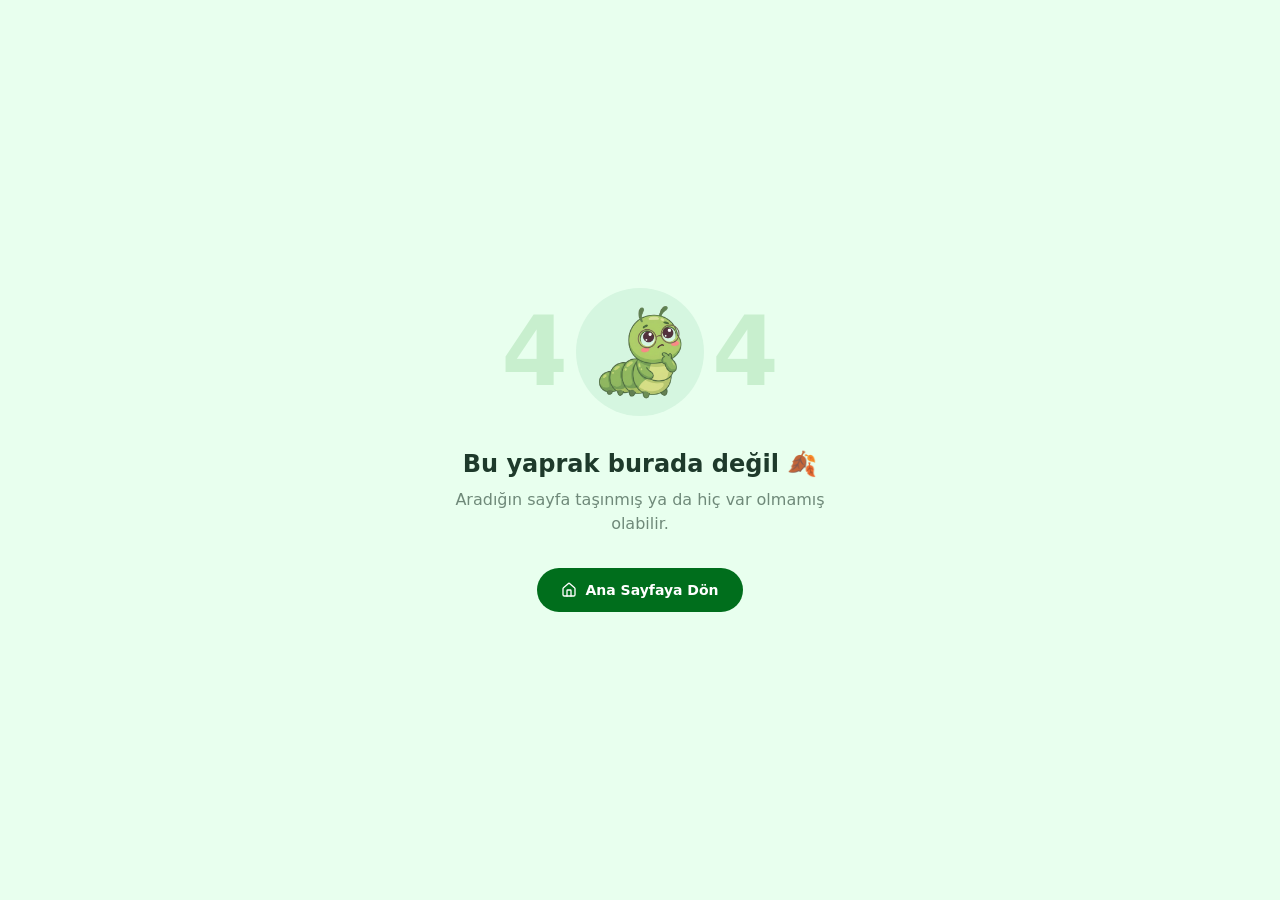
<file: 404/index.html>
<!DOCTYPE html><html lang="tr" class="scroll-smooth"><head><meta charSet="utf-8"/><meta name="viewport" content="width=device-width, initial-scale=1"/><link rel="stylesheet" href="/_next/static/chunks/2oukwep701y2b.css" data-precedence="next"/><link rel="preload" as="script" fetchPriority="low" href="/_next/static/chunks/05x84y1_lwagn.js"/><script src="/_next/static/chunks/27jktro2p5rq9.js" async=""></script><script src="/_next/static/chunks/0mr0fnckbkr54.js" async=""></script><script src="/_next/static/chunks/0iec5q4ack_04.js" async=""></script><script src="/_next/static/chunks/turbopack-16n8v03o51-74.js" async=""></script><script src="/_next/static/chunks/05-c3ty_6dwfk.js" async=""></script><script src="/_next/static/chunks/14mrh2-p_w84d.js" async=""></script><script src="/_next/static/chunks/0r0celii_8r3c.js" async=""></script><script src="/_next/static/chunks/0nq283f-vvhb5.js" async=""></script><meta name="robots" content="noindex"/><meta name="next-size-adjust" content=""/><title>Tırtıl — Tırtıldan kelebeğe</title><meta name="description" content="Yapay zekâ destekli kişisel YKS çalışma sistemi. Sen soru çözersin; Tırtıl seviyeni öğrenir, planını kurar, tam zamanında tekrar ettirir."/><meta property="og:title" content="Tırtıl — Tırtıldan kelebeğe"/><meta property="og:description" content="Yapay zekâ destekli kişisel YKS çalışma sistemi. 30 saniyede başla."/><meta property="og:locale" content="tr_TR"/><meta property="og:image" content="https://tirtil.ai/brand/og.png"/><meta property="og:type" content="website"/><meta name="twitter:card" content="summary_large_image"/><meta name="twitter:title" content="Tırtıl — Tırtıldan kelebeğe"/><meta name="twitter:description" content="Yapay zekâ destekli kişisel YKS çalışma sistemi. 30 saniyede başla."/><meta name="twitter:image" content="https://tirtil.ai/brand/og.png"/><link rel="icon" href="/favicon.ico?favicon.2tlxnkz2crffm.ico" sizes="48x48" type="image/x-icon"/><link rel="icon" href="/icon.png?icon.22xjb0_z-kx97.png" sizes="512x512" type="image/png"/><link rel="apple-touch-icon" href="/apple-icon.png?apple-icon.0fjeem_tnryy3.png" sizes="180x180" type="image/png"/><script>(function(){try{
var s=JSON.parse(localStorage.getItem('tirtil.v1.settings')||'{}');
var t=s.theme||'acik';
var mq=window.matchMedia('(prefers-color-scheme: dark)');
var dark=t==='koyu'||(t==='sistem'&&mq.matches);
document.documentElement.dataset.theme=dark?'dark':'light';
if(t==='sistem'){mq.addEventListener('change',function(e){document.documentElement.dataset.theme=e.matches?'dark':'light';});}
}catch(e){}})();</script><script src="/_next/static/chunks/0cz1d0mv5g_q7.js" noModule=""></script></head><body class="plus_jakarta_sans_5f188dd5-module__XdI8cW__variable nunito_sans_f8293ba3-module__VD43kG__variable caveat_c70e17b-module__fIFoJa__variable font-body antialiased"><div hidden=""><!--$--><!--/$--></div><div class="flex min-h-screen flex-col items-center justify-center bg-surface px-6 py-16 text-center"><div class="flex items-center justify-center gap-2"><span class="font-heading text-8xl font-extrabold leading-none text-leaf/20">4</span><div class="grid size-32 shrink-0 place-items-center rounded-full bg-container"><img alt="Düşünen Tırto" loading="lazy" width="86" height="95" decoding="async" data-nimg="1" style="color:transparent" src="/brand/poses/dusunen.png"/></div><span class="font-heading text-8xl font-extrabold leading-none text-leaf/20">4</span></div><h1 class="mt-8 font-heading text-2xl font-extrabold text-forest">Bu yaprak burada değil 🍂</h1><p class="mt-2 max-w-sm text-forest/60">Aradığın sayfa taşınmış ya da hiç var olmamış olabilir.</p><div class="mt-8 flex flex-wrap items-center justify-center gap-3"><a class="flex items-center gap-2 rounded-full bg-leaf-deep px-6 py-3 font-heading text-sm font-bold text-white transition hover:scale-105" href="/"><svg xmlns="http://www.w3.org/2000/svg" width="16" height="16" viewBox="0 0 24 24" fill="none" stroke="currentColor" stroke-width="2" stroke-linecap="round" stroke-linejoin="round" class="lucide lucide-house" aria-hidden="true"><path d="M15 21v-8a1 1 0 0 0-1-1h-4a1 1 0 0 0-1 1v8"></path><path d="M3 10a2 2 0 0 1 .709-1.528l7-6a2 2 0 0 1 2.582 0l7 6A2 2 0 0 1 21 10v9a2 2 0 0 1-2 2H5a2 2 0 0 1-2-2z"></path></svg>Ana Sayfaya Dön</a></div></div><!--$--><!--/$--><script src="/_next/static/chunks/05x84y1_lwagn.js" id="_R_" async=""></script><script>(self.__next_f=self.__next_f||[]).push([0])</script><script>self.__next_f.push([1,"1:\"$Sreact.fragment\"\n2:I[39756,[\"/_next/static/chunks/05-c3ty_6dwfk.js\",\"/_next/static/chunks/14mrh2-p_w84d.js\"],\"default\"]\n3:I[58298,[\"/_next/static/chunks/05-c3ty_6dwfk.js\",\"/_next/static/chunks/14mrh2-p_w84d.js\",\"/_next/static/chunks/0r0celii_8r3c.js\"],\"default\"]\n4:I[37457,[\"/_next/static/chunks/05-c3ty_6dwfk.js\",\"/_next/static/chunks/14mrh2-p_w84d.js\"],\"default\"]\n5:I[5500,[\"/_next/static/chunks/05-c3ty_6dwfk.js\",\"/_next/static/chunks/14mrh2-p_w84d.js\",\"/_next/static/chunks/0nq283f-vvhb5.js\"],\"Image\"]\n6:I[22016,[\"/_next/static/chunks/05-c3ty_6dwfk.js\",\"/_next/static/chunks/14mrh2-p_w84d.js\",\"/_next/static/chunks/0nq283f-vvhb5.js\"],\"\"]\n7:I[5014,[\"/_next/static/chunks/05-c3ty_6dwfk.js\",\"/_next/static/chunks/14mrh2-p_w84d.js\",\"/_next/static/chunks/0nq283f-vvhb5.js\"],\"default\"]\nd:I[68027,[\"/_next/static/chunks/05-c3ty_6dwfk.js\",\"/_next/static/chunks/14mrh2-p_w84d.js\"],\"default\",1]\n:HL[\"/_next/static/chunks/2oukwep701y2b.css\",\"style\"]\n"])</script><script>self.__next_f.push([1,"0:{\"P\":null,\"c\":[\"\",\"_not-found\",\"\"],\"q\":\"\",\"i\":false,\"f\":[[[\"\",{\"children\":[\"/_not-found\",{\"children\":[\"__PAGE__\",{}]}]},\"$undefined\",\"$undefined\",16],[[\"$\",\"$1\",\"c\",{\"children\":[[[\"$\",\"link\",\"0\",{\"rel\":\"stylesheet\",\"href\":\"/_next/static/chunks/2oukwep701y2b.css\",\"precedence\":\"next\",\"crossOrigin\":\"$undefined\",\"nonce\":\"$undefined\"}],[\"$\",\"script\",\"script-0\",{\"src\":\"/_next/static/chunks/05-c3ty_6dwfk.js\",\"async\":true,\"nonce\":\"$undefined\"}],[\"$\",\"script\",\"script-1\",{\"src\":\"/_next/static/chunks/14mrh2-p_w84d.js\",\"async\":true,\"nonce\":\"$undefined\"}]],[\"$\",\"html\",null,{\"lang\":\"tr\",\"className\":\"scroll-smooth\",\"suppressHydrationWarning\":true,\"children\":[[\"$\",\"head\",null,{\"children\":[\"$\",\"script\",null,{\"dangerouslySetInnerHTML\":{\"__html\":\"(function(){try{\\nvar s=JSON.parse(localStorage.getItem('tirtil.v1.settings')||'{}');\\nvar t=s.theme||'acik';\\nvar mq=window.matchMedia('(prefers-color-scheme: dark)');\\nvar dark=t==='koyu'||(t==='sistem'\u0026\u0026mq.matches);\\ndocument.documentElement.dataset.theme=dark?'dark':'light';\\nif(t==='sistem'){mq.addEventListener('change',function(e){document.documentElement.dataset.theme=e.matches?'dark':'light';});}\\n}catch(e){}})();\"}}]}],[\"$\",\"body\",null,{\"className\":\"plus_jakarta_sans_5f188dd5-module__XdI8cW__variable nunito_sans_f8293ba3-module__VD43kG__variable caveat_c70e17b-module__fIFoJa__variable font-body antialiased\",\"children\":[\"$\",\"$L2\",null,{\"parallelRouterKey\":\"children\",\"error\":\"$3\",\"errorStyles\":[],\"errorScripts\":[[\"$\",\"script\",\"script-0\",{\"src\":\"/_next/static/chunks/0r0celii_8r3c.js\",\"async\":true}]],\"template\":[\"$\",\"$L4\",null,{}],\"templateStyles\":\"$undefined\",\"templateScripts\":\"$undefined\",\"notFound\":[[\"$\",\"div\",null,{\"className\":\"flex min-h-screen flex-col items-center justify-center bg-surface px-6 py-16 text-center\",\"children\":[[\"$\",\"div\",null,{\"className\":\"flex items-center justify-center gap-2\",\"children\":[[\"$\",\"span\",null,{\"className\":\"font-heading text-8xl font-extrabold leading-none text-leaf/20\",\"children\":\"4\"}],[\"$\",\"div\",null,{\"className\":\"grid size-32 shrink-0 place-items-center rounded-full bg-container\",\"children\":[\"$\",\"$L5\",null,{\"src\":\"/brand/poses/dusunen.png\",\"alt\":\"Düşünen Tırto\",\"width\":86,\"height\":95}]}],[\"$\",\"span\",null,{\"className\":\"font-heading text-8xl font-extrabold leading-none text-leaf/20\",\"children\":\"4\"}]]}],[\"$\",\"h1\",null,{\"className\":\"mt-8 font-heading text-2xl font-extrabold text-forest\",\"children\":\"Bu yaprak burada değil 🍂\"}],[\"$\",\"p\",null,{\"className\":\"mt-2 max-w-sm text-forest/60\",\"children\":\"Aradığın sayfa taşınmış ya da hiç var olmamış olabilir.\"}],[\"$\",\"div\",null,{\"className\":\"mt-8 flex flex-wrap items-center justify-center gap-3\",\"children\":[[\"$\",\"$L6\",null,{\"href\":\"/\",\"className\":\"flex items-center gap-2 rounded-full bg-leaf-deep px-6 py-3 font-heading text-sm font-bold text-white transition hover:scale-105\",\"children\":[[\"$\",\"$L7\",null,{\"ref\":\"$undefined\",\"iconNode\":[[\"path\",{\"d\":\"M15 21v-8a1 1 0 0 0-1-1h-4a1 1 0 0 0-1 1v8\",\"key\":\"5wwlr5\"}],[\"path\",{\"d\":\"M3 10a2 2 0 0 1 .709-1.528l7-6a2 2 0 0 1 2.582 0l7 6A2 2 0 0 1 21 10v9a2 2 0 0 1-2 2H5a2 2 0 0 1-2-2z\",\"key\":\"r6nss1\"}]],\"className\":\"lucide-house\",\"size\":16}],\"Ana Sayfaya Dön\"]}],false]}]]}],[]],\"forbidden\":\"$undefined\",\"unauthorized\":\"$undefined\"}]}]]}]]}],{\"children\":[[\"$\",\"$1\",\"c\",{\"children\":[null,[\"$\",\"$L2\",null,{\"parallelRouterKey\":\"children\",\"error\":\"$undefined\",\"errorStyles\":\"$undefined\",\"errorScripts\":\"$undefined\",\"template\":[\"$\",\"$L4\",null,{}],\"templateStyles\":\"$undefined\",\"templateScripts\":\"$undefined\",\"notFound\":\"$undefined\",\"forbidden\":\"$undefined\",\"unauthorized\":\"$undefined\"}]]}],{\"children\":[[\"$\",\"$1\",\"c\",{\"children\":[[\"$\",\"div\",null,{\"className\":\"flex min-h-screen flex-col items-center justify-center bg-surface px-6 py-16 text-center\",\"children\":[[\"$\",\"div\",null,{\"className\":\"flex items-center justify-center gap-2\",\"children\":[[\"$\",\"span\",null,{\"className\":\"font-heading text-8xl font-extrabold leading-none text-leaf/20\",\"children\":\"4\"}],[\"$\",\"div\",null,{\"className\":\"grid size-32 shrink-0 place-items-center rounded-full bg-container\",\"children\":[\"$\",\"$L5\",null,{\"src\":\"/brand/poses/dusunen.png\",\"alt\":\"Düşünen Tırto\",\"width\":86,\"height\":95}]}],[\"$\",\"span\",null,{\"className\":\"font-heading text-8xl font-extrabold leading-none text-leaf/20\",\"children\":\"4\"}]]}],[\"$\",\"h1\",null,{\"className\":\"mt-8 font-heading text-2xl font-extrabold text-forest\",\"children\":\"Bu yaprak burada değil 🍂\"}],[\"$\",\"p\",null,{\"className\":\"mt-2 max-w-sm text-forest/60\",\"children\":\"Aradığın sayfa taşınmış ya da hiç var olmamış olabilir.\"}],\"$L8\"]}],[\"$L9\"],\"$La\"]}],{},null,false,null]},null,false,\"$@b\"]},null,false,null],\"$Lc\",false]],\"m\":\"$undefined\",\"G\":[\"$d\",[\"$Le\"]],\"S\":true,\"h\":null,\"s\":\"$undefined\",\"l\":\"$undefined\",\"p\":\"$undefined\",\"d\":\"$undefined\",\"b\":\"vSYhPjRNKFvIXgZETv2WD\"}\n"])</script><script>self.__next_f.push([1,"f:I[97367,[\"/_next/static/chunks/05-c3ty_6dwfk.js\",\"/_next/static/chunks/14mrh2-p_w84d.js\"],\"OutletBoundary\"]\n10:\"$Sreact.suspense\"\n13:I[97367,[\"/_next/static/chunks/05-c3ty_6dwfk.js\",\"/_next/static/chunks/14mrh2-p_w84d.js\"],\"ViewportBoundary\"]\n15:I[97367,[\"/_next/static/chunks/05-c3ty_6dwfk.js\",\"/_next/static/chunks/14mrh2-p_w84d.js\"],\"MetadataBoundary\"]\n8:[\"$\",\"div\",null,{\"className\":\"mt-8 flex flex-wrap items-center justify-center gap-3\",\"children\":[[\"$\",\"$L6\",null,{\"href\":\"/\",\"className\":\"flex items-center gap-2 rounded-full bg-leaf-deep px-6 py-3 font-heading text-sm font-bold text-white transition hover:scale-105\",\"children\":[[\"$\",\"$L7\",null,{\"ref\":\"$undefined\",\"iconNode\":\"$0:f:0:1:0:props:children:1:props:children:1:props:children:props:notFound:0:props:children:3:props:children:0:props:children:0:props:iconNode\",\"className\":\"lucide-house\",\"size\":16}],\"Ana Sayfaya Dön\"]}],false]}]\n9:[\"$\",\"script\",\"script-0\",{\"src\":\"/_next/static/chunks/0nq283f-vvhb5.js\",\"async\":true,\"nonce\":\"$undefined\"}]\na:[\"$\",\"$Lf\",null,{\"children\":[\"$\",\"$10\",null,{\"name\":\"Next.MetadataOutlet\",\"children\":\"$@11\"}]}]\n12:[]\nb:\"$W12\"\nc:[\"$\",\"$1\",\"h\",{\"children\":[[\"$\",\"meta\",null,{\"name\":\"robots\",\"content\":\"noindex\"}],[\"$\",\"$L13\",null,{\"children\":\"$L14\"}],[\"$\",\"div\",null,{\"hidden\":true,\"children\":[\"$\",\"$L15\",null,{\"children\":[\"$\",\"$10\",null,{\"name\":\"Next.Metadata\",\"children\":\"$L16\"}]}]}],[\"$\",\"meta\",null,{\"name\":\"next-size-adjust\",\"content\":\"\"}]]}]\ne:[\"$\",\"link\",\"0\",{\"rel\":\"stylesheet\",\"href\":\"/_next/static/chunks/2oukwep701y2b.css\",\"precedence\":\"next\",\"crossOrigin\":\"$undefined\",\"nonce\":\"$undefined\"}]\n"])</script><script>self.__next_f.push([1,"14:[[\"$\",\"meta\",\"0\",{\"charSet\":\"utf-8\"}],[\"$\",\"meta\",\"1\",{\"name\":\"viewport\",\"content\":\"width=device-width, initial-scale=1\"}]]\n"])</script><script>self.__next_f.push([1,"17:I[27201,[\"/_next/static/chunks/05-c3ty_6dwfk.js\",\"/_next/static/chunks/14mrh2-p_w84d.js\"],\"IconMark\"]\n11:null\n"])</script><script>self.__next_f.push([1,"16:[[\"$\",\"title\",\"0\",{\"children\":\"Tırtıl — Tırtıldan kelebeğe\"}],[\"$\",\"meta\",\"1\",{\"name\":\"description\",\"content\":\"Yapay zekâ destekli kişisel YKS çalışma sistemi. Sen soru çözersin; Tırtıl seviyeni öğrenir, planını kurar, tam zamanında tekrar ettirir.\"}],[\"$\",\"meta\",\"2\",{\"property\":\"og:title\",\"content\":\"Tırtıl — Tırtıldan kelebeğe\"}],[\"$\",\"meta\",\"3\",{\"property\":\"og:description\",\"content\":\"Yapay zekâ destekli kişisel YKS çalışma sistemi. 30 saniyede başla.\"}],[\"$\",\"meta\",\"4\",{\"property\":\"og:locale\",\"content\":\"tr_TR\"}],[\"$\",\"meta\",\"5\",{\"property\":\"og:image\",\"content\":\"https://tirtil.ai/brand/og.png\"}],[\"$\",\"meta\",\"6\",{\"property\":\"og:type\",\"content\":\"website\"}],[\"$\",\"meta\",\"7\",{\"name\":\"twitter:card\",\"content\":\"summary_large_image\"}],[\"$\",\"meta\",\"8\",{\"name\":\"twitter:title\",\"content\":\"Tırtıl — Tırtıldan kelebeğe\"}],[\"$\",\"meta\",\"9\",{\"name\":\"twitter:description\",\"content\":\"Yapay zekâ destekli kişisel YKS çalışma sistemi. 30 saniyede başla.\"}],[\"$\",\"meta\",\"10\",{\"name\":\"twitter:image\",\"content\":\"https://tirtil.ai/brand/og.png\"}],[\"$\",\"link\",\"11\",{\"rel\":\"icon\",\"href\":\"/favicon.ico?favicon.2tlxnkz2crffm.ico\",\"sizes\":\"48x48\",\"type\":\"image/x-icon\"}],[\"$\",\"link\",\"12\",{\"rel\":\"icon\",\"href\":\"/icon.png?icon.22xjb0_z-kx97.png\",\"sizes\":\"512x512\",\"type\":\"image/png\"}],[\"$\",\"link\",\"13\",{\"rel\":\"apple-touch-icon\",\"href\":\"/apple-icon.png?apple-icon.0fjeem_tnryy3.png\",\"sizes\":\"180x180\",\"type\":\"image/png\"}],[\"$\",\"$L17\",\"14\",{}]]\n"])</script></body></html>
</file>
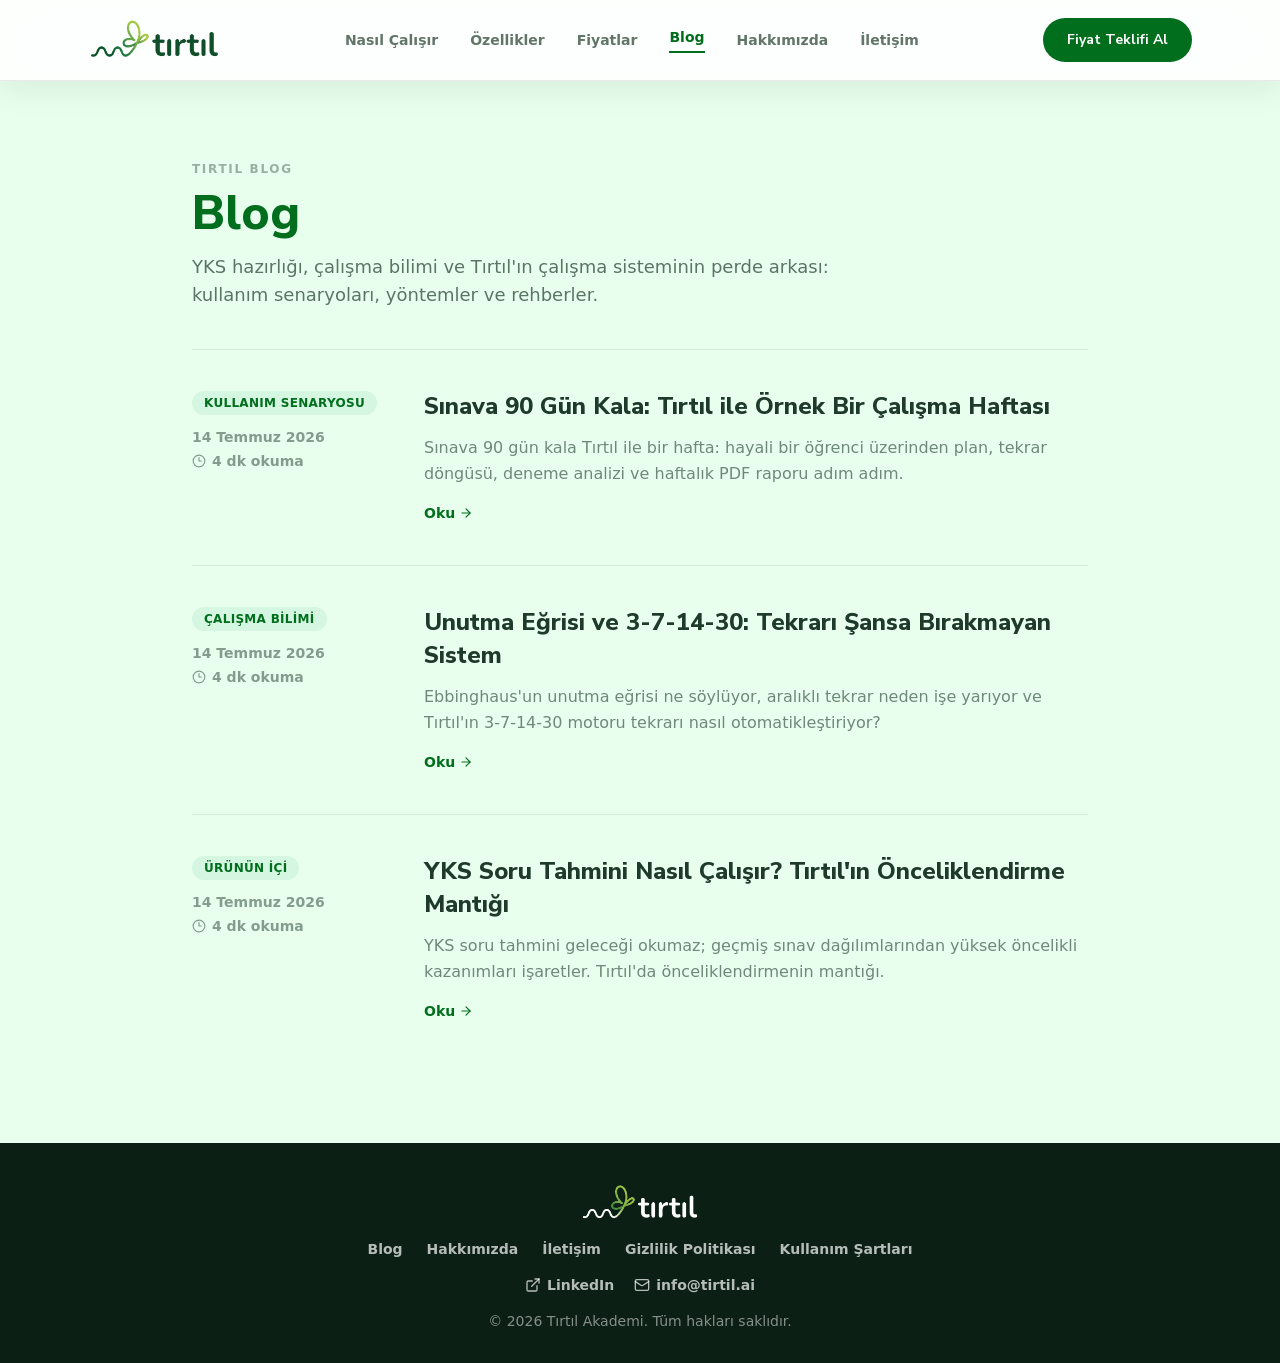
<file: blog/index.html>
<!DOCTYPE html><html lang="tr" class="scroll-smooth"><head><meta charSet="utf-8"/><meta name="viewport" content="width=device-width, initial-scale=1"/><link rel="preload" href="/_next/static/media/11cc37d7380d16b4-s.p.27riv1g955cgo.woff2" as="font" crossorigin="" type="font/woff2"/><link rel="preload" href="/_next/static/media/1a099d89ee94ee96-s.p.35a5cae5tspm2.woff2" as="font" crossorigin="" type="font/woff2"/><link rel="preload" href="/_next/static/media/24ce79ed121239f3-s.p.187m47s3z4syd.woff2" as="font" crossorigin="" type="font/woff2"/><link rel="preload" as="image" href="/brand/tirtil-kilit.png"/><link rel="stylesheet" href="/_next/static/chunks/2oukwep701y2b.css" data-precedence="next"/><link rel="preload" as="script" fetchPriority="low" href="/_next/static/chunks/05x84y1_lwagn.js"/><script src="/_next/static/chunks/27jktro2p5rq9.js" async=""></script><script src="/_next/static/chunks/0mr0fnckbkr54.js" async=""></script><script src="/_next/static/chunks/0iec5q4ack_04.js" async=""></script><script src="/_next/static/chunks/turbopack-16n8v03o51-74.js" async=""></script><script src="/_next/static/chunks/05-c3ty_6dwfk.js" async=""></script><script src="/_next/static/chunks/14mrh2-p_w84d.js" async=""></script><script src="/_next/static/chunks/0r0celii_8r3c.js" async=""></script><script src="/_next/static/chunks/3fdm_fy_9vxth.js" async=""></script><meta name="next-size-adjust" content=""/><title>Blog — Tırtıl</title><meta name="description" content="YKS hazırlığı, çalışma bilimi ve Tırtıl&#x27;ın çalışma sistemine dair kullanım senaryoları ve rehberler."/><meta property="og:title" content="Tırtıl — Tırtıldan kelebeğe"/><meta property="og:description" content="Yapay zekâ destekli kişisel YKS çalışma sistemi. 30 saniyede başla."/><meta property="og:locale" content="tr_TR"/><meta property="og:image" content="https://tirtil.ai/brand/og.png"/><meta property="og:type" content="website"/><meta name="twitter:card" content="summary_large_image"/><meta name="twitter:title" content="Tırtıl — Tırtıldan kelebeğe"/><meta name="twitter:description" content="Yapay zekâ destekli kişisel YKS çalışma sistemi. 30 saniyede başla."/><meta name="twitter:image" content="https://tirtil.ai/brand/og.png"/><link rel="icon" href="/favicon.ico?favicon.2tlxnkz2crffm.ico" sizes="48x48" type="image/x-icon"/><link rel="icon" href="/icon.png?icon.22xjb0_z-kx97.png" sizes="512x512" type="image/png"/><link rel="apple-touch-icon" href="/apple-icon.png?apple-icon.0fjeem_tnryy3.png" sizes="180x180" type="image/png"/><script>(function(){try{
var s=JSON.parse(localStorage.getItem('tirtil.v1.settings')||'{}');
var t=s.theme||'acik';
var mq=window.matchMedia('(prefers-color-scheme: dark)');
var dark=t==='koyu'||(t==='sistem'&&mq.matches);
document.documentElement.dataset.theme=dark?'dark':'light';
if(t==='sistem'){mq.addEventListener('change',function(e){document.documentElement.dataset.theme=e.matches?'dark':'light';});}
}catch(e){}})();</script><script src="/_next/static/chunks/0cz1d0mv5g_q7.js" noModule=""></script></head><body class="plus_jakarta_sans_5f188dd5-module__XdI8cW__variable nunito_sans_f8293ba3-module__VD43kG__variable caveat_c70e17b-module__fIFoJa__variable font-body antialiased"><div hidden=""><!--$--><!--/$--></div><div class="marketing-theme flex min-h-screen flex-col bg-surface"><header class="sticky top-0 z-[100] border-b border-forest/10 bg-white/90 shadow-[0_8px_32px_rgba(11,31,20,0.08)] backdrop-blur-xl backdrop-saturate-150"><div class="mx-auto flex h-20 max-w-6xl items-center justify-between gap-3 px-4 sm:px-6"><a class="flex shrink-0 items-center" href="/"><img alt="Tırtıl" width="875" height="290" decoding="async" data-nimg="1" class="h-9 w-auto sm:h-11" style="color:transparent" src="/brand/tirtil-kilit.png"/></a><nav class="hidden items-center gap-8 md:flex"><a class="font-body text-sm font-bold transition-colors text-forest/70 hover:text-leaf-deep" href="/#nasil-calisir">Nasıl Çalışır</a><a class="font-body text-sm font-bold transition-colors text-forest/70 hover:text-leaf-deep" href="/#ozellikler">Özellikler</a><a class="font-body text-sm font-bold transition-colors text-forest/70 hover:text-leaf-deep" href="/#fiyatlar">Fiyatlar</a><a class="font-body text-sm font-bold transition-colors border-b-2 border-leaf-deep pb-1 text-leaf-deep" href="/blog/">Blog</a><a class="font-body text-sm font-bold transition-colors text-forest/70 hover:text-leaf-deep" href="/#hakkimizda">Hakkımızda</a><a class="font-body text-sm font-bold transition-colors text-forest/70 hover:text-leaf-deep" href="/#iletisim">İletişim</a></nav><div class="flex items-center gap-1.5"><a class="inline-flex items-center justify-center gap-2 rounded-full px-6 py-3 text-center font-heading text-sm font-bold transition bg-leaf-deep text-white hover:scale-105 hover:brightness-110 whitespace-nowrap" href="/#iletisim">Fiyat Teklifi Al</a><button type="button" aria-label="Menüyü aç" aria-expanded="false" class="flex h-10 w-10 shrink-0 cursor-pointer items-center justify-center rounded-full text-forest transition hover:bg-container md:hidden"><svg xmlns="http://www.w3.org/2000/svg" width="24" height="24" viewBox="0 0 24 24" fill="none" stroke="currentColor" stroke-width="2" stroke-linecap="round" stroke-linejoin="round" class="lucide lucide-menu h-6 w-6" aria-hidden="true"><path d="M4 5h16"></path><path d="M4 12h16"></path><path d="M4 19h16"></path></svg></button></div></div></header><main class="flex-1"><section class="min-h-[calc(100svh-5rem)] bg-surface px-6 py-20"><div class="mx-auto max-w-4xl"><p class="text-xs font-extrabold uppercase tracking-[0.14em] text-forest/40">Tırtıl Blog</p><h1 class="mt-3 font-heading text-4xl font-extrabold text-leaf-deep sm:text-5xl">Blog</h1><p class="mt-4 max-w-2xl text-lg text-forest/70">YKS hazırlığı, çalışma bilimi ve Tırtıl&#x27;ın çalışma sisteminin perde arkası: kullanım senaryoları, yöntemler ve rehberler.</p><div class="mt-10 divide-y divide-forest/10 border-t border-forest/10"><a class="group flex flex-col gap-4 py-10 sm:flex-row sm:gap-10" href="/blog/sinava-90-gun-kala-ornek-bir-hafta/"><div class="shrink-0 sm:w-48"><span class="inline-flex items-center rounded-full bg-container px-3 py-1 text-xs font-extrabold uppercase tracking-wide text-leaf-deep">Kullanım senaryosu</span><p class="mt-3 text-sm font-bold text-forest/50">14 Temmuz 2026</p><p class="mt-1 inline-flex items-center gap-1.5 text-sm font-bold text-forest/50"><svg xmlns="http://www.w3.org/2000/svg" width="24" height="24" viewBox="0 0 24 24" fill="none" stroke="currentColor" stroke-width="2" stroke-linecap="round" stroke-linejoin="round" class="lucide lucide-clock3 lucide-clock-3 h-3.5 w-3.5" aria-hidden="true"><circle cx="12" cy="12" r="10"></circle><path d="M12 6v6h4"></path></svg>4<!-- --> dk okuma</p></div><div class="flex-1"><h2 class="font-heading text-xl font-extrabold leading-snug text-forest group-hover:text-leaf-deep sm:text-2xl">Sınava 90 Gün Kala: Tırtıl ile Örnek Bir Çalışma Haftası</h2><p class="mt-3 leading-relaxed text-forest/60">Sınava 90 gün kala Tırtıl ile bir hafta: hayali bir öğrenci üzerinden plan, tekrar döngüsü, deneme analizi ve haftalık PDF raporu adım adım.</p><span class="mt-4 inline-flex items-center gap-1 text-sm font-bold text-leaf-deep">Oku<svg xmlns="http://www.w3.org/2000/svg" width="24" height="24" viewBox="0 0 24 24" fill="none" stroke="currentColor" stroke-width="2" stroke-linecap="round" stroke-linejoin="round" class="lucide lucide-arrow-right h-3.5 w-3.5 transition-transform group-hover:translate-x-0.5" aria-hidden="true"><path d="M5 12h14"></path><path d="m12 5 7 7-7 7"></path></svg></span></div></a><a class="group flex flex-col gap-4 py-10 sm:flex-row sm:gap-10" href="/blog/unutma-egrisi-ve-3-7-14-30/"><div class="shrink-0 sm:w-48"><span class="inline-flex items-center rounded-full bg-container px-3 py-1 text-xs font-extrabold uppercase tracking-wide text-leaf-deep">Çalışma bilimi</span><p class="mt-3 text-sm font-bold text-forest/50">14 Temmuz 2026</p><p class="mt-1 inline-flex items-center gap-1.5 text-sm font-bold text-forest/50"><svg xmlns="http://www.w3.org/2000/svg" width="24" height="24" viewBox="0 0 24 24" fill="none" stroke="currentColor" stroke-width="2" stroke-linecap="round" stroke-linejoin="round" class="lucide lucide-clock3 lucide-clock-3 h-3.5 w-3.5" aria-hidden="true"><circle cx="12" cy="12" r="10"></circle><path d="M12 6v6h4"></path></svg>4<!-- --> dk okuma</p></div><div class="flex-1"><h2 class="font-heading text-xl font-extrabold leading-snug text-forest group-hover:text-leaf-deep sm:text-2xl">Unutma Eğrisi ve 3-7-14-30: Tekrarı Şansa Bırakmayan Sistem</h2><p class="mt-3 leading-relaxed text-forest/60">Ebbinghaus&#x27;un unutma eğrisi ne söylüyor, aralıklı tekrar neden işe yarıyor ve Tırtıl&#x27;ın 3-7-14-30 motoru tekrarı nasıl otomatikleştiriyor?</p><span class="mt-4 inline-flex items-center gap-1 text-sm font-bold text-leaf-deep">Oku<svg xmlns="http://www.w3.org/2000/svg" width="24" height="24" viewBox="0 0 24 24" fill="none" stroke="currentColor" stroke-width="2" stroke-linecap="round" stroke-linejoin="round" class="lucide lucide-arrow-right h-3.5 w-3.5 transition-transform group-hover:translate-x-0.5" aria-hidden="true"><path d="M5 12h14"></path><path d="m12 5 7 7-7 7"></path></svg></span></div></a><a class="group flex flex-col gap-4 py-10 sm:flex-row sm:gap-10" href="/blog/yks-soru-tahmini-nasil-calisir/"><div class="shrink-0 sm:w-48"><span class="inline-flex items-center rounded-full bg-container px-3 py-1 text-xs font-extrabold uppercase tracking-wide text-leaf-deep">Ürünün içi</span><p class="mt-3 text-sm font-bold text-forest/50">14 Temmuz 2026</p><p class="mt-1 inline-flex items-center gap-1.5 text-sm font-bold text-forest/50"><svg xmlns="http://www.w3.org/2000/svg" width="24" height="24" viewBox="0 0 24 24" fill="none" stroke="currentColor" stroke-width="2" stroke-linecap="round" stroke-linejoin="round" class="lucide lucide-clock3 lucide-clock-3 h-3.5 w-3.5" aria-hidden="true"><circle cx="12" cy="12" r="10"></circle><path d="M12 6v6h4"></path></svg>4<!-- --> dk okuma</p></div><div class="flex-1"><h2 class="font-heading text-xl font-extrabold leading-snug text-forest group-hover:text-leaf-deep sm:text-2xl">YKS Soru Tahmini Nasıl Çalışır? Tırtıl&#x27;ın Önceliklendirme Mantığı</h2><p class="mt-3 leading-relaxed text-forest/60">YKS soru tahmini geleceği okumaz; geçmiş sınav dağılımlarından yüksek öncelikli kazanımları işaretler. Tırtıl&#x27;da önceliklendirmenin mantığı.</p><span class="mt-4 inline-flex items-center gap-1 text-sm font-bold text-leaf-deep">Oku<svg xmlns="http://www.w3.org/2000/svg" width="24" height="24" viewBox="0 0 24 24" fill="none" stroke="currentColor" stroke-width="2" stroke-linecap="round" stroke-linejoin="round" class="lucide lucide-arrow-right h-3.5 w-3.5 transition-transform group-hover:translate-x-0.5" aria-hidden="true"><path d="M5 12h14"></path><path d="m12 5 7 7-7 7"></path></svg></span></div></a></div></div></section><!--$--><!--/$--></main><footer class="bg-forest-night px-6 pb-8 pt-10"><div class="mx-auto flex max-w-6xl flex-col items-center gap-4 text-center"><img alt="Tırtıl" loading="lazy" width="875" height="290" decoding="async" data-nimg="1" class="h-10 w-auto" style="color:transparent" src="/brand/tirtil-kilit-koyu.png"/><nav class="flex flex-wrap justify-center gap-6"><a class="text-sm font-bold text-white/70 transition hover:text-lime hover:underline" href="/blog/">Blog</a><a class="text-sm font-bold text-white/70 transition hover:text-lime hover:underline" href="/#hakkimizda">Hakkımızda</a><a class="text-sm font-bold text-white/70 transition hover:text-lime hover:underline" href="/#iletisim">İletişim</a><a class="text-sm font-bold text-white/70 transition hover:text-lime hover:underline" href="/gizlilik/">Gizlilik Politikası</a><a class="text-sm font-bold text-white/70 transition hover:text-lime hover:underline" href="/kosullar/">Kullanım Şartları</a></nav><div class="flex items-center gap-5"><a href="https://www.linkedin.com/company/tirtil" target="_blank" rel="noopener noreferrer" class="inline-flex items-center gap-1.5 text-sm font-bold text-white/70 transition hover:text-lime"><svg xmlns="http://www.w3.org/2000/svg" width="24" height="24" viewBox="0 0 24 24" fill="none" stroke="currentColor" stroke-width="2" stroke-linecap="round" stroke-linejoin="round" class="lucide lucide-external-link h-4 w-4" aria-hidden="true"><path d="M15 3h6v6"></path><path d="M10 14 21 3"></path><path d="M18 13v6a2 2 0 0 1-2 2H5a2 2 0 0 1-2-2V8a2 2 0 0 1 2-2h6"></path></svg> LinkedIn</a><a href="mailto:info@tirtil.ai" class="inline-flex items-center gap-1.5 text-sm font-bold text-white/70 transition hover:text-lime"><svg xmlns="http://www.w3.org/2000/svg" width="24" height="24" viewBox="0 0 24 24" fill="none" stroke="currentColor" stroke-width="2" stroke-linecap="round" stroke-linejoin="round" class="lucide lucide-mail h-4 w-4" aria-hidden="true"><path d="m22 7-8.991 5.727a2 2 0 0 1-2.009 0L2 7"></path><rect x="2" y="4" width="20" height="16" rx="2"></rect></svg> <!-- -->info@tirtil.ai</a></div><p class="text-sm text-white/50">© <!-- -->2026<!-- --> <!-- -->Tırtıl Akademi<!-- -->. Tüm hakları saklıdır.</p></div></footer></div><script src="/_next/static/chunks/05x84y1_lwagn.js" id="_R_" async=""></script><script>(self.__next_f=self.__next_f||[]).push([0])</script><script>self.__next_f.push([1,"1:\"$Sreact.fragment\"\n2:I[39756,[\"/_next/static/chunks/05-c3ty_6dwfk.js\",\"/_next/static/chunks/14mrh2-p_w84d.js\"],\"default\"]\n3:I[58298,[\"/_next/static/chunks/05-c3ty_6dwfk.js\",\"/_next/static/chunks/14mrh2-p_w84d.js\",\"/_next/static/chunks/0r0celii_8r3c.js\"],\"default\"]\n4:I[37457,[\"/_next/static/chunks/05-c3ty_6dwfk.js\",\"/_next/static/chunks/14mrh2-p_w84d.js\"],\"default\"]\n5:I[5500,[\"/_next/static/chunks/05-c3ty_6dwfk.js\",\"/_next/static/chunks/14mrh2-p_w84d.js\",\"/_next/static/chunks/3fdm_fy_9vxth.js\"],\"Image\"]\n6:I[22016,[\"/_next/static/chunks/05-c3ty_6dwfk.js\",\"/_next/static/chunks/14mrh2-p_w84d.js\",\"/_next/static/chunks/3fdm_fy_9vxth.js\"],\"\"]\n7:I[5014,[\"/_next/static/chunks/05-c3ty_6dwfk.js\",\"/_next/static/chunks/14mrh2-p_w84d.js\",\"/_next/static/chunks/3fdm_fy_9vxth.js\"],\"default\"]\n8:I[23672,[\"/_next/static/chunks/05-c3ty_6dwfk.js\",\"/_next/static/chunks/14mrh2-p_w84d.js\",\"/_next/static/chunks/3fdm_fy_9vxth.js\"],\"MarketingNavbar\"]\n11:I[68027,[\"/_next/static/chunks/05-c3ty_6dwfk.js\",\"/_next/static/chunks/14mrh2-p_w84d.js\"],\"default\",1]\n:HL[\"/_next/static/chunks/2oukwep701y2b.css\",\"style\"]\n:HL[\"/_next/static/media/11cc37d7380d16b4-s.p.27riv1g955cgo.woff2\",\"font\",{\"crossOrigin\":\"\",\"type\":\"font/woff2\"}]\n:HL[\"/_next/static/media/1a099d89ee94ee96-s.p.35a5cae5tspm2.woff2\",\"font\",{\"crossOrigin\":\"\",\"type\":\"font/woff2\"}]\n:HL[\"/_next/static/media/24ce79ed121239f3-s.p.187m47s3z4syd.woff2\",\"font\",{\"crossOrigin\":\"\",\"type\":\"font/woff2\"}]\n"])</script><script>self.__next_f.push([1,"0:{\"P\":null,\"c\":[\"\",\"blog\",\"\"],\"q\":\"\",\"i\":false,\"f\":[[[\"\",{\"children\":[\"(marketing)\",{\"children\":[\"blog\",{\"children\":[\"__PAGE__\",{}]}]}]},\"$undefined\",\"$undefined\",16],[[\"$\",\"$1\",\"c\",{\"children\":[[[\"$\",\"link\",\"0\",{\"rel\":\"stylesheet\",\"href\":\"/_next/static/chunks/2oukwep701y2b.css\",\"precedence\":\"next\",\"crossOrigin\":\"$undefined\",\"nonce\":\"$undefined\"}],[\"$\",\"script\",\"script-0\",{\"src\":\"/_next/static/chunks/05-c3ty_6dwfk.js\",\"async\":true,\"nonce\":\"$undefined\"}],[\"$\",\"script\",\"script-1\",{\"src\":\"/_next/static/chunks/14mrh2-p_w84d.js\",\"async\":true,\"nonce\":\"$undefined\"}]],[\"$\",\"html\",null,{\"lang\":\"tr\",\"className\":\"scroll-smooth\",\"suppressHydrationWarning\":true,\"children\":[[\"$\",\"head\",null,{\"children\":[\"$\",\"script\",null,{\"dangerouslySetInnerHTML\":{\"__html\":\"(function(){try{\\nvar s=JSON.parse(localStorage.getItem('tirtil.v1.settings')||'{}');\\nvar t=s.theme||'acik';\\nvar mq=window.matchMedia('(prefers-color-scheme: dark)');\\nvar dark=t==='koyu'||(t==='sistem'\u0026\u0026mq.matches);\\ndocument.documentElement.dataset.theme=dark?'dark':'light';\\nif(t==='sistem'){mq.addEventListener('change',function(e){document.documentElement.dataset.theme=e.matches?'dark':'light';});}\\n}catch(e){}})();\"}}]}],[\"$\",\"body\",null,{\"className\":\"plus_jakarta_sans_5f188dd5-module__XdI8cW__variable nunito_sans_f8293ba3-module__VD43kG__variable caveat_c70e17b-module__fIFoJa__variable font-body antialiased\",\"children\":[\"$\",\"$L2\",null,{\"parallelRouterKey\":\"children\",\"error\":\"$3\",\"errorStyles\":[],\"errorScripts\":[[\"$\",\"script\",\"script-0\",{\"src\":\"/_next/static/chunks/0r0celii_8r3c.js\",\"async\":true}]],\"template\":[\"$\",\"$L4\",null,{}],\"templateStyles\":\"$undefined\",\"templateScripts\":\"$undefined\",\"notFound\":[[\"$\",\"div\",null,{\"className\":\"flex min-h-screen flex-col items-center justify-center bg-surface px-6 py-16 text-center\",\"children\":[[\"$\",\"div\",null,{\"className\":\"flex items-center justify-center gap-2\",\"children\":[[\"$\",\"span\",null,{\"className\":\"font-heading text-8xl font-extrabold leading-none text-leaf/20\",\"children\":\"4\"}],[\"$\",\"div\",null,{\"className\":\"grid size-32 shrink-0 place-items-center rounded-full bg-container\",\"children\":[\"$\",\"$L5\",null,{\"src\":\"/brand/poses/dusunen.png\",\"alt\":\"Düşünen Tırto\",\"width\":86,\"height\":95}]}],[\"$\",\"span\",null,{\"className\":\"font-heading text-8xl font-extrabold leading-none text-leaf/20\",\"children\":\"4\"}]]}],[\"$\",\"h1\",null,{\"className\":\"mt-8 font-heading text-2xl font-extrabold text-forest\",\"children\":\"Bu yaprak burada değil 🍂\"}],[\"$\",\"p\",null,{\"className\":\"mt-2 max-w-sm text-forest/60\",\"children\":\"Aradığın sayfa taşınmış ya da hiç var olmamış olabilir.\"}],[\"$\",\"div\",null,{\"className\":\"mt-8 flex flex-wrap items-center justify-center gap-3\",\"children\":[[\"$\",\"$L6\",null,{\"href\":\"/\",\"className\":\"flex items-center gap-2 rounded-full bg-leaf-deep px-6 py-3 font-heading text-sm font-bold text-white transition hover:scale-105\",\"children\":[[\"$\",\"$L7\",null,{\"ref\":\"$undefined\",\"iconNode\":[[\"path\",{\"d\":\"M15 21v-8a1 1 0 0 0-1-1h-4a1 1 0 0 0-1 1v8\",\"key\":\"5wwlr5\"}],[\"path\",{\"d\":\"M3 10a2 2 0 0 1 .709-1.528l7-6a2 2 0 0 1 2.582 0l7 6A2 2 0 0 1 21 10v9a2 2 0 0 1-2 2H5a2 2 0 0 1-2-2z\",\"key\":\"r6nss1\"}]],\"className\":\"lucide-house\",\"size\":16}],\"Ana Sayfaya Dön\"]}],false]}]]}],[]],\"forbidden\":\"$undefined\",\"unauthorized\":\"$undefined\"}]}]]}]]}],{\"children\":[[\"$\",\"$1\",\"c\",{\"children\":[[[\"$\",\"script\",\"script-0\",{\"src\":\"/_next/static/chunks/3fdm_fy_9vxth.js\",\"async\":true,\"nonce\":\"$undefined\"}]],[\"$\",\"div\",null,{\"className\":\"marketing-theme flex min-h-screen flex-col bg-surface\",\"children\":[[\"$\",\"$L8\",null,{}],[\"$\",\"main\",null,{\"className\":\"flex-1\",\"children\":[\"$\",\"$L2\",null,{\"parallelRouterKey\":\"children\",\"error\":\"$undefined\",\"errorStyles\":\"$undefined\",\"errorScripts\":\"$undefined\",\"template\":[\"$\",\"$L4\",null,{}],\"templateStyles\":\"$undefined\",\"templateScripts\":\"$undefined\",\"notFound\":[[\"$\",\"div\",null,{\"className\":\"flex min-h-screen flex-col items-center justify-center bg-surface px-6 py-16 text-center\",\"children\":[[\"$\",\"div\",null,{\"className\":\"flex items-center justify-center gap-2\",\"children\":[[\"$\",\"span\",null,{\"className\":\"font-heading text-8xl font-extrabold leading-none text-leaf/20\",\"children\":\"4\"}],[\"$\",\"div\",null,{\"className\":\"grid size-32 shrink-0 place-items-center rounded-full bg-container\",\"children\":[\"$\",\"$L5\",null,{\"src\":\"/brand/poses/dusunen.png\",\"alt\":\"Düşünen Tırto\",\"width\":86,\"height\":95}]}],[\"$\",\"span\",null,{\"className\":\"font-heading text-8xl font-extrabold leading-none text-leaf/20\",\"children\":\"4\"}]]}],\"$L9\",\"$La\",\"$Lb\"]}],[]],\"forbidden\":\"$undefined\",\"unauthorized\":\"$undefined\"}]}],\"$Lc\"]}]]}],{\"children\":[\"$Ld\",{\"children\":[\"$Le\",{},null,false,null]},null,false,\"$@f\"]},null,false,null]},null,false,null],\"$L10\",false]],\"m\":\"$undefined\",\"G\":[\"$11\",[\"$L12\"]],\"S\":true,\"h\":null,\"s\":\"$undefined\",\"l\":\"$undefined\",\"p\":\"$undefined\",\"d\":\"$undefined\",\"b\":\"vSYhPjRNKFvIXgZETv2WD\"}\n"])</script><script>self.__next_f.push([1,"17:I[97367,[\"/_next/static/chunks/05-c3ty_6dwfk.js\",\"/_next/static/chunks/14mrh2-p_w84d.js\"],\"ViewportBoundary\"]\n19:I[97367,[\"/_next/static/chunks/05-c3ty_6dwfk.js\",\"/_next/static/chunks/14mrh2-p_w84d.js\"],\"MetadataBoundary\"]\n1a:\"$Sreact.suspense\"\n9:[\"$\",\"h1\",null,{\"className\":\"mt-8 font-heading text-2xl font-extrabold text-forest\",\"children\":\"Bu yaprak burada değil 🍂\"}]\na:[\"$\",\"p\",null,{\"className\":\"mt-2 max-w-sm text-forest/60\",\"children\":\"Aradığın sayfa taşınmış ya da hiç var olmamış olabilir.\"}]\nb:[\"$\",\"div\",null,{\"className\":\"mt-8 flex flex-wrap items-center justify-center gap-3\",\"children\":[[\"$\",\"$L6\",null,{\"href\":\"/\",\"className\":\"flex items-center gap-2 rounded-full bg-leaf-deep px-6 py-3 font-heading text-sm font-bold text-white transition hover:scale-105\",\"children\":[[\"$\",\"$L7\",null,{\"ref\":\"$undefined\",\"iconNode\":\"$0:f:0:1:0:props:children:1:props:children:1:props:children:props:notFound:0:props:children:3:props:children:0:props:children:0:props:iconNode\",\"className\":\"lucide-house\",\"size\":16}],\"Ana Sayfaya Dön\"]}],false]}]\n"])</script><script>self.__next_f.push([1,"c:[\"$\",\"footer\",null,{\"className\":\"bg-forest-night px-6 pb-8 pt-10\",\"children\":[\"$\",\"div\",null,{\"className\":\"mx-auto flex max-w-6xl flex-col items-center gap-4 text-center\",\"children\":[[\"$\",\"$L5\",null,{\"src\":\"/brand/tirtil-kilit-koyu.png\",\"alt\":\"Tırtıl\",\"width\":875,\"height\":290,\"className\":\"h-10 w-auto\"}],[\"$\",\"nav\",null,{\"className\":\"flex flex-wrap justify-center gap-6\",\"children\":[[\"$\",\"$L6\",\"Blog\",{\"href\":\"/blog\",\"className\":\"text-sm font-bold text-white/70 transition hover:text-lime hover:underline\",\"children\":\"Blog\"}],[\"$\",\"$L6\",\"Hakkımızda\",{\"href\":\"/#hakkimizda\",\"className\":\"text-sm font-bold text-white/70 transition hover:text-lime hover:underline\",\"children\":\"Hakkımızda\"}],[\"$\",\"$L6\",\"İletişim\",{\"href\":\"/#iletisim\",\"className\":\"text-sm font-bold text-white/70 transition hover:text-lime hover:underline\",\"children\":\"İletişim\"}],[\"$\",\"$L6\",\"Gizlilik Politikası\",{\"href\":\"/gizlilik\",\"className\":\"text-sm font-bold text-white/70 transition hover:text-lime hover:underline\",\"children\":\"Gizlilik Politikası\"}],[\"$\",\"$L6\",\"Kullanım Şartları\",{\"href\":\"/kosullar\",\"className\":\"text-sm font-bold text-white/70 transition hover:text-lime hover:underline\",\"children\":\"Kullanım Şartları\"}]]}],[\"$\",\"div\",null,{\"className\":\"flex items-center gap-5\",\"children\":[[\"$\",\"a\",null,{\"href\":\"https://www.linkedin.com/company/tirtil\",\"target\":\"_blank\",\"rel\":\"noopener noreferrer\",\"className\":\"inline-flex items-center gap-1.5 text-sm font-bold text-white/70 transition hover:text-lime\",\"children\":[[\"$\",\"$L7\",null,{\"ref\":\"$undefined\",\"iconNode\":[[\"path\",{\"d\":\"M15 3h6v6\",\"key\":\"1q9fwt\"}],[\"path\",{\"d\":\"M10 14 21 3\",\"key\":\"gplh6r\"}],[\"path\",{\"d\":\"M18 13v6a2 2 0 0 1-2 2H5a2 2 0 0 1-2-2V8a2 2 0 0 1 2-2h6\",\"key\":\"a6xqqp\"}]],\"className\":\"lucide-external-link h-4 w-4\"}],\" LinkedIn\"]}],[\"$\",\"a\",null,{\"href\":\"mailto:info@tirtil.ai\",\"className\":\"inline-flex items-center gap-1.5 text-sm font-bold text-white/70 transition hover:text-lime\",\"children\":[[\"$\",\"$L7\",null,{\"ref\":\"$undefined\",\"iconNode\":[[\"path\",{\"d\":\"m22 7-8.991 5.727a2 2 0 0 1-2.009 0L2 7\",\"key\":\"132q7q\"}],[\"rect\",{\"x\":\"2\",\"y\":\"4\",\"width\":\"20\",\"height\":\"16\",\"rx\":\"2\",\"key\":\"izxlao\"}]],\"className\":\"lucide-mail h-4 w-4\"}],\" \",\"info@tirtil.ai\"]}]]}],[\"$\",\"p\",null,{\"className\":\"text-sm text-white/50\",\"children\":[\"© \",2026,\" \",\"Tırtıl Akademi\",\". Tüm hakları saklıdır.\"]}]]}]}]\n"])</script><script>self.__next_f.push([1,"d:[\"$\",\"$1\",\"c\",{\"children\":[null,[\"$\",\"$L2\",null,{\"parallelRouterKey\":\"children\",\"error\":\"$undefined\",\"errorStyles\":\"$undefined\",\"errorScripts\":\"$undefined\",\"template\":[\"$\",\"$L4\",null,{}],\"templateStyles\":\"$undefined\",\"templateScripts\":\"$undefined\",\"notFound\":\"$undefined\",\"forbidden\":\"$undefined\",\"unauthorized\":\"$undefined\"}]]}]\n"])</script><script>self.__next_f.push([1,"e:[\"$\",\"$1\",\"c\",{\"children\":[[\"$\",\"section\",null,{\"className\":\"min-h-[calc(100svh-5rem)] bg-surface px-6 py-20\",\"children\":[\"$\",\"div\",null,{\"className\":\"mx-auto max-w-4xl\",\"children\":[[\"$\",\"p\",null,{\"className\":\"text-xs font-extrabold uppercase tracking-[0.14em] text-forest/40\",\"children\":\"Tırtıl Blog\"}],[\"$\",\"h1\",null,{\"className\":\"mt-3 font-heading text-4xl font-extrabold text-leaf-deep sm:text-5xl\",\"children\":\"Blog\"}],[\"$\",\"p\",null,{\"className\":\"mt-4 max-w-2xl text-lg text-forest/70\",\"children\":\"YKS hazırlığı, çalışma bilimi ve Tırtıl'ın çalışma sisteminin perde arkası: kullanım senaryoları, yöntemler ve rehberler.\"}],[\"$\",\"div\",null,{\"className\":\"mt-10 divide-y divide-forest/10 border-t border-forest/10\",\"children\":[[\"$\",\"$L6\",\"sinava-90-gun-kala-ornek-bir-hafta\",{\"href\":\"/blog/sinava-90-gun-kala-ornek-bir-hafta\",\"className\":\"group flex flex-col gap-4 py-10 sm:flex-row sm:gap-10\",\"children\":[[\"$\",\"div\",null,{\"className\":\"shrink-0 sm:w-48\",\"children\":[[\"$\",\"span\",null,{\"className\":\"inline-flex items-center rounded-full bg-container px-3 py-1 text-xs font-extrabold uppercase tracking-wide text-leaf-deep\",\"children\":\"Kullanım senaryosu\"}],[\"$\",\"p\",null,{\"className\":\"mt-3 text-sm font-bold text-forest/50\",\"children\":\"14 Temmuz 2026\"}],[\"$\",\"p\",null,{\"className\":\"mt-1 inline-flex items-center gap-1.5 text-sm font-bold text-forest/50\",\"children\":[[\"$\",\"$L7\",null,{\"ref\":\"$undefined\",\"iconNode\":[[\"circle\",{\"cx\":\"12\",\"cy\":\"12\",\"r\":\"10\",\"key\":\"1mglay\"}],[\"path\",{\"d\":\"M12 6v6h4\",\"key\":\"135r8i\"}]],\"className\":\"lucide-clock3 lucide-clock-3 h-3.5 w-3.5\"}],4,\" dk okuma\"]}]]}],[\"$\",\"div\",null,{\"className\":\"flex-1\",\"children\":[[\"$\",\"h2\",null,{\"className\":\"font-heading text-xl font-extrabold leading-snug text-forest group-hover:text-leaf-deep sm:text-2xl\",\"children\":\"Sınava 90 Gün Kala: Tırtıl ile Örnek Bir Çalışma Haftası\"}],[\"$\",\"p\",null,{\"className\":\"mt-3 leading-relaxed text-forest/60\",\"children\":\"Sınava 90 gün kala Tırtıl ile bir hafta: hayali bir öğrenci üzerinden plan, tekrar döngüsü, deneme analizi ve haftalık PDF raporu adım adım.\"}],[\"$\",\"span\",null,{\"className\":\"mt-4 inline-flex items-center gap-1 text-sm font-bold text-leaf-deep\",\"children\":[\"Oku\",[\"$\",\"$L7\",null,{\"ref\":\"$undefined\",\"iconNode\":[[\"path\",{\"d\":\"M5 12h14\",\"key\":\"1ays0h\"}],[\"path\",{\"d\":\"m12 5 7 7-7 7\",\"key\":\"xquz4c\"}]],\"className\":\"lucide-arrow-right h-3.5 w-3.5 transition-transform group-hover:translate-x-0.5\"}]]}]]}]]}],[\"$\",\"$L6\",\"unutma-egrisi-ve-3-7-14-30\",{\"href\":\"/blog/unutma-egrisi-ve-3-7-14-30\",\"className\":\"group flex flex-col gap-4 py-10 sm:flex-row sm:gap-10\",\"children\":[[\"$\",\"div\",null,{\"className\":\"shrink-0 sm:w-48\",\"children\":[[\"$\",\"span\",null,{\"className\":\"inline-flex items-center rounded-full bg-container px-3 py-1 text-xs font-extrabold uppercase tracking-wide text-leaf-deep\",\"children\":\"Çalışma bilimi\"}],[\"$\",\"p\",null,{\"className\":\"mt-3 text-sm font-bold text-forest/50\",\"children\":\"14 Temmuz 2026\"}],[\"$\",\"p\",null,{\"className\":\"mt-1 inline-flex items-center gap-1.5 text-sm font-bold text-forest/50\",\"children\":[[\"$\",\"$L7\",null,{\"ref\":\"$undefined\",\"iconNode\":\"$e:props:children:0:props:children:props:children:3:props:children:0:props:children:0:props:children:2:props:children:0:props:iconNode\",\"className\":\"lucide-clock3 lucide-clock-3 h-3.5 w-3.5\"}],4,\" dk okuma\"]}]]}],[\"$\",\"div\",null,{\"className\":\"flex-1\",\"children\":[[\"$\",\"h2\",null,{\"className\":\"font-heading text-xl font-extrabold leading-snug text-forest group-hover:text-leaf-deep sm:text-2xl\",\"children\":\"Unutma Eğrisi ve 3-7-14-30: Tekrarı Şansa Bırakmayan Sistem\"}],[\"$\",\"p\",null,{\"className\":\"mt-3 leading-relaxed text-forest/60\",\"children\":\"Ebbinghaus'un unutma eğrisi ne söylüyor, aralıklı tekrar neden işe yarıyor ve Tırtıl'ın 3-7-14-30 motoru tekrarı nasıl otomatikleştiriyor?\"}],[\"$\",\"span\",null,{\"className\":\"mt-4 inline-flex items-center gap-1 text-sm font-bold text-leaf-deep\",\"children\":[\"Oku\",[\"$\",\"$L7\",null,{\"ref\":\"$undefined\",\"iconNode\":\"$e:props:children:0:props:children:props:children:3:props:children:0:props:children:1:props:children:2:props:children:1:props:iconNode\",\"className\":\"lucide-arrow-right h-3.5 w-3.5 transition-transform group-hover:translate-x-0.5\"}]]}]]}]]}],[\"$\",\"$L6\",\"yks-soru-tahmini-nasil-calisir\",{\"href\":\"/blog/yks-soru-tahmini-nasil-calisir\",\"className\":\"group flex flex-col gap-4 py-10 sm:flex-row sm:gap-10\",\"children\":[\"$L13\",\"$L14\"]}]]}]]}]}],null,\"$L15\"]}]\n"])</script><script>self.__next_f.push([1,"16:[]\nf:\"$W16\"\n10:[\"$\",\"$1\",\"h\",{\"children\":[null,[\"$\",\"$L17\",null,{\"children\":\"$L18\"}],[\"$\",\"div\",null,{\"hidden\":true,\"children\":[\"$\",\"$L19\",null,{\"children\":[\"$\",\"$1a\",null,{\"name\":\"Next.Metadata\",\"children\":\"$L1b\"}]}]}],[\"$\",\"meta\",null,{\"name\":\"next-size-adjust\",\"content\":\"\"}]]}]\n12:[\"$\",\"link\",\"0\",{\"rel\":\"stylesheet\",\"href\":\"/_next/static/chunks/2oukwep701y2b.css\",\"precedence\":\"next\",\"crossOrigin\":\"$undefined\",\"nonce\":\"$undefined\"}]\n"])</script><script>self.__next_f.push([1,"1c:I[97367,[\"/_next/static/chunks/05-c3ty_6dwfk.js\",\"/_next/static/chunks/14mrh2-p_w84d.js\"],\"OutletBoundary\"]\n13:[\"$\",\"div\",null,{\"className\":\"shrink-0 sm:w-48\",\"children\":[[\"$\",\"span\",null,{\"className\":\"inline-flex items-center rounded-full bg-container px-3 py-1 text-xs font-extrabold uppercase tracking-wide text-leaf-deep\",\"children\":\"Ürünün içi\"}],[\"$\",\"p\",null,{\"className\":\"mt-3 text-sm font-bold text-forest/50\",\"children\":\"14 Temmuz 2026\"}],[\"$\",\"p\",null,{\"className\":\"mt-1 inline-flex items-center gap-1.5 text-sm font-bold text-forest/50\",\"children\":[[\"$\",\"$L7\",null,{\"ref\":\"$undefined\",\"iconNode\":\"$e:props:children:0:props:children:props:children:3:props:children:0:props:children:0:props:children:2:props:children:0:props:iconNode\",\"className\":\"lucide-clock3 lucide-clock-3 h-3.5 w-3.5\"}],4,\" dk okuma\"]}]]}]\n14:[\"$\",\"div\",null,{\"className\":\"flex-1\",\"children\":[[\"$\",\"h2\",null,{\"className\":\"font-heading text-xl font-extrabold leading-snug text-forest group-hover:text-leaf-deep sm:text-2xl\",\"children\":\"YKS Soru Tahmini Nasıl Çalışır? Tırtıl'ın Önceliklendirme Mantığı\"}],[\"$\",\"p\",null,{\"className\":\"mt-3 leading-relaxed text-forest/60\",\"children\":\"YKS soru tahmini geleceği okumaz; geçmiş sınav dağılımlarından yüksek öncelikli kazanımları işaretler. Tırtıl'da önceliklendirmenin mantığı.\"}],[\"$\",\"span\",null,{\"className\":\"mt-4 inline-flex items-center gap-1 text-sm font-bold text-leaf-deep\",\"children\":[\"Oku\",[\"$\",\"$L7\",null,{\"ref\":\"$undefined\",\"iconNode\":\"$e:props:children:0:props:children:props:children:3:props:children:0:props:children:1:props:children:2:props:children:1:props:iconNode\",\"className\":\"lucide-arrow-right h-3.5 w-3.5 transition-transform group-hover:translate-x-0.5\"}]]}]]}]\n15:[\"$\",\"$L1c\",null,{\"children\":[\"$\",\"$1a\",null,{\"name\":\"Next.MetadataOutlet\",\"children\":\"$@1d\"}]}]\n"])</script><script>self.__next_f.push([1,"18:[[\"$\",\"meta\",\"0\",{\"charSet\":\"utf-8\"}],[\"$\",\"meta\",\"1\",{\"name\":\"viewport\",\"content\":\"width=device-width, initial-scale=1\"}]]\n"])</script><script>self.__next_f.push([1,"1e:I[27201,[\"/_next/static/chunks/05-c3ty_6dwfk.js\",\"/_next/static/chunks/14mrh2-p_w84d.js\"],\"IconMark\"]\n"])</script><script>self.__next_f.push([1,"1b:[[\"$\",\"title\",\"0\",{\"children\":\"Blog — Tırtıl\"}],[\"$\",\"meta\",\"1\",{\"name\":\"description\",\"content\":\"YKS hazırlığı, çalışma bilimi ve Tırtıl'ın çalışma sistemine dair kullanım senaryoları ve rehberler.\"}],[\"$\",\"meta\",\"2\",{\"property\":\"og:title\",\"content\":\"Tırtıl — Tırtıldan kelebeğe\"}],[\"$\",\"meta\",\"3\",{\"property\":\"og:description\",\"content\":\"Yapay zekâ destekli kişisel YKS çalışma sistemi. 30 saniyede başla.\"}],[\"$\",\"meta\",\"4\",{\"property\":\"og:locale\",\"content\":\"tr_TR\"}],[\"$\",\"meta\",\"5\",{\"property\":\"og:image\",\"content\":\"https://tirtil.ai/brand/og.png\"}],[\"$\",\"meta\",\"6\",{\"property\":\"og:type\",\"content\":\"website\"}],[\"$\",\"meta\",\"7\",{\"name\":\"twitter:card\",\"content\":\"summary_large_image\"}],[\"$\",\"meta\",\"8\",{\"name\":\"twitter:title\",\"content\":\"Tırtıl — Tırtıldan kelebeğe\"}],[\"$\",\"meta\",\"9\",{\"name\":\"twitter:description\",\"content\":\"Yapay zekâ destekli kişisel YKS çalışma sistemi. 30 saniyede başla.\"}],[\"$\",\"meta\",\"10\",{\"name\":\"twitter:image\",\"content\":\"https://tirtil.ai/brand/og.png\"}],[\"$\",\"link\",\"11\",{\"rel\":\"icon\",\"href\":\"/favicon.ico?favicon.2tlxnkz2crffm.ico\",\"sizes\":\"48x48\",\"type\":\"image/x-icon\"}],[\"$\",\"link\",\"12\",{\"rel\":\"icon\",\"href\":\"/icon.png?icon.22xjb0_z-kx97.png\",\"sizes\":\"512x512\",\"type\":\"image/png\"}],[\"$\",\"link\",\"13\",{\"rel\":\"apple-touch-icon\",\"href\":\"/apple-icon.png?apple-icon.0fjeem_tnryy3.png\",\"sizes\":\"180x180\",\"type\":\"image/png\"}],[\"$\",\"$L1e\",\"14\",{}]]\n"])</script><script>self.__next_f.push([1,"1d:null\n"])</script></body></html>
</file>
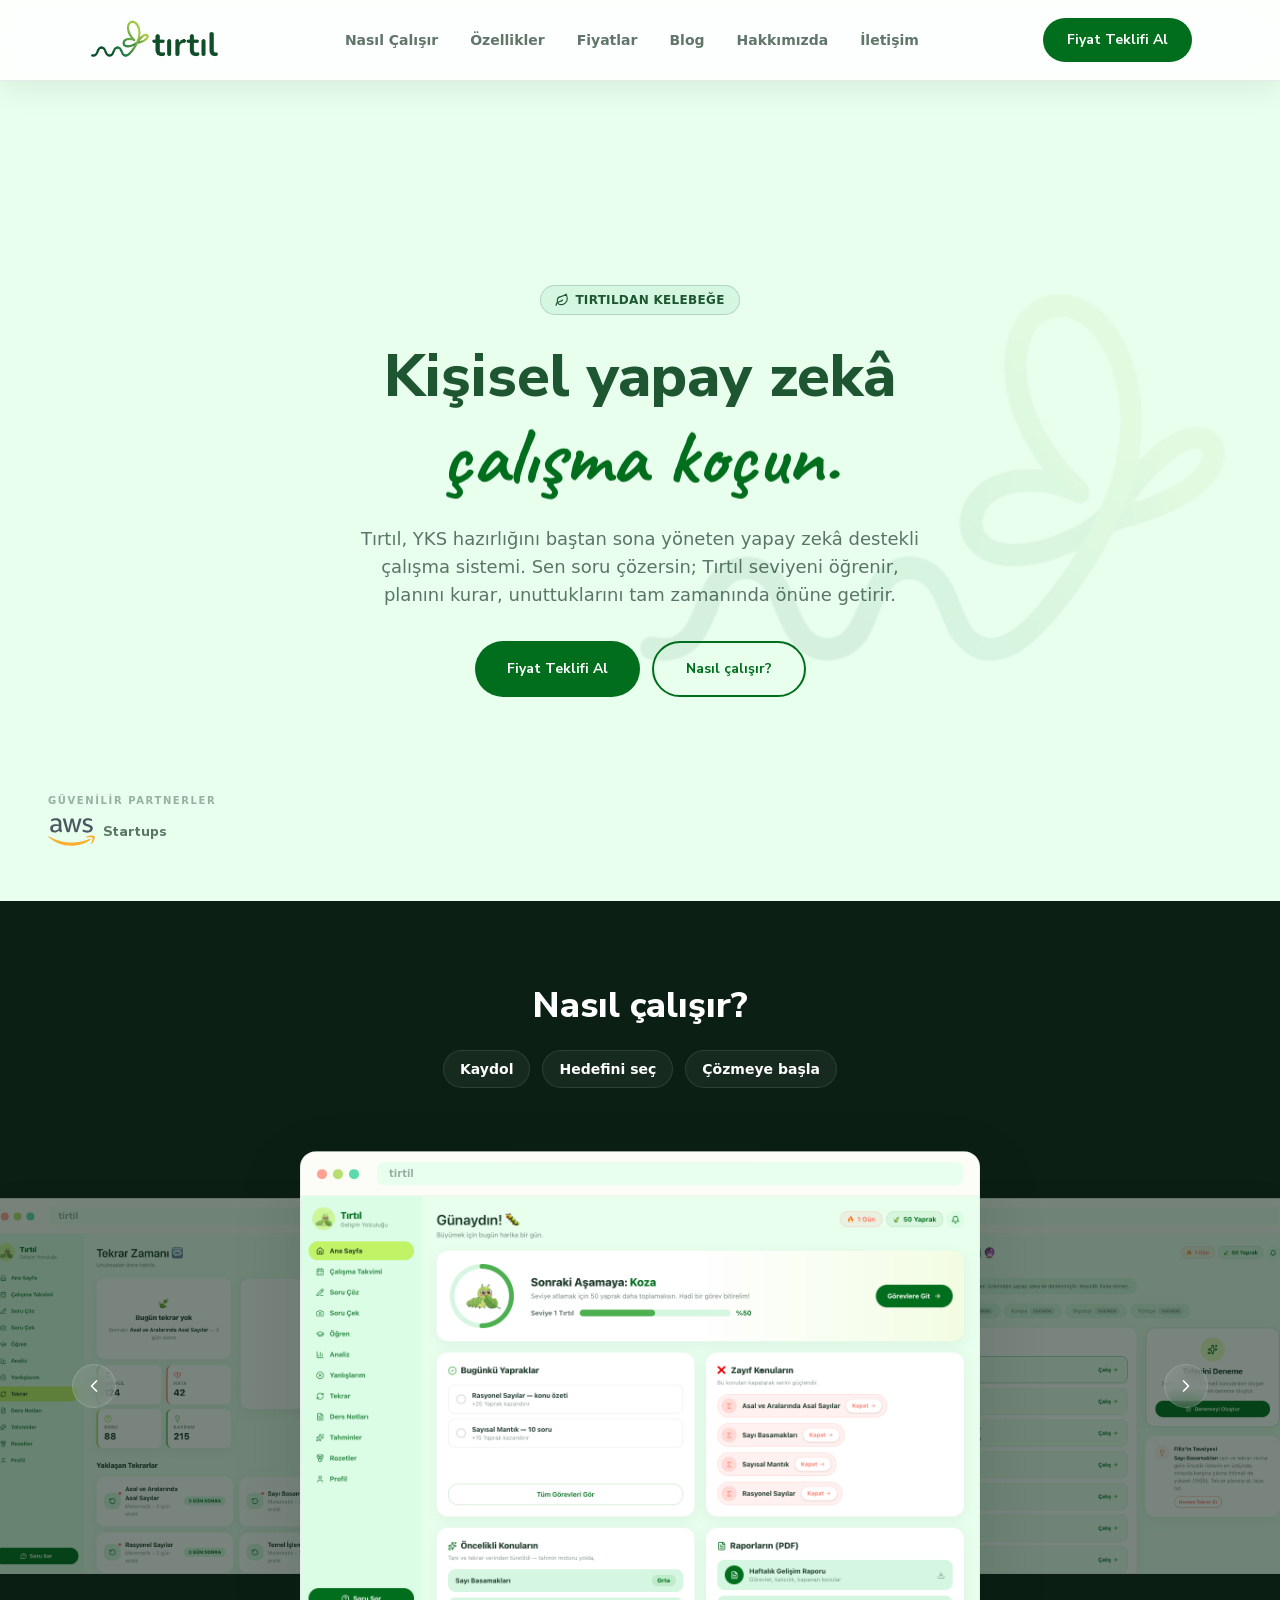
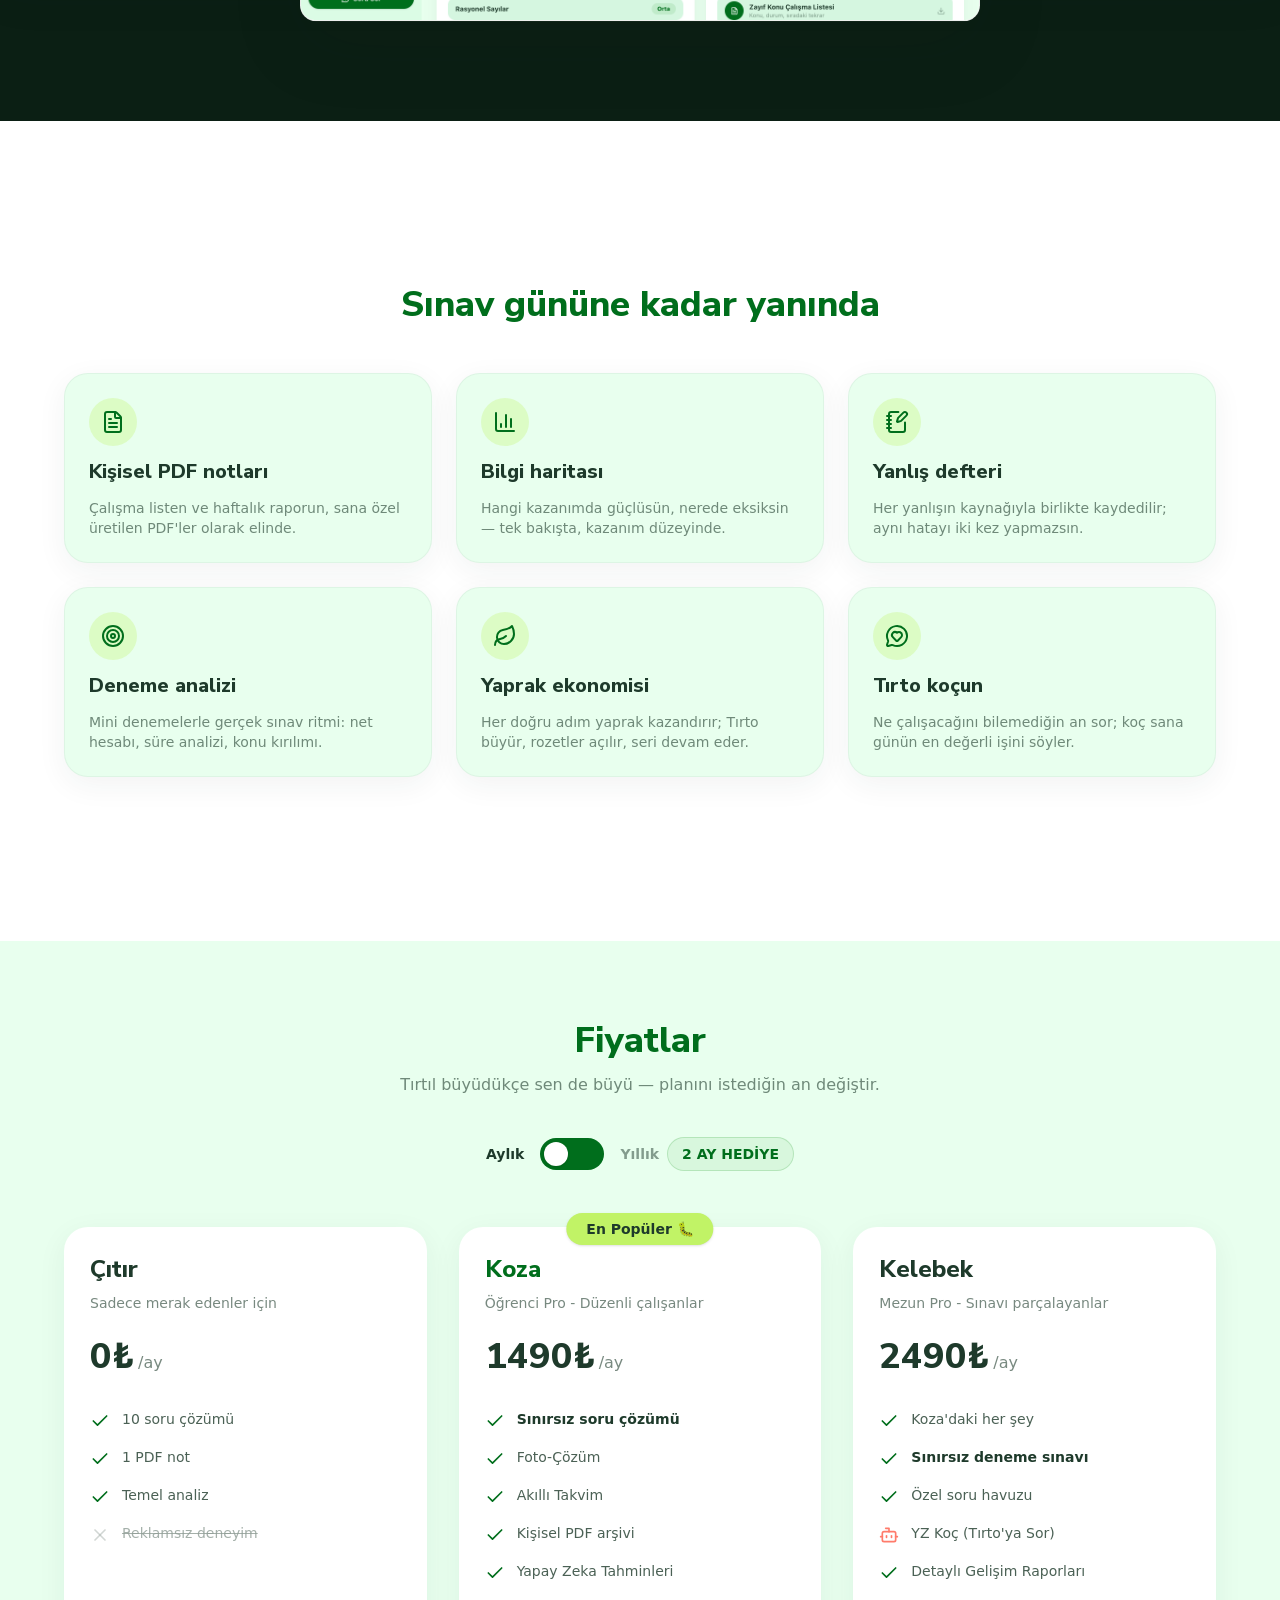
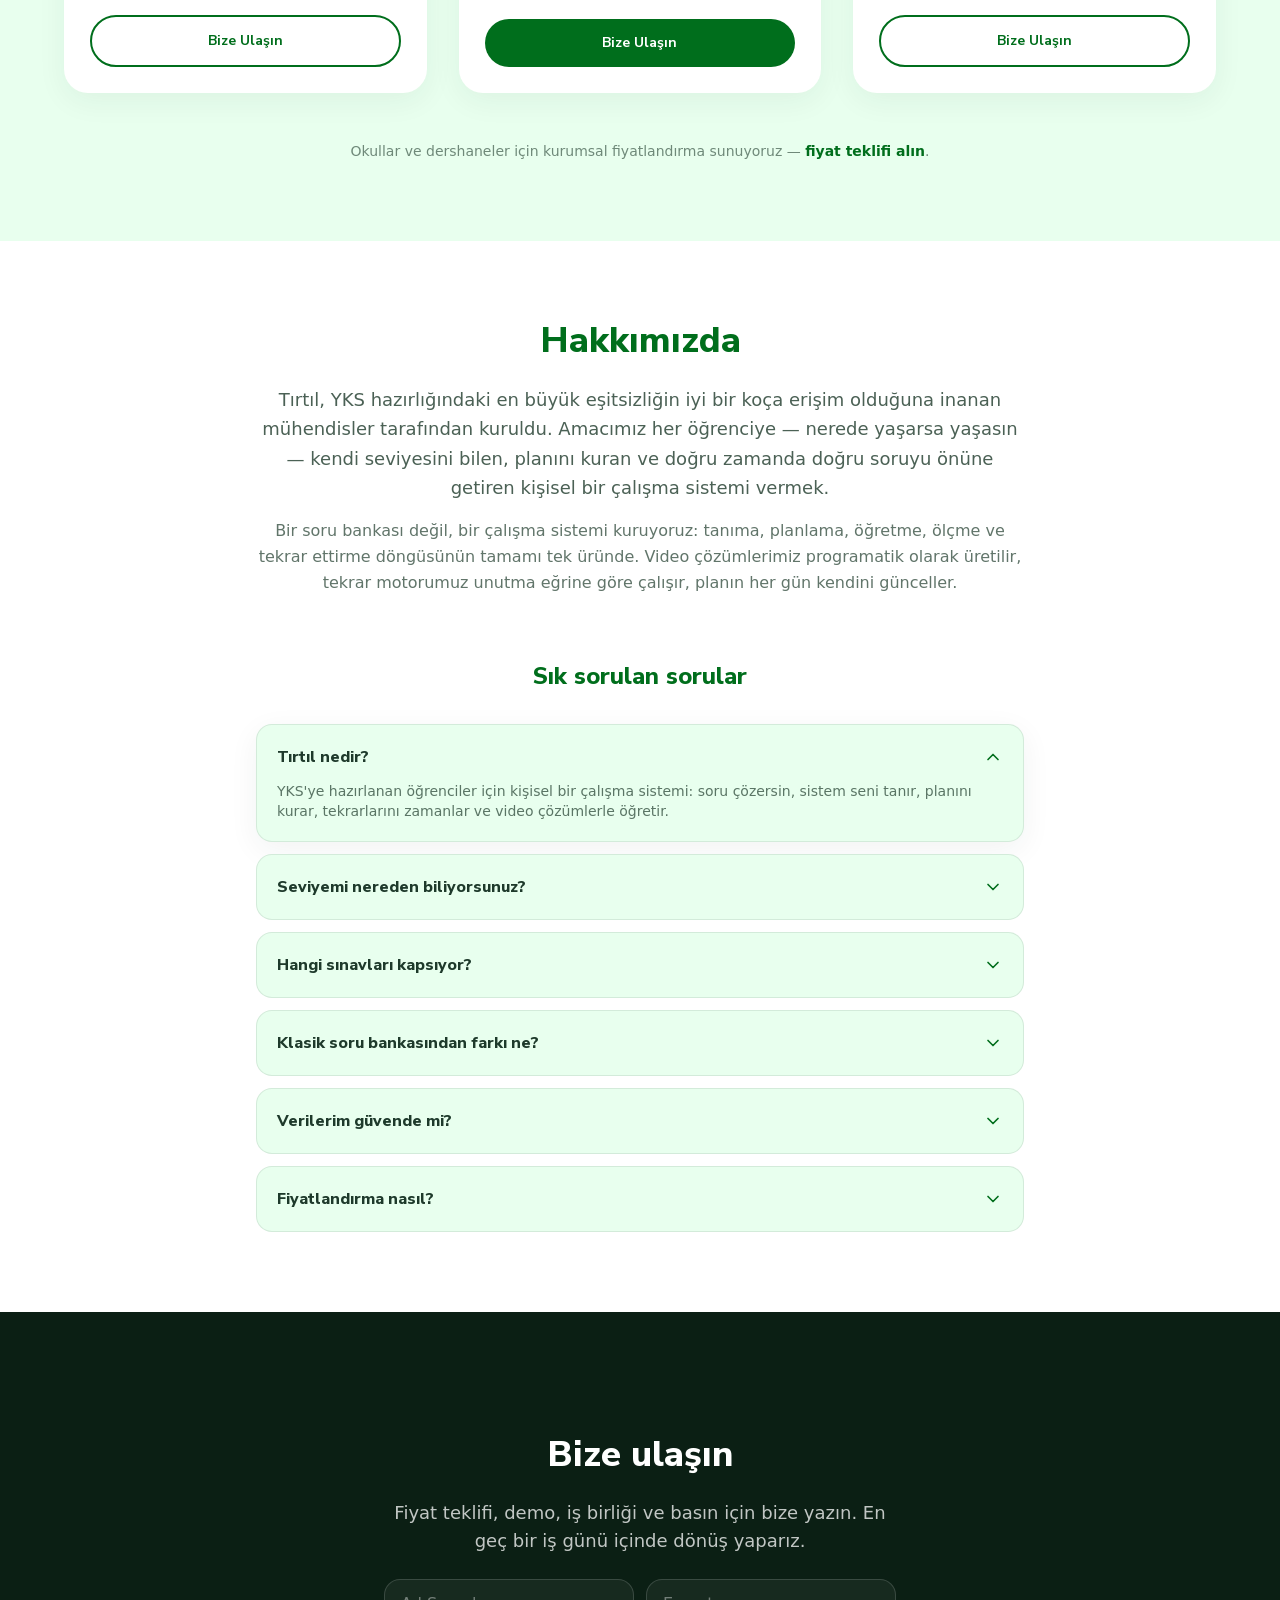
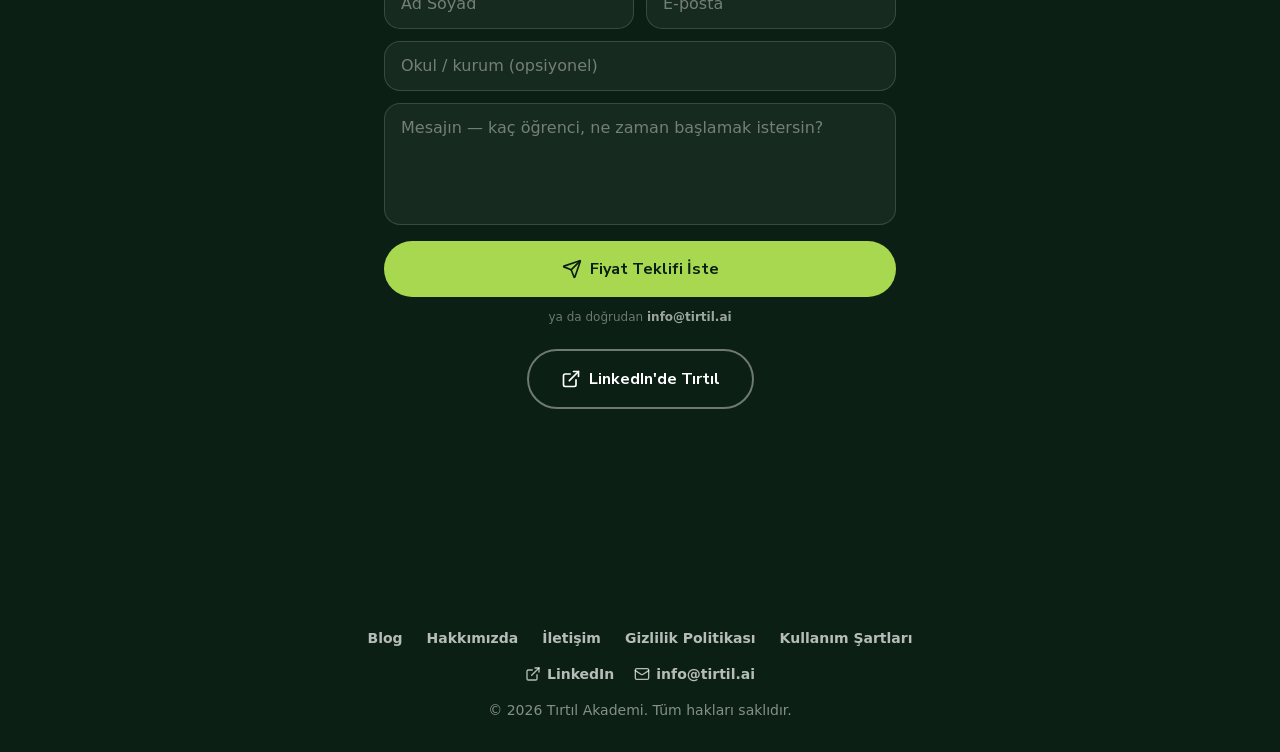
<file: fiyatlar/index.html>
<!doctype html><html lang="tr"><head><meta charset="utf-8"><meta http-equiv="refresh" content="0; url=/#fiyatlar"><link rel="canonical" href="https://tirtil.ai/#fiyatlar"><title>Yönlendiriliyor…</title></head><body>Yönlendiriliyor: <a href="/#fiyatlar">tirtil.ai</a></body></html>
</file>
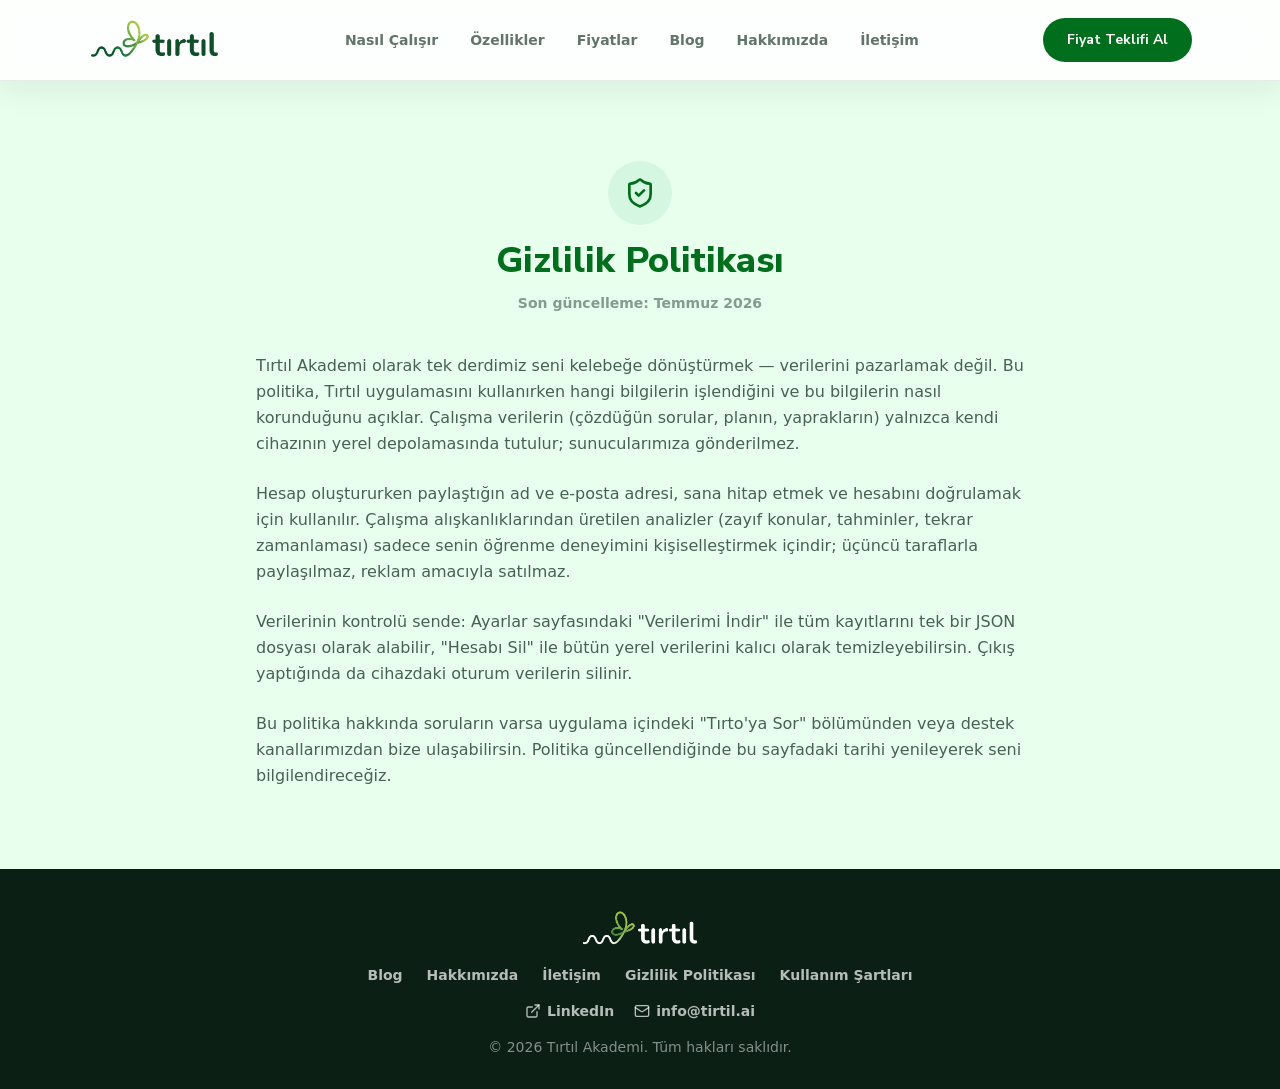
<file: gizlilik/index.html>
<!DOCTYPE html><html lang="tr" class="scroll-smooth"><head><meta charSet="utf-8"/><meta name="viewport" content="width=device-width, initial-scale=1"/><link rel="preload" href="/_next/static/media/11cc37d7380d16b4-s.p.27riv1g955cgo.woff2" as="font" crossorigin="" type="font/woff2"/><link rel="preload" href="/_next/static/media/1a099d89ee94ee96-s.p.35a5cae5tspm2.woff2" as="font" crossorigin="" type="font/woff2"/><link rel="preload" href="/_next/static/media/24ce79ed121239f3-s.p.187m47s3z4syd.woff2" as="font" crossorigin="" type="font/woff2"/><link rel="preload" as="image" href="/brand/tirtil-kilit.png"/><link rel="stylesheet" href="/_next/static/chunks/2oukwep701y2b.css" data-precedence="next"/><link rel="preload" as="script" fetchPriority="low" href="/_next/static/chunks/05x84y1_lwagn.js"/><script src="/_next/static/chunks/27jktro2p5rq9.js" async=""></script><script src="/_next/static/chunks/0mr0fnckbkr54.js" async=""></script><script src="/_next/static/chunks/0iec5q4ack_04.js" async=""></script><script src="/_next/static/chunks/turbopack-16n8v03o51-74.js" async=""></script><script src="/_next/static/chunks/05-c3ty_6dwfk.js" async=""></script><script src="/_next/static/chunks/14mrh2-p_w84d.js" async=""></script><script src="/_next/static/chunks/0r0celii_8r3c.js" async=""></script><script src="/_next/static/chunks/3fdm_fy_9vxth.js" async=""></script><meta name="next-size-adjust" content=""/><title>Gizlilik Politikası — Tırtıl</title><meta name="description" content="Tırtıl Akademi&#x27;nin verilerini nasıl işlediğini ve koruduğunu öğren."/><meta property="og:title" content="Tırtıl — Tırtıldan kelebeğe"/><meta property="og:description" content="Yapay zekâ destekli kişisel YKS çalışma sistemi. 30 saniyede başla."/><meta property="og:locale" content="tr_TR"/><meta property="og:image" content="https://tirtil.ai/brand/og.png"/><meta property="og:type" content="website"/><meta name="twitter:card" content="summary_large_image"/><meta name="twitter:title" content="Tırtıl — Tırtıldan kelebeğe"/><meta name="twitter:description" content="Yapay zekâ destekli kişisel YKS çalışma sistemi. 30 saniyede başla."/><meta name="twitter:image" content="https://tirtil.ai/brand/og.png"/><link rel="icon" href="/favicon.ico?favicon.2tlxnkz2crffm.ico" sizes="48x48" type="image/x-icon"/><link rel="icon" href="/icon.png?icon.22xjb0_z-kx97.png" sizes="512x512" type="image/png"/><link rel="apple-touch-icon" href="/apple-icon.png?apple-icon.0fjeem_tnryy3.png" sizes="180x180" type="image/png"/><script>(function(){try{
var s=JSON.parse(localStorage.getItem('tirtil.v1.settings')||'{}');
var t=s.theme||'acik';
var mq=window.matchMedia('(prefers-color-scheme: dark)');
var dark=t==='koyu'||(t==='sistem'&&mq.matches);
document.documentElement.dataset.theme=dark?'dark':'light';
if(t==='sistem'){mq.addEventListener('change',function(e){document.documentElement.dataset.theme=e.matches?'dark':'light';});}
}catch(e){}})();</script><script src="/_next/static/chunks/0cz1d0mv5g_q7.js" noModule=""></script></head><body class="plus_jakarta_sans_5f188dd5-module__XdI8cW__variable nunito_sans_f8293ba3-module__VD43kG__variable caveat_c70e17b-module__fIFoJa__variable font-body antialiased"><div hidden=""><!--$--><!--/$--></div><div class="marketing-theme flex min-h-screen flex-col bg-surface"><header class="sticky top-0 z-[100] border-b border-forest/10 bg-white/90 shadow-[0_8px_32px_rgba(11,31,20,0.08)] backdrop-blur-xl backdrop-saturate-150"><div class="mx-auto flex h-20 max-w-6xl items-center justify-between gap-3 px-4 sm:px-6"><a class="flex shrink-0 items-center" href="/"><img alt="Tırtıl" width="875" height="290" decoding="async" data-nimg="1" class="h-9 w-auto sm:h-11" style="color:transparent" src="/brand/tirtil-kilit.png"/></a><nav class="hidden items-center gap-8 md:flex"><a class="font-body text-sm font-bold transition-colors text-forest/70 hover:text-leaf-deep" href="/#nasil-calisir">Nasıl Çalışır</a><a class="font-body text-sm font-bold transition-colors text-forest/70 hover:text-leaf-deep" href="/#ozellikler">Özellikler</a><a class="font-body text-sm font-bold transition-colors text-forest/70 hover:text-leaf-deep" href="/#fiyatlar">Fiyatlar</a><a class="font-body text-sm font-bold transition-colors text-forest/70 hover:text-leaf-deep" href="/blog/">Blog</a><a class="font-body text-sm font-bold transition-colors text-forest/70 hover:text-leaf-deep" href="/#hakkimizda">Hakkımızda</a><a class="font-body text-sm font-bold transition-colors text-forest/70 hover:text-leaf-deep" href="/#iletisim">İletişim</a></nav><div class="flex items-center gap-1.5"><a class="inline-flex items-center justify-center gap-2 rounded-full px-6 py-3 text-center font-heading text-sm font-bold transition bg-leaf-deep text-white hover:scale-105 hover:brightness-110 whitespace-nowrap" href="/#iletisim">Fiyat Teklifi Al</a><button type="button" aria-label="Menüyü aç" aria-expanded="false" class="flex h-10 w-10 shrink-0 cursor-pointer items-center justify-center rounded-full text-forest transition hover:bg-container md:hidden"><svg xmlns="http://www.w3.org/2000/svg" width="24" height="24" viewBox="0 0 24 24" fill="none" stroke="currentColor" stroke-width="2" stroke-linecap="round" stroke-linejoin="round" class="lucide lucide-menu h-6 w-6" aria-hidden="true"><path d="M4 5h16"></path><path d="M4 12h16"></path><path d="M4 19h16"></path></svg></button></div></div></header><main class="flex-1"><section class="px-6 py-20"><div class="mx-auto max-w-3xl"><div class="mb-10 text-center"><div class="mb-4 inline-flex h-16 w-16 items-center justify-center rounded-full bg-container text-leaf-deep"><svg xmlns="http://www.w3.org/2000/svg" width="24" height="24" viewBox="0 0 24 24" fill="none" stroke="currentColor" stroke-width="2" stroke-linecap="round" stroke-linejoin="round" class="lucide lucide-shield-check h-8 w-8" aria-hidden="true"><path d="M20 13c0 5-3.5 7.5-7.66 8.95a1 1 0 0 1-.67-.01C7.5 20.5 4 18 4 13V6a1 1 0 0 1 1-1c2 0 4.5-1.2 6.24-2.72a1.17 1.17 0 0 1 1.52 0C14.51 3.81 17 5 19 5a1 1 0 0 1 1 1z"></path><path d="m9 12 2 2 4-4"></path></svg></div><h1 class="font-heading text-4xl font-extrabold text-leaf-deep">Gizlilik Politikası</h1><p class="mt-3 text-sm font-semibold text-forest/50">Son güncelleme: Temmuz 2026</p></div><div class="space-y-6 text-base leading-relaxed text-forest/80"><p>Tırtıl Akademi olarak tek derdimiz seni kelebeğe dönüştürmek — verilerini pazarlamak değil. Bu politika, Tırtıl uygulamasını kullanırken hangi bilgilerin işlendiğini ve bu bilgilerin nasıl korunduğunu açıklar. Çalışma verilerin (çözdüğün sorular, planın, yaprakların) yalnızca kendi cihazının yerel depolamasında tutulur; sunucularımıza gönderilmez.</p><p>Hesap oluştururken paylaştığın ad ve e-posta adresi, sana hitap etmek ve hesabını doğrulamak için kullanılır. Çalışma alışkanlıklarından üretilen analizler (zayıf konular, tahminler, tekrar zamanlaması) sadece senin öğrenme deneyimini kişiselleştirmek içindir; üçüncü taraflarla paylaşılmaz, reklam amacıyla satılmaz.</p><p>Verilerinin kontrolü sende: Ayarlar sayfasındaki &quot;Verilerimi İndir&quot; ile tüm kayıtlarını tek bir JSON dosyası olarak alabilir, &quot;Hesabı Sil&quot; ile bütün yerel verilerini kalıcı olarak temizleyebilirsin. Çıkış yaptığında da cihazdaki oturum verilerin silinir.</p><p>Bu politika hakkında soruların varsa uygulama içindeki &quot;Tırto&#x27;ya Sor&quot; bölümünden veya destek kanallarımızdan bize ulaşabilirsin. Politika güncellendiğinde bu sayfadaki tarihi yenileyerek seni bilgilendireceğiz.</p></div></div></section><!--$--><!--/$--></main><footer class="bg-forest-night px-6 pb-8 pt-10"><div class="mx-auto flex max-w-6xl flex-col items-center gap-4 text-center"><img alt="Tırtıl" loading="lazy" width="875" height="290" decoding="async" data-nimg="1" class="h-10 w-auto" style="color:transparent" src="/brand/tirtil-kilit-koyu.png"/><nav class="flex flex-wrap justify-center gap-6"><a class="text-sm font-bold text-white/70 transition hover:text-lime hover:underline" href="/blog/">Blog</a><a class="text-sm font-bold text-white/70 transition hover:text-lime hover:underline" href="/#hakkimizda">Hakkımızda</a><a class="text-sm font-bold text-white/70 transition hover:text-lime hover:underline" href="/#iletisim">İletişim</a><a class="text-sm font-bold text-white/70 transition hover:text-lime hover:underline" href="/gizlilik/">Gizlilik Politikası</a><a class="text-sm font-bold text-white/70 transition hover:text-lime hover:underline" href="/kosullar/">Kullanım Şartları</a></nav><div class="flex items-center gap-5"><a href="https://www.linkedin.com/company/tirtil" target="_blank" rel="noopener noreferrer" class="inline-flex items-center gap-1.5 text-sm font-bold text-white/70 transition hover:text-lime"><svg xmlns="http://www.w3.org/2000/svg" width="24" height="24" viewBox="0 0 24 24" fill="none" stroke="currentColor" stroke-width="2" stroke-linecap="round" stroke-linejoin="round" class="lucide lucide-external-link h-4 w-4" aria-hidden="true"><path d="M15 3h6v6"></path><path d="M10 14 21 3"></path><path d="M18 13v6a2 2 0 0 1-2 2H5a2 2 0 0 1-2-2V8a2 2 0 0 1 2-2h6"></path></svg> LinkedIn</a><a href="mailto:info@tirtil.ai" class="inline-flex items-center gap-1.5 text-sm font-bold text-white/70 transition hover:text-lime"><svg xmlns="http://www.w3.org/2000/svg" width="24" height="24" viewBox="0 0 24 24" fill="none" stroke="currentColor" stroke-width="2" stroke-linecap="round" stroke-linejoin="round" class="lucide lucide-mail h-4 w-4" aria-hidden="true"><path d="m22 7-8.991 5.727a2 2 0 0 1-2.009 0L2 7"></path><rect x="2" y="4" width="20" height="16" rx="2"></rect></svg> <!-- -->info@tirtil.ai</a></div><p class="text-sm text-white/50">© <!-- -->2026<!-- --> <!-- -->Tırtıl Akademi<!-- -->. Tüm hakları saklıdır.</p></div></footer></div><script src="/_next/static/chunks/05x84y1_lwagn.js" id="_R_" async=""></script><script>(self.__next_f=self.__next_f||[]).push([0])</script><script>self.__next_f.push([1,"1:\"$Sreact.fragment\"\n2:I[39756,[\"/_next/static/chunks/05-c3ty_6dwfk.js\",\"/_next/static/chunks/14mrh2-p_w84d.js\"],\"default\"]\n3:I[58298,[\"/_next/static/chunks/05-c3ty_6dwfk.js\",\"/_next/static/chunks/14mrh2-p_w84d.js\",\"/_next/static/chunks/0r0celii_8r3c.js\"],\"default\"]\n4:I[37457,[\"/_next/static/chunks/05-c3ty_6dwfk.js\",\"/_next/static/chunks/14mrh2-p_w84d.js\"],\"default\"]\n5:I[5500,[\"/_next/static/chunks/05-c3ty_6dwfk.js\",\"/_next/static/chunks/14mrh2-p_w84d.js\",\"/_next/static/chunks/3fdm_fy_9vxth.js\"],\"Image\"]\n6:I[22016,[\"/_next/static/chunks/05-c3ty_6dwfk.js\",\"/_next/static/chunks/14mrh2-p_w84d.js\",\"/_next/static/chunks/3fdm_fy_9vxth.js\"],\"\"]\n7:I[5014,[\"/_next/static/chunks/05-c3ty_6dwfk.js\",\"/_next/static/chunks/14mrh2-p_w84d.js\",\"/_next/static/chunks/3fdm_fy_9vxth.js\"],\"default\"]\n8:I[23672,[\"/_next/static/chunks/05-c3ty_6dwfk.js\",\"/_next/static/chunks/14mrh2-p_w84d.js\",\"/_next/static/chunks/3fdm_fy_9vxth.js\"],\"MarketingNavbar\"]\n11:I[68027,[\"/_next/static/chunks/05-c3ty_6dwfk.js\",\"/_next/static/chunks/14mrh2-p_w84d.js\"],\"default\",1]\n:HL[\"/_next/static/chunks/2oukwep701y2b.css\",\"style\"]\n:HL[\"/_next/static/media/11cc37d7380d16b4-s.p.27riv1g955cgo.woff2\",\"font\",{\"crossOrigin\":\"\",\"type\":\"font/woff2\"}]\n:HL[\"/_next/static/media/1a099d89ee94ee96-s.p.35a5cae5tspm2.woff2\",\"font\",{\"crossOrigin\":\"\",\"type\":\"font/woff2\"}]\n:HL[\"/_next/static/media/24ce79ed121239f3-s.p.187m47s3z4syd.woff2\",\"font\",{\"crossOrigin\":\"\",\"type\":\"font/woff2\"}]\n"])</script><script>self.__next_f.push([1,"0:{\"P\":null,\"c\":[\"\",\"gizlilik\",\"\"],\"q\":\"\",\"i\":false,\"f\":[[[\"\",{\"children\":[\"(marketing)\",{\"children\":[\"gizlilik\",{\"children\":[\"__PAGE__\",{}]}]}]},\"$undefined\",\"$undefined\",16],[[\"$\",\"$1\",\"c\",{\"children\":[[[\"$\",\"link\",\"0\",{\"rel\":\"stylesheet\",\"href\":\"/_next/static/chunks/2oukwep701y2b.css\",\"precedence\":\"next\",\"crossOrigin\":\"$undefined\",\"nonce\":\"$undefined\"}],[\"$\",\"script\",\"script-0\",{\"src\":\"/_next/static/chunks/05-c3ty_6dwfk.js\",\"async\":true,\"nonce\":\"$undefined\"}],[\"$\",\"script\",\"script-1\",{\"src\":\"/_next/static/chunks/14mrh2-p_w84d.js\",\"async\":true,\"nonce\":\"$undefined\"}]],[\"$\",\"html\",null,{\"lang\":\"tr\",\"className\":\"scroll-smooth\",\"suppressHydrationWarning\":true,\"children\":[[\"$\",\"head\",null,{\"children\":[\"$\",\"script\",null,{\"dangerouslySetInnerHTML\":{\"__html\":\"(function(){try{\\nvar s=JSON.parse(localStorage.getItem('tirtil.v1.settings')||'{}');\\nvar t=s.theme||'acik';\\nvar mq=window.matchMedia('(prefers-color-scheme: dark)');\\nvar dark=t==='koyu'||(t==='sistem'\u0026\u0026mq.matches);\\ndocument.documentElement.dataset.theme=dark?'dark':'light';\\nif(t==='sistem'){mq.addEventListener('change',function(e){document.documentElement.dataset.theme=e.matches?'dark':'light';});}\\n}catch(e){}})();\"}}]}],[\"$\",\"body\",null,{\"className\":\"plus_jakarta_sans_5f188dd5-module__XdI8cW__variable nunito_sans_f8293ba3-module__VD43kG__variable caveat_c70e17b-module__fIFoJa__variable font-body antialiased\",\"children\":[\"$\",\"$L2\",null,{\"parallelRouterKey\":\"children\",\"error\":\"$3\",\"errorStyles\":[],\"errorScripts\":[[\"$\",\"script\",\"script-0\",{\"src\":\"/_next/static/chunks/0r0celii_8r3c.js\",\"async\":true}]],\"template\":[\"$\",\"$L4\",null,{}],\"templateStyles\":\"$undefined\",\"templateScripts\":\"$undefined\",\"notFound\":[[\"$\",\"div\",null,{\"className\":\"flex min-h-screen flex-col items-center justify-center bg-surface px-6 py-16 text-center\",\"children\":[[\"$\",\"div\",null,{\"className\":\"flex items-center justify-center gap-2\",\"children\":[[\"$\",\"span\",null,{\"className\":\"font-heading text-8xl font-extrabold leading-none text-leaf/20\",\"children\":\"4\"}],[\"$\",\"div\",null,{\"className\":\"grid size-32 shrink-0 place-items-center rounded-full bg-container\",\"children\":[\"$\",\"$L5\",null,{\"src\":\"/brand/poses/dusunen.png\",\"alt\":\"Düşünen Tırto\",\"width\":86,\"height\":95}]}],[\"$\",\"span\",null,{\"className\":\"font-heading text-8xl font-extrabold leading-none text-leaf/20\",\"children\":\"4\"}]]}],[\"$\",\"h1\",null,{\"className\":\"mt-8 font-heading text-2xl font-extrabold text-forest\",\"children\":\"Bu yaprak burada değil 🍂\"}],[\"$\",\"p\",null,{\"className\":\"mt-2 max-w-sm text-forest/60\",\"children\":\"Aradığın sayfa taşınmış ya da hiç var olmamış olabilir.\"}],[\"$\",\"div\",null,{\"className\":\"mt-8 flex flex-wrap items-center justify-center gap-3\",\"children\":[[\"$\",\"$L6\",null,{\"href\":\"/\",\"className\":\"flex items-center gap-2 rounded-full bg-leaf-deep px-6 py-3 font-heading text-sm font-bold text-white transition hover:scale-105\",\"children\":[[\"$\",\"$L7\",null,{\"ref\":\"$undefined\",\"iconNode\":[[\"path\",{\"d\":\"M15 21v-8a1 1 0 0 0-1-1h-4a1 1 0 0 0-1 1v8\",\"key\":\"5wwlr5\"}],[\"path\",{\"d\":\"M3 10a2 2 0 0 1 .709-1.528l7-6a2 2 0 0 1 2.582 0l7 6A2 2 0 0 1 21 10v9a2 2 0 0 1-2 2H5a2 2 0 0 1-2-2z\",\"key\":\"r6nss1\"}]],\"className\":\"lucide-house\",\"size\":16}],\"Ana Sayfaya Dön\"]}],false]}]]}],[]],\"forbidden\":\"$undefined\",\"unauthorized\":\"$undefined\"}]}]]}]]}],{\"children\":[[\"$\",\"$1\",\"c\",{\"children\":[[[\"$\",\"script\",\"script-0\",{\"src\":\"/_next/static/chunks/3fdm_fy_9vxth.js\",\"async\":true,\"nonce\":\"$undefined\"}]],[\"$\",\"div\",null,{\"className\":\"marketing-theme flex min-h-screen flex-col bg-surface\",\"children\":[[\"$\",\"$L8\",null,{}],[\"$\",\"main\",null,{\"className\":\"flex-1\",\"children\":[\"$\",\"$L2\",null,{\"parallelRouterKey\":\"children\",\"error\":\"$undefined\",\"errorStyles\":\"$undefined\",\"errorScripts\":\"$undefined\",\"template\":[\"$\",\"$L4\",null,{}],\"templateStyles\":\"$undefined\",\"templateScripts\":\"$undefined\",\"notFound\":[[\"$\",\"div\",null,{\"className\":\"flex min-h-screen flex-col items-center justify-center bg-surface px-6 py-16 text-center\",\"children\":[[\"$\",\"div\",null,{\"className\":\"flex items-center justify-center gap-2\",\"children\":[[\"$\",\"span\",null,{\"className\":\"font-heading text-8xl font-extrabold leading-none text-leaf/20\",\"children\":\"4\"}],[\"$\",\"div\",null,{\"className\":\"grid size-32 shrink-0 place-items-center rounded-full bg-container\",\"children\":[\"$\",\"$L5\",null,{\"src\":\"/brand/poses/dusunen.png\",\"alt\":\"Düşünen Tırto\",\"width\":86,\"height\":95}]}],[\"$\",\"span\",null,{\"className\":\"font-heading text-8xl font-extrabold leading-none text-leaf/20\",\"children\":\"4\"}]]}],\"$L9\",\"$La\",\"$Lb\"]}],[]],\"forbidden\":\"$undefined\",\"unauthorized\":\"$undefined\"}]}],\"$Lc\"]}]]}],{\"children\":[\"$Ld\",{\"children\":[\"$Le\",{},null,false,null]},null,false,\"$@f\"]},null,false,null]},null,false,null],\"$L10\",false]],\"m\":\"$undefined\",\"G\":[\"$11\",[\"$L12\"]],\"S\":true,\"h\":null,\"s\":\"$undefined\",\"l\":\"$undefined\",\"p\":\"$undefined\",\"d\":\"$undefined\",\"b\":\"vSYhPjRNKFvIXgZETv2WD\"}\n"])</script><script>self.__next_f.push([1,"13:I[97367,[\"/_next/static/chunks/05-c3ty_6dwfk.js\",\"/_next/static/chunks/14mrh2-p_w84d.js\"],\"OutletBoundary\"]\n14:\"$Sreact.suspense\"\n17:I[97367,[\"/_next/static/chunks/05-c3ty_6dwfk.js\",\"/_next/static/chunks/14mrh2-p_w84d.js\"],\"ViewportBoundary\"]\n19:I[97367,[\"/_next/static/chunks/05-c3ty_6dwfk.js\",\"/_next/static/chunks/14mrh2-p_w84d.js\"],\"MetadataBoundary\"]\n9:[\"$\",\"h1\",null,{\"className\":\"mt-8 font-heading text-2xl font-extrabold text-forest\",\"children\":\"Bu yaprak burada değil 🍂\"}]\na:[\"$\",\"p\",null,{\"className\":\"mt-2 max-w-sm text-forest/60\",\"children\":\"Aradığın sayfa taşınmış ya da hiç var olmamış olabilir.\"}]\nb:[\"$\",\"div\",null,{\"className\":\"mt-8 flex flex-wrap items-center justify-center gap-3\",\"children\":[[\"$\",\"$L6\",null,{\"href\":\"/\",\"className\":\"flex items-center gap-2 rounded-full bg-leaf-deep px-6 py-3 font-heading text-sm font-bold text-white transition hover:scale-105\",\"children\":[[\"$\",\"$L7\",null,{\"ref\":\"$undefined\",\"iconNode\":\"$0:f:0:1:0:props:children:1:props:children:1:props:children:props:notFound:0:props:children:3:props:children:0:props:children:0:props:iconNode\",\"className\":\"lucide-house\",\"size\":16}],\"Ana Sayfaya Dön\"]}],false]}]\n"])</script><script>self.__next_f.push([1,"c:[\"$\",\"footer\",null,{\"className\":\"bg-forest-night px-6 pb-8 pt-10\",\"children\":[\"$\",\"div\",null,{\"className\":\"mx-auto flex max-w-6xl flex-col items-center gap-4 text-center\",\"children\":[[\"$\",\"$L5\",null,{\"src\":\"/brand/tirtil-kilit-koyu.png\",\"alt\":\"Tırtıl\",\"width\":875,\"height\":290,\"className\":\"h-10 w-auto\"}],[\"$\",\"nav\",null,{\"className\":\"flex flex-wrap justify-center gap-6\",\"children\":[[\"$\",\"$L6\",\"Blog\",{\"href\":\"/blog\",\"className\":\"text-sm font-bold text-white/70 transition hover:text-lime hover:underline\",\"children\":\"Blog\"}],[\"$\",\"$L6\",\"Hakkımızda\",{\"href\":\"/#hakkimizda\",\"className\":\"text-sm font-bold text-white/70 transition hover:text-lime hover:underline\",\"children\":\"Hakkımızda\"}],[\"$\",\"$L6\",\"İletişim\",{\"href\":\"/#iletisim\",\"className\":\"text-sm font-bold text-white/70 transition hover:text-lime hover:underline\",\"children\":\"İletişim\"}],[\"$\",\"$L6\",\"Gizlilik Politikası\",{\"href\":\"/gizlilik\",\"className\":\"text-sm font-bold text-white/70 transition hover:text-lime hover:underline\",\"children\":\"Gizlilik Politikası\"}],[\"$\",\"$L6\",\"Kullanım Şartları\",{\"href\":\"/kosullar\",\"className\":\"text-sm font-bold text-white/70 transition hover:text-lime hover:underline\",\"children\":\"Kullanım Şartları\"}]]}],[\"$\",\"div\",null,{\"className\":\"flex items-center gap-5\",\"children\":[[\"$\",\"a\",null,{\"href\":\"https://www.linkedin.com/company/tirtil\",\"target\":\"_blank\",\"rel\":\"noopener noreferrer\",\"className\":\"inline-flex items-center gap-1.5 text-sm font-bold text-white/70 transition hover:text-lime\",\"children\":[[\"$\",\"$L7\",null,{\"ref\":\"$undefined\",\"iconNode\":[[\"path\",{\"d\":\"M15 3h6v6\",\"key\":\"1q9fwt\"}],[\"path\",{\"d\":\"M10 14 21 3\",\"key\":\"gplh6r\"}],[\"path\",{\"d\":\"M18 13v6a2 2 0 0 1-2 2H5a2 2 0 0 1-2-2V8a2 2 0 0 1 2-2h6\",\"key\":\"a6xqqp\"}]],\"className\":\"lucide-external-link h-4 w-4\"}],\" LinkedIn\"]}],[\"$\",\"a\",null,{\"href\":\"mailto:info@tirtil.ai\",\"className\":\"inline-flex items-center gap-1.5 text-sm font-bold text-white/70 transition hover:text-lime\",\"children\":[[\"$\",\"$L7\",null,{\"ref\":\"$undefined\",\"iconNode\":[[\"path\",{\"d\":\"m22 7-8.991 5.727a2 2 0 0 1-2.009 0L2 7\",\"key\":\"132q7q\"}],[\"rect\",{\"x\":\"2\",\"y\":\"4\",\"width\":\"20\",\"height\":\"16\",\"rx\":\"2\",\"key\":\"izxlao\"}]],\"className\":\"lucide-mail h-4 w-4\"}],\" \",\"info@tirtil.ai\"]}]]}],[\"$\",\"p\",null,{\"className\":\"text-sm text-white/50\",\"children\":[\"© \",2026,\" \",\"Tırtıl Akademi\",\". Tüm hakları saklıdır.\"]}]]}]}]\n"])</script><script>self.__next_f.push([1,"d:[\"$\",\"$1\",\"c\",{\"children\":[null,[\"$\",\"$L2\",null,{\"parallelRouterKey\":\"children\",\"error\":\"$undefined\",\"errorStyles\":\"$undefined\",\"errorScripts\":\"$undefined\",\"template\":[\"$\",\"$L4\",null,{}],\"templateStyles\":\"$undefined\",\"templateScripts\":\"$undefined\",\"notFound\":\"$undefined\",\"forbidden\":\"$undefined\",\"unauthorized\":\"$undefined\"}]]}]\n"])</script><script>self.__next_f.push([1,"e:[\"$\",\"$1\",\"c\",{\"children\":[[\"$\",\"section\",null,{\"className\":\"px-6 py-20\",\"children\":[\"$\",\"div\",null,{\"className\":\"mx-auto max-w-3xl\",\"children\":[[\"$\",\"div\",null,{\"className\":\"mb-10 text-center\",\"children\":[[\"$\",\"div\",null,{\"className\":\"mb-4 inline-flex h-16 w-16 items-center justify-center rounded-full bg-container text-leaf-deep\",\"children\":[\"$\",\"$L7\",null,{\"ref\":\"$undefined\",\"iconNode\":[[\"path\",{\"d\":\"M20 13c0 5-3.5 7.5-7.66 8.95a1 1 0 0 1-.67-.01C7.5 20.5 4 18 4 13V6a1 1 0 0 1 1-1c2 0 4.5-1.2 6.24-2.72a1.17 1.17 0 0 1 1.52 0C14.51 3.81 17 5 19 5a1 1 0 0 1 1 1z\",\"key\":\"oel41y\"}],[\"path\",{\"d\":\"m9 12 2 2 4-4\",\"key\":\"dzmm74\"}]],\"className\":\"lucide-shield-check h-8 w-8\"}]}],[\"$\",\"h1\",null,{\"className\":\"font-heading text-4xl font-extrabold text-leaf-deep\",\"children\":\"Gizlilik Politikası\"}],[\"$\",\"p\",null,{\"className\":\"mt-3 text-sm font-semibold text-forest/50\",\"children\":\"Son güncelleme: Temmuz 2026\"}]]}],[\"$\",\"div\",null,{\"className\":\"space-y-6 text-base leading-relaxed text-forest/80\",\"children\":[[\"$\",\"p\",null,{\"children\":\"Tırtıl Akademi olarak tek derdimiz seni kelebeğe dönüştürmek — verilerini pazarlamak değil. Bu politika, Tırtıl uygulamasını kullanırken hangi bilgilerin işlendiğini ve bu bilgilerin nasıl korunduğunu açıklar. Çalışma verilerin (çözdüğün sorular, planın, yaprakların) yalnızca kendi cihazının yerel depolamasında tutulur; sunucularımıza gönderilmez.\"}],[\"$\",\"p\",null,{\"children\":\"Hesap oluştururken paylaştığın ad ve e-posta adresi, sana hitap etmek ve hesabını doğrulamak için kullanılır. Çalışma alışkanlıklarından üretilen analizler (zayıf konular, tahminler, tekrar zamanlaması) sadece senin öğrenme deneyimini kişiselleştirmek içindir; üçüncü taraflarla paylaşılmaz, reklam amacıyla satılmaz.\"}],[\"$\",\"p\",null,{\"children\":\"Verilerinin kontrolü sende: Ayarlar sayfasındaki \\\"Verilerimi İndir\\\" ile tüm kayıtlarını tek bir JSON dosyası olarak alabilir, \\\"Hesabı Sil\\\" ile bütün yerel verilerini kalıcı olarak temizleyebilirsin. Çıkış yaptığında da cihazdaki oturum verilerin silinir.\"}],[\"$\",\"p\",null,{\"children\":\"Bu politika hakkında soruların varsa uygulama içindeki \\\"Tırto'ya Sor\\\" bölümünden veya destek kanallarımızdan bize ulaşabilirsin. Politika güncellendiğinde bu sayfadaki tarihi yenileyerek seni bilgilendireceğiz.\"}]]}]]}]}],null,[\"$\",\"$L13\",null,{\"children\":[\"$\",\"$14\",null,{\"name\":\"Next.MetadataOutlet\",\"children\":\"$@15\"}]}]]}]\n"])</script><script>self.__next_f.push([1,"16:[]\nf:\"$W16\"\n10:[\"$\",\"$1\",\"h\",{\"children\":[null,[\"$\",\"$L17\",null,{\"children\":\"$L18\"}],[\"$\",\"div\",null,{\"hidden\":true,\"children\":[\"$\",\"$L19\",null,{\"children\":[\"$\",\"$14\",null,{\"name\":\"Next.Metadata\",\"children\":\"$L1a\"}]}]}],[\"$\",\"meta\",null,{\"name\":\"next-size-adjust\",\"content\":\"\"}]]}]\n12:[\"$\",\"link\",\"0\",{\"rel\":\"stylesheet\",\"href\":\"/_next/static/chunks/2oukwep701y2b.css\",\"precedence\":\"next\",\"crossOrigin\":\"$undefined\",\"nonce\":\"$undefined\"}]\n"])</script><script>self.__next_f.push([1,"18:[[\"$\",\"meta\",\"0\",{\"charSet\":\"utf-8\"}],[\"$\",\"meta\",\"1\",{\"name\":\"viewport\",\"content\":\"width=device-width, initial-scale=1\"}]]\n"])</script><script>self.__next_f.push([1,"1b:I[27201,[\"/_next/static/chunks/05-c3ty_6dwfk.js\",\"/_next/static/chunks/14mrh2-p_w84d.js\"],\"IconMark\"]\n15:null\n1a:[[\"$\",\"title\",\"0\",{\"children\":\"Gizlilik Politikası — Tırtıl\"}],[\"$\",\"meta\",\"1\",{\"name\":\"description\",\"content\":\"Tırtıl Akademi'nin verilerini nasıl işlediğini ve koruduğunu öğren.\"}],[\"$\",\"meta\",\"2\",{\"property\":\"og:title\",\"content\":\"Tırtıl — Tırtıldan kelebeğe\"}],[\"$\",\"meta\",\"3\",{\"property\":\"og:description\",\"content\":\"Yapay zekâ destekli kişisel YKS çalışma sistemi. 30 saniyede başla.\"}],[\"$\",\"meta\",\"4\",{\"property\":\"og:locale\",\"content\":\"tr_TR\"}],[\"$\",\"meta\",\"5\",{\"property\":\"og:image\",\"content\":\"https://tirtil.ai/brand/og.png\"}],[\"$\",\"meta\",\"6\",{\"property\":\"og:type\",\"content\":\"website\"}],[\"$\",\"meta\",\"7\",{\"name\":\"twitter:card\",\"content\":\"summary_large_image\"}],[\"$\",\"meta\",\"8\",{\"name\":\"twitter:title\",\"content\":\"Tırtıl — Tırtıldan kelebeğe\"}],[\"$\",\"meta\",\"9\",{\"name\":\"twitter:description\",\"content\":\"Yapay zekâ destekli kişisel YKS çalışma sistemi. 30 saniyede başla.\"}],[\"$\",\"meta\",\"10\",{\"name\":\"twitter:image\",\"content\":\"https://tirtil.ai/brand/og.png\"}],[\"$\",\"link\",\"11\",{\"rel\":\"icon\",\"href\":\"/favicon.ico?favicon.2tlxnkz2crffm.ico\",\"sizes\":\"48x48\",\"type\":\"image/x-icon\"}],[\"$\",\"link\",\"12\",{\"rel\":\"icon\",\"href\":\"/icon.png?icon.22xjb0_z-kx97.png\",\"sizes\":\"512x512\",\"type\":\"image/png\"}],[\"$\",\"link\",\"13\",{\"rel\":\"apple-touch-icon\",\"href\":\"/apple-icon.png?apple-icon.0fjeem_tnryy3.png\",\"sizes\":\"180x180\",\"type\":\"image/png\"}],[\"$\",\"$L1b\",\"14\",{}]]\n"])</script></body></html>
</file>
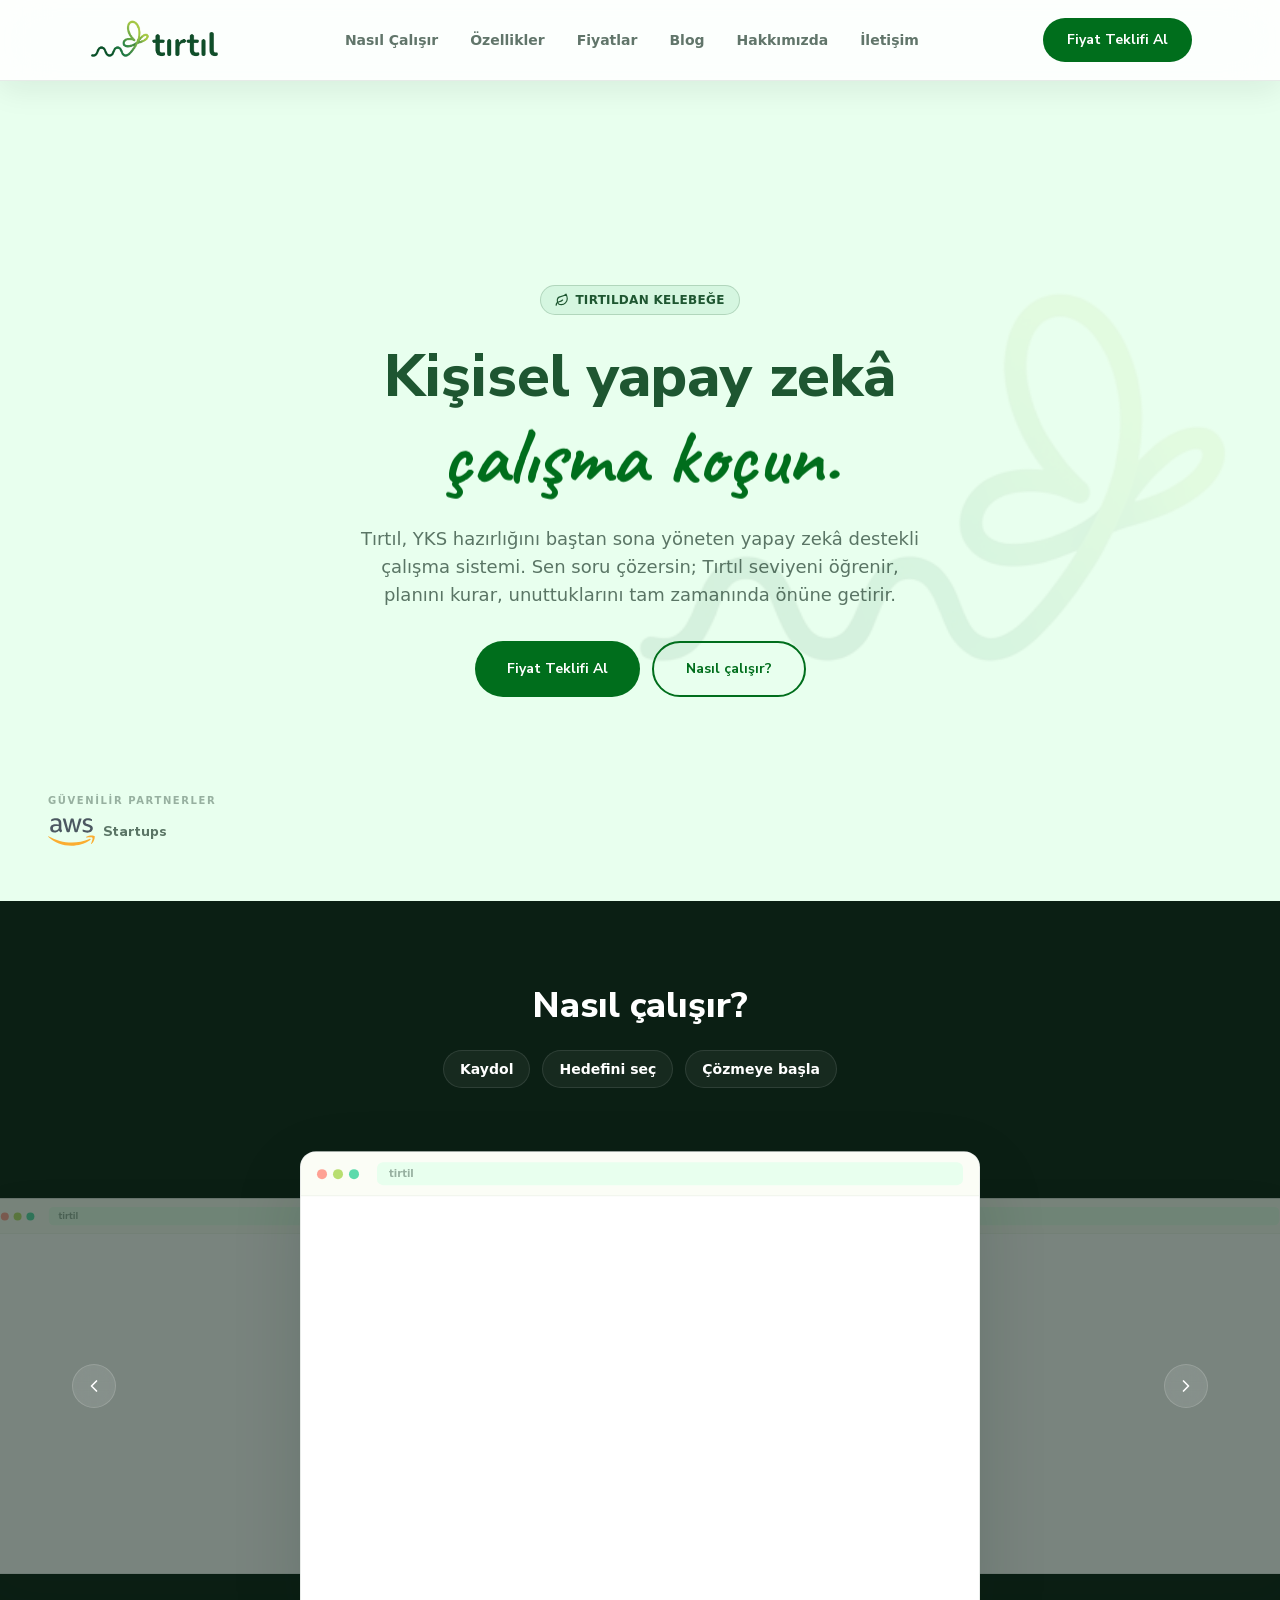
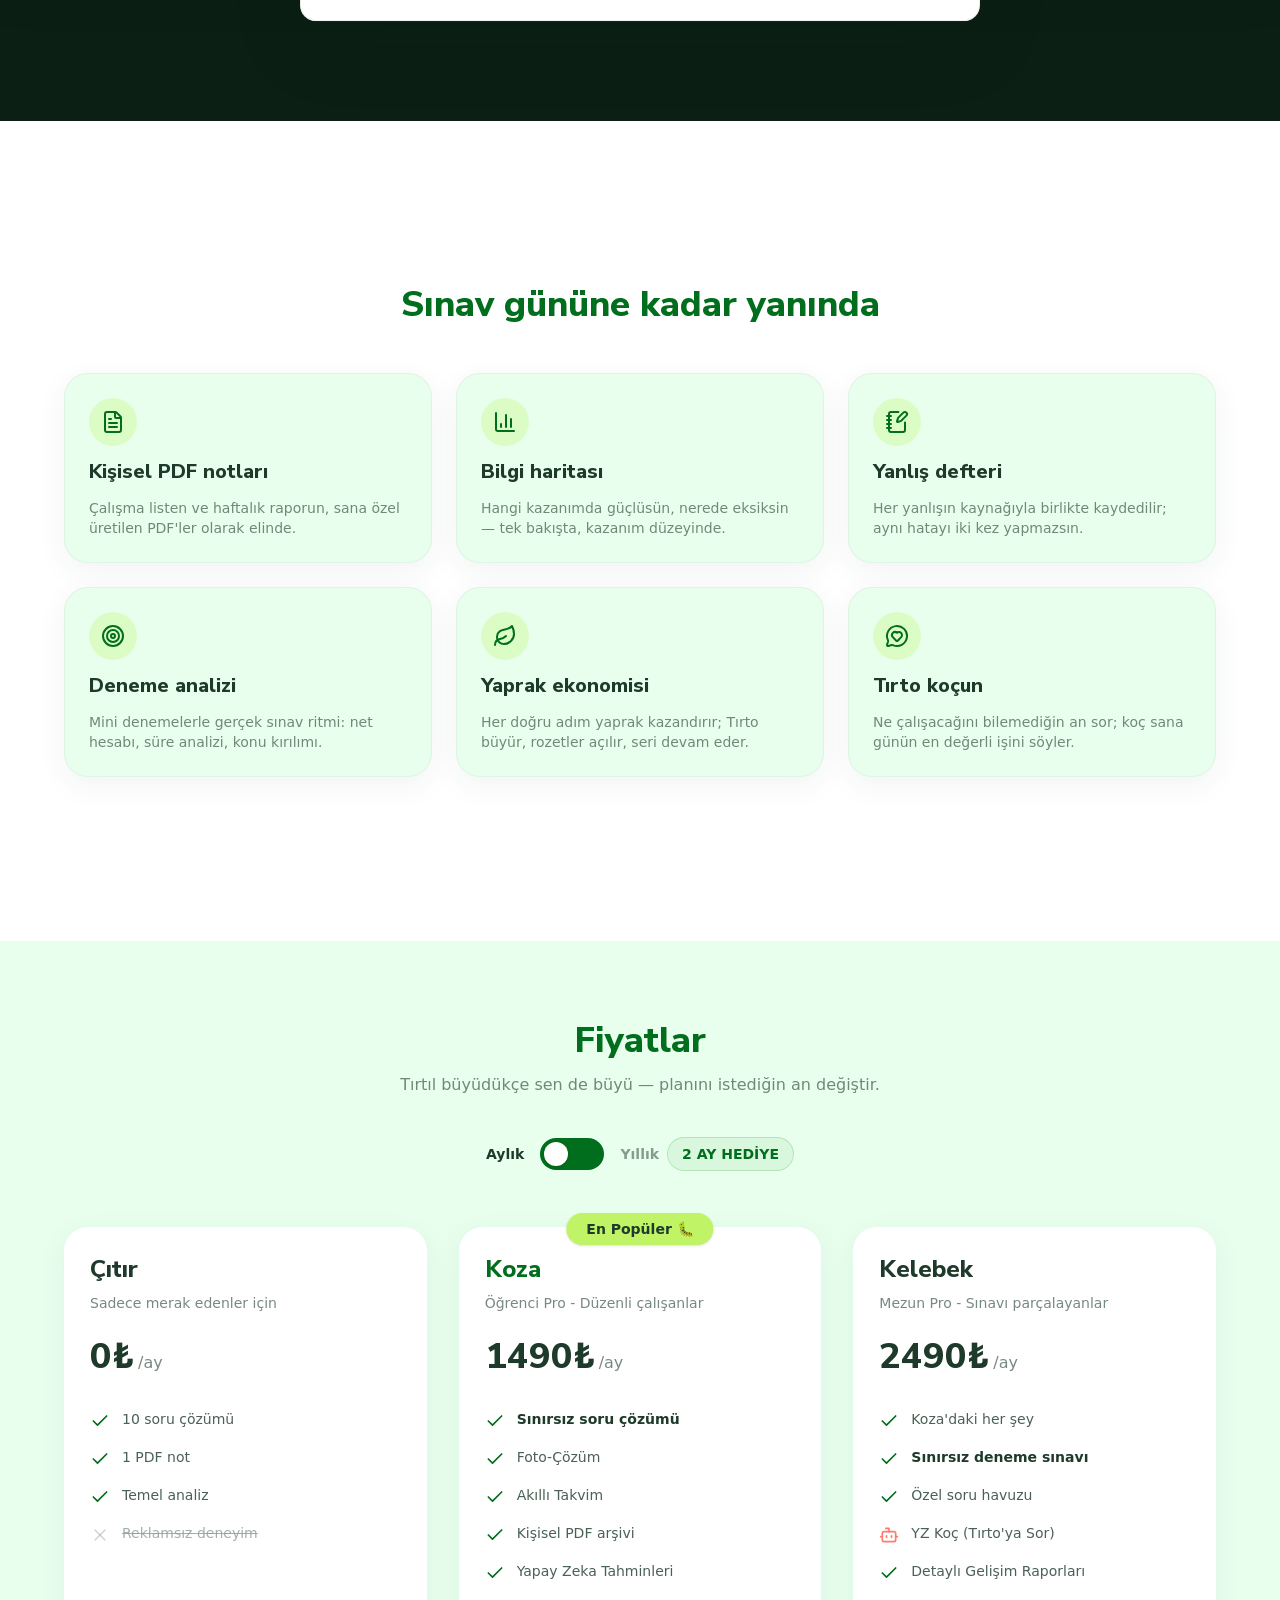
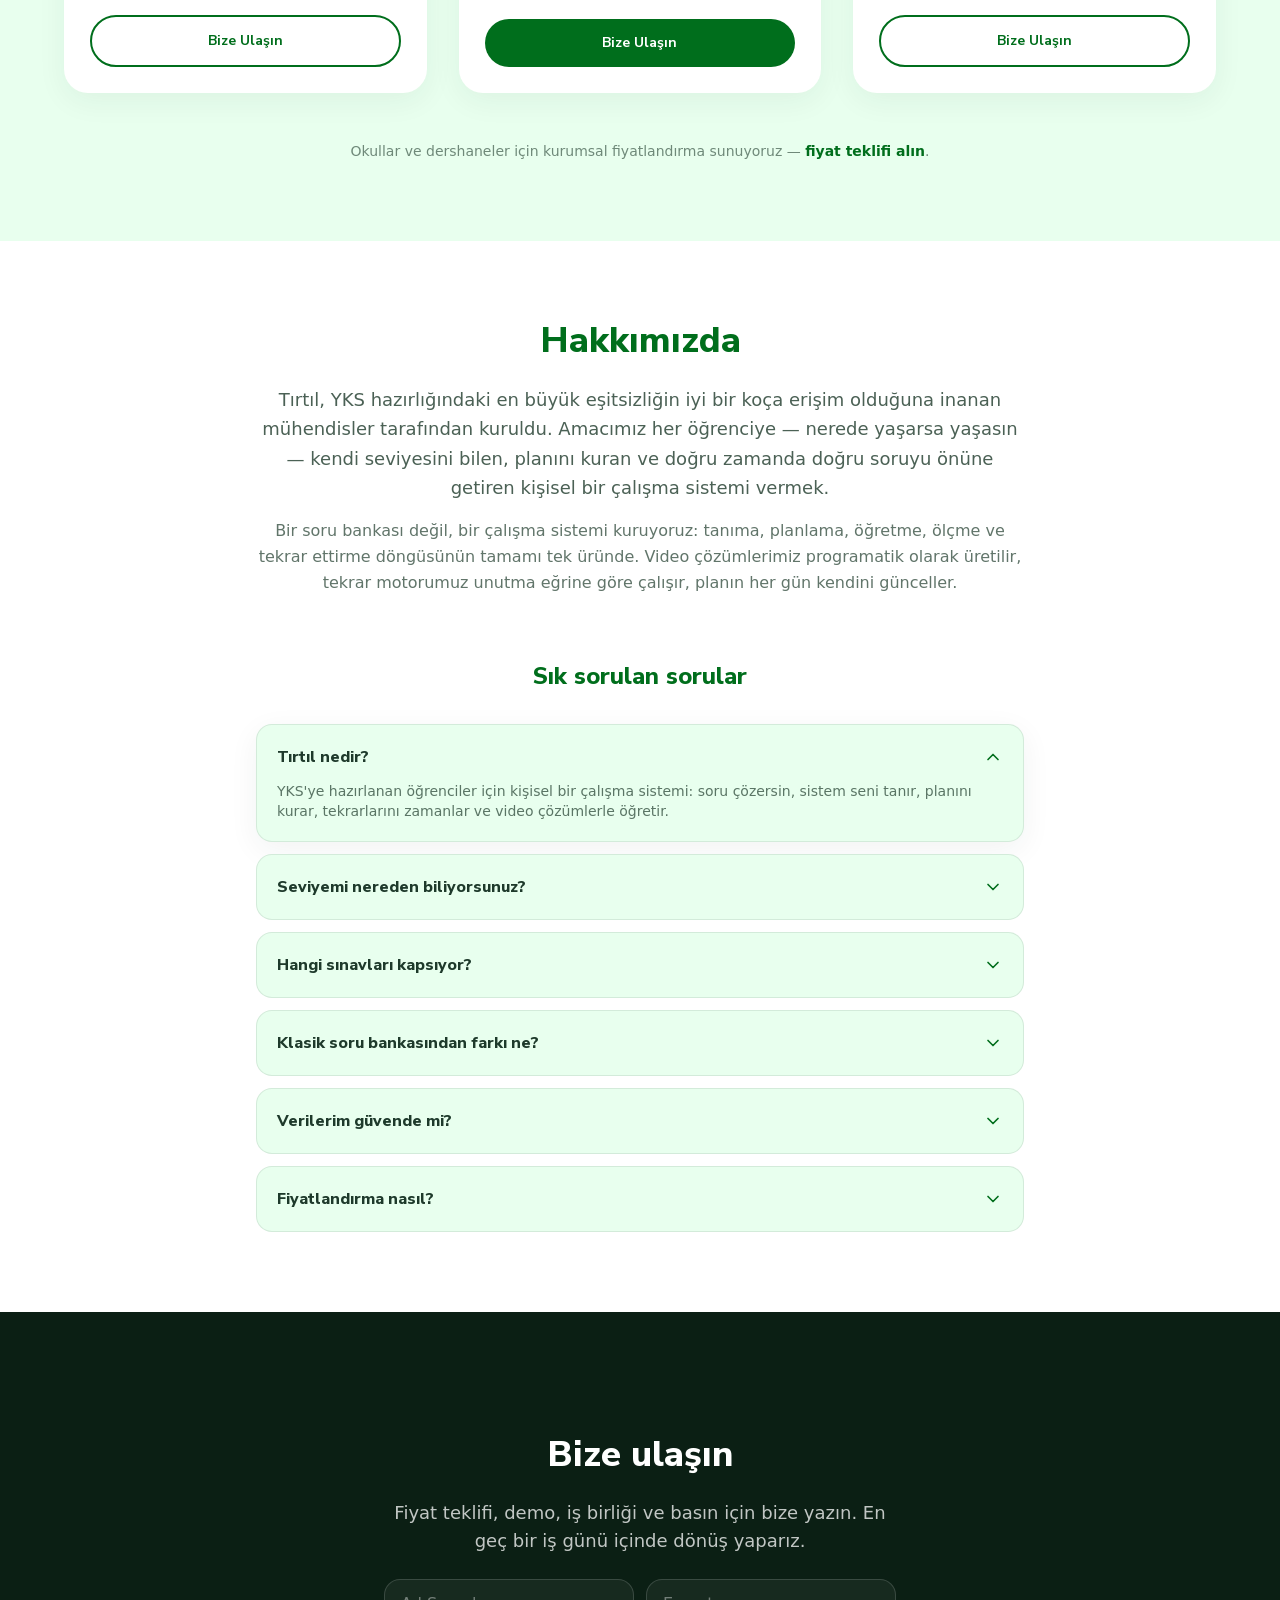
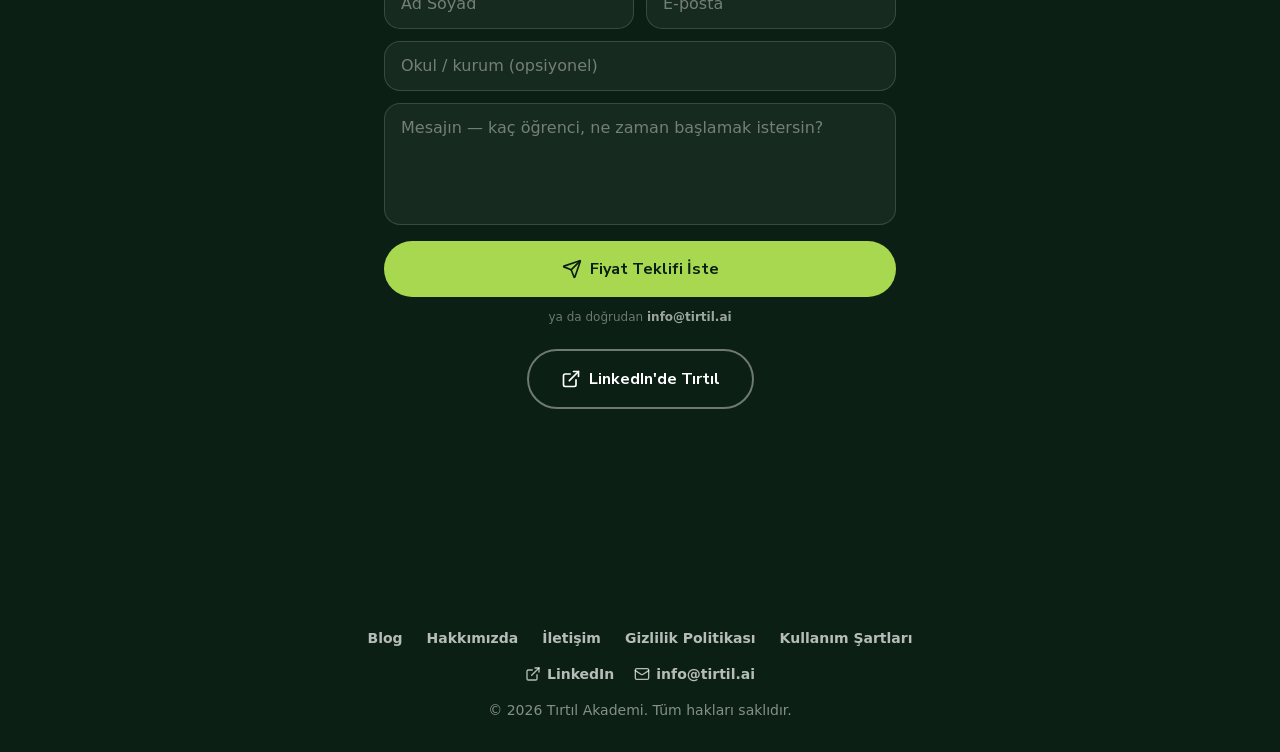
<file: hakkimizda/index.html>
<!doctype html><html lang="tr"><head><meta charset="utf-8"><meta http-equiv="refresh" content="0; url=/#hakkimizda"><link rel="canonical" href="https://tirtil.ai/#hakkimizda"><title>Yönlendiriliyor…</title></head><body>Yönlendiriliyor: <a href="/#hakkimizda">tirtil.ai</a></body></html>
</file>
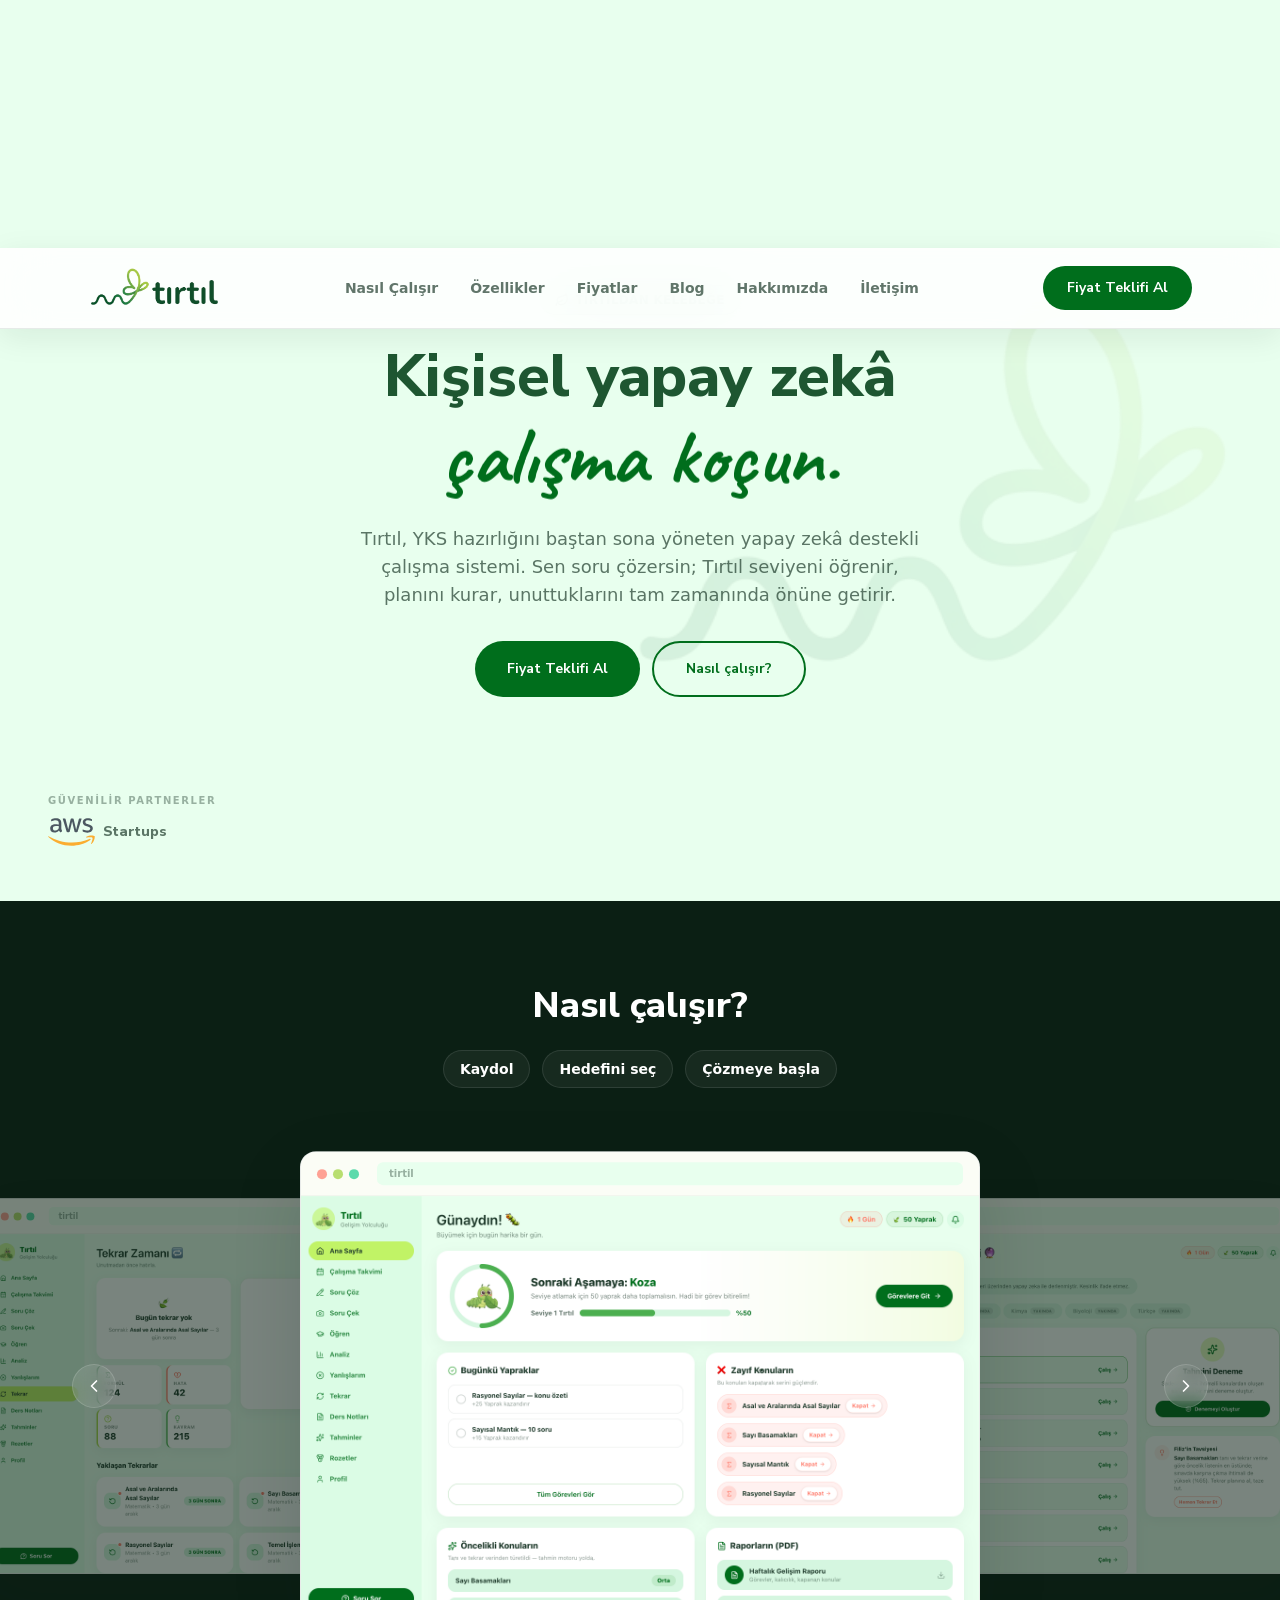
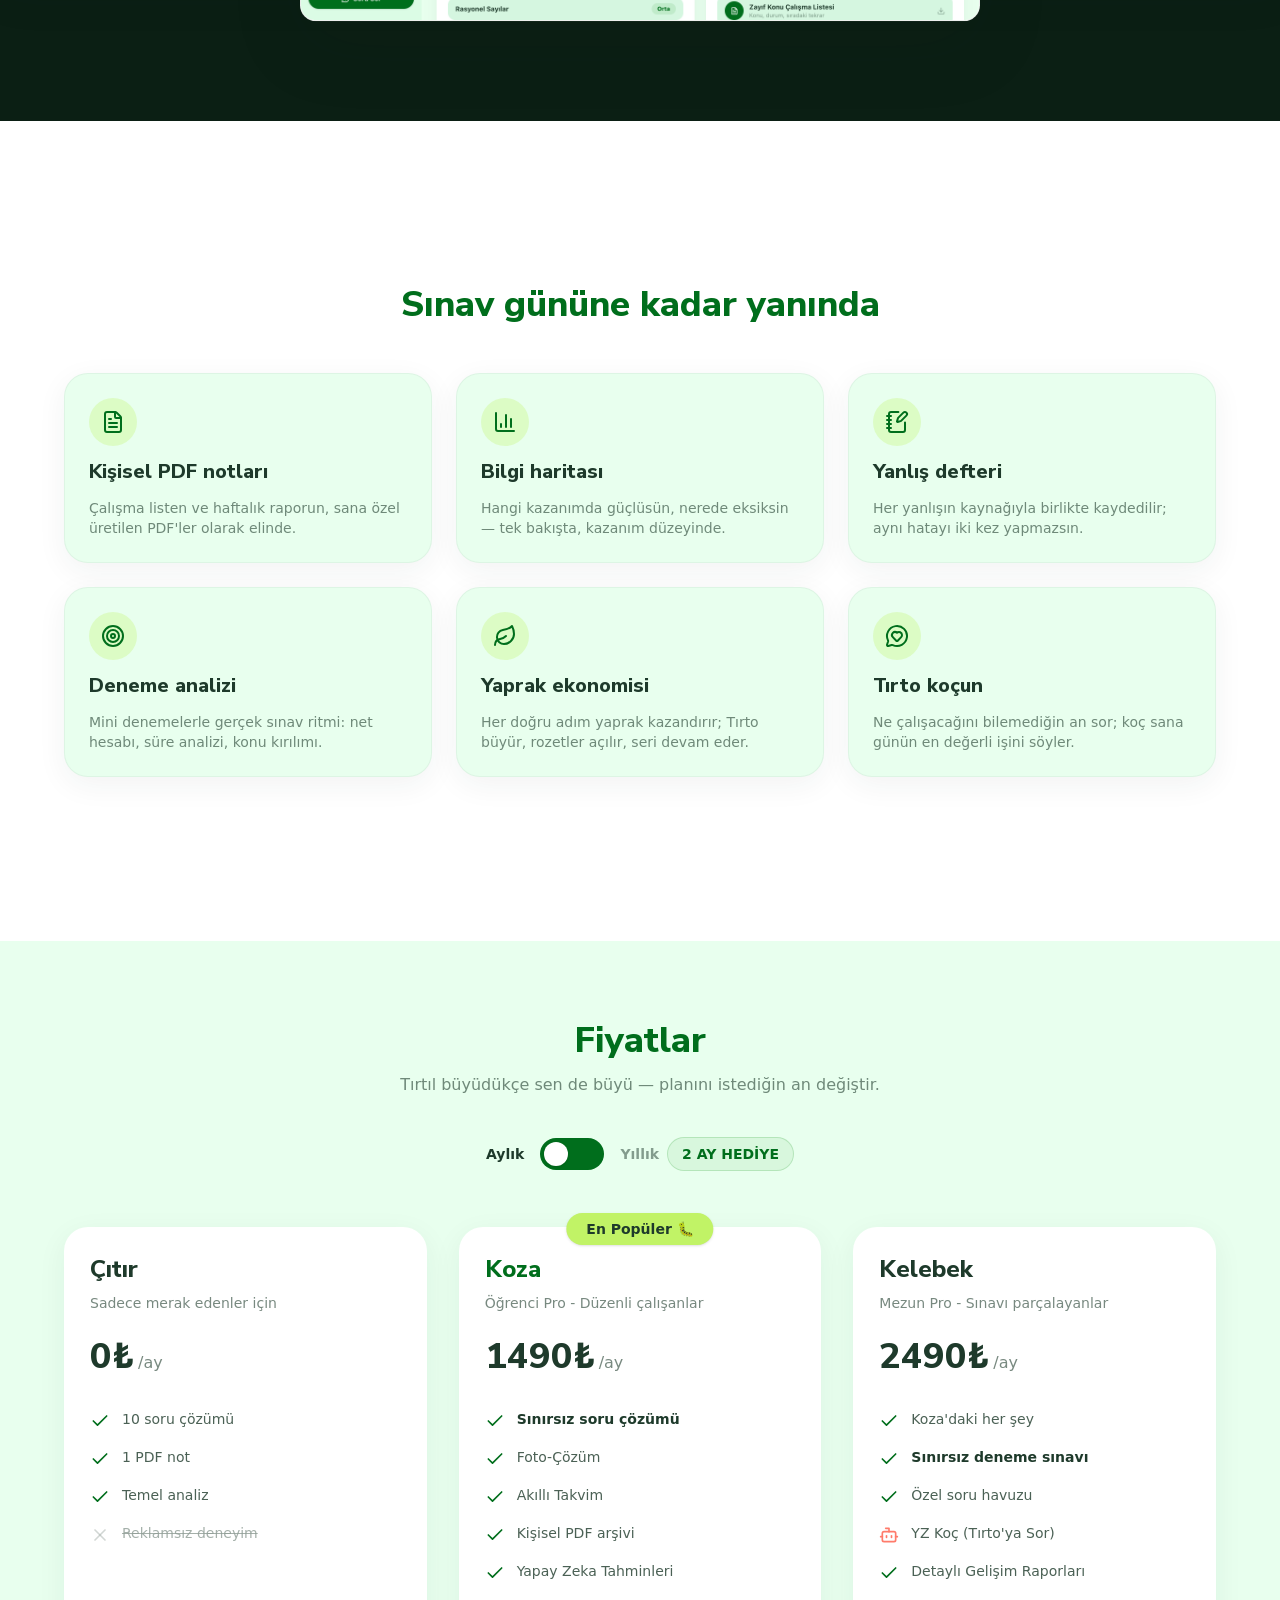
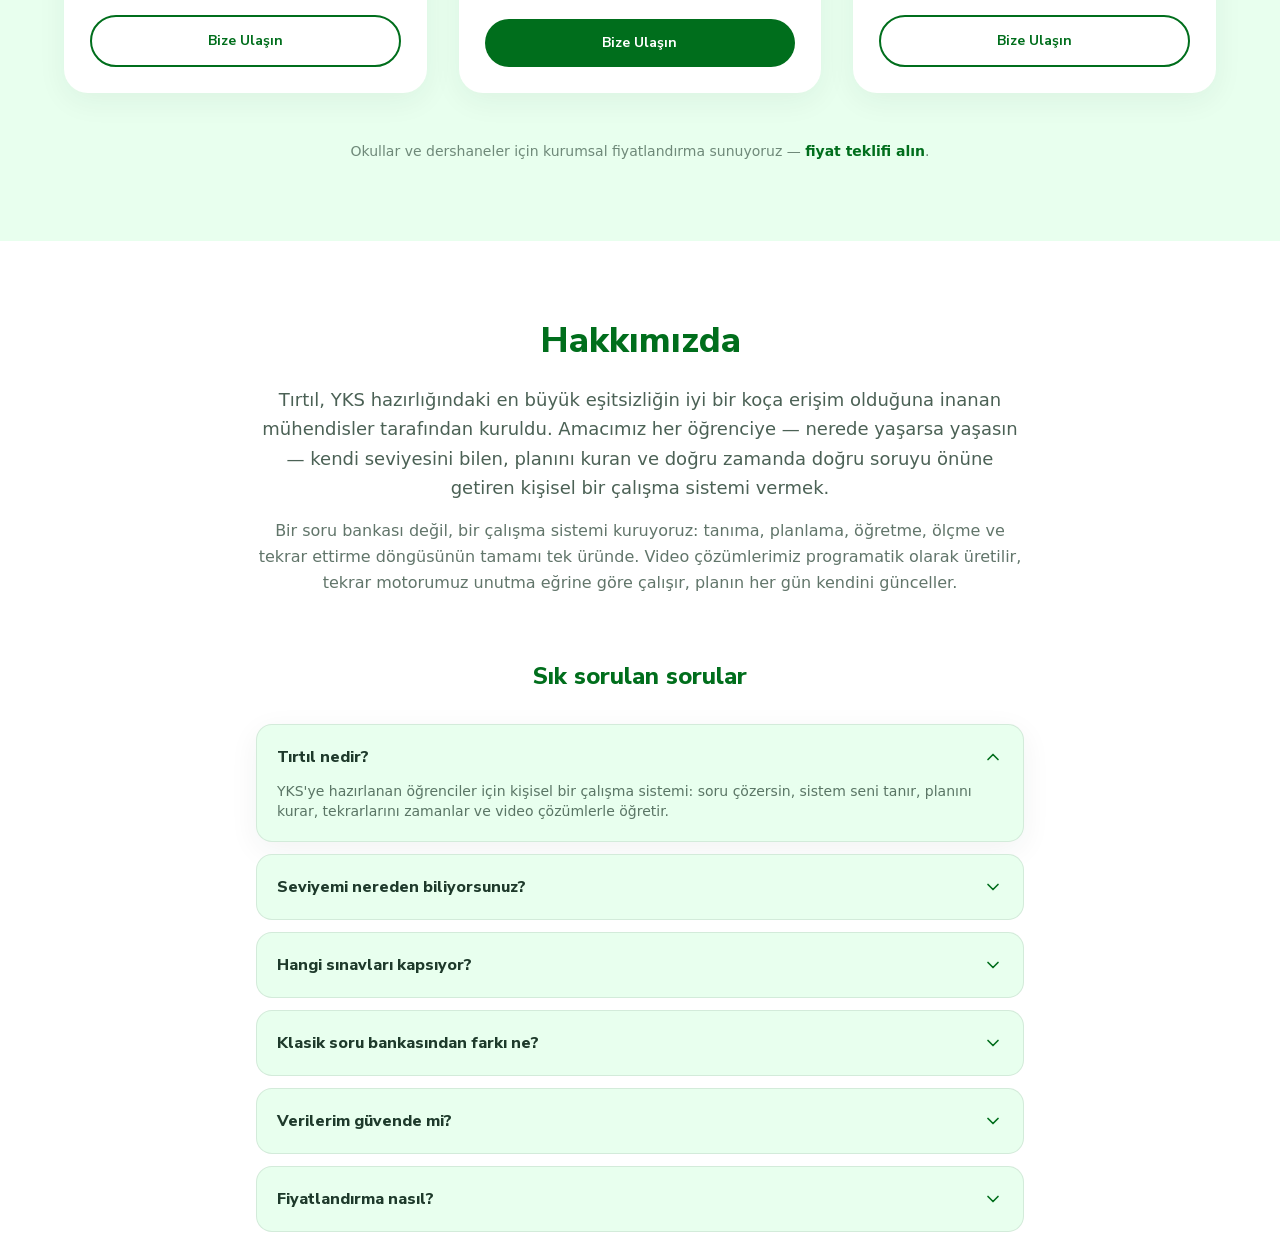
<file: iletisim/index.html>
<!doctype html><html lang="tr"><head><meta charset="utf-8"><meta http-equiv="refresh" content="0; url=/#iletisim"><link rel="canonical" href="https://tirtil.ai/#iletisim"><title>Yönlendiriliyor…</title></head><body>Yönlendiriliyor: <a href="/#iletisim">tirtil.ai</a></body></html>
</file>
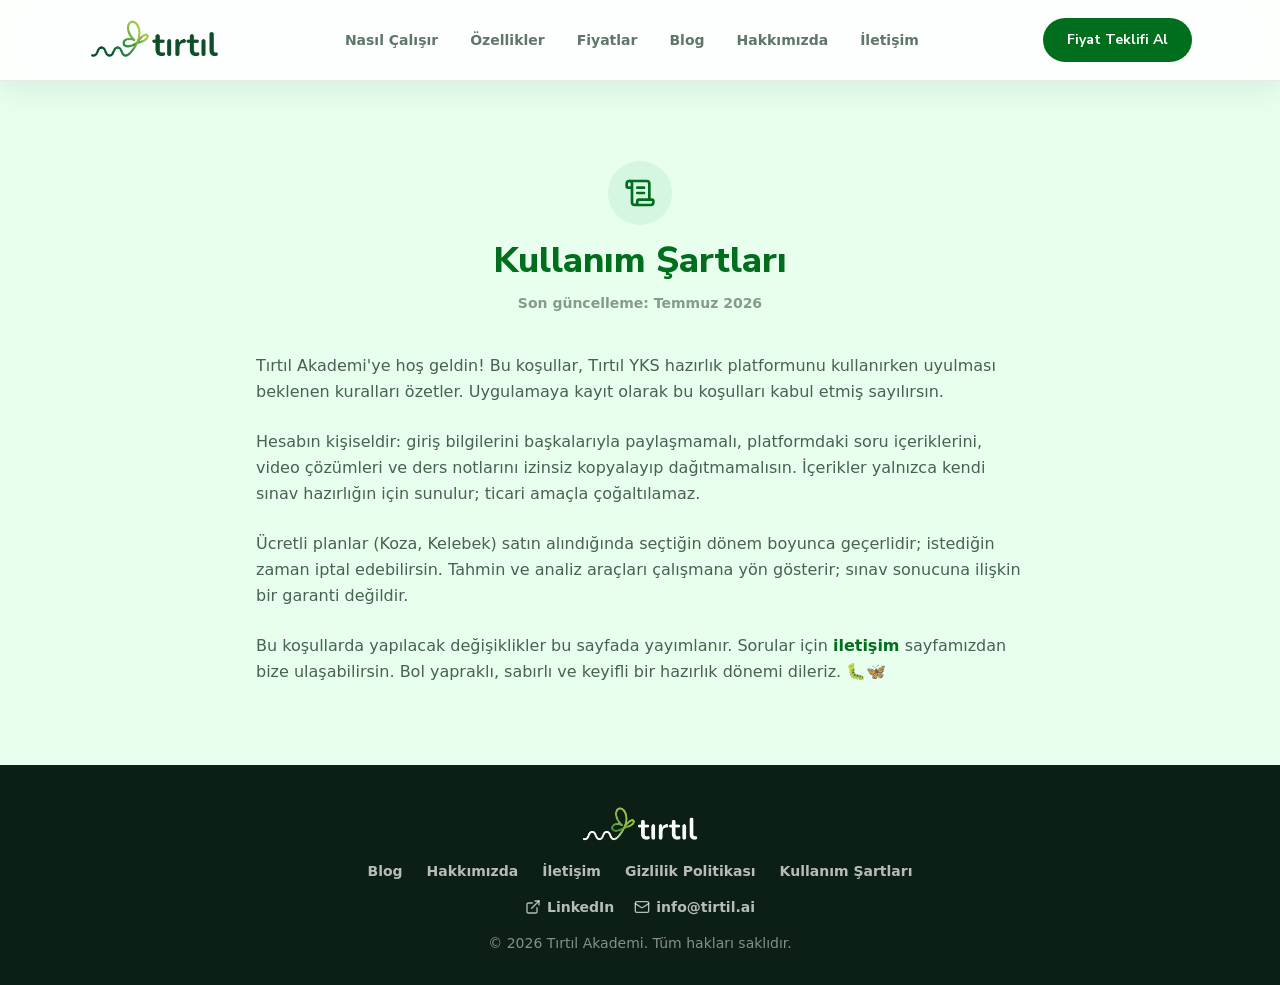
<file: kosullar/index.html>
<!DOCTYPE html><html lang="tr" class="scroll-smooth"><head><meta charSet="utf-8"/><meta name="viewport" content="width=device-width, initial-scale=1"/><link rel="preload" href="/_next/static/media/11cc37d7380d16b4-s.p.27riv1g955cgo.woff2" as="font" crossorigin="" type="font/woff2"/><link rel="preload" href="/_next/static/media/1a099d89ee94ee96-s.p.35a5cae5tspm2.woff2" as="font" crossorigin="" type="font/woff2"/><link rel="preload" href="/_next/static/media/24ce79ed121239f3-s.p.187m47s3z4syd.woff2" as="font" crossorigin="" type="font/woff2"/><link rel="preload" as="image" href="/brand/tirtil-kilit.png"/><link rel="stylesheet" href="/_next/static/chunks/2oukwep701y2b.css" data-precedence="next"/><link rel="preload" as="script" fetchPriority="low" href="/_next/static/chunks/05x84y1_lwagn.js"/><script src="/_next/static/chunks/27jktro2p5rq9.js" async=""></script><script src="/_next/static/chunks/0mr0fnckbkr54.js" async=""></script><script src="/_next/static/chunks/0iec5q4ack_04.js" async=""></script><script src="/_next/static/chunks/turbopack-16n8v03o51-74.js" async=""></script><script src="/_next/static/chunks/05-c3ty_6dwfk.js" async=""></script><script src="/_next/static/chunks/14mrh2-p_w84d.js" async=""></script><script src="/_next/static/chunks/0r0celii_8r3c.js" async=""></script><script src="/_next/static/chunks/3fdm_fy_9vxth.js" async=""></script><meta name="next-size-adjust" content=""/><title>Kullanım Şartları — Tırtıl</title><meta name="description" content="Tırtıl platformunu kullanırken geçerli kullanım şartları."/><meta property="og:title" content="Tırtıl — Tırtıldan kelebeğe"/><meta property="og:description" content="Yapay zekâ destekli kişisel YKS çalışma sistemi. 30 saniyede başla."/><meta property="og:locale" content="tr_TR"/><meta property="og:image" content="https://tirtil.ai/brand/og.png"/><meta property="og:type" content="website"/><meta name="twitter:card" content="summary_large_image"/><meta name="twitter:title" content="Tırtıl — Tırtıldan kelebeğe"/><meta name="twitter:description" content="Yapay zekâ destekli kişisel YKS çalışma sistemi. 30 saniyede başla."/><meta name="twitter:image" content="https://tirtil.ai/brand/og.png"/><link rel="icon" href="/favicon.ico?favicon.2tlxnkz2crffm.ico" sizes="48x48" type="image/x-icon"/><link rel="icon" href="/icon.png?icon.22xjb0_z-kx97.png" sizes="512x512" type="image/png"/><link rel="apple-touch-icon" href="/apple-icon.png?apple-icon.0fjeem_tnryy3.png" sizes="180x180" type="image/png"/><script>(function(){try{
var s=JSON.parse(localStorage.getItem('tirtil.v1.settings')||'{}');
var t=s.theme||'acik';
var mq=window.matchMedia('(prefers-color-scheme: dark)');
var dark=t==='koyu'||(t==='sistem'&&mq.matches);
document.documentElement.dataset.theme=dark?'dark':'light';
if(t==='sistem'){mq.addEventListener('change',function(e){document.documentElement.dataset.theme=e.matches?'dark':'light';});}
}catch(e){}})();</script><script src="/_next/static/chunks/0cz1d0mv5g_q7.js" noModule=""></script></head><body class="plus_jakarta_sans_5f188dd5-module__XdI8cW__variable nunito_sans_f8293ba3-module__VD43kG__variable caveat_c70e17b-module__fIFoJa__variable font-body antialiased"><div hidden=""><!--$--><!--/$--></div><div class="marketing-theme flex min-h-screen flex-col bg-surface"><header class="sticky top-0 z-[100] border-b border-forest/10 bg-white/90 shadow-[0_8px_32px_rgba(11,31,20,0.08)] backdrop-blur-xl backdrop-saturate-150"><div class="mx-auto flex h-20 max-w-6xl items-center justify-between gap-3 px-4 sm:px-6"><a class="flex shrink-0 items-center" href="/"><img alt="Tırtıl" width="875" height="290" decoding="async" data-nimg="1" class="h-9 w-auto sm:h-11" style="color:transparent" src="/brand/tirtil-kilit.png"/></a><nav class="hidden items-center gap-8 md:flex"><a class="font-body text-sm font-bold transition-colors text-forest/70 hover:text-leaf-deep" href="/#nasil-calisir">Nasıl Çalışır</a><a class="font-body text-sm font-bold transition-colors text-forest/70 hover:text-leaf-deep" href="/#ozellikler">Özellikler</a><a class="font-body text-sm font-bold transition-colors text-forest/70 hover:text-leaf-deep" href="/#fiyatlar">Fiyatlar</a><a class="font-body text-sm font-bold transition-colors text-forest/70 hover:text-leaf-deep" href="/blog/">Blog</a><a class="font-body text-sm font-bold transition-colors text-forest/70 hover:text-leaf-deep" href="/#hakkimizda">Hakkımızda</a><a class="font-body text-sm font-bold transition-colors text-forest/70 hover:text-leaf-deep" href="/#iletisim">İletişim</a></nav><div class="flex items-center gap-1.5"><a class="inline-flex items-center justify-center gap-2 rounded-full px-6 py-3 text-center font-heading text-sm font-bold transition bg-leaf-deep text-white hover:scale-105 hover:brightness-110 whitespace-nowrap" href="/#iletisim">Fiyat Teklifi Al</a><button type="button" aria-label="Menüyü aç" aria-expanded="false" class="flex h-10 w-10 shrink-0 cursor-pointer items-center justify-center rounded-full text-forest transition hover:bg-container md:hidden"><svg xmlns="http://www.w3.org/2000/svg" width="24" height="24" viewBox="0 0 24 24" fill="none" stroke="currentColor" stroke-width="2" stroke-linecap="round" stroke-linejoin="round" class="lucide lucide-menu h-6 w-6" aria-hidden="true"><path d="M4 5h16"></path><path d="M4 12h16"></path><path d="M4 19h16"></path></svg></button></div></div></header><main class="flex-1"><section class="px-6 py-20"><div class="mx-auto max-w-3xl"><div class="mb-10 text-center"><div class="mb-4 inline-flex h-16 w-16 items-center justify-center rounded-full bg-container text-leaf-deep"><svg xmlns="http://www.w3.org/2000/svg" width="24" height="24" viewBox="0 0 24 24" fill="none" stroke="currentColor" stroke-width="2" stroke-linecap="round" stroke-linejoin="round" class="lucide lucide-scroll-text h-8 w-8" aria-hidden="true"><path d="M15 12h-5"></path><path d="M15 8h-5"></path><path d="M19 17V5a2 2 0 0 0-2-2H4"></path><path d="M8 21h12a2 2 0 0 0 2-2v-1a1 1 0 0 0-1-1H11a1 1 0 0 0-1 1v1a2 2 0 1 1-4 0V5a2 2 0 1 0-4 0v2a1 1 0 0 0 1 1h3"></path></svg></div><h1 class="font-heading text-4xl font-extrabold text-leaf-deep">Kullanım Şartları</h1><p class="mt-3 text-sm font-semibold text-forest/50">Son güncelleme: Temmuz 2026</p></div><div class="space-y-6 text-base leading-relaxed text-forest/80"><p>Tırtıl Akademi&#x27;ye hoş geldin! Bu koşullar, Tırtıl YKS hazırlık platformunu kullanırken uyulması beklenen kuralları özetler. Uygulamaya kayıt olarak bu koşulları kabul etmiş sayılırsın.</p><p>Hesabın kişiseldir: giriş bilgilerini başkalarıyla paylaşmamalı, platformdaki soru içeriklerini, video çözümleri ve ders notlarını izinsiz kopyalayıp dağıtmamalısın. İçerikler yalnızca kendi sınav hazırlığın için sunulur; ticari amaçla çoğaltılamaz.</p><p>Ücretli planlar (Koza, Kelebek) satın alındığında seçtiğin dönem boyunca geçerlidir; istediğin zaman iptal edebilirsin. Tahmin ve analiz araçları çalışmana yön gösterir; sınav sonucuna ilişkin bir garanti değildir.</p><p>Bu koşullarda yapılacak değişiklikler bu sayfada yayımlanır. Sorular için<!-- --> <a class="font-bold text-leaf-deep hover:underline" href="/#iletisim">iletişim</a> <!-- -->sayfamızdan bize ulaşabilirsin. Bol yapraklı, sabırlı ve keyifli bir hazırlık dönemi dileriz. <span aria-hidden="true">🐛🦋</span></p></div></div></section><!--$--><!--/$--></main><footer class="bg-forest-night px-6 pb-8 pt-10"><div class="mx-auto flex max-w-6xl flex-col items-center gap-4 text-center"><img alt="Tırtıl" loading="lazy" width="875" height="290" decoding="async" data-nimg="1" class="h-10 w-auto" style="color:transparent" src="/brand/tirtil-kilit-koyu.png"/><nav class="flex flex-wrap justify-center gap-6"><a class="text-sm font-bold text-white/70 transition hover:text-lime hover:underline" href="/blog/">Blog</a><a class="text-sm font-bold text-white/70 transition hover:text-lime hover:underline" href="/#hakkimizda">Hakkımızda</a><a class="text-sm font-bold text-white/70 transition hover:text-lime hover:underline" href="/#iletisim">İletişim</a><a class="text-sm font-bold text-white/70 transition hover:text-lime hover:underline" href="/gizlilik/">Gizlilik Politikası</a><a class="text-sm font-bold text-white/70 transition hover:text-lime hover:underline" href="/kosullar/">Kullanım Şartları</a></nav><div class="flex items-center gap-5"><a href="https://www.linkedin.com/company/tirtil" target="_blank" rel="noopener noreferrer" class="inline-flex items-center gap-1.5 text-sm font-bold text-white/70 transition hover:text-lime"><svg xmlns="http://www.w3.org/2000/svg" width="24" height="24" viewBox="0 0 24 24" fill="none" stroke="currentColor" stroke-width="2" stroke-linecap="round" stroke-linejoin="round" class="lucide lucide-external-link h-4 w-4" aria-hidden="true"><path d="M15 3h6v6"></path><path d="M10 14 21 3"></path><path d="M18 13v6a2 2 0 0 1-2 2H5a2 2 0 0 1-2-2V8a2 2 0 0 1 2-2h6"></path></svg> LinkedIn</a><a href="mailto:info@tirtil.ai" class="inline-flex items-center gap-1.5 text-sm font-bold text-white/70 transition hover:text-lime"><svg xmlns="http://www.w3.org/2000/svg" width="24" height="24" viewBox="0 0 24 24" fill="none" stroke="currentColor" stroke-width="2" stroke-linecap="round" stroke-linejoin="round" class="lucide lucide-mail h-4 w-4" aria-hidden="true"><path d="m22 7-8.991 5.727a2 2 0 0 1-2.009 0L2 7"></path><rect x="2" y="4" width="20" height="16" rx="2"></rect></svg> <!-- -->info@tirtil.ai</a></div><p class="text-sm text-white/50">© <!-- -->2026<!-- --> <!-- -->Tırtıl Akademi<!-- -->. Tüm hakları saklıdır.</p></div></footer></div><script src="/_next/static/chunks/05x84y1_lwagn.js" id="_R_" async=""></script><script>(self.__next_f=self.__next_f||[]).push([0])</script><script>self.__next_f.push([1,"1:\"$Sreact.fragment\"\n2:I[39756,[\"/_next/static/chunks/05-c3ty_6dwfk.js\",\"/_next/static/chunks/14mrh2-p_w84d.js\"],\"default\"]\n3:I[58298,[\"/_next/static/chunks/05-c3ty_6dwfk.js\",\"/_next/static/chunks/14mrh2-p_w84d.js\",\"/_next/static/chunks/0r0celii_8r3c.js\"],\"default\"]\n4:I[37457,[\"/_next/static/chunks/05-c3ty_6dwfk.js\",\"/_next/static/chunks/14mrh2-p_w84d.js\"],\"default\"]\n5:I[5500,[\"/_next/static/chunks/05-c3ty_6dwfk.js\",\"/_next/static/chunks/14mrh2-p_w84d.js\",\"/_next/static/chunks/3fdm_fy_9vxth.js\"],\"Image\"]\n6:I[22016,[\"/_next/static/chunks/05-c3ty_6dwfk.js\",\"/_next/static/chunks/14mrh2-p_w84d.js\",\"/_next/static/chunks/3fdm_fy_9vxth.js\"],\"\"]\n7:I[5014,[\"/_next/static/chunks/05-c3ty_6dwfk.js\",\"/_next/static/chunks/14mrh2-p_w84d.js\",\"/_next/static/chunks/3fdm_fy_9vxth.js\"],\"default\"]\n8:I[23672,[\"/_next/static/chunks/05-c3ty_6dwfk.js\",\"/_next/static/chunks/14mrh2-p_w84d.js\",\"/_next/static/chunks/3fdm_fy_9vxth.js\"],\"MarketingNavbar\"]\n11:I[68027,[\"/_next/static/chunks/05-c3ty_6dwfk.js\",\"/_next/static/chunks/14mrh2-p_w84d.js\"],\"default\",1]\n:HL[\"/_next/static/chunks/2oukwep701y2b.css\",\"style\"]\n:HL[\"/_next/static/media/11cc37d7380d16b4-s.p.27riv1g955cgo.woff2\",\"font\",{\"crossOrigin\":\"\",\"type\":\"font/woff2\"}]\n:HL[\"/_next/static/media/1a099d89ee94ee96-s.p.35a5cae5tspm2.woff2\",\"font\",{\"crossOrigin\":\"\",\"type\":\"font/woff2\"}]\n:HL[\"/_next/static/media/24ce79ed121239f3-s.p.187m47s3z4syd.woff2\",\"font\",{\"crossOrigin\":\"\",\"type\":\"font/woff2\"}]\n"])</script><script>self.__next_f.push([1,"0:{\"P\":null,\"c\":[\"\",\"kosullar\",\"\"],\"q\":\"\",\"i\":false,\"f\":[[[\"\",{\"children\":[\"(marketing)\",{\"children\":[\"kosullar\",{\"children\":[\"__PAGE__\",{}]}]}]},\"$undefined\",\"$undefined\",16],[[\"$\",\"$1\",\"c\",{\"children\":[[[\"$\",\"link\",\"0\",{\"rel\":\"stylesheet\",\"href\":\"/_next/static/chunks/2oukwep701y2b.css\",\"precedence\":\"next\",\"crossOrigin\":\"$undefined\",\"nonce\":\"$undefined\"}],[\"$\",\"script\",\"script-0\",{\"src\":\"/_next/static/chunks/05-c3ty_6dwfk.js\",\"async\":true,\"nonce\":\"$undefined\"}],[\"$\",\"script\",\"script-1\",{\"src\":\"/_next/static/chunks/14mrh2-p_w84d.js\",\"async\":true,\"nonce\":\"$undefined\"}]],[\"$\",\"html\",null,{\"lang\":\"tr\",\"className\":\"scroll-smooth\",\"suppressHydrationWarning\":true,\"children\":[[\"$\",\"head\",null,{\"children\":[\"$\",\"script\",null,{\"dangerouslySetInnerHTML\":{\"__html\":\"(function(){try{\\nvar s=JSON.parse(localStorage.getItem('tirtil.v1.settings')||'{}');\\nvar t=s.theme||'acik';\\nvar mq=window.matchMedia('(prefers-color-scheme: dark)');\\nvar dark=t==='koyu'||(t==='sistem'\u0026\u0026mq.matches);\\ndocument.documentElement.dataset.theme=dark?'dark':'light';\\nif(t==='sistem'){mq.addEventListener('change',function(e){document.documentElement.dataset.theme=e.matches?'dark':'light';});}\\n}catch(e){}})();\"}}]}],[\"$\",\"body\",null,{\"className\":\"plus_jakarta_sans_5f188dd5-module__XdI8cW__variable nunito_sans_f8293ba3-module__VD43kG__variable caveat_c70e17b-module__fIFoJa__variable font-body antialiased\",\"children\":[\"$\",\"$L2\",null,{\"parallelRouterKey\":\"children\",\"error\":\"$3\",\"errorStyles\":[],\"errorScripts\":[[\"$\",\"script\",\"script-0\",{\"src\":\"/_next/static/chunks/0r0celii_8r3c.js\",\"async\":true}]],\"template\":[\"$\",\"$L4\",null,{}],\"templateStyles\":\"$undefined\",\"templateScripts\":\"$undefined\",\"notFound\":[[\"$\",\"div\",null,{\"className\":\"flex min-h-screen flex-col items-center justify-center bg-surface px-6 py-16 text-center\",\"children\":[[\"$\",\"div\",null,{\"className\":\"flex items-center justify-center gap-2\",\"children\":[[\"$\",\"span\",null,{\"className\":\"font-heading text-8xl font-extrabold leading-none text-leaf/20\",\"children\":\"4\"}],[\"$\",\"div\",null,{\"className\":\"grid size-32 shrink-0 place-items-center rounded-full bg-container\",\"children\":[\"$\",\"$L5\",null,{\"src\":\"/brand/poses/dusunen.png\",\"alt\":\"Düşünen Tırto\",\"width\":86,\"height\":95}]}],[\"$\",\"span\",null,{\"className\":\"font-heading text-8xl font-extrabold leading-none text-leaf/20\",\"children\":\"4\"}]]}],[\"$\",\"h1\",null,{\"className\":\"mt-8 font-heading text-2xl font-extrabold text-forest\",\"children\":\"Bu yaprak burada değil 🍂\"}],[\"$\",\"p\",null,{\"className\":\"mt-2 max-w-sm text-forest/60\",\"children\":\"Aradığın sayfa taşınmış ya da hiç var olmamış olabilir.\"}],[\"$\",\"div\",null,{\"className\":\"mt-8 flex flex-wrap items-center justify-center gap-3\",\"children\":[[\"$\",\"$L6\",null,{\"href\":\"/\",\"className\":\"flex items-center gap-2 rounded-full bg-leaf-deep px-6 py-3 font-heading text-sm font-bold text-white transition hover:scale-105\",\"children\":[[\"$\",\"$L7\",null,{\"ref\":\"$undefined\",\"iconNode\":[[\"path\",{\"d\":\"M15 21v-8a1 1 0 0 0-1-1h-4a1 1 0 0 0-1 1v8\",\"key\":\"5wwlr5\"}],[\"path\",{\"d\":\"M3 10a2 2 0 0 1 .709-1.528l7-6a2 2 0 0 1 2.582 0l7 6A2 2 0 0 1 21 10v9a2 2 0 0 1-2 2H5a2 2 0 0 1-2-2z\",\"key\":\"r6nss1\"}]],\"className\":\"lucide-house\",\"size\":16}],\"Ana Sayfaya Dön\"]}],false]}]]}],[]],\"forbidden\":\"$undefined\",\"unauthorized\":\"$undefined\"}]}]]}]]}],{\"children\":[[\"$\",\"$1\",\"c\",{\"children\":[[[\"$\",\"script\",\"script-0\",{\"src\":\"/_next/static/chunks/3fdm_fy_9vxth.js\",\"async\":true,\"nonce\":\"$undefined\"}]],[\"$\",\"div\",null,{\"className\":\"marketing-theme flex min-h-screen flex-col bg-surface\",\"children\":[[\"$\",\"$L8\",null,{}],[\"$\",\"main\",null,{\"className\":\"flex-1\",\"children\":[\"$\",\"$L2\",null,{\"parallelRouterKey\":\"children\",\"error\":\"$undefined\",\"errorStyles\":\"$undefined\",\"errorScripts\":\"$undefined\",\"template\":[\"$\",\"$L4\",null,{}],\"templateStyles\":\"$undefined\",\"templateScripts\":\"$undefined\",\"notFound\":[[\"$\",\"div\",null,{\"className\":\"flex min-h-screen flex-col items-center justify-center bg-surface px-6 py-16 text-center\",\"children\":[[\"$\",\"div\",null,{\"className\":\"flex items-center justify-center gap-2\",\"children\":[[\"$\",\"span\",null,{\"className\":\"font-heading text-8xl font-extrabold leading-none text-leaf/20\",\"children\":\"4\"}],[\"$\",\"div\",null,{\"className\":\"grid size-32 shrink-0 place-items-center rounded-full bg-container\",\"children\":[\"$\",\"$L5\",null,{\"src\":\"/brand/poses/dusunen.png\",\"alt\":\"Düşünen Tırto\",\"width\":86,\"height\":95}]}],[\"$\",\"span\",null,{\"className\":\"font-heading text-8xl font-extrabold leading-none text-leaf/20\",\"children\":\"4\"}]]}],\"$L9\",\"$La\",\"$Lb\"]}],[]],\"forbidden\":\"$undefined\",\"unauthorized\":\"$undefined\"}]}],\"$Lc\"]}]]}],{\"children\":[\"$Ld\",{\"children\":[\"$Le\",{},null,false,null]},null,false,\"$@f\"]},null,false,null]},null,false,null],\"$L10\",false]],\"m\":\"$undefined\",\"G\":[\"$11\",[\"$L12\"]],\"S\":true,\"h\":null,\"s\":\"$undefined\",\"l\":\"$undefined\",\"p\":\"$undefined\",\"d\":\"$undefined\",\"b\":\"vSYhPjRNKFvIXgZETv2WD\"}\n"])</script><script>self.__next_f.push([1,"13:I[97367,[\"/_next/static/chunks/05-c3ty_6dwfk.js\",\"/_next/static/chunks/14mrh2-p_w84d.js\"],\"OutletBoundary\"]\n14:\"$Sreact.suspense\"\n17:I[97367,[\"/_next/static/chunks/05-c3ty_6dwfk.js\",\"/_next/static/chunks/14mrh2-p_w84d.js\"],\"ViewportBoundary\"]\n19:I[97367,[\"/_next/static/chunks/05-c3ty_6dwfk.js\",\"/_next/static/chunks/14mrh2-p_w84d.js\"],\"MetadataBoundary\"]\n9:[\"$\",\"h1\",null,{\"className\":\"mt-8 font-heading text-2xl font-extrabold text-forest\",\"children\":\"Bu yaprak burada değil 🍂\"}]\na:[\"$\",\"p\",null,{\"className\":\"mt-2 max-w-sm text-forest/60\",\"children\":\"Aradığın sayfa taşınmış ya da hiç var olmamış olabilir.\"}]\nb:[\"$\",\"div\",null,{\"className\":\"mt-8 flex flex-wrap items-center justify-center gap-3\",\"children\":[[\"$\",\"$L6\",null,{\"href\":\"/\",\"className\":\"flex items-center gap-2 rounded-full bg-leaf-deep px-6 py-3 font-heading text-sm font-bold text-white transition hover:scale-105\",\"children\":[[\"$\",\"$L7\",null,{\"ref\":\"$undefined\",\"iconNode\":\"$0:f:0:1:0:props:children:1:props:children:1:props:children:props:notFound:0:props:children:3:props:children:0:props:children:0:props:iconNode\",\"className\":\"lucide-house\",\"size\":16}],\"Ana Sayfaya Dön\"]}],false]}]\n"])</script><script>self.__next_f.push([1,"c:[\"$\",\"footer\",null,{\"className\":\"bg-forest-night px-6 pb-8 pt-10\",\"children\":[\"$\",\"div\",null,{\"className\":\"mx-auto flex max-w-6xl flex-col items-center gap-4 text-center\",\"children\":[[\"$\",\"$L5\",null,{\"src\":\"/brand/tirtil-kilit-koyu.png\",\"alt\":\"Tırtıl\",\"width\":875,\"height\":290,\"className\":\"h-10 w-auto\"}],[\"$\",\"nav\",null,{\"className\":\"flex flex-wrap justify-center gap-6\",\"children\":[[\"$\",\"$L6\",\"Blog\",{\"href\":\"/blog\",\"className\":\"text-sm font-bold text-white/70 transition hover:text-lime hover:underline\",\"children\":\"Blog\"}],[\"$\",\"$L6\",\"Hakkımızda\",{\"href\":\"/#hakkimizda\",\"className\":\"text-sm font-bold text-white/70 transition hover:text-lime hover:underline\",\"children\":\"Hakkımızda\"}],[\"$\",\"$L6\",\"İletişim\",{\"href\":\"/#iletisim\",\"className\":\"text-sm font-bold text-white/70 transition hover:text-lime hover:underline\",\"children\":\"İletişim\"}],[\"$\",\"$L6\",\"Gizlilik Politikası\",{\"href\":\"/gizlilik\",\"className\":\"text-sm font-bold text-white/70 transition hover:text-lime hover:underline\",\"children\":\"Gizlilik Politikası\"}],[\"$\",\"$L6\",\"Kullanım Şartları\",{\"href\":\"/kosullar\",\"className\":\"text-sm font-bold text-white/70 transition hover:text-lime hover:underline\",\"children\":\"Kullanım Şartları\"}]]}],[\"$\",\"div\",null,{\"className\":\"flex items-center gap-5\",\"children\":[[\"$\",\"a\",null,{\"href\":\"https://www.linkedin.com/company/tirtil\",\"target\":\"_blank\",\"rel\":\"noopener noreferrer\",\"className\":\"inline-flex items-center gap-1.5 text-sm font-bold text-white/70 transition hover:text-lime\",\"children\":[[\"$\",\"$L7\",null,{\"ref\":\"$undefined\",\"iconNode\":[[\"path\",{\"d\":\"M15 3h6v6\",\"key\":\"1q9fwt\"}],[\"path\",{\"d\":\"M10 14 21 3\",\"key\":\"gplh6r\"}],[\"path\",{\"d\":\"M18 13v6a2 2 0 0 1-2 2H5a2 2 0 0 1-2-2V8a2 2 0 0 1 2-2h6\",\"key\":\"a6xqqp\"}]],\"className\":\"lucide-external-link h-4 w-4\"}],\" LinkedIn\"]}],[\"$\",\"a\",null,{\"href\":\"mailto:info@tirtil.ai\",\"className\":\"inline-flex items-center gap-1.5 text-sm font-bold text-white/70 transition hover:text-lime\",\"children\":[[\"$\",\"$L7\",null,{\"ref\":\"$undefined\",\"iconNode\":[[\"path\",{\"d\":\"m22 7-8.991 5.727a2 2 0 0 1-2.009 0L2 7\",\"key\":\"132q7q\"}],[\"rect\",{\"x\":\"2\",\"y\":\"4\",\"width\":\"20\",\"height\":\"16\",\"rx\":\"2\",\"key\":\"izxlao\"}]],\"className\":\"lucide-mail h-4 w-4\"}],\" \",\"info@tirtil.ai\"]}]]}],[\"$\",\"p\",null,{\"className\":\"text-sm text-white/50\",\"children\":[\"© \",2026,\" \",\"Tırtıl Akademi\",\". Tüm hakları saklıdır.\"]}]]}]}]\n"])</script><script>self.__next_f.push([1,"d:[\"$\",\"$1\",\"c\",{\"children\":[null,[\"$\",\"$L2\",null,{\"parallelRouterKey\":\"children\",\"error\":\"$undefined\",\"errorStyles\":\"$undefined\",\"errorScripts\":\"$undefined\",\"template\":[\"$\",\"$L4\",null,{}],\"templateStyles\":\"$undefined\",\"templateScripts\":\"$undefined\",\"notFound\":\"$undefined\",\"forbidden\":\"$undefined\",\"unauthorized\":\"$undefined\"}]]}]\n"])</script><script>self.__next_f.push([1,"e:[\"$\",\"$1\",\"c\",{\"children\":[[\"$\",\"section\",null,{\"className\":\"px-6 py-20\",\"children\":[\"$\",\"div\",null,{\"className\":\"mx-auto max-w-3xl\",\"children\":[[\"$\",\"div\",null,{\"className\":\"mb-10 text-center\",\"children\":[[\"$\",\"div\",null,{\"className\":\"mb-4 inline-flex h-16 w-16 items-center justify-center rounded-full bg-container text-leaf-deep\",\"children\":[\"$\",\"$L7\",null,{\"ref\":\"$undefined\",\"iconNode\":[[\"path\",{\"d\":\"M15 12h-5\",\"key\":\"r7krc0\"}],[\"path\",{\"d\":\"M15 8h-5\",\"key\":\"1khuty\"}],[\"path\",{\"d\":\"M19 17V5a2 2 0 0 0-2-2H4\",\"key\":\"zz82l3\"}],[\"path\",{\"d\":\"M8 21h12a2 2 0 0 0 2-2v-1a1 1 0 0 0-1-1H11a1 1 0 0 0-1 1v1a2 2 0 1 1-4 0V5a2 2 0 1 0-4 0v2a1 1 0 0 0 1 1h3\",\"key\":\"1ph1d7\"}]],\"className\":\"lucide-scroll-text h-8 w-8\"}]}],[\"$\",\"h1\",null,{\"className\":\"font-heading text-4xl font-extrabold text-leaf-deep\",\"children\":\"Kullanım Şartları\"}],[\"$\",\"p\",null,{\"className\":\"mt-3 text-sm font-semibold text-forest/50\",\"children\":\"Son güncelleme: Temmuz 2026\"}]]}],[\"$\",\"div\",null,{\"className\":\"space-y-6 text-base leading-relaxed text-forest/80\",\"children\":[[\"$\",\"p\",null,{\"children\":\"Tırtıl Akademi'ye hoş geldin! Bu koşullar, Tırtıl YKS hazırlık platformunu kullanırken uyulması beklenen kuralları özetler. Uygulamaya kayıt olarak bu koşulları kabul etmiş sayılırsın.\"}],[\"$\",\"p\",null,{\"children\":\"Hesabın kişiseldir: giriş bilgilerini başkalarıyla paylaşmamalı, platformdaki soru içeriklerini, video çözümleri ve ders notlarını izinsiz kopyalayıp dağıtmamalısın. İçerikler yalnızca kendi sınav hazırlığın için sunulur; ticari amaçla çoğaltılamaz.\"}],[\"$\",\"p\",null,{\"children\":\"Ücretli planlar (Koza, Kelebek) satın alındığında seçtiğin dönem boyunca geçerlidir; istediğin zaman iptal edebilirsin. Tahmin ve analiz araçları çalışmana yön gösterir; sınav sonucuna ilişkin bir garanti değildir.\"}],[\"$\",\"p\",null,{\"children\":[\"Bu koşullarda yapılacak değişiklikler bu sayfada yayımlanır. Sorular için\",\" \",[\"$\",\"$L6\",null,{\"href\":\"/#iletisim\",\"className\":\"font-bold text-leaf-deep hover:underline\",\"children\":\"iletişim\"}],\" \",\"sayfamızdan bize ulaşabilirsin. Bol yapraklı, sabırlı ve keyifli bir hazırlık dönemi dileriz. \",[\"$\",\"span\",null,{\"aria-hidden\":true,\"children\":\"🐛🦋\"}]]}]]}]]}]}],null,[\"$\",\"$L13\",null,{\"children\":[\"$\",\"$14\",null,{\"name\":\"Next.MetadataOutlet\",\"children\":\"$@15\"}]}]]}]\n"])</script><script>self.__next_f.push([1,"16:[]\nf:\"$W16\"\n10:[\"$\",\"$1\",\"h\",{\"children\":[null,[\"$\",\"$L17\",null,{\"children\":\"$L18\"}],[\"$\",\"div\",null,{\"hidden\":true,\"children\":[\"$\",\"$L19\",null,{\"children\":[\"$\",\"$14\",null,{\"name\":\"Next.Metadata\",\"children\":\"$L1a\"}]}]}],[\"$\",\"meta\",null,{\"name\":\"next-size-adjust\",\"content\":\"\"}]]}]\n12:[\"$\",\"link\",\"0\",{\"rel\":\"stylesheet\",\"href\":\"/_next/static/chunks/2oukwep701y2b.css\",\"precedence\":\"next\",\"crossOrigin\":\"$undefined\",\"nonce\":\"$undefined\"}]\n"])</script><script>self.__next_f.push([1,"18:[[\"$\",\"meta\",\"0\",{\"charSet\":\"utf-8\"}],[\"$\",\"meta\",\"1\",{\"name\":\"viewport\",\"content\":\"width=device-width, initial-scale=1\"}]]\n"])</script><script>self.__next_f.push([1,"1b:I[27201,[\"/_next/static/chunks/05-c3ty_6dwfk.js\",\"/_next/static/chunks/14mrh2-p_w84d.js\"],\"IconMark\"]\n15:null\n1a:[[\"$\",\"title\",\"0\",{\"children\":\"Kullanım Şartları — Tırtıl\"}],[\"$\",\"meta\",\"1\",{\"name\":\"description\",\"content\":\"Tırtıl platformunu kullanırken geçerli kullanım şartları.\"}],[\"$\",\"meta\",\"2\",{\"property\":\"og:title\",\"content\":\"Tırtıl — Tırtıldan kelebeğe\"}],[\"$\",\"meta\",\"3\",{\"property\":\"og:description\",\"content\":\"Yapay zekâ destekli kişisel YKS çalışma sistemi. 30 saniyede başla.\"}],[\"$\",\"meta\",\"4\",{\"property\":\"og:locale\",\"content\":\"tr_TR\"}],[\"$\",\"meta\",\"5\",{\"property\":\"og:image\",\"content\":\"https://tirtil.ai/brand/og.png\"}],[\"$\",\"meta\",\"6\",{\"property\":\"og:type\",\"content\":\"website\"}],[\"$\",\"meta\",\"7\",{\"name\":\"twitter:card\",\"content\":\"summary_large_image\"}],[\"$\",\"meta\",\"8\",{\"name\":\"twitter:title\",\"content\":\"Tırtıl — Tırtıldan kelebeğe\"}],[\"$\",\"meta\",\"9\",{\"name\":\"twitter:description\",\"content\":\"Yapay zekâ destekli kişisel YKS çalışma sistemi. 30 saniyede başla.\"}],[\"$\",\"meta\",\"10\",{\"name\":\"twitter:image\",\"content\":\"https://tirtil.ai/brand/og.png\"}],[\"$\",\"link\",\"11\",{\"rel\":\"icon\",\"href\":\"/favicon.ico?favicon.2tlxnkz2crffm.ico\",\"sizes\":\"48x48\",\"type\":\"image/x-icon\"}],[\"$\",\"link\",\"12\",{\"rel\":\"icon\",\"href\":\"/icon.png?icon.22xjb0_z-kx97.png\",\"sizes\":\"512x512\",\"type\":\"image/png\"}],[\"$\",\"link\",\"13\",{\"rel\":\"apple-touch-icon\",\"href\":\"/apple-icon.png?apple-icon.0fjeem_tnryy3.png\",\"sizes\":\"180x180\",\"type\":\"image/png\"}],[\"$\",\"$L1b\",\"14\",{}]]\n"])</script></body></html>
</file>
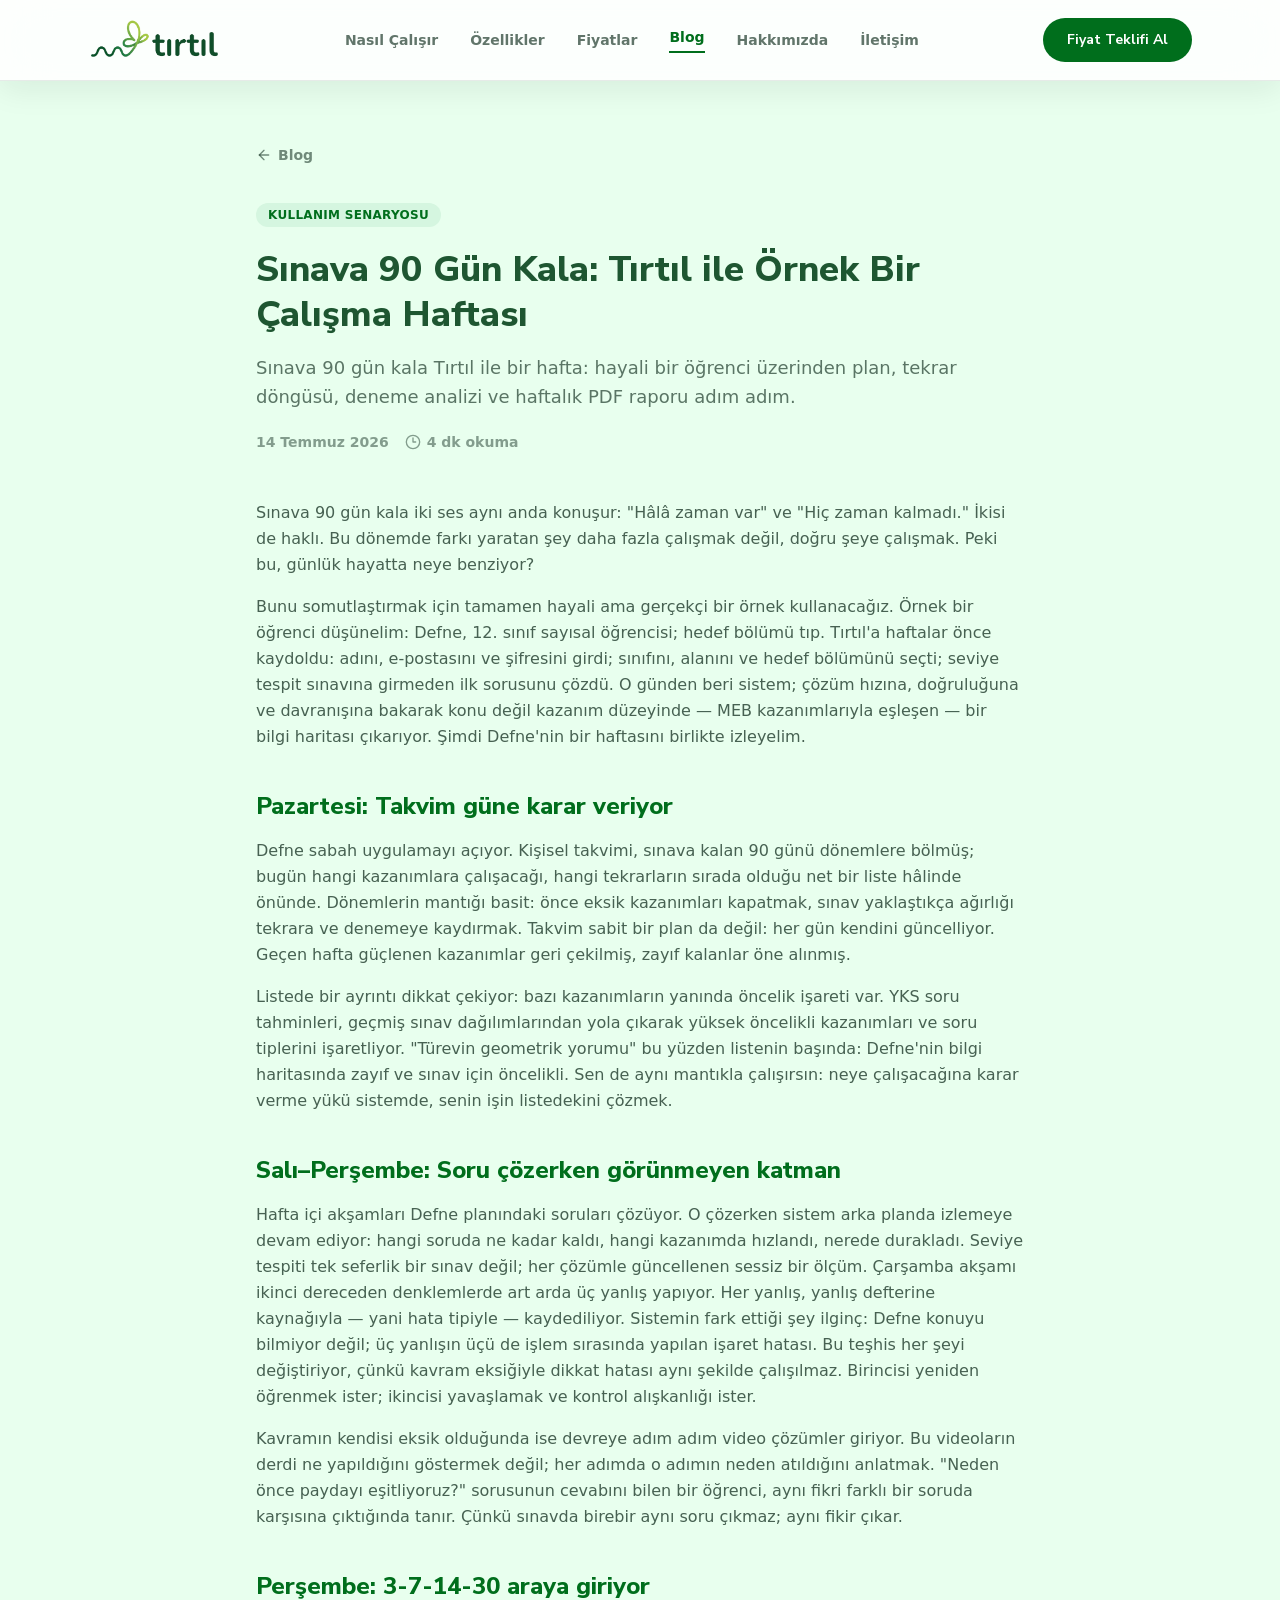
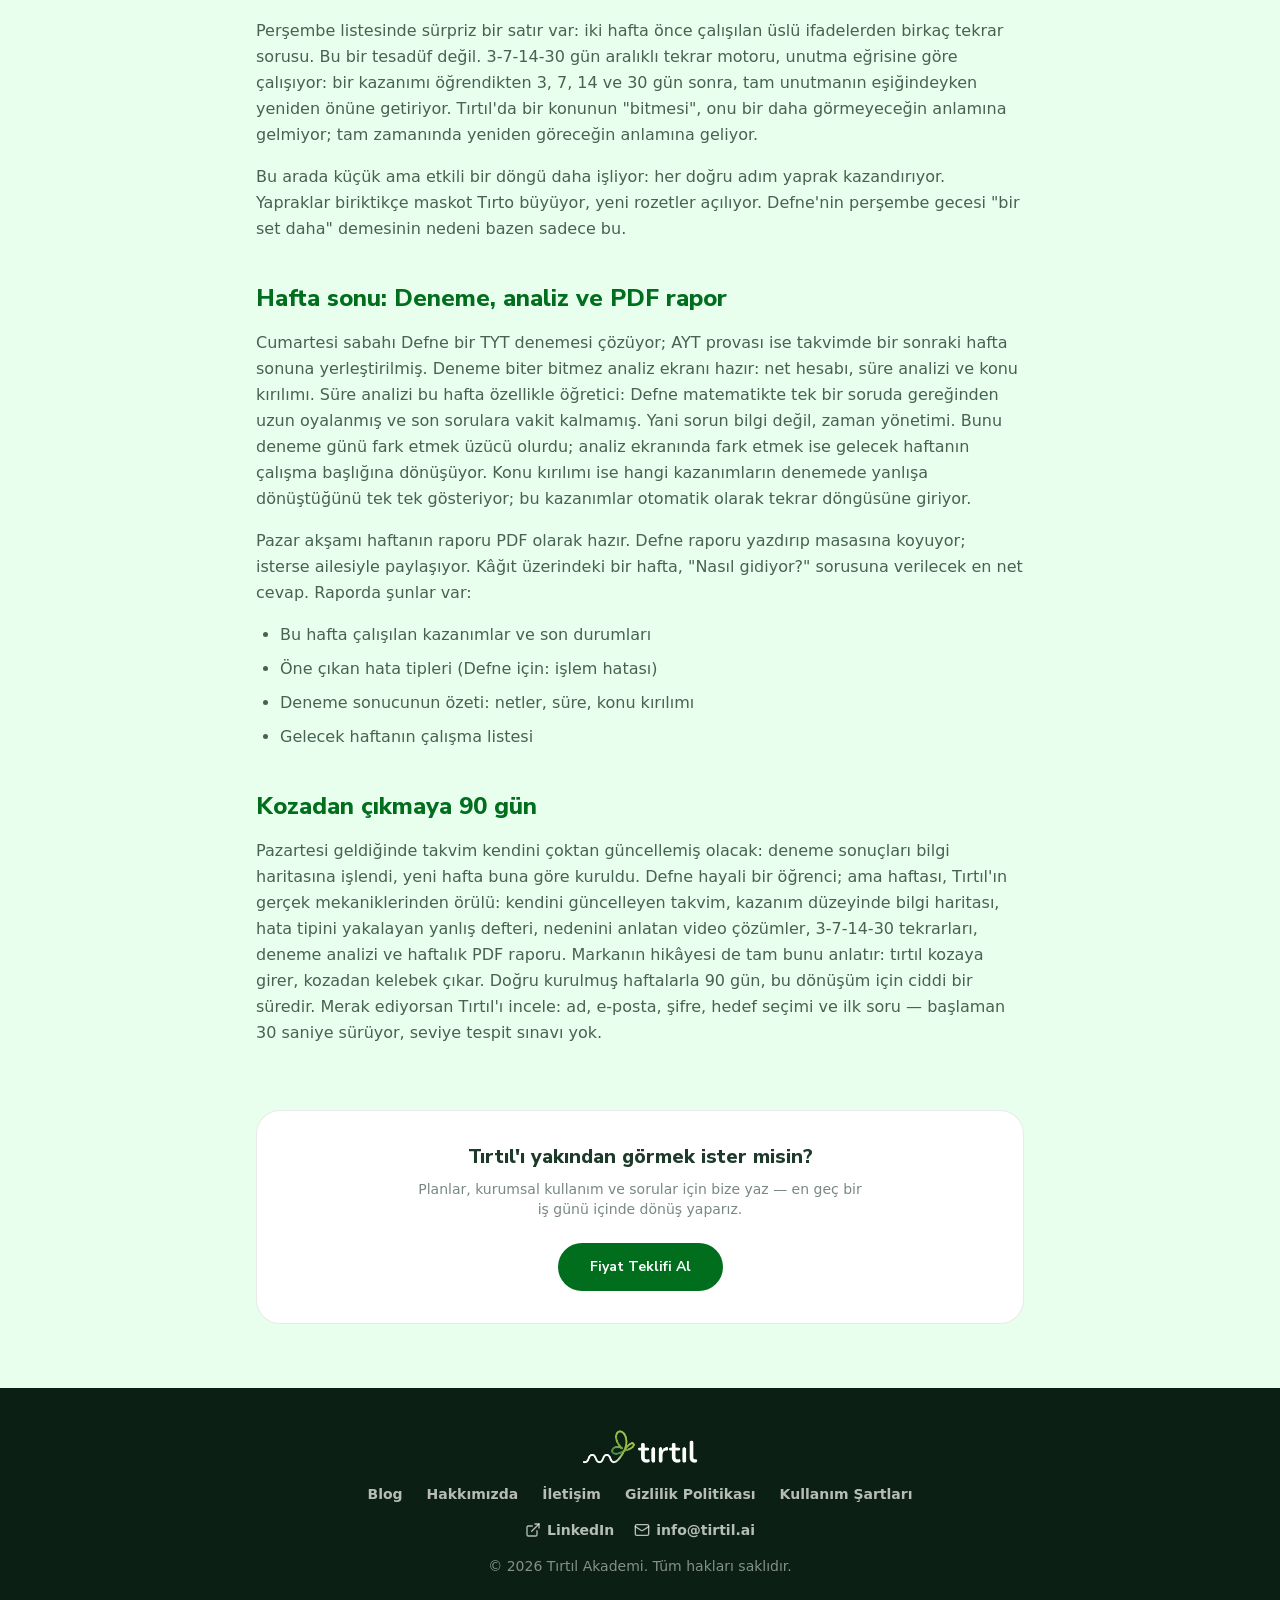
<file: blog/sinava-90-gun-kala-ornek-bir-hafta/index.html>
<!DOCTYPE html><html lang="tr" class="scroll-smooth"><head><meta charSet="utf-8"/><meta name="viewport" content="width=device-width, initial-scale=1"/><link rel="preload" href="/_next/static/media/11cc37d7380d16b4-s.p.27riv1g955cgo.woff2" as="font" crossorigin="" type="font/woff2"/><link rel="preload" href="/_next/static/media/1a099d89ee94ee96-s.p.35a5cae5tspm2.woff2" as="font" crossorigin="" type="font/woff2"/><link rel="preload" href="/_next/static/media/24ce79ed121239f3-s.p.187m47s3z4syd.woff2" as="font" crossorigin="" type="font/woff2"/><link rel="preload" as="image" href="/brand/tirtil-kilit.png"/><link rel="stylesheet" href="/_next/static/chunks/2oukwep701y2b.css" data-precedence="next"/><link rel="preload" as="script" fetchPriority="low" href="/_next/static/chunks/05x84y1_lwagn.js"/><script src="/_next/static/chunks/27jktro2p5rq9.js" async=""></script><script src="/_next/static/chunks/0mr0fnckbkr54.js" async=""></script><script src="/_next/static/chunks/0iec5q4ack_04.js" async=""></script><script src="/_next/static/chunks/turbopack-16n8v03o51-74.js" async=""></script><script src="/_next/static/chunks/05-c3ty_6dwfk.js" async=""></script><script src="/_next/static/chunks/14mrh2-p_w84d.js" async=""></script><script src="/_next/static/chunks/0r0celii_8r3c.js" async=""></script><script src="/_next/static/chunks/3fdm_fy_9vxth.js" async=""></script><meta name="next-size-adjust" content=""/><title>Sınava 90 Gün Kala: Tırtıl ile Örnek Bir Çalışma Haftası — Tırtıl</title><meta name="description" content="Sınava 90 gün kala Tırtıl ile bir hafta: hayali bir öğrenci üzerinden plan, tekrar döngüsü, deneme analizi ve haftalık PDF raporu adım adım."/><meta property="og:title" content="Tırtıl — Tırtıldan kelebeğe"/><meta property="og:description" content="Yapay zekâ destekli kişisel YKS çalışma sistemi. 30 saniyede başla."/><meta property="og:locale" content="tr_TR"/><meta property="og:image" content="https://tirtil.ai/brand/og.png"/><meta property="og:type" content="website"/><meta name="twitter:card" content="summary_large_image"/><meta name="twitter:title" content="Tırtıl — Tırtıldan kelebeğe"/><meta name="twitter:description" content="Yapay zekâ destekli kişisel YKS çalışma sistemi. 30 saniyede başla."/><meta name="twitter:image" content="https://tirtil.ai/brand/og.png"/><link rel="icon" href="/favicon.ico?favicon.2tlxnkz2crffm.ico" sizes="48x48" type="image/x-icon"/><link rel="icon" href="/icon.png?icon.22xjb0_z-kx97.png" sizes="512x512" type="image/png"/><link rel="apple-touch-icon" href="/apple-icon.png?apple-icon.0fjeem_tnryy3.png" sizes="180x180" type="image/png"/><script>(function(){try{
var s=JSON.parse(localStorage.getItem('tirtil.v1.settings')||'{}');
var t=s.theme||'acik';
var mq=window.matchMedia('(prefers-color-scheme: dark)');
var dark=t==='koyu'||(t==='sistem'&&mq.matches);
document.documentElement.dataset.theme=dark?'dark':'light';
if(t==='sistem'){mq.addEventListener('change',function(e){document.documentElement.dataset.theme=e.matches?'dark':'light';});}
}catch(e){}})();</script><script src="/_next/static/chunks/0cz1d0mv5g_q7.js" noModule=""></script></head><body class="plus_jakarta_sans_5f188dd5-module__XdI8cW__variable nunito_sans_f8293ba3-module__VD43kG__variable caveat_c70e17b-module__fIFoJa__variable font-body antialiased"><div hidden=""><!--$--><!--/$--></div><div class="marketing-theme flex min-h-screen flex-col bg-surface"><header class="sticky top-0 z-[100] border-b border-forest/10 bg-white/90 shadow-[0_8px_32px_rgba(11,31,20,0.08)] backdrop-blur-xl backdrop-saturate-150"><div class="mx-auto flex h-20 max-w-6xl items-center justify-between gap-3 px-4 sm:px-6"><a class="flex shrink-0 items-center" href="/"><img alt="Tırtıl" width="875" height="290" decoding="async" data-nimg="1" class="h-9 w-auto sm:h-11" style="color:transparent" src="/brand/tirtil-kilit.png"/></a><nav class="hidden items-center gap-8 md:flex"><a class="font-body text-sm font-bold transition-colors text-forest/70 hover:text-leaf-deep" href="/#nasil-calisir">Nasıl Çalışır</a><a class="font-body text-sm font-bold transition-colors text-forest/70 hover:text-leaf-deep" href="/#ozellikler">Özellikler</a><a class="font-body text-sm font-bold transition-colors text-forest/70 hover:text-leaf-deep" href="/#fiyatlar">Fiyatlar</a><a class="font-body text-sm font-bold transition-colors border-b-2 border-leaf-deep pb-1 text-leaf-deep" href="/blog/">Blog</a><a class="font-body text-sm font-bold transition-colors text-forest/70 hover:text-leaf-deep" href="/#hakkimizda">Hakkımızda</a><a class="font-body text-sm font-bold transition-colors text-forest/70 hover:text-leaf-deep" href="/#iletisim">İletişim</a></nav><div class="flex items-center gap-1.5"><a class="inline-flex items-center justify-center gap-2 rounded-full px-6 py-3 text-center font-heading text-sm font-bold transition bg-leaf-deep text-white hover:scale-105 hover:brightness-110 whitespace-nowrap" href="/#iletisim">Fiyat Teklifi Al</a><button type="button" aria-label="Menüyü aç" aria-expanded="false" class="flex h-10 w-10 shrink-0 cursor-pointer items-center justify-center rounded-full text-forest transition hover:bg-container md:hidden"><svg xmlns="http://www.w3.org/2000/svg" width="24" height="24" viewBox="0 0 24 24" fill="none" stroke="currentColor" stroke-width="2" stroke-linecap="round" stroke-linejoin="round" class="lucide lucide-menu h-6 w-6" aria-hidden="true"><path d="M4 5h16"></path><path d="M4 12h16"></path><path d="M4 19h16"></path></svg></button></div></div></header><main class="flex-1"><article class="min-h-[calc(100svh-5rem)] bg-surface px-6 py-16"><div class="mx-auto max-w-3xl"><a class="inline-flex items-center gap-1.5 text-sm font-bold text-forest/60 transition-colors hover:text-leaf-deep" href="/blog/"><svg xmlns="http://www.w3.org/2000/svg" width="24" height="24" viewBox="0 0 24 24" fill="none" stroke="currentColor" stroke-width="2" stroke-linecap="round" stroke-linejoin="round" class="lucide lucide-arrow-left h-4 w-4" aria-hidden="true"><path d="m12 19-7-7 7-7"></path><path d="M19 12H5"></path></svg>Blog</a><header class="mt-8"><span class="inline-flex items-center rounded-full bg-container px-3 py-1 text-xs font-extrabold uppercase tracking-wide text-leaf-deep">Kullanım senaryosu</span><h1 class="mt-5 font-heading text-3xl font-extrabold leading-tight text-ink-forest sm:text-4xl">Sınava 90 Gün Kala: Tırtıl ile Örnek Bir Çalışma Haftası</h1><p class="mt-4 text-lg leading-relaxed text-forest/70">Sınava 90 gün kala Tırtıl ile bir hafta: hayali bir öğrenci üzerinden plan, tekrar döngüsü, deneme analizi ve haftalık PDF raporu adım adım.</p><div class="mt-5 flex items-center gap-4 text-sm font-bold text-forest/50"><span>14 Temmuz 2026</span><span class="inline-flex items-center gap-1.5"><svg xmlns="http://www.w3.org/2000/svg" width="24" height="24" viewBox="0 0 24 24" fill="none" stroke="currentColor" stroke-width="2" stroke-linecap="round" stroke-linejoin="round" class="lucide lucide-clock3 lucide-clock-3 h-4 w-4" aria-hidden="true"><circle cx="12" cy="12" r="10"></circle><path d="M12 6v6h4"></path></svg>4<!-- --> dk okuma</span></div></header><div class="mt-12 space-y-10"><section><div class="space-y-4 text-base leading-relaxed text-forest/80"><p>Sınava 90 gün kala iki ses aynı anda konuşur: &quot;Hâlâ zaman var&quot; ve &quot;Hiç zaman kalmadı.&quot; İkisi de haklı. Bu dönemde farkı yaratan şey daha fazla çalışmak değil, doğru şeye çalışmak. Peki bu, günlük hayatta neye benziyor?</p><p>Bunu somutlaştırmak için tamamen hayali ama gerçekçi bir örnek kullanacağız. Örnek bir öğrenci düşünelim: Defne, 12. sınıf sayısal öğrencisi; hedef bölümü tıp. Tırtıl&#x27;a haftalar önce kaydoldu: adını, e-postasını ve şifresini girdi; sınıfını, alanını ve hedef bölümünü seçti; seviye tespit sınavına girmeden ilk sorusunu çözdü. O günden beri sistem; çözüm hızına, doğruluğuna ve davranışına bakarak konu değil kazanım düzeyinde — MEB kazanımlarıyla eşleşen — bir bilgi haritası çıkarıyor. Şimdi Defne&#x27;nin bir haftasını birlikte izleyelim.</p></div></section><section><h2 class="mb-4 font-heading text-2xl font-extrabold text-leaf-deep">Pazartesi: Takvim güne karar veriyor</h2><div class="space-y-4 text-base leading-relaxed text-forest/80"><p>Defne sabah uygulamayı açıyor. Kişisel takvimi, sınava kalan 90 günü dönemlere bölmüş; bugün hangi kazanımlara çalışacağı, hangi tekrarların sırada olduğu net bir liste hâlinde önünde. Dönemlerin mantığı basit: önce eksik kazanımları kapatmak, sınav yaklaştıkça ağırlığı tekrara ve denemeye kaydırmak. Takvim sabit bir plan da değil: her gün kendini güncelliyor. Geçen hafta güçlenen kazanımlar geri çekilmiş, zayıf kalanlar öne alınmış.</p><p>Listede bir ayrıntı dikkat çekiyor: bazı kazanımların yanında öncelik işareti var. YKS soru tahminleri, geçmiş sınav dağılımlarından yola çıkarak yüksek öncelikli kazanımları ve soru tiplerini işaretliyor. &quot;Türevin geometrik yorumu&quot; bu yüzden listenin başında: Defne&#x27;nin bilgi haritasında zayıf ve sınav için öncelikli. Sen de aynı mantıkla çalışırsın: neye çalışacağına karar verme yükü sistemde, senin işin listedekini çözmek.</p></div></section><section><h2 class="mb-4 font-heading text-2xl font-extrabold text-leaf-deep">Salı–Perşembe: Soru çözerken görünmeyen katman</h2><div class="space-y-4 text-base leading-relaxed text-forest/80"><p>Hafta içi akşamları Defne planındaki soruları çözüyor. O çözerken sistem arka planda izlemeye devam ediyor: hangi soruda ne kadar kaldı, hangi kazanımda hızlandı, nerede durakladı. Seviye tespiti tek seferlik bir sınav değil; her çözümle güncellenen sessiz bir ölçüm. Çarşamba akşamı ikinci dereceden denklemlerde art arda üç yanlış yapıyor. Her yanlış, yanlış defterine kaynağıyla — yani hata tipiyle — kaydediliyor. Sistemin fark ettiği şey ilginç: Defne konuyu bilmiyor değil; üç yanlışın üçü de işlem sırasında yapılan işaret hatası. Bu teşhis her şeyi değiştiriyor, çünkü kavram eksiğiyle dikkat hatası aynı şekilde çalışılmaz. Birincisi yeniden öğrenmek ister; ikincisi yavaşlamak ve kontrol alışkanlığı ister.</p><p>Kavramın kendisi eksik olduğunda ise devreye adım adım video çözümler giriyor. Bu videoların derdi ne yapıldığını göstermek değil; her adımda o adımın neden atıldığını anlatmak. &quot;Neden önce paydayı eşitliyoruz?&quot; sorusunun cevabını bilen bir öğrenci, aynı fikri farklı bir soruda karşısına çıktığında tanır. Çünkü sınavda birebir aynı soru çıkmaz; aynı fikir çıkar.</p></div></section><section><h2 class="mb-4 font-heading text-2xl font-extrabold text-leaf-deep">Perşembe: 3-7-14-30 araya giriyor</h2><div class="space-y-4 text-base leading-relaxed text-forest/80"><p>Perşembe listesinde sürpriz bir satır var: iki hafta önce çalışılan üslü ifadelerden birkaç tekrar sorusu. Bu bir tesadüf değil. 3-7-14-30 gün aralıklı tekrar motoru, unutma eğrisine göre çalışıyor: bir kazanımı öğrendikten 3, 7, 14 ve 30 gün sonra, tam unutmanın eşiğindeyken yeniden önüne getiriyor. Tırtıl&#x27;da bir konunun &quot;bitmesi&quot;, onu bir daha görmeyeceğin anlamına gelmiyor; tam zamanında yeniden göreceğin anlamına geliyor.</p><p>Bu arada küçük ama etkili bir döngü daha işliyor: her doğru adım yaprak kazandırıyor. Yapraklar biriktikçe maskot Tırto büyüyor, yeni rozetler açılıyor. Defne&#x27;nin perşembe gecesi &quot;bir set daha&quot; demesinin nedeni bazen sadece bu.</p></div></section><section><h2 class="mb-4 font-heading text-2xl font-extrabold text-leaf-deep">Hafta sonu: Deneme, analiz ve PDF rapor</h2><div class="space-y-4 text-base leading-relaxed text-forest/80"><p>Cumartesi sabahı Defne bir TYT denemesi çözüyor; AYT provası ise takvimde bir sonraki hafta sonuna yerleştirilmiş. Deneme biter bitmez analiz ekranı hazır: net hesabı, süre analizi ve konu kırılımı. Süre analizi bu hafta özellikle öğretici: Defne matematikte tek bir soruda gereğinden uzun oyalanmış ve son sorulara vakit kalmamış. Yani sorun bilgi değil, zaman yönetimi. Bunu deneme günü fark etmek üzücü olurdu; analiz ekranında fark etmek ise gelecek haftanın çalışma başlığına dönüşüyor. Konu kırılımı ise hangi kazanımların denemede yanlışa dönüştüğünü tek tek gösteriyor; bu kazanımlar otomatik olarak tekrar döngüsüne giriyor.</p><p>Pazar akşamı haftanın raporu PDF olarak hazır. Defne raporu yazdırıp masasına koyuyor; isterse ailesiyle paylaşıyor. Kâğıt üzerindeki bir hafta, &quot;Nasıl gidiyor?&quot; sorusuna verilecek en net cevap. Raporda şunlar var:</p><ul class="list-disc space-y-2 pl-6"><li>Bu hafta çalışılan kazanımlar ve son durumları</li><li>Öne çıkan hata tipleri (Defne için: işlem hatası)</li><li>Deneme sonucunun özeti: netler, süre, konu kırılımı</li><li>Gelecek haftanın çalışma listesi</li></ul></div></section><section><h2 class="mb-4 font-heading text-2xl font-extrabold text-leaf-deep">Kozadan çıkmaya 90 gün</h2><div class="space-y-4 text-base leading-relaxed text-forest/80"><p>Pazartesi geldiğinde takvim kendini çoktan güncellemiş olacak: deneme sonuçları bilgi haritasına işlendi, yeni hafta buna göre kuruldu. Defne hayali bir öğrenci; ama haftası, Tırtıl&#x27;ın gerçek mekaniklerinden örülü: kendini güncelleyen takvim, kazanım düzeyinde bilgi haritası, hata tipini yakalayan yanlış defteri, nedenini anlatan video çözümler, 3-7-14-30 tekrarları, deneme analizi ve haftalık PDF raporu. Markanın hikâyesi de tam bunu anlatır: tırtıl kozaya girer, kozadan kelebek çıkar. Doğru kurulmuş haftalarla 90 gün, bu dönüşüm için ciddi bir süredir. Merak ediyorsan Tırtıl&#x27;ı incele: ad, e-posta, şifre, hedef seçimi ve ilk soru — başlaman 30 saniye sürüyor, seviye tespit sınavı yok.</p></div></section></div><div class="mt-16 rounded-3xl border border-forest/10 bg-white p-8 text-center"><h2 class="font-heading text-xl font-extrabold text-forest">Tırtıl&#x27;ı yakından görmek ister misin?</h2><p class="mx-auto mt-2 max-w-md text-sm text-forest/60">Planlar, kurumsal kullanım ve sorular için bize yaz — en geç bir iş günü içinde dönüş yaparız.</p><a class="inline-flex items-center justify-center gap-2 rounded-full px-6 py-3 text-center font-heading text-sm font-bold transition bg-leaf-deep text-white hover:scale-105 hover:brightness-110 mt-6 px-8 py-3.5" href="/#iletisim">Fiyat Teklifi Al</a></div></div></article><!--$--><!--/$--></main><footer class="bg-forest-night px-6 pb-8 pt-10"><div class="mx-auto flex max-w-6xl flex-col items-center gap-4 text-center"><img alt="Tırtıl" loading="lazy" width="875" height="290" decoding="async" data-nimg="1" class="h-10 w-auto" style="color:transparent" src="/brand/tirtil-kilit-koyu.png"/><nav class="flex flex-wrap justify-center gap-6"><a class="text-sm font-bold text-white/70 transition hover:text-lime hover:underline" href="/blog/">Blog</a><a class="text-sm font-bold text-white/70 transition hover:text-lime hover:underline" href="/#hakkimizda">Hakkımızda</a><a class="text-sm font-bold text-white/70 transition hover:text-lime hover:underline" href="/#iletisim">İletişim</a><a class="text-sm font-bold text-white/70 transition hover:text-lime hover:underline" href="/gizlilik/">Gizlilik Politikası</a><a class="text-sm font-bold text-white/70 transition hover:text-lime hover:underline" href="/kosullar/">Kullanım Şartları</a></nav><div class="flex items-center gap-5"><a href="https://www.linkedin.com/company/tirtil" target="_blank" rel="noopener noreferrer" class="inline-flex items-center gap-1.5 text-sm font-bold text-white/70 transition hover:text-lime"><svg xmlns="http://www.w3.org/2000/svg" width="24" height="24" viewBox="0 0 24 24" fill="none" stroke="currentColor" stroke-width="2" stroke-linecap="round" stroke-linejoin="round" class="lucide lucide-external-link h-4 w-4" aria-hidden="true"><path d="M15 3h6v6"></path><path d="M10 14 21 3"></path><path d="M18 13v6a2 2 0 0 1-2 2H5a2 2 0 0 1-2-2V8a2 2 0 0 1 2-2h6"></path></svg> LinkedIn</a><a href="mailto:info@tirtil.ai" class="inline-flex items-center gap-1.5 text-sm font-bold text-white/70 transition hover:text-lime"><svg xmlns="http://www.w3.org/2000/svg" width="24" height="24" viewBox="0 0 24 24" fill="none" stroke="currentColor" stroke-width="2" stroke-linecap="round" stroke-linejoin="round" class="lucide lucide-mail h-4 w-4" aria-hidden="true"><path d="m22 7-8.991 5.727a2 2 0 0 1-2.009 0L2 7"></path><rect x="2" y="4" width="20" height="16" rx="2"></rect></svg> <!-- -->info@tirtil.ai</a></div><p class="text-sm text-white/50">© <!-- -->2026<!-- --> <!-- -->Tırtıl Akademi<!-- -->. Tüm hakları saklıdır.</p></div></footer></div><script src="/_next/static/chunks/05x84y1_lwagn.js" id="_R_" async=""></script><script>(self.__next_f=self.__next_f||[]).push([0])</script><script>self.__next_f.push([1,"1:\"$Sreact.fragment\"\n2:I[39756,[\"/_next/static/chunks/05-c3ty_6dwfk.js\",\"/_next/static/chunks/14mrh2-p_w84d.js\"],\"default\"]\n3:I[58298,[\"/_next/static/chunks/05-c3ty_6dwfk.js\",\"/_next/static/chunks/14mrh2-p_w84d.js\",\"/_next/static/chunks/0r0celii_8r3c.js\"],\"default\"]\n4:I[37457,[\"/_next/static/chunks/05-c3ty_6dwfk.js\",\"/_next/static/chunks/14mrh2-p_w84d.js\"],\"default\"]\n5:I[5500,[\"/_next/static/chunks/05-c3ty_6dwfk.js\",\"/_next/static/chunks/14mrh2-p_w84d.js\",\"/_next/static/chunks/3fdm_fy_9vxth.js\"],\"Image\"]\n6:I[22016,[\"/_next/static/chunks/05-c3ty_6dwfk.js\",\"/_next/static/chunks/14mrh2-p_w84d.js\",\"/_next/static/chunks/3fdm_fy_9vxth.js\"],\"\"]\n7:I[5014,[\"/_next/static/chunks/05-c3ty_6dwfk.js\",\"/_next/static/chunks/14mrh2-p_w84d.js\",\"/_next/static/chunks/3fdm_fy_9vxth.js\"],\"default\"]\n8:I[23672,[\"/_next/static/chunks/05-c3ty_6dwfk.js\",\"/_next/static/chunks/14mrh2-p_w84d.js\",\"/_next/static/chunks/3fdm_fy_9vxth.js\"],\"MarketingNavbar\"]\n13:I[68027,[\"/_next/static/chunks/05-c3ty_6dwfk.js\",\"/_next/static/chunks/14mrh2-p_w84d.js\"],\"default\",1]\n:HL[\"/_next/static/chunks/2oukwep701y2b.css\",\"style\"]\n:HL[\"/_next/static/media/11cc37d7380d16b4-s.p.27riv1g955cgo.woff2\",\"font\",{\"crossOrigin\":\"\",\"type\":\"font/woff2\"}]\n:HL[\"/_next/static/media/1a099d89ee94ee96-s.p.35a5cae5tspm2.woff2\",\"font\",{\"crossOrigin\":\"\",\"type\":\"font/woff2\"}]\n:HL[\"/_next/static/media/24ce79ed121239f3-s.p.187m47s3z4syd.woff2\",\"font\",{\"crossOrigin\":\"\",\"type\":\"font/woff2\"}]\n"])</script><script>self.__next_f.push([1,"0:{\"P\":null,\"c\":[\"\",\"blog\",\"sinava-90-gun-kala-ornek-bir-hafta\",\"\"],\"q\":\"\",\"i\":false,\"f\":[[[\"\",{\"children\":[\"(marketing)\",{\"children\":[\"blog\",{\"children\":[[\"slug\",\"sinava-90-gun-kala-ornek-bir-hafta\",\"d\",null],{\"children\":[\"__PAGE__\",{}]}]}]}]},\"$undefined\",\"$undefined\",16],[[\"$\",\"$1\",\"c\",{\"children\":[[[\"$\",\"link\",\"0\",{\"rel\":\"stylesheet\",\"href\":\"/_next/static/chunks/2oukwep701y2b.css\",\"precedence\":\"next\",\"crossOrigin\":\"$undefined\",\"nonce\":\"$undefined\"}],[\"$\",\"script\",\"script-0\",{\"src\":\"/_next/static/chunks/05-c3ty_6dwfk.js\",\"async\":true,\"nonce\":\"$undefined\"}],[\"$\",\"script\",\"script-1\",{\"src\":\"/_next/static/chunks/14mrh2-p_w84d.js\",\"async\":true,\"nonce\":\"$undefined\"}]],[\"$\",\"html\",null,{\"lang\":\"tr\",\"className\":\"scroll-smooth\",\"suppressHydrationWarning\":true,\"children\":[[\"$\",\"head\",null,{\"children\":[\"$\",\"script\",null,{\"dangerouslySetInnerHTML\":{\"__html\":\"(function(){try{\\nvar s=JSON.parse(localStorage.getItem('tirtil.v1.settings')||'{}');\\nvar t=s.theme||'acik';\\nvar mq=window.matchMedia('(prefers-color-scheme: dark)');\\nvar dark=t==='koyu'||(t==='sistem'\u0026\u0026mq.matches);\\ndocument.documentElement.dataset.theme=dark?'dark':'light';\\nif(t==='sistem'){mq.addEventListener('change',function(e){document.documentElement.dataset.theme=e.matches?'dark':'light';});}\\n}catch(e){}})();\"}}]}],[\"$\",\"body\",null,{\"className\":\"plus_jakarta_sans_5f188dd5-module__XdI8cW__variable nunito_sans_f8293ba3-module__VD43kG__variable caveat_c70e17b-module__fIFoJa__variable font-body antialiased\",\"children\":[\"$\",\"$L2\",null,{\"parallelRouterKey\":\"children\",\"error\":\"$3\",\"errorStyles\":[],\"errorScripts\":[[\"$\",\"script\",\"script-0\",{\"src\":\"/_next/static/chunks/0r0celii_8r3c.js\",\"async\":true}]],\"template\":[\"$\",\"$L4\",null,{}],\"templateStyles\":\"$undefined\",\"templateScripts\":\"$undefined\",\"notFound\":[[\"$\",\"div\",null,{\"className\":\"flex min-h-screen flex-col items-center justify-center bg-surface px-6 py-16 text-center\",\"children\":[[\"$\",\"div\",null,{\"className\":\"flex items-center justify-center gap-2\",\"children\":[[\"$\",\"span\",null,{\"className\":\"font-heading text-8xl font-extrabold leading-none text-leaf/20\",\"children\":\"4\"}],[\"$\",\"div\",null,{\"className\":\"grid size-32 shrink-0 place-items-center rounded-full bg-container\",\"children\":[\"$\",\"$L5\",null,{\"src\":\"/brand/poses/dusunen.png\",\"alt\":\"Düşünen Tırto\",\"width\":86,\"height\":95}]}],[\"$\",\"span\",null,{\"className\":\"font-heading text-8xl font-extrabold leading-none text-leaf/20\",\"children\":\"4\"}]]}],[\"$\",\"h1\",null,{\"className\":\"mt-8 font-heading text-2xl font-extrabold text-forest\",\"children\":\"Bu yaprak burada değil 🍂\"}],[\"$\",\"p\",null,{\"className\":\"mt-2 max-w-sm text-forest/60\",\"children\":\"Aradığın sayfa taşınmış ya da hiç var olmamış olabilir.\"}],[\"$\",\"div\",null,{\"className\":\"mt-8 flex flex-wrap items-center justify-center gap-3\",\"children\":[[\"$\",\"$L6\",null,{\"href\":\"/\",\"className\":\"flex items-center gap-2 rounded-full bg-leaf-deep px-6 py-3 font-heading text-sm font-bold text-white transition hover:scale-105\",\"children\":[[\"$\",\"$L7\",null,{\"ref\":\"$undefined\",\"iconNode\":[[\"path\",{\"d\":\"M15 21v-8a1 1 0 0 0-1-1h-4a1 1 0 0 0-1 1v8\",\"key\":\"5wwlr5\"}],[\"path\",{\"d\":\"M3 10a2 2 0 0 1 .709-1.528l7-6a2 2 0 0 1 2.582 0l7 6A2 2 0 0 1 21 10v9a2 2 0 0 1-2 2H5a2 2 0 0 1-2-2z\",\"key\":\"r6nss1\"}]],\"className\":\"lucide-house\",\"size\":16}],\"Ana Sayfaya Dön\"]}],false]}]]}],[]],\"forbidden\":\"$undefined\",\"unauthorized\":\"$undefined\"}]}]]}]]}],{\"children\":[[\"$\",\"$1\",\"c\",{\"children\":[[[\"$\",\"script\",\"script-0\",{\"src\":\"/_next/static/chunks/3fdm_fy_9vxth.js\",\"async\":true,\"nonce\":\"$undefined\"}]],[\"$\",\"div\",null,{\"className\":\"marketing-theme flex min-h-screen flex-col bg-surface\",\"children\":[[\"$\",\"$L8\",null,{}],[\"$\",\"main\",null,{\"className\":\"flex-1\",\"children\":[\"$\",\"$L2\",null,{\"parallelRouterKey\":\"children\",\"error\":\"$undefined\",\"errorStyles\":\"$undefined\",\"errorScripts\":\"$undefined\",\"template\":[\"$\",\"$L4\",null,{}],\"templateStyles\":\"$undefined\",\"templateScripts\":\"$undefined\",\"notFound\":[[\"$\",\"div\",null,{\"className\":\"flex min-h-screen flex-col items-center justify-center bg-surface px-6 py-16 text-center\",\"children\":[[\"$\",\"div\",null,{\"className\":\"flex items-center justify-center gap-2\",\"children\":[[\"$\",\"span\",null,{\"className\":\"font-heading text-8xl font-extrabold leading-none text-leaf/20\",\"children\":\"4\"}],[\"$\",\"div\",null,{\"className\":\"grid size-32 shrink-0 place-items-center rounded-full bg-container\",\"children\":[\"$\",\"$L5\",null,{\"src\":\"/brand/poses/dusunen.png\",\"alt\":\"Düşünen Tırto\",\"width\":86,\"height\":95}]}],\"$L9\"]}],\"$La\",\"$Lb\",\"$Lc\"]}],[]],\"forbidden\":\"$undefined\",\"unauthorized\":\"$undefined\"}]}],\"$Ld\"]}]]}],{\"children\":[\"$Le\",{\"children\":[\"$Lf\",{\"children\":[\"$L10\",{},null,false,null]},null,false,\"$@11\"]},null,false,\"$@11\"]},null,false,null]},null,false,null],\"$L12\",false]],\"m\":\"$undefined\",\"G\":[\"$13\",[\"$L14\"]],\"S\":true,\"h\":null,\"s\":\"$undefined\",\"l\":\"$undefined\",\"p\":\"$undefined\",\"d\":\"$undefined\",\"b\":\"vSYhPjRNKFvIXgZETv2WD\"}\n"])</script><script>self.__next_f.push([1,"16:I[97367,[\"/_next/static/chunks/05-c3ty_6dwfk.js\",\"/_next/static/chunks/14mrh2-p_w84d.js\"],\"OutletBoundary\"]\n17:\"$Sreact.suspense\"\n1a:I[97367,[\"/_next/static/chunks/05-c3ty_6dwfk.js\",\"/_next/static/chunks/14mrh2-p_w84d.js\"],\"ViewportBoundary\"]\n1c:I[97367,[\"/_next/static/chunks/05-c3ty_6dwfk.js\",\"/_next/static/chunks/14mrh2-p_w84d.js\"],\"MetadataBoundary\"]\n9:[\"$\",\"span\",null,{\"className\":\"font-heading text-8xl font-extrabold leading-none text-leaf/20\",\"children\":\"4\"}]\na:[\"$\",\"h1\",null,{\"className\":\"mt-8 font-heading text-2xl font-extrabold text-forest\",\"children\":\"Bu yaprak burada değil 🍂\"}]\nb:[\"$\",\"p\",null,{\"className\":\"mt-2 max-w-sm text-forest/60\",\"children\":\"Aradığın sayfa taşınmış ya da hiç var olmamış olabilir.\"}]\nc:[\"$\",\"div\",null,{\"className\":\"mt-8 flex flex-wrap items-center justify-center gap-3\",\"children\":[[\"$\",\"$L6\",null,{\"href\":\"/\",\"className\":\"flex items-center gap-2 rounded-full bg-leaf-deep px-6 py-3 font-heading text-sm font-bold text-white transition hover:scale-105\",\"children\":[[\"$\",\"$L7\",null,{\"ref\":\"$undefined\",\"iconNode\":\"$0:f:0:1:0:props:children:1:props:children:1:props:children:props:notFound:0:props:children:3:props:children:0:props:children:0:props:iconNode\",\"className\":\"lucide-house\",\"size\":16}],\"Ana Sayfaya Dön\"]}],false]}]\n"])</script><script>self.__next_f.push([1,"d:[\"$\",\"footer\",null,{\"className\":\"bg-forest-night px-6 pb-8 pt-10\",\"children\":[\"$\",\"div\",null,{\"className\":\"mx-auto flex max-w-6xl flex-col items-center gap-4 text-center\",\"children\":[[\"$\",\"$L5\",null,{\"src\":\"/brand/tirtil-kilit-koyu.png\",\"alt\":\"Tırtıl\",\"width\":875,\"height\":290,\"className\":\"h-10 w-auto\"}],[\"$\",\"nav\",null,{\"className\":\"flex flex-wrap justify-center gap-6\",\"children\":[[\"$\",\"$L6\",\"Blog\",{\"href\":\"/blog\",\"className\":\"text-sm font-bold text-white/70 transition hover:text-lime hover:underline\",\"children\":\"Blog\"}],[\"$\",\"$L6\",\"Hakkımızda\",{\"href\":\"/#hakkimizda\",\"className\":\"text-sm font-bold text-white/70 transition hover:text-lime hover:underline\",\"children\":\"Hakkımızda\"}],[\"$\",\"$L6\",\"İletişim\",{\"href\":\"/#iletisim\",\"className\":\"text-sm font-bold text-white/70 transition hover:text-lime hover:underline\",\"children\":\"İletişim\"}],[\"$\",\"$L6\",\"Gizlilik Politikası\",{\"href\":\"/gizlilik\",\"className\":\"text-sm font-bold text-white/70 transition hover:text-lime hover:underline\",\"children\":\"Gizlilik Politikası\"}],[\"$\",\"$L6\",\"Kullanım Şartları\",{\"href\":\"/kosullar\",\"className\":\"text-sm font-bold text-white/70 transition hover:text-lime hover:underline\",\"children\":\"Kullanım Şartları\"}]]}],[\"$\",\"div\",null,{\"className\":\"flex items-center gap-5\",\"children\":[[\"$\",\"a\",null,{\"href\":\"https://www.linkedin.com/company/tirtil\",\"target\":\"_blank\",\"rel\":\"noopener noreferrer\",\"className\":\"inline-flex items-center gap-1.5 text-sm font-bold text-white/70 transition hover:text-lime\",\"children\":[[\"$\",\"$L7\",null,{\"ref\":\"$undefined\",\"iconNode\":[[\"path\",{\"d\":\"M15 3h6v6\",\"key\":\"1q9fwt\"}],[\"path\",{\"d\":\"M10 14 21 3\",\"key\":\"gplh6r\"}],[\"path\",{\"d\":\"M18 13v6a2 2 0 0 1-2 2H5a2 2 0 0 1-2-2V8a2 2 0 0 1 2-2h6\",\"key\":\"a6xqqp\"}]],\"className\":\"lucide-external-link h-4 w-4\"}],\" LinkedIn\"]}],[\"$\",\"a\",null,{\"href\":\"mailto:info@tirtil.ai\",\"className\":\"inline-flex items-center gap-1.5 text-sm font-bold text-white/70 transition hover:text-lime\",\"children\":[[\"$\",\"$L7\",null,{\"ref\":\"$undefined\",\"iconNode\":[[\"path\",{\"d\":\"m22 7-8.991 5.727a2 2 0 0 1-2.009 0L2 7\",\"key\":\"132q7q\"}],[\"rect\",{\"x\":\"2\",\"y\":\"4\",\"width\":\"20\",\"height\":\"16\",\"rx\":\"2\",\"key\":\"izxlao\"}]],\"className\":\"lucide-mail h-4 w-4\"}],\" \",\"info@tirtil.ai\"]}]]}],[\"$\",\"p\",null,{\"className\":\"text-sm text-white/50\",\"children\":[\"© \",2026,\" \",\"Tırtıl Akademi\",\". Tüm hakları saklıdır.\"]}]]}]}]\n"])</script><script>self.__next_f.push([1,"e:[\"$\",\"$1\",\"c\",{\"children\":[null,[\"$\",\"$L2\",null,{\"parallelRouterKey\":\"children\",\"error\":\"$undefined\",\"errorStyles\":\"$undefined\",\"errorScripts\":\"$undefined\",\"template\":[\"$\",\"$L4\",null,{}],\"templateStyles\":\"$undefined\",\"templateScripts\":\"$undefined\",\"notFound\":\"$undefined\",\"forbidden\":\"$undefined\",\"unauthorized\":\"$undefined\"}]]}]\nf:[\"$\",\"$1\",\"c\",{\"children\":[null,[\"$\",\"$L2\",null,{\"parallelRouterKey\":\"children\",\"error\":\"$undefined\",\"errorStyles\":\"$undefined\",\"errorScripts\":\"$undefined\",\"template\":[\"$\",\"$L4\",null,{}],\"templateStyles\":\"$undefined\",\"templateScripts\":\"$undefined\",\"notFound\":\"$undefined\",\"forbidden\":\"$undefined\",\"unauthorized\":\"$undefined\"}]]}]\n10:[\"$\",\"$1\",\"c\",{\"children\":[\"$L15\",null,[\"$\",\"$L16\",null,{\"children\":[\"$\",\"$17\",null,{\"name\":\"Next.MetadataOutlet\",\"children\":\"$@18\"}]}]]}]\n19:[]\n11:\"$W19\"\n12:[\"$\",\"$1\",\"h\",{\"children\":[null,[\"$\",\"$L1a\",null,{\"children\":\"$L1b\"}],[\"$\",\"div\",null,{\"hidden\":true,\"children\":[\"$\",\"$L1c\",null,{\"children\":[\"$\",\"$17\",null,{\"name\":\"Next.Metadata\",\"children\":\"$L1d\"}]}]}],[\"$\",\"meta\",null,{\"name\":\"next-size-adjust\",\"content\":\"\"}]]}]\n14:[\"$\",\"link\",\"0\",{\"rel\":\"stylesheet\",\"href\":\"/_next/static/chunks/2oukwep701y2b.css\",\"precedence\":\"next\",\"crossOrigin\":\"$undefined\",\"nonce\":\"$undefined\"}]\n"])</script><script>self.__next_f.push([1,"15:[\"$\",\"article\",null,{\"className\":\"min-h-[calc(100svh-5rem)] bg-surface px-6 py-16\",\"children\":[\"$\",\"div\",null,{\"className\":\"mx-auto max-w-3xl\",\"children\":[[\"$\",\"$L6\",null,{\"href\":\"/blog\",\"className\":\"inline-flex items-center gap-1.5 text-sm font-bold text-forest/60 transition-colors hover:text-leaf-deep\",\"children\":[[\"$\",\"$L7\",null,{\"ref\":\"$undefined\",\"iconNode\":[[\"path\",{\"d\":\"m12 19-7-7 7-7\",\"key\":\"1l729n\"}],[\"path\",{\"d\":\"M19 12H5\",\"key\":\"x3x0zl\"}]],\"className\":\"lucide-arrow-left h-4 w-4\"}],\"Blog\"]}],[\"$\",\"header\",null,{\"className\":\"mt-8\",\"children\":[[\"$\",\"span\",null,{\"className\":\"inline-flex items-center rounded-full bg-container px-3 py-1 text-xs font-extrabold uppercase tracking-wide text-leaf-deep\",\"children\":\"Kullanım senaryosu\"}],[\"$\",\"h1\",null,{\"className\":\"mt-5 font-heading text-3xl font-extrabold leading-tight text-ink-forest sm:text-4xl\",\"children\":\"Sınava 90 Gün Kala: Tırtıl ile Örnek Bir Çalışma Haftası\"}],[\"$\",\"p\",null,{\"className\":\"mt-4 text-lg leading-relaxed text-forest/70\",\"children\":\"Sınava 90 gün kala Tırtıl ile bir hafta: hayali bir öğrenci üzerinden plan, tekrar döngüsü, deneme analizi ve haftalık PDF raporu adım adım.\"}],[\"$\",\"div\",null,{\"className\":\"mt-5 flex items-center gap-4 text-sm font-bold text-forest/50\",\"children\":[[\"$\",\"span\",null,{\"children\":\"14 Temmuz 2026\"}],[\"$\",\"span\",null,{\"className\":\"inline-flex items-center gap-1.5\",\"children\":[[\"$\",\"$L7\",null,{\"ref\":\"$undefined\",\"iconNode\":[[\"circle\",{\"cx\":\"12\",\"cy\":\"12\",\"r\":\"10\",\"key\":\"1mglay\"}],[\"path\",{\"d\":\"M12 6v6h4\",\"key\":\"135r8i\"}]],\"className\":\"lucide-clock3 lucide-clock-3 h-4 w-4\"}],4,\" dk okuma\"]}]]}]]}],[\"$\",\"div\",null,{\"className\":\"mt-12 space-y-10\",\"children\":[[\"$\",\"section\",\"giris-0\",{\"children\":[\"\",[\"$\",\"div\",null,{\"className\":\"space-y-4 text-base leading-relaxed text-forest/80\",\"children\":[[[\"$\",\"p\",\"Sınava 90 gün kala iki ses aynı anda kon\",{\"children\":\"Sınava 90 gün kala iki ses aynı anda konuşur: \\\"Hâlâ zaman var\\\" ve \\\"Hiç zaman kalmadı.\\\" İkisi de haklı. Bu dönemde farkı yaratan şey daha fazla çalışmak değil, doğru şeye çalışmak. Peki bu, günlük hayatta neye benziyor?\"}],[\"$\",\"p\",\"Bunu somutlaştırmak için tamamen hayali \",{\"children\":\"Bunu somutlaştırmak için tamamen hayali ama gerçekçi bir örnek kullanacağız. Örnek bir öğrenci düşünelim: Defne, 12. sınıf sayısal öğrencisi; hedef bölümü tıp. Tırtıl'a haftalar önce kaydoldu: adını, e-postasını ve şifresini girdi; sınıfını, alanını ve hedef bölümünü seçti; seviye tespit sınavına girmeden ilk sorusunu çözdü. O günden beri sistem; çözüm hızına, doğruluğuna ve davranışına bakarak konu değil kazanım düzeyinde — MEB kazanımlarıyla eşleşen — bir bilgi haritası çıkarıyor. Şimdi Defne'nin bir haftasını birlikte izleyelim.\"}]],\"$undefined\"]}]]}],[\"$\",\"section\",\"Pazartesi: Takvim güne karar veriyor\",{\"children\":[[\"$\",\"h2\",null,{\"className\":\"mb-4 font-heading text-2xl font-extrabold text-leaf-deep\",\"children\":\"Pazartesi: Takvim güne karar veriyor\"}],[\"$\",\"div\",null,{\"className\":\"space-y-4 text-base leading-relaxed text-forest/80\",\"children\":[[[\"$\",\"p\",\"Defne sabah uygulamayı açıyor. Kişisel t\",{\"children\":\"Defne sabah uygulamayı açıyor. Kişisel takvimi, sınava kalan 90 günü dönemlere bölmüş; bugün hangi kazanımlara çalışacağı, hangi tekrarların sırada olduğu net bir liste hâlinde önünde. Dönemlerin mantığı basit: önce eksik kazanımları kapatmak, sınav yaklaştıkça ağırlığı tekrara ve denemeye kaydırmak. Takvim sabit bir plan da değil: her gün kendini güncelliyor. Geçen hafta güçlenen kazanımlar geri çekilmiş, zayıf kalanlar öne alınmış.\"}],[\"$\",\"p\",\"Listede bir ayrıntı dikkat çekiyor: bazı\",{\"children\":\"Listede bir ayrıntı dikkat çekiyor: bazı kazanımların yanında öncelik işareti var. YKS soru tahminleri, geçmiş sınav dağılımlarından yola çıkarak yüksek öncelikli kazanımları ve soru tiplerini işaretliyor. \\\"Türevin geometrik yorumu\\\" bu yüzden listenin başında: Defne'nin bilgi haritasında zayıf ve sınav için öncelikli. Sen de aynı mantıkla çalışırsın: neye çalışacağına karar verme yükü sistemde, senin işin listedekini çözmek.\"}]],\"$undefined\"]}]]}],\"$L1e\",\"$L1f\",\"$L20\",\"$L21\"]}],\"$L22\"]}]}]\n"])</script><script>self.__next_f.push([1,"1e:[\"$\",\"section\",\"Salı–Perşembe: Soru çözerken görünmeyen katman\",{\"children\":[[\"$\",\"h2\",null,{\"className\":\"mb-4 font-heading text-2xl font-extrabold text-leaf-deep\",\"children\":\"Salı–Perşembe: Soru çözerken görünmeyen katman\"}],[\"$\",\"div\",null,{\"className\":\"space-y-4 text-base leading-relaxed text-forest/80\",\"children\":[[[\"$\",\"p\",\"Hafta içi akşamları Defne planındaki sor\",{\"children\":\"Hafta içi akşamları Defne planındaki soruları çözüyor. O çözerken sistem arka planda izlemeye devam ediyor: hangi soruda ne kadar kaldı, hangi kazanımda hızlandı, nerede durakladı. Seviye tespiti tek seferlik bir sınav değil; her çözümle güncellenen sessiz bir ölçüm. Çarşamba akşamı ikinci dereceden denklemlerde art arda üç yanlış yapıyor. Her yanlış, yanlış defterine kaynağıyla — yani hata tipiyle — kaydediliyor. Sistemin fark ettiği şey ilginç: Defne konuyu bilmiyor değil; üç yanlışın üçü de işlem sırasında yapılan işaret hatası. Bu teşhis her şeyi değiştiriyor, çünkü kavram eksiğiyle dikkat hatası aynı şekilde çalışılmaz. Birincisi yeniden öğrenmek ister; ikincisi yavaşlamak ve kontrol alışkanlığı ister.\"}],[\"$\",\"p\",\"Kavramın kendisi eksik olduğunda ise dev\",{\"children\":\"Kavramın kendisi eksik olduğunda ise devreye adım adım video çözümler giriyor. Bu videoların derdi ne yapıldığını göstermek değil; her adımda o adımın neden atıldığını anlatmak. \\\"Neden önce paydayı eşitliyoruz?\\\" sorusunun cevabını bilen bir öğrenci, aynı fikri farklı bir soruda karşısına çıktığında tanır. Çünkü sınavda birebir aynı soru çıkmaz; aynı fikir çıkar.\"}]],\"$undefined\"]}]]}]\n"])</script><script>self.__next_f.push([1,"1f:[\"$\",\"section\",\"Perşembe: 3-7-14-30 araya giriyor\",{\"children\":[[\"$\",\"h2\",null,{\"className\":\"mb-4 font-heading text-2xl font-extrabold text-leaf-deep\",\"children\":\"Perşembe: 3-7-14-30 araya giriyor\"}],[\"$\",\"div\",null,{\"className\":\"space-y-4 text-base leading-relaxed text-forest/80\",\"children\":[[[\"$\",\"p\",\"Perşembe listesinde sürpriz bir satır va\",{\"children\":\"Perşembe listesinde sürpriz bir satır var: iki hafta önce çalışılan üslü ifadelerden birkaç tekrar sorusu. Bu bir tesadüf değil. 3-7-14-30 gün aralıklı tekrar motoru, unutma eğrisine göre çalışıyor: bir kazanımı öğrendikten 3, 7, 14 ve 30 gün sonra, tam unutmanın eşiğindeyken yeniden önüne getiriyor. Tırtıl'da bir konunun \\\"bitmesi\\\", onu bir daha görmeyeceğin anlamına gelmiyor; tam zamanında yeniden göreceğin anlamına geliyor.\"}],[\"$\",\"p\",\"Bu arada küçük ama etkili bir döngü daha\",{\"children\":\"Bu arada küçük ama etkili bir döngü daha işliyor: her doğru adım yaprak kazandırıyor. Yapraklar biriktikçe maskot Tırto büyüyor, yeni rozetler açılıyor. Defne'nin perşembe gecesi \\\"bir set daha\\\" demesinin nedeni bazen sadece bu.\"}]],\"$undefined\"]}]]}]\n"])</script><script>self.__next_f.push([1,"20:[\"$\",\"section\",\"Hafta sonu: Deneme, analiz ve PDF rapor\",{\"children\":[[\"$\",\"h2\",null,{\"className\":\"mb-4 font-heading text-2xl font-extrabold text-leaf-deep\",\"children\":\"Hafta sonu: Deneme, analiz ve PDF rapor\"}],[\"$\",\"div\",null,{\"className\":\"space-y-4 text-base leading-relaxed text-forest/80\",\"children\":[[[\"$\",\"p\",\"Cumartesi sabahı Defne bir TYT denemesi \",{\"children\":\"Cumartesi sabahı Defne bir TYT denemesi çözüyor; AYT provası ise takvimde bir sonraki hafta sonuna yerleştirilmiş. Deneme biter bitmez analiz ekranı hazır: net hesabı, süre analizi ve konu kırılımı. Süre analizi bu hafta özellikle öğretici: Defne matematikte tek bir soruda gereğinden uzun oyalanmış ve son sorulara vakit kalmamış. Yani sorun bilgi değil, zaman yönetimi. Bunu deneme günü fark etmek üzücü olurdu; analiz ekranında fark etmek ise gelecek haftanın çalışma başlığına dönüşüyor. Konu kırılımı ise hangi kazanımların denemede yanlışa dönüştüğünü tek tek gösteriyor; bu kazanımlar otomatik olarak tekrar döngüsüne giriyor.\"}],[\"$\",\"p\",\"Pazar akşamı haftanın raporu PDF olarak \",{\"children\":\"Pazar akşamı haftanın raporu PDF olarak hazır. Defne raporu yazdırıp masasına koyuyor; isterse ailesiyle paylaşıyor. Kâğıt üzerindeki bir hafta, \\\"Nasıl gidiyor?\\\" sorusuna verilecek en net cevap. Raporda şunlar var:\"}]],[\"$\",\"ul\",null,{\"className\":\"list-disc space-y-2 pl-6\",\"children\":[[\"$\",\"li\",\"Bu hafta çalışılan kazanımlar ve son dur\",{\"children\":\"Bu hafta çalışılan kazanımlar ve son durumları\"}],[\"$\",\"li\",\"Öne çıkan hata tipleri (Defne için: işle\",{\"children\":\"Öne çıkan hata tipleri (Defne için: işlem hatası)\"}],[\"$\",\"li\",\"Deneme sonucunun özeti: netler, süre, ko\",{\"children\":\"Deneme sonucunun özeti: netler, süre, konu kırılımı\"}],[\"$\",\"li\",\"Gelecek haftanın çalışma listesi\",{\"children\":\"Gelecek haftanın çalışma listesi\"}]]}]]}]]}]\n"])</script><script>self.__next_f.push([1,"21:[\"$\",\"section\",\"Kozadan çıkmaya 90 gün\",{\"children\":[[\"$\",\"h2\",null,{\"className\":\"mb-4 font-heading text-2xl font-extrabold text-leaf-deep\",\"children\":\"Kozadan çıkmaya 90 gün\"}],[\"$\",\"div\",null,{\"className\":\"space-y-4 text-base leading-relaxed text-forest/80\",\"children\":[[[\"$\",\"p\",\"Pazartesi geldiğinde takvim kendini çokt\",{\"children\":\"Pazartesi geldiğinde takvim kendini çoktan güncellemiş olacak: deneme sonuçları bilgi haritasına işlendi, yeni hafta buna göre kuruldu. Defne hayali bir öğrenci; ama haftası, Tırtıl'ın gerçek mekaniklerinden örülü: kendini güncelleyen takvim, kazanım düzeyinde bilgi haritası, hata tipini yakalayan yanlış defteri, nedenini anlatan video çözümler, 3-7-14-30 tekrarları, deneme analizi ve haftalık PDF raporu. Markanın hikâyesi de tam bunu anlatır: tırtıl kozaya girer, kozadan kelebek çıkar. Doğru kurulmuş haftalarla 90 gün, bu dönüşüm için ciddi bir süredir. Merak ediyorsan Tırtıl'ı incele: ad, e-posta, şifre, hedef seçimi ve ilk soru — başlaman 30 saniye sürüyor, seviye tespit sınavı yok.\"}]],\"$undefined\"]}]]}]\n22:[\"$\",\"div\",null,{\"className\":\"mt-16 rounded-3xl border border-forest/10 bg-white p-8 text-center\",\"children\":[[\"$\",\"h2\",null,{\"className\":\"font-heading text-xl font-extrabold text-forest\",\"children\":\"Tırtıl'ı yakından görmek ister misin?\"}],[\"$\",\"p\",null,{\"className\":\"mx-auto mt-2 max-w-md text-sm text-forest/60\",\"children\":\"Planlar, kurumsal kullanım ve sorular için bize yaz — en geç bir iş günü içinde dönüş yaparız.\"}],[\"$\",\"$L6\",null,{\"href\":\"/#iletisim\",\"onClick\":\"$undefined\",\"style\":\"$undefined\",\"className\":\"inline-flex items-center justify-center gap-2 rounded-full px-6 py-3 text-center font-heading text-sm font-bold transition bg-leaf-deep text-white hover:scale-105 hover:brightness-110 mt-6 px-8 py-3.5\",\"children\":\"Fiyat Teklifi Al\"}]]}]\n"])</script><script>self.__next_f.push([1,"1b:[[\"$\",\"meta\",\"0\",{\"charSet\":\"utf-8\"}],[\"$\",\"meta\",\"1\",{\"name\":\"viewport\",\"content\":\"width=device-width, initial-scale=1\"}]]\n"])</script><script>self.__next_f.push([1,"23:I[27201,[\"/_next/static/chunks/05-c3ty_6dwfk.js\",\"/_next/static/chunks/14mrh2-p_w84d.js\"],\"IconMark\"]\n18:null\n"])</script><script>self.__next_f.push([1,"1d:[[\"$\",\"title\",\"0\",{\"children\":\"Sınava 90 Gün Kala: Tırtıl ile Örnek Bir Çalışma Haftası — Tırtıl\"}],[\"$\",\"meta\",\"1\",{\"name\":\"description\",\"content\":\"Sınava 90 gün kala Tırtıl ile bir hafta: hayali bir öğrenci üzerinden plan, tekrar döngüsü, deneme analizi ve haftalık PDF raporu adım adım.\"}],[\"$\",\"meta\",\"2\",{\"property\":\"og:title\",\"content\":\"Tırtıl — Tırtıldan kelebeğe\"}],[\"$\",\"meta\",\"3\",{\"property\":\"og:description\",\"content\":\"Yapay zekâ destekli kişisel YKS çalışma sistemi. 30 saniyede başla.\"}],[\"$\",\"meta\",\"4\",{\"property\":\"og:locale\",\"content\":\"tr_TR\"}],[\"$\",\"meta\",\"5\",{\"property\":\"og:image\",\"content\":\"https://tirtil.ai/brand/og.png\"}],[\"$\",\"meta\",\"6\",{\"property\":\"og:type\",\"content\":\"website\"}],[\"$\",\"meta\",\"7\",{\"name\":\"twitter:card\",\"content\":\"summary_large_image\"}],[\"$\",\"meta\",\"8\",{\"name\":\"twitter:title\",\"content\":\"Tırtıl — Tırtıldan kelebeğe\"}],[\"$\",\"meta\",\"9\",{\"name\":\"twitter:description\",\"content\":\"Yapay zekâ destekli kişisel YKS çalışma sistemi. 30 saniyede başla.\"}],[\"$\",\"meta\",\"10\",{\"name\":\"twitter:image\",\"content\":\"https://tirtil.ai/brand/og.png\"}],[\"$\",\"link\",\"11\",{\"rel\":\"icon\",\"href\":\"/favicon.ico?favicon.2tlxnkz2crffm.ico\",\"sizes\":\"48x48\",\"type\":\"image/x-icon\"}],[\"$\",\"link\",\"12\",{\"rel\":\"icon\",\"href\":\"/icon.png?icon.22xjb0_z-kx97.png\",\"sizes\":\"512x512\",\"type\":\"image/png\"}],[\"$\",\"link\",\"13\",{\"rel\":\"apple-touch-icon\",\"href\":\"/apple-icon.png?apple-icon.0fjeem_tnryy3.png\",\"sizes\":\"180x180\",\"type\":\"image/png\"}],[\"$\",\"$L23\",\"14\",{}]]\n"])</script></body></html>
</file>
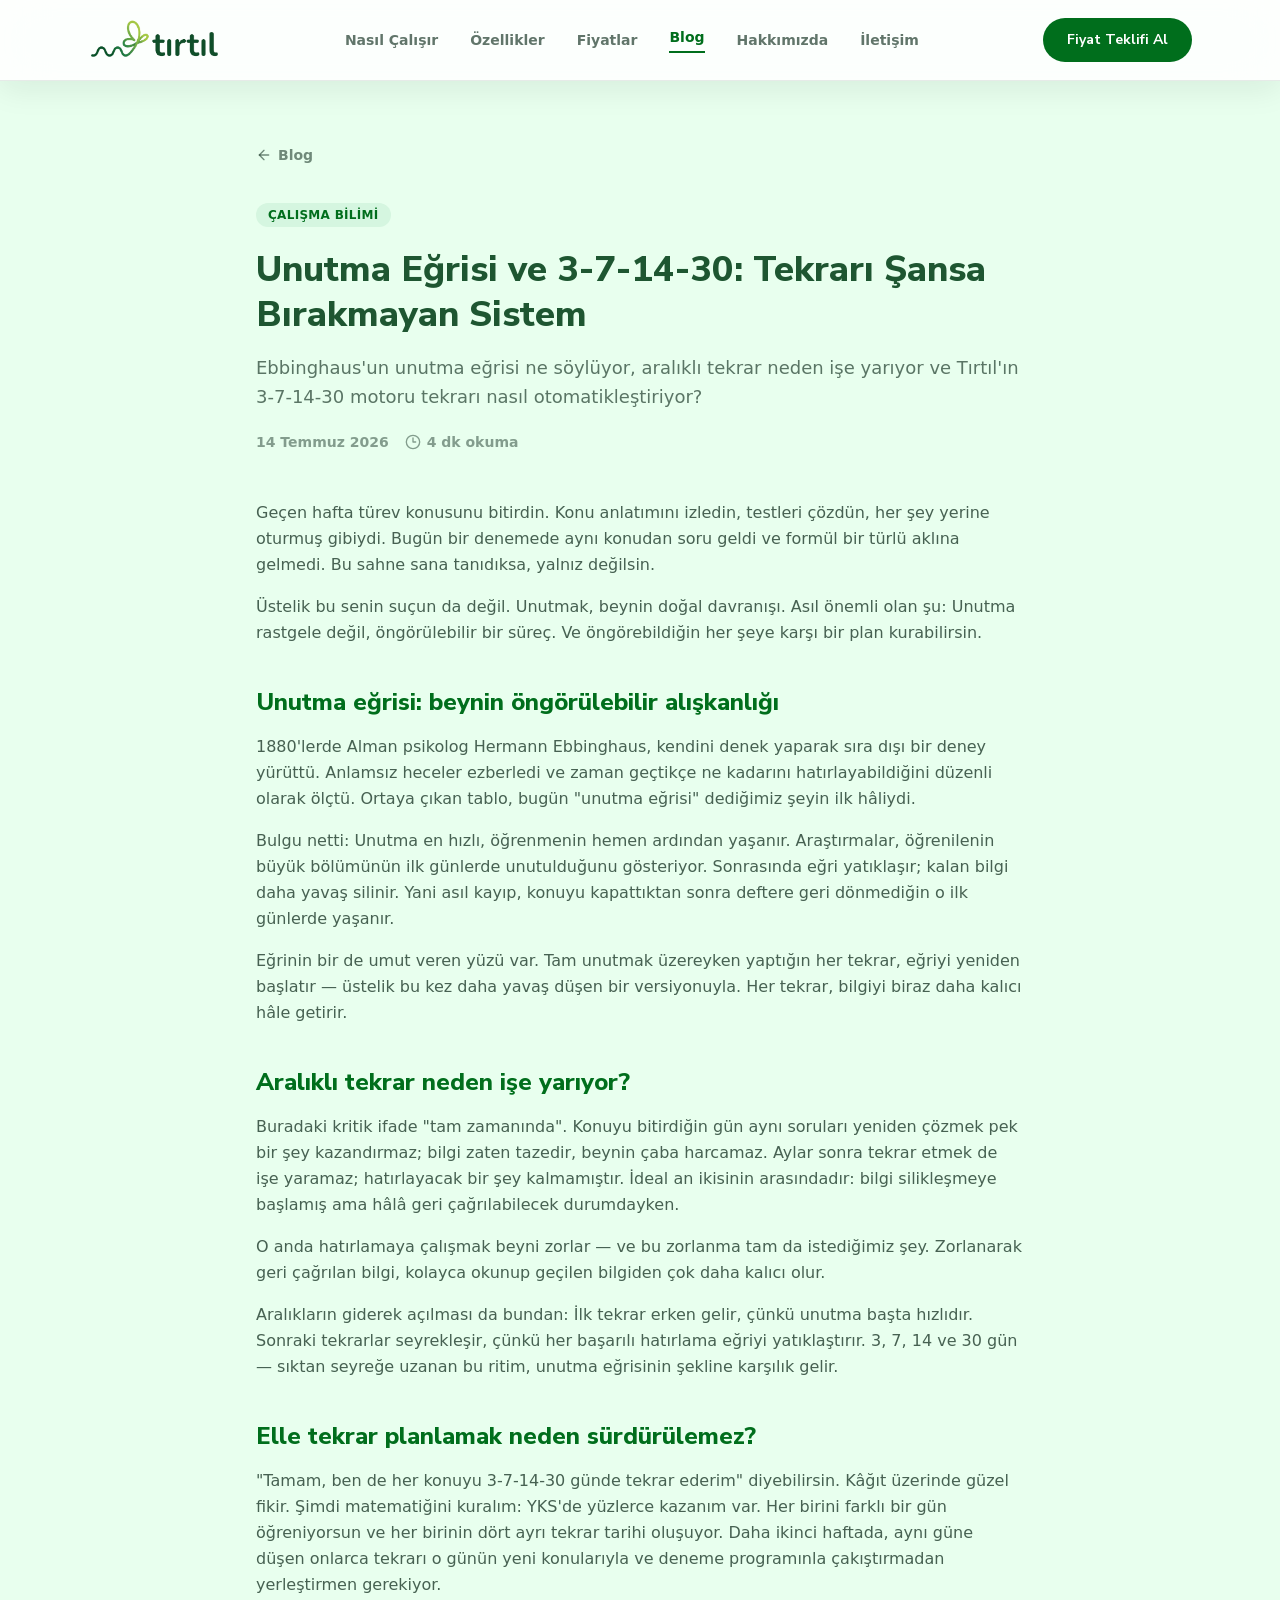
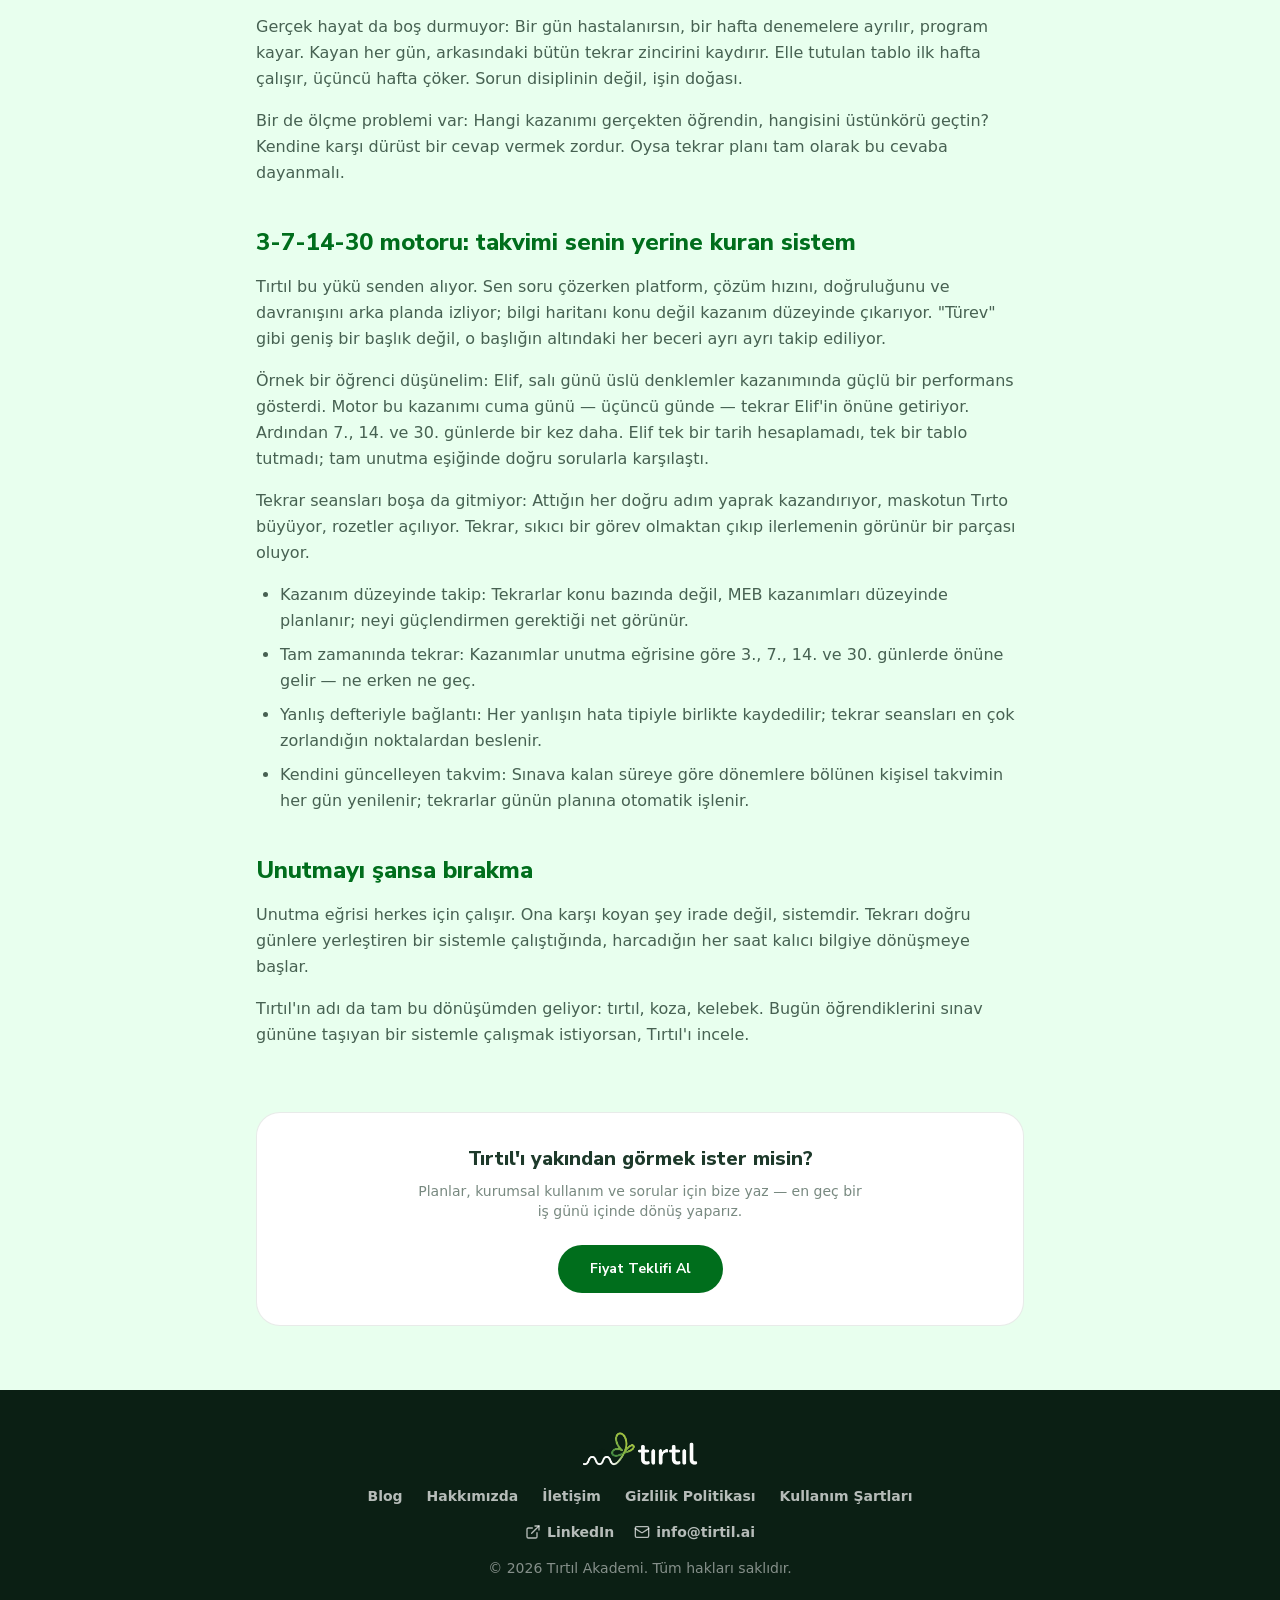
<file: blog/unutma-egrisi-ve-3-7-14-30/index.html>
<!DOCTYPE html><html lang="tr" class="scroll-smooth"><head><meta charSet="utf-8"/><meta name="viewport" content="width=device-width, initial-scale=1"/><link rel="preload" href="/_next/static/media/11cc37d7380d16b4-s.p.27riv1g955cgo.woff2" as="font" crossorigin="" type="font/woff2"/><link rel="preload" href="/_next/static/media/1a099d89ee94ee96-s.p.35a5cae5tspm2.woff2" as="font" crossorigin="" type="font/woff2"/><link rel="preload" href="/_next/static/media/24ce79ed121239f3-s.p.187m47s3z4syd.woff2" as="font" crossorigin="" type="font/woff2"/><link rel="preload" as="image" href="/brand/tirtil-kilit.png"/><link rel="stylesheet" href="/_next/static/chunks/2oukwep701y2b.css" data-precedence="next"/><link rel="preload" as="script" fetchPriority="low" href="/_next/static/chunks/05x84y1_lwagn.js"/><script src="/_next/static/chunks/27jktro2p5rq9.js" async=""></script><script src="/_next/static/chunks/0mr0fnckbkr54.js" async=""></script><script src="/_next/static/chunks/0iec5q4ack_04.js" async=""></script><script src="/_next/static/chunks/turbopack-16n8v03o51-74.js" async=""></script><script src="/_next/static/chunks/05-c3ty_6dwfk.js" async=""></script><script src="/_next/static/chunks/14mrh2-p_w84d.js" async=""></script><script src="/_next/static/chunks/0r0celii_8r3c.js" async=""></script><script src="/_next/static/chunks/3fdm_fy_9vxth.js" async=""></script><meta name="next-size-adjust" content=""/><title>Unutma Eğrisi ve 3-7-14-30: Tekrarı Şansa Bırakmayan Sistem — Tırtıl</title><meta name="description" content="Ebbinghaus&#x27;un unutma eğrisi ne söylüyor, aralıklı tekrar neden işe yarıyor ve Tırtıl&#x27;ın 3-7-14-30 motoru tekrarı nasıl otomatikleştiriyor?"/><meta property="og:title" content="Tırtıl — Tırtıldan kelebeğe"/><meta property="og:description" content="Yapay zekâ destekli kişisel YKS çalışma sistemi. 30 saniyede başla."/><meta property="og:locale" content="tr_TR"/><meta property="og:image" content="https://tirtil.ai/brand/og.png"/><meta property="og:type" content="website"/><meta name="twitter:card" content="summary_large_image"/><meta name="twitter:title" content="Tırtıl — Tırtıldan kelebeğe"/><meta name="twitter:description" content="Yapay zekâ destekli kişisel YKS çalışma sistemi. 30 saniyede başla."/><meta name="twitter:image" content="https://tirtil.ai/brand/og.png"/><link rel="icon" href="/favicon.ico?favicon.2tlxnkz2crffm.ico" sizes="48x48" type="image/x-icon"/><link rel="icon" href="/icon.png?icon.22xjb0_z-kx97.png" sizes="512x512" type="image/png"/><link rel="apple-touch-icon" href="/apple-icon.png?apple-icon.0fjeem_tnryy3.png" sizes="180x180" type="image/png"/><script>(function(){try{
var s=JSON.parse(localStorage.getItem('tirtil.v1.settings')||'{}');
var t=s.theme||'acik';
var mq=window.matchMedia('(prefers-color-scheme: dark)');
var dark=t==='koyu'||(t==='sistem'&&mq.matches);
document.documentElement.dataset.theme=dark?'dark':'light';
if(t==='sistem'){mq.addEventListener('change',function(e){document.documentElement.dataset.theme=e.matches?'dark':'light';});}
}catch(e){}})();</script><script src="/_next/static/chunks/0cz1d0mv5g_q7.js" noModule=""></script></head><body class="plus_jakarta_sans_5f188dd5-module__XdI8cW__variable nunito_sans_f8293ba3-module__VD43kG__variable caveat_c70e17b-module__fIFoJa__variable font-body antialiased"><div hidden=""><!--$--><!--/$--></div><div class="marketing-theme flex min-h-screen flex-col bg-surface"><header class="sticky top-0 z-[100] border-b border-forest/10 bg-white/90 shadow-[0_8px_32px_rgba(11,31,20,0.08)] backdrop-blur-xl backdrop-saturate-150"><div class="mx-auto flex h-20 max-w-6xl items-center justify-between gap-3 px-4 sm:px-6"><a class="flex shrink-0 items-center" href="/"><img alt="Tırtıl" width="875" height="290" decoding="async" data-nimg="1" class="h-9 w-auto sm:h-11" style="color:transparent" src="/brand/tirtil-kilit.png"/></a><nav class="hidden items-center gap-8 md:flex"><a class="font-body text-sm font-bold transition-colors text-forest/70 hover:text-leaf-deep" href="/#nasil-calisir">Nasıl Çalışır</a><a class="font-body text-sm font-bold transition-colors text-forest/70 hover:text-leaf-deep" href="/#ozellikler">Özellikler</a><a class="font-body text-sm font-bold transition-colors text-forest/70 hover:text-leaf-deep" href="/#fiyatlar">Fiyatlar</a><a class="font-body text-sm font-bold transition-colors border-b-2 border-leaf-deep pb-1 text-leaf-deep" href="/blog/">Blog</a><a class="font-body text-sm font-bold transition-colors text-forest/70 hover:text-leaf-deep" href="/#hakkimizda">Hakkımızda</a><a class="font-body text-sm font-bold transition-colors text-forest/70 hover:text-leaf-deep" href="/#iletisim">İletişim</a></nav><div class="flex items-center gap-1.5"><a class="inline-flex items-center justify-center gap-2 rounded-full px-6 py-3 text-center font-heading text-sm font-bold transition bg-leaf-deep text-white hover:scale-105 hover:brightness-110 whitespace-nowrap" href="/#iletisim">Fiyat Teklifi Al</a><button type="button" aria-label="Menüyü aç" aria-expanded="false" class="flex h-10 w-10 shrink-0 cursor-pointer items-center justify-center rounded-full text-forest transition hover:bg-container md:hidden"><svg xmlns="http://www.w3.org/2000/svg" width="24" height="24" viewBox="0 0 24 24" fill="none" stroke="currentColor" stroke-width="2" stroke-linecap="round" stroke-linejoin="round" class="lucide lucide-menu h-6 w-6" aria-hidden="true"><path d="M4 5h16"></path><path d="M4 12h16"></path><path d="M4 19h16"></path></svg></button></div></div></header><main class="flex-1"><article class="min-h-[calc(100svh-5rem)] bg-surface px-6 py-16"><div class="mx-auto max-w-3xl"><a class="inline-flex items-center gap-1.5 text-sm font-bold text-forest/60 transition-colors hover:text-leaf-deep" href="/blog/"><svg xmlns="http://www.w3.org/2000/svg" width="24" height="24" viewBox="0 0 24 24" fill="none" stroke="currentColor" stroke-width="2" stroke-linecap="round" stroke-linejoin="round" class="lucide lucide-arrow-left h-4 w-4" aria-hidden="true"><path d="m12 19-7-7 7-7"></path><path d="M19 12H5"></path></svg>Blog</a><header class="mt-8"><span class="inline-flex items-center rounded-full bg-container px-3 py-1 text-xs font-extrabold uppercase tracking-wide text-leaf-deep">Çalışma bilimi</span><h1 class="mt-5 font-heading text-3xl font-extrabold leading-tight text-ink-forest sm:text-4xl">Unutma Eğrisi ve 3-7-14-30: Tekrarı Şansa Bırakmayan Sistem</h1><p class="mt-4 text-lg leading-relaxed text-forest/70">Ebbinghaus&#x27;un unutma eğrisi ne söylüyor, aralıklı tekrar neden işe yarıyor ve Tırtıl&#x27;ın 3-7-14-30 motoru tekrarı nasıl otomatikleştiriyor?</p><div class="mt-5 flex items-center gap-4 text-sm font-bold text-forest/50"><span>14 Temmuz 2026</span><span class="inline-flex items-center gap-1.5"><svg xmlns="http://www.w3.org/2000/svg" width="24" height="24" viewBox="0 0 24 24" fill="none" stroke="currentColor" stroke-width="2" stroke-linecap="round" stroke-linejoin="round" class="lucide lucide-clock3 lucide-clock-3 h-4 w-4" aria-hidden="true"><circle cx="12" cy="12" r="10"></circle><path d="M12 6v6h4"></path></svg>4<!-- --> dk okuma</span></div></header><div class="mt-12 space-y-10"><section><div class="space-y-4 text-base leading-relaxed text-forest/80"><p>Geçen hafta türev konusunu bitirdin. Konu anlatımını izledin, testleri çözdün, her şey yerine oturmuş gibiydi. Bugün bir denemede aynı konudan soru geldi ve formül bir türlü aklına gelmedi. Bu sahne sana tanıdıksa, yalnız değilsin.</p><p>Üstelik bu senin suçun da değil. Unutmak, beynin doğal davranışı. Asıl önemli olan şu: Unutma rastgele değil, öngörülebilir bir süreç. Ve öngörebildiğin her şeye karşı bir plan kurabilirsin.</p></div></section><section><h2 class="mb-4 font-heading text-2xl font-extrabold text-leaf-deep">Unutma eğrisi: beynin öngörülebilir alışkanlığı</h2><div class="space-y-4 text-base leading-relaxed text-forest/80"><p>1880&#x27;lerde Alman psikolog Hermann Ebbinghaus, kendini denek yaparak sıra dışı bir deney yürüttü. Anlamsız heceler ezberledi ve zaman geçtikçe ne kadarını hatırlayabildiğini düzenli olarak ölçtü. Ortaya çıkan tablo, bugün &quot;unutma eğrisi&quot; dediğimiz şeyin ilk hâliydi.</p><p>Bulgu netti: Unutma en hızlı, öğrenmenin hemen ardından yaşanır. Araştırmalar, öğrenilenin büyük bölümünün ilk günlerde unutulduğunu gösteriyor. Sonrasında eğri yatıklaşır; kalan bilgi daha yavaş silinir. Yani asıl kayıp, konuyu kapattıktan sonra deftere geri dönmediğin o ilk günlerde yaşanır.</p><p>Eğrinin bir de umut veren yüzü var. Tam unutmak üzereyken yaptığın her tekrar, eğriyi yeniden başlatır — üstelik bu kez daha yavaş düşen bir versiyonuyla. Her tekrar, bilgiyi biraz daha kalıcı hâle getirir.</p></div></section><section><h2 class="mb-4 font-heading text-2xl font-extrabold text-leaf-deep">Aralıklı tekrar neden işe yarıyor?</h2><div class="space-y-4 text-base leading-relaxed text-forest/80"><p>Buradaki kritik ifade &quot;tam zamanında&quot;. Konuyu bitirdiğin gün aynı soruları yeniden çözmek pek bir şey kazandırmaz; bilgi zaten tazedir, beynin çaba harcamaz. Aylar sonra tekrar etmek de işe yaramaz; hatırlayacak bir şey kalmamıştır. İdeal an ikisinin arasındadır: bilgi silikleşmeye başlamış ama hâlâ geri çağrılabilecek durumdayken.</p><p>O anda hatırlamaya çalışmak beyni zorlar — ve bu zorlanma tam da istediğimiz şey. Zorlanarak geri çağrılan bilgi, kolayca okunup geçilen bilgiden çok daha kalıcı olur.</p><p>Aralıkların giderek açılması da bundan: İlk tekrar erken gelir, çünkü unutma başta hızlıdır. Sonraki tekrarlar seyrekleşir, çünkü her başarılı hatırlama eğriyi yatıklaştırır. 3, 7, 14 ve 30 gün — sıktan seyreğe uzanan bu ritim, unutma eğrisinin şekline karşılık gelir.</p></div></section><section><h2 class="mb-4 font-heading text-2xl font-extrabold text-leaf-deep">Elle tekrar planlamak neden sürdürülemez?</h2><div class="space-y-4 text-base leading-relaxed text-forest/80"><p>&quot;Tamam, ben de her konuyu 3-7-14-30 günde tekrar ederim&quot; diyebilirsin. Kâğıt üzerinde güzel fikir. Şimdi matematiğini kuralım: YKS&#x27;de yüzlerce kazanım var. Her birini farklı bir gün öğreniyorsun ve her birinin dört ayrı tekrar tarihi oluşuyor. Daha ikinci haftada, aynı güne düşen onlarca tekrarı o günün yeni konularıyla ve deneme programınla çakıştırmadan yerleştirmen gerekiyor.</p><p>Gerçek hayat da boş durmuyor: Bir gün hastalanırsın, bir hafta denemelere ayrılır, program kayar. Kayan her gün, arkasındaki bütün tekrar zincirini kaydırır. Elle tutulan tablo ilk hafta çalışır, üçüncü hafta çöker. Sorun disiplinin değil, işin doğası.</p><p>Bir de ölçme problemi var: Hangi kazanımı gerçekten öğrendin, hangisini üstünkörü geçtin? Kendine karşı dürüst bir cevap vermek zordur. Oysa tekrar planı tam olarak bu cevaba dayanmalı.</p></div></section><section><h2 class="mb-4 font-heading text-2xl font-extrabold text-leaf-deep">3-7-14-30 motoru: takvimi senin yerine kuran sistem</h2><div class="space-y-4 text-base leading-relaxed text-forest/80"><p>Tırtıl bu yükü senden alıyor. Sen soru çözerken platform, çözüm hızını, doğruluğunu ve davranışını arka planda izliyor; bilgi haritanı konu değil kazanım düzeyinde çıkarıyor. &quot;Türev&quot; gibi geniş bir başlık değil, o başlığın altındaki her beceri ayrı ayrı takip ediliyor.</p><p>Örnek bir öğrenci düşünelim: Elif, salı günü üslü denklemler kazanımında güçlü bir performans gösterdi. Motor bu kazanımı cuma günü — üçüncü günde — tekrar Elif&#x27;in önüne getiriyor. Ardından 7., 14. ve 30. günlerde bir kez daha. Elif tek bir tarih hesaplamadı, tek bir tablo tutmadı; tam unutma eşiğinde doğru sorularla karşılaştı.</p><p>Tekrar seansları boşa da gitmiyor: Attığın her doğru adım yaprak kazandırıyor, maskotun Tırto büyüyor, rozetler açılıyor. Tekrar, sıkıcı bir görev olmaktan çıkıp ilerlemenin görünür bir parçası oluyor.</p><ul class="list-disc space-y-2 pl-6"><li>Kazanım düzeyinde takip: Tekrarlar konu bazında değil, MEB kazanımları düzeyinde planlanır; neyi güçlendirmen gerektiği net görünür.</li><li>Tam zamanında tekrar: Kazanımlar unutma eğrisine göre 3., 7., 14. ve 30. günlerde önüne gelir — ne erken ne geç.</li><li>Yanlış defteriyle bağlantı: Her yanlışın hata tipiyle birlikte kaydedilir; tekrar seansları en çok zorlandığın noktalardan beslenir.</li><li>Kendini güncelleyen takvim: Sınava kalan süreye göre dönemlere bölünen kişisel takvimin her gün yenilenir; tekrarlar günün planına otomatik işlenir.</li></ul></div></section><section><h2 class="mb-4 font-heading text-2xl font-extrabold text-leaf-deep">Unutmayı şansa bırakma</h2><div class="space-y-4 text-base leading-relaxed text-forest/80"><p>Unutma eğrisi herkes için çalışır. Ona karşı koyan şey irade değil, sistemdir. Tekrarı doğru günlere yerleştiren bir sistemle çalıştığında, harcadığın her saat kalıcı bilgiye dönüşmeye başlar.</p><p>Tırtıl&#x27;ın adı da tam bu dönüşümden geliyor: tırtıl, koza, kelebek. Bugün öğrendiklerini sınav gününe taşıyan bir sistemle çalışmak istiyorsan, Tırtıl&#x27;ı incele.</p></div></section></div><div class="mt-16 rounded-3xl border border-forest/10 bg-white p-8 text-center"><h2 class="font-heading text-xl font-extrabold text-forest">Tırtıl&#x27;ı yakından görmek ister misin?</h2><p class="mx-auto mt-2 max-w-md text-sm text-forest/60">Planlar, kurumsal kullanım ve sorular için bize yaz — en geç bir iş günü içinde dönüş yaparız.</p><a class="inline-flex items-center justify-center gap-2 rounded-full px-6 py-3 text-center font-heading text-sm font-bold transition bg-leaf-deep text-white hover:scale-105 hover:brightness-110 mt-6 px-8 py-3.5" href="/#iletisim">Fiyat Teklifi Al</a></div></div></article><!--$--><!--/$--></main><footer class="bg-forest-night px-6 pb-8 pt-10"><div class="mx-auto flex max-w-6xl flex-col items-center gap-4 text-center"><img alt="Tırtıl" loading="lazy" width="875" height="290" decoding="async" data-nimg="1" class="h-10 w-auto" style="color:transparent" src="/brand/tirtil-kilit-koyu.png"/><nav class="flex flex-wrap justify-center gap-6"><a class="text-sm font-bold text-white/70 transition hover:text-lime hover:underline" href="/blog/">Blog</a><a class="text-sm font-bold text-white/70 transition hover:text-lime hover:underline" href="/#hakkimizda">Hakkımızda</a><a class="text-sm font-bold text-white/70 transition hover:text-lime hover:underline" href="/#iletisim">İletişim</a><a class="text-sm font-bold text-white/70 transition hover:text-lime hover:underline" href="/gizlilik/">Gizlilik Politikası</a><a class="text-sm font-bold text-white/70 transition hover:text-lime hover:underline" href="/kosullar/">Kullanım Şartları</a></nav><div class="flex items-center gap-5"><a href="https://www.linkedin.com/company/tirtil" target="_blank" rel="noopener noreferrer" class="inline-flex items-center gap-1.5 text-sm font-bold text-white/70 transition hover:text-lime"><svg xmlns="http://www.w3.org/2000/svg" width="24" height="24" viewBox="0 0 24 24" fill="none" stroke="currentColor" stroke-width="2" stroke-linecap="round" stroke-linejoin="round" class="lucide lucide-external-link h-4 w-4" aria-hidden="true"><path d="M15 3h6v6"></path><path d="M10 14 21 3"></path><path d="M18 13v6a2 2 0 0 1-2 2H5a2 2 0 0 1-2-2V8a2 2 0 0 1 2-2h6"></path></svg> LinkedIn</a><a href="mailto:info@tirtil.ai" class="inline-flex items-center gap-1.5 text-sm font-bold text-white/70 transition hover:text-lime"><svg xmlns="http://www.w3.org/2000/svg" width="24" height="24" viewBox="0 0 24 24" fill="none" stroke="currentColor" stroke-width="2" stroke-linecap="round" stroke-linejoin="round" class="lucide lucide-mail h-4 w-4" aria-hidden="true"><path d="m22 7-8.991 5.727a2 2 0 0 1-2.009 0L2 7"></path><rect x="2" y="4" width="20" height="16" rx="2"></rect></svg> <!-- -->info@tirtil.ai</a></div><p class="text-sm text-white/50">© <!-- -->2026<!-- --> <!-- -->Tırtıl Akademi<!-- -->. Tüm hakları saklıdır.</p></div></footer></div><script src="/_next/static/chunks/05x84y1_lwagn.js" id="_R_" async=""></script><script>(self.__next_f=self.__next_f||[]).push([0])</script><script>self.__next_f.push([1,"1:\"$Sreact.fragment\"\n2:I[39756,[\"/_next/static/chunks/05-c3ty_6dwfk.js\",\"/_next/static/chunks/14mrh2-p_w84d.js\"],\"default\"]\n3:I[58298,[\"/_next/static/chunks/05-c3ty_6dwfk.js\",\"/_next/static/chunks/14mrh2-p_w84d.js\",\"/_next/static/chunks/0r0celii_8r3c.js\"],\"default\"]\n4:I[37457,[\"/_next/static/chunks/05-c3ty_6dwfk.js\",\"/_next/static/chunks/14mrh2-p_w84d.js\"],\"default\"]\n5:I[5500,[\"/_next/static/chunks/05-c3ty_6dwfk.js\",\"/_next/static/chunks/14mrh2-p_w84d.js\",\"/_next/static/chunks/3fdm_fy_9vxth.js\"],\"Image\"]\n6:I[22016,[\"/_next/static/chunks/05-c3ty_6dwfk.js\",\"/_next/static/chunks/14mrh2-p_w84d.js\",\"/_next/static/chunks/3fdm_fy_9vxth.js\"],\"\"]\n7:I[5014,[\"/_next/static/chunks/05-c3ty_6dwfk.js\",\"/_next/static/chunks/14mrh2-p_w84d.js\",\"/_next/static/chunks/3fdm_fy_9vxth.js\"],\"default\"]\n8:I[23672,[\"/_next/static/chunks/05-c3ty_6dwfk.js\",\"/_next/static/chunks/14mrh2-p_w84d.js\",\"/_next/static/chunks/3fdm_fy_9vxth.js\"],\"MarketingNavbar\"]\n13:I[68027,[\"/_next/static/chunks/05-c3ty_6dwfk.js\",\"/_next/static/chunks/14mrh2-p_w84d.js\"],\"default\",1]\n:HL[\"/_next/static/chunks/2oukwep701y2b.css\",\"style\"]\n:HL[\"/_next/static/media/11cc37d7380d16b4-s.p.27riv1g955cgo.woff2\",\"font\",{\"crossOrigin\":\"\",\"type\":\"font/woff2\"}]\n:HL[\"/_next/static/media/1a099d89ee94ee96-s.p.35a5cae5tspm2.woff2\",\"font\",{\"crossOrigin\":\"\",\"type\":\"font/woff2\"}]\n:HL[\"/_next/static/media/24ce79ed121239f3-s.p.187m47s3z4syd.woff2\",\"font\",{\"crossOrigin\":\"\",\"type\":\"font/woff2\"}]\n"])</script><script>self.__next_f.push([1,"0:{\"P\":null,\"c\":[\"\",\"blog\",\"unutma-egrisi-ve-3-7-14-30\",\"\"],\"q\":\"\",\"i\":false,\"f\":[[[\"\",{\"children\":[\"(marketing)\",{\"children\":[\"blog\",{\"children\":[[\"slug\",\"unutma-egrisi-ve-3-7-14-30\",\"d\",null],{\"children\":[\"__PAGE__\",{}]}]}]}]},\"$undefined\",\"$undefined\",16],[[\"$\",\"$1\",\"c\",{\"children\":[[[\"$\",\"link\",\"0\",{\"rel\":\"stylesheet\",\"href\":\"/_next/static/chunks/2oukwep701y2b.css\",\"precedence\":\"next\",\"crossOrigin\":\"$undefined\",\"nonce\":\"$undefined\"}],[\"$\",\"script\",\"script-0\",{\"src\":\"/_next/static/chunks/05-c3ty_6dwfk.js\",\"async\":true,\"nonce\":\"$undefined\"}],[\"$\",\"script\",\"script-1\",{\"src\":\"/_next/static/chunks/14mrh2-p_w84d.js\",\"async\":true,\"nonce\":\"$undefined\"}]],[\"$\",\"html\",null,{\"lang\":\"tr\",\"className\":\"scroll-smooth\",\"suppressHydrationWarning\":true,\"children\":[[\"$\",\"head\",null,{\"children\":[\"$\",\"script\",null,{\"dangerouslySetInnerHTML\":{\"__html\":\"(function(){try{\\nvar s=JSON.parse(localStorage.getItem('tirtil.v1.settings')||'{}');\\nvar t=s.theme||'acik';\\nvar mq=window.matchMedia('(prefers-color-scheme: dark)');\\nvar dark=t==='koyu'||(t==='sistem'\u0026\u0026mq.matches);\\ndocument.documentElement.dataset.theme=dark?'dark':'light';\\nif(t==='sistem'){mq.addEventListener('change',function(e){document.documentElement.dataset.theme=e.matches?'dark':'light';});}\\n}catch(e){}})();\"}}]}],[\"$\",\"body\",null,{\"className\":\"plus_jakarta_sans_5f188dd5-module__XdI8cW__variable nunito_sans_f8293ba3-module__VD43kG__variable caveat_c70e17b-module__fIFoJa__variable font-body antialiased\",\"children\":[\"$\",\"$L2\",null,{\"parallelRouterKey\":\"children\",\"error\":\"$3\",\"errorStyles\":[],\"errorScripts\":[[\"$\",\"script\",\"script-0\",{\"src\":\"/_next/static/chunks/0r0celii_8r3c.js\",\"async\":true}]],\"template\":[\"$\",\"$L4\",null,{}],\"templateStyles\":\"$undefined\",\"templateScripts\":\"$undefined\",\"notFound\":[[\"$\",\"div\",null,{\"className\":\"flex min-h-screen flex-col items-center justify-center bg-surface px-6 py-16 text-center\",\"children\":[[\"$\",\"div\",null,{\"className\":\"flex items-center justify-center gap-2\",\"children\":[[\"$\",\"span\",null,{\"className\":\"font-heading text-8xl font-extrabold leading-none text-leaf/20\",\"children\":\"4\"}],[\"$\",\"div\",null,{\"className\":\"grid size-32 shrink-0 place-items-center rounded-full bg-container\",\"children\":[\"$\",\"$L5\",null,{\"src\":\"/brand/poses/dusunen.png\",\"alt\":\"Düşünen Tırto\",\"width\":86,\"height\":95}]}],[\"$\",\"span\",null,{\"className\":\"font-heading text-8xl font-extrabold leading-none text-leaf/20\",\"children\":\"4\"}]]}],[\"$\",\"h1\",null,{\"className\":\"mt-8 font-heading text-2xl font-extrabold text-forest\",\"children\":\"Bu yaprak burada değil 🍂\"}],[\"$\",\"p\",null,{\"className\":\"mt-2 max-w-sm text-forest/60\",\"children\":\"Aradığın sayfa taşınmış ya da hiç var olmamış olabilir.\"}],[\"$\",\"div\",null,{\"className\":\"mt-8 flex flex-wrap items-center justify-center gap-3\",\"children\":[[\"$\",\"$L6\",null,{\"href\":\"/\",\"className\":\"flex items-center gap-2 rounded-full bg-leaf-deep px-6 py-3 font-heading text-sm font-bold text-white transition hover:scale-105\",\"children\":[[\"$\",\"$L7\",null,{\"ref\":\"$undefined\",\"iconNode\":[[\"path\",{\"d\":\"M15 21v-8a1 1 0 0 0-1-1h-4a1 1 0 0 0-1 1v8\",\"key\":\"5wwlr5\"}],[\"path\",{\"d\":\"M3 10a2 2 0 0 1 .709-1.528l7-6a2 2 0 0 1 2.582 0l7 6A2 2 0 0 1 21 10v9a2 2 0 0 1-2 2H5a2 2 0 0 1-2-2z\",\"key\":\"r6nss1\"}]],\"className\":\"lucide-house\",\"size\":16}],\"Ana Sayfaya Dön\"]}],false]}]]}],[]],\"forbidden\":\"$undefined\",\"unauthorized\":\"$undefined\"}]}]]}]]}],{\"children\":[[\"$\",\"$1\",\"c\",{\"children\":[[[\"$\",\"script\",\"script-0\",{\"src\":\"/_next/static/chunks/3fdm_fy_9vxth.js\",\"async\":true,\"nonce\":\"$undefined\"}]],[\"$\",\"div\",null,{\"className\":\"marketing-theme flex min-h-screen flex-col bg-surface\",\"children\":[[\"$\",\"$L8\",null,{}],[\"$\",\"main\",null,{\"className\":\"flex-1\",\"children\":[\"$\",\"$L2\",null,{\"parallelRouterKey\":\"children\",\"error\":\"$undefined\",\"errorStyles\":\"$undefined\",\"errorScripts\":\"$undefined\",\"template\":[\"$\",\"$L4\",null,{}],\"templateStyles\":\"$undefined\",\"templateScripts\":\"$undefined\",\"notFound\":[[\"$\",\"div\",null,{\"className\":\"flex min-h-screen flex-col items-center justify-center bg-surface px-6 py-16 text-center\",\"children\":[[\"$\",\"div\",null,{\"className\":\"flex items-center justify-center gap-2\",\"children\":[[\"$\",\"span\",null,{\"className\":\"font-heading text-8xl font-extrabold leading-none text-leaf/20\",\"children\":\"4\"}],[\"$\",\"div\",null,{\"className\":\"grid size-32 shrink-0 place-items-center rounded-full bg-container\",\"children\":[\"$\",\"$L5\",null,{\"src\":\"/brand/poses/dusunen.png\",\"alt\":\"Düşünen Tırto\",\"width\":86,\"height\":95}]}],\"$L9\"]}],\"$La\",\"$Lb\",\"$Lc\"]}],[]],\"forbidden\":\"$undefined\",\"unauthorized\":\"$undefined\"}]}],\"$Ld\"]}]]}],{\"children\":[\"$Le\",{\"children\":[\"$Lf\",{\"children\":[\"$L10\",{},null,false,null]},null,false,\"$@11\"]},null,false,\"$@11\"]},null,false,null]},null,false,null],\"$L12\",false]],\"m\":\"$undefined\",\"G\":[\"$13\",[\"$L14\"]],\"S\":true,\"h\":null,\"s\":\"$undefined\",\"l\":\"$undefined\",\"p\":\"$undefined\",\"d\":\"$undefined\",\"b\":\"vSYhPjRNKFvIXgZETv2WD\"}\n"])</script><script>self.__next_f.push([1,"16:I[97367,[\"/_next/static/chunks/05-c3ty_6dwfk.js\",\"/_next/static/chunks/14mrh2-p_w84d.js\"],\"OutletBoundary\"]\n17:\"$Sreact.suspense\"\n1a:I[97367,[\"/_next/static/chunks/05-c3ty_6dwfk.js\",\"/_next/static/chunks/14mrh2-p_w84d.js\"],\"ViewportBoundary\"]\n1c:I[97367,[\"/_next/static/chunks/05-c3ty_6dwfk.js\",\"/_next/static/chunks/14mrh2-p_w84d.js\"],\"MetadataBoundary\"]\n9:[\"$\",\"span\",null,{\"className\":\"font-heading text-8xl font-extrabold leading-none text-leaf/20\",\"children\":\"4\"}]\na:[\"$\",\"h1\",null,{\"className\":\"mt-8 font-heading text-2xl font-extrabold text-forest\",\"children\":\"Bu yaprak burada değil 🍂\"}]\nb:[\"$\",\"p\",null,{\"className\":\"mt-2 max-w-sm text-forest/60\",\"children\":\"Aradığın sayfa taşınmış ya da hiç var olmamış olabilir.\"}]\nc:[\"$\",\"div\",null,{\"className\":\"mt-8 flex flex-wrap items-center justify-center gap-3\",\"children\":[[\"$\",\"$L6\",null,{\"href\":\"/\",\"className\":\"flex items-center gap-2 rounded-full bg-leaf-deep px-6 py-3 font-heading text-sm font-bold text-white transition hover:scale-105\",\"children\":[[\"$\",\"$L7\",null,{\"ref\":\"$undefined\",\"iconNode\":\"$0:f:0:1:0:props:children:1:props:children:1:props:children:props:notFound:0:props:children:3:props:children:0:props:children:0:props:iconNode\",\"className\":\"lucide-house\",\"size\":16}],\"Ana Sayfaya Dön\"]}],false]}]\n"])</script><script>self.__next_f.push([1,"d:[\"$\",\"footer\",null,{\"className\":\"bg-forest-night px-6 pb-8 pt-10\",\"children\":[\"$\",\"div\",null,{\"className\":\"mx-auto flex max-w-6xl flex-col items-center gap-4 text-center\",\"children\":[[\"$\",\"$L5\",null,{\"src\":\"/brand/tirtil-kilit-koyu.png\",\"alt\":\"Tırtıl\",\"width\":875,\"height\":290,\"className\":\"h-10 w-auto\"}],[\"$\",\"nav\",null,{\"className\":\"flex flex-wrap justify-center gap-6\",\"children\":[[\"$\",\"$L6\",\"Blog\",{\"href\":\"/blog\",\"className\":\"text-sm font-bold text-white/70 transition hover:text-lime hover:underline\",\"children\":\"Blog\"}],[\"$\",\"$L6\",\"Hakkımızda\",{\"href\":\"/#hakkimizda\",\"className\":\"text-sm font-bold text-white/70 transition hover:text-lime hover:underline\",\"children\":\"Hakkımızda\"}],[\"$\",\"$L6\",\"İletişim\",{\"href\":\"/#iletisim\",\"className\":\"text-sm font-bold text-white/70 transition hover:text-lime hover:underline\",\"children\":\"İletişim\"}],[\"$\",\"$L6\",\"Gizlilik Politikası\",{\"href\":\"/gizlilik\",\"className\":\"text-sm font-bold text-white/70 transition hover:text-lime hover:underline\",\"children\":\"Gizlilik Politikası\"}],[\"$\",\"$L6\",\"Kullanım Şartları\",{\"href\":\"/kosullar\",\"className\":\"text-sm font-bold text-white/70 transition hover:text-lime hover:underline\",\"children\":\"Kullanım Şartları\"}]]}],[\"$\",\"div\",null,{\"className\":\"flex items-center gap-5\",\"children\":[[\"$\",\"a\",null,{\"href\":\"https://www.linkedin.com/company/tirtil\",\"target\":\"_blank\",\"rel\":\"noopener noreferrer\",\"className\":\"inline-flex items-center gap-1.5 text-sm font-bold text-white/70 transition hover:text-lime\",\"children\":[[\"$\",\"$L7\",null,{\"ref\":\"$undefined\",\"iconNode\":[[\"path\",{\"d\":\"M15 3h6v6\",\"key\":\"1q9fwt\"}],[\"path\",{\"d\":\"M10 14 21 3\",\"key\":\"gplh6r\"}],[\"path\",{\"d\":\"M18 13v6a2 2 0 0 1-2 2H5a2 2 0 0 1-2-2V8a2 2 0 0 1 2-2h6\",\"key\":\"a6xqqp\"}]],\"className\":\"lucide-external-link h-4 w-4\"}],\" LinkedIn\"]}],[\"$\",\"a\",null,{\"href\":\"mailto:info@tirtil.ai\",\"className\":\"inline-flex items-center gap-1.5 text-sm font-bold text-white/70 transition hover:text-lime\",\"children\":[[\"$\",\"$L7\",null,{\"ref\":\"$undefined\",\"iconNode\":[[\"path\",{\"d\":\"m22 7-8.991 5.727a2 2 0 0 1-2.009 0L2 7\",\"key\":\"132q7q\"}],[\"rect\",{\"x\":\"2\",\"y\":\"4\",\"width\":\"20\",\"height\":\"16\",\"rx\":\"2\",\"key\":\"izxlao\"}]],\"className\":\"lucide-mail h-4 w-4\"}],\" \",\"info@tirtil.ai\"]}]]}],[\"$\",\"p\",null,{\"className\":\"text-sm text-white/50\",\"children\":[\"© \",2026,\" \",\"Tırtıl Akademi\",\". Tüm hakları saklıdır.\"]}]]}]}]\n"])</script><script>self.__next_f.push([1,"e:[\"$\",\"$1\",\"c\",{\"children\":[null,[\"$\",\"$L2\",null,{\"parallelRouterKey\":\"children\",\"error\":\"$undefined\",\"errorStyles\":\"$undefined\",\"errorScripts\":\"$undefined\",\"template\":[\"$\",\"$L4\",null,{}],\"templateStyles\":\"$undefined\",\"templateScripts\":\"$undefined\",\"notFound\":\"$undefined\",\"forbidden\":\"$undefined\",\"unauthorized\":\"$undefined\"}]]}]\nf:[\"$\",\"$1\",\"c\",{\"children\":[null,[\"$\",\"$L2\",null,{\"parallelRouterKey\":\"children\",\"error\":\"$undefined\",\"errorStyles\":\"$undefined\",\"errorScripts\":\"$undefined\",\"template\":[\"$\",\"$L4\",null,{}],\"templateStyles\":\"$undefined\",\"templateScripts\":\"$undefined\",\"notFound\":\"$undefined\",\"forbidden\":\"$undefined\",\"unauthorized\":\"$undefined\"}]]}]\n10:[\"$\",\"$1\",\"c\",{\"children\":[\"$L15\",null,[\"$\",\"$L16\",null,{\"children\":[\"$\",\"$17\",null,{\"name\":\"Next.MetadataOutlet\",\"children\":\"$@18\"}]}]]}]\n19:[]\n11:\"$W19\"\n12:[\"$\",\"$1\",\"h\",{\"children\":[null,[\"$\",\"$L1a\",null,{\"children\":\"$L1b\"}],[\"$\",\"div\",null,{\"hidden\":true,\"children\":[\"$\",\"$L1c\",null,{\"children\":[\"$\",\"$17\",null,{\"name\":\"Next.Metadata\",\"children\":\"$L1d\"}]}]}],[\"$\",\"meta\",null,{\"name\":\"next-size-adjust\",\"content\":\"\"}]]}]\n14:[\"$\",\"link\",\"0\",{\"rel\":\"stylesheet\",\"href\":\"/_next/static/chunks/2oukwep701y2b.css\",\"precedence\":\"next\",\"crossOrigin\":\"$undefined\",\"nonce\":\"$undefined\"}]\n"])</script><script>self.__next_f.push([1,"15:[\"$\",\"article\",null,{\"className\":\"min-h-[calc(100svh-5rem)] bg-surface px-6 py-16\",\"children\":[\"$\",\"div\",null,{\"className\":\"mx-auto max-w-3xl\",\"children\":[[\"$\",\"$L6\",null,{\"href\":\"/blog\",\"className\":\"inline-flex items-center gap-1.5 text-sm font-bold text-forest/60 transition-colors hover:text-leaf-deep\",\"children\":[[\"$\",\"$L7\",null,{\"ref\":\"$undefined\",\"iconNode\":[[\"path\",{\"d\":\"m12 19-7-7 7-7\",\"key\":\"1l729n\"}],[\"path\",{\"d\":\"M19 12H5\",\"key\":\"x3x0zl\"}]],\"className\":\"lucide-arrow-left h-4 w-4\"}],\"Blog\"]}],[\"$\",\"header\",null,{\"className\":\"mt-8\",\"children\":[[\"$\",\"span\",null,{\"className\":\"inline-flex items-center rounded-full bg-container px-3 py-1 text-xs font-extrabold uppercase tracking-wide text-leaf-deep\",\"children\":\"Çalışma bilimi\"}],[\"$\",\"h1\",null,{\"className\":\"mt-5 font-heading text-3xl font-extrabold leading-tight text-ink-forest sm:text-4xl\",\"children\":\"Unutma Eğrisi ve 3-7-14-30: Tekrarı Şansa Bırakmayan Sistem\"}],[\"$\",\"p\",null,{\"className\":\"mt-4 text-lg leading-relaxed text-forest/70\",\"children\":\"Ebbinghaus'un unutma eğrisi ne söylüyor, aralıklı tekrar neden işe yarıyor ve Tırtıl'ın 3-7-14-30 motoru tekrarı nasıl otomatikleştiriyor?\"}],[\"$\",\"div\",null,{\"className\":\"mt-5 flex items-center gap-4 text-sm font-bold text-forest/50\",\"children\":[[\"$\",\"span\",null,{\"children\":\"14 Temmuz 2026\"}],[\"$\",\"span\",null,{\"className\":\"inline-flex items-center gap-1.5\",\"children\":[[\"$\",\"$L7\",null,{\"ref\":\"$undefined\",\"iconNode\":[[\"circle\",{\"cx\":\"12\",\"cy\":\"12\",\"r\":\"10\",\"key\":\"1mglay\"}],[\"path\",{\"d\":\"M12 6v6h4\",\"key\":\"135r8i\"}]],\"className\":\"lucide-clock3 lucide-clock-3 h-4 w-4\"}],4,\" dk okuma\"]}]]}]]}],[\"$\",\"div\",null,{\"className\":\"mt-12 space-y-10\",\"children\":[[\"$\",\"section\",\"giris-0\",{\"children\":[\"\",[\"$\",\"div\",null,{\"className\":\"space-y-4 text-base leading-relaxed text-forest/80\",\"children\":[[[\"$\",\"p\",\"Geçen hafta türev konusunu bitirdin. Kon\",{\"children\":\"Geçen hafta türev konusunu bitirdin. Konu anlatımını izledin, testleri çözdün, her şey yerine oturmuş gibiydi. Bugün bir denemede aynı konudan soru geldi ve formül bir türlü aklına gelmedi. Bu sahne sana tanıdıksa, yalnız değilsin.\"}],[\"$\",\"p\",\"Üstelik bu senin suçun da değil. Unutmak\",{\"children\":\"Üstelik bu senin suçun da değil. Unutmak, beynin doğal davranışı. Asıl önemli olan şu: Unutma rastgele değil, öngörülebilir bir süreç. Ve öngörebildiğin her şeye karşı bir plan kurabilirsin.\"}]],\"$undefined\"]}]]}],[\"$\",\"section\",\"Unutma eğrisi: beynin öngörülebilir alışkanlığı\",{\"children\":[[\"$\",\"h2\",null,{\"className\":\"mb-4 font-heading text-2xl font-extrabold text-leaf-deep\",\"children\":\"Unutma eğrisi: beynin öngörülebilir alışkanlığı\"}],[\"$\",\"div\",null,{\"className\":\"space-y-4 text-base leading-relaxed text-forest/80\",\"children\":[[[\"$\",\"p\",\"1880'lerde Alman psikolog Hermann Ebbing\",{\"children\":\"1880'lerde Alman psikolog Hermann Ebbinghaus, kendini denek yaparak sıra dışı bir deney yürüttü. Anlamsız heceler ezberledi ve zaman geçtikçe ne kadarını hatırlayabildiğini düzenli olarak ölçtü. Ortaya çıkan tablo, bugün \\\"unutma eğrisi\\\" dediğimiz şeyin ilk hâliydi.\"}],[\"$\",\"p\",\"Bulgu netti: Unutma en hızlı, öğrenmenin\",{\"children\":\"Bulgu netti: Unutma en hızlı, öğrenmenin hemen ardından yaşanır. Araştırmalar, öğrenilenin büyük bölümünün ilk günlerde unutulduğunu gösteriyor. Sonrasında eğri yatıklaşır; kalan bilgi daha yavaş silinir. Yani asıl kayıp, konuyu kapattıktan sonra deftere geri dönmediğin o ilk günlerde yaşanır.\"}],[\"$\",\"p\",\"Eğrinin bir de umut veren yüzü var. Tam \",{\"children\":\"Eğrinin bir de umut veren yüzü var. Tam unutmak üzereyken yaptığın her tekrar, eğriyi yeniden başlatır — üstelik bu kez daha yavaş düşen bir versiyonuyla. Her tekrar, bilgiyi biraz daha kalıcı hâle getirir.\"}]],\"$undefined\"]}]]}],[\"$\",\"section\",\"Aralıklı tekrar neden işe yarıyor?\",{\"children\":[[\"$\",\"h2\",null,{\"className\":\"mb-4 font-heading text-2xl font-extrabold text-leaf-deep\",\"children\":\"Aralıklı tekrar neden işe yarıyor?\"}],\"$L1e\"]}],\"$L1f\",\"$L20\",\"$L21\"]}],\"$L22\"]}]}]\n"])</script><script>self.__next_f.push([1,"1e:[\"$\",\"div\",null,{\"className\":\"space-y-4 text-base leading-relaxed text-forest/80\",\"children\":[[[\"$\",\"p\",\"Buradaki kritik ifade \\\"tam zamanında\\\". K\",{\"children\":\"Buradaki kritik ifade \\\"tam zamanında\\\". Konuyu bitirdiğin gün aynı soruları yeniden çözmek pek bir şey kazandırmaz; bilgi zaten tazedir, beynin çaba harcamaz. Aylar sonra tekrar etmek de işe yaramaz; hatırlayacak bir şey kalmamıştır. İdeal an ikisinin arasındadır: bilgi silikleşmeye başlamış ama hâlâ geri çağrılabilecek durumdayken.\"}],[\"$\",\"p\",\"O anda hatırlamaya çalışmak beyni zorlar\",{\"children\":\"O anda hatırlamaya çalışmak beyni zorlar — ve bu zorlanma tam da istediğimiz şey. Zorlanarak geri çağrılan bilgi, kolayca okunup geçilen bilgiden çok daha kalıcı olur.\"}],[\"$\",\"p\",\"Aralıkların giderek açılması da bundan: \",{\"children\":\"Aralıkların giderek açılması da bundan: İlk tekrar erken gelir, çünkü unutma başta hızlıdır. Sonraki tekrarlar seyrekleşir, çünkü her başarılı hatırlama eğriyi yatıklaştırır. 3, 7, 14 ve 30 gün — sıktan seyreğe uzanan bu ritim, unutma eğrisinin şekline karşılık gelir.\"}]],\"$undefined\"]}]\n1f:[\"$\",\"section\",\"Elle tekrar planlamak neden sürdürülemez?\",{\"children\":[[\"$\",\"h2\",null,{\"className\":\"mb-4 font-heading text-2xl font-extrabold text-leaf-deep\",\"children\":\"Elle tekrar planlamak neden sürdürülemez?\"}],[\"$\",\"div\",null,{\"className\":\"space-y-4 text-base leading-relaxed text-forest/80\",\"children\":[[[\"$\",\"p\",\"\\\"Tamam, ben de her konuyu 3-7-14-30 günd\",{\"children\":\"\\\"Tamam, ben de her konuyu 3-7-14-30 günde tekrar ederim\\\" diyebilirsin. Kâğıt üzerinde güzel fikir. Şimdi matematiğini kuralım: YKS'de yüzlerce kazanım var. Her birini farklı bir gün öğreniyorsun ve her birinin dört ayrı tekrar tarihi oluşuyor. Daha ikinci haftada, aynı güne düşen onlarca tekrarı o günün yeni konularıyla ve deneme programınla çakıştırmadan yerleştirmen gerekiyor.\"}],[\"$\",\"p\",\"Gerçek hayat da boş durmuyor: Bir gün ha\",{\"children\":\"Gerçek hayat da boş durmuyor: Bir gün hastalanırsın, bir hafta denemelere ayrılır, program kayar. Kayan her gün, arkasındaki bütün tekrar zincirini kaydırır. Elle tutulan tablo ilk hafta çalışır, üçüncü hafta çöker. Sorun disiplinin değil, işin doğası.\"}],[\"$\",\"p\",\"Bir de ölçme problemi var: Hangi kazanım\",{\"children\":\"Bir de ölçme problemi var: Hangi kazanımı gerçekten öğrendin, hangisini üstünkörü geçtin? Kendine karşı dürüst bir cevap vermek zordur. Oysa tekrar planı tam olarak bu cevaba dayanmalı.\"}]],\"$undefined\"]}]]}]\n"])</script><script>self.__next_f.push([1,"20:[\"$\",\"section\",\"3-7-14-30 motoru: takvimi senin yerine kuran sistem\",{\"children\":[[\"$\",\"h2\",null,{\"className\":\"mb-4 font-heading text-2xl font-extrabold text-leaf-deep\",\"children\":\"3-7-14-30 motoru: takvimi senin yerine kuran sistem\"}],[\"$\",\"div\",null,{\"className\":\"space-y-4 text-base leading-relaxed text-forest/80\",\"children\":[[[\"$\",\"p\",\"Tırtıl bu yükü senden alıyor. Sen soru ç\",{\"children\":\"Tırtıl bu yükü senden alıyor. Sen soru çözerken platform, çözüm hızını, doğruluğunu ve davranışını arka planda izliyor; bilgi haritanı konu değil kazanım düzeyinde çıkarıyor. \\\"Türev\\\" gibi geniş bir başlık değil, o başlığın altındaki her beceri ayrı ayrı takip ediliyor.\"}],[\"$\",\"p\",\"Örnek bir öğrenci düşünelim: Elif, salı \",{\"children\":\"Örnek bir öğrenci düşünelim: Elif, salı günü üslü denklemler kazanımında güçlü bir performans gösterdi. Motor bu kazanımı cuma günü — üçüncü günde — tekrar Elif'in önüne getiriyor. Ardından 7., 14. ve 30. günlerde bir kez daha. Elif tek bir tarih hesaplamadı, tek bir tablo tutmadı; tam unutma eşiğinde doğru sorularla karşılaştı.\"}],[\"$\",\"p\",\"Tekrar seansları boşa da gitmiyor: Attığ\",{\"children\":\"Tekrar seansları boşa da gitmiyor: Attığın her doğru adım yaprak kazandırıyor, maskotun Tırto büyüyor, rozetler açılıyor. Tekrar, sıkıcı bir görev olmaktan çıkıp ilerlemenin görünür bir parçası oluyor.\"}]],[\"$\",\"ul\",null,{\"className\":\"list-disc space-y-2 pl-6\",\"children\":[[\"$\",\"li\",\"Kazanım düzeyinde takip: Tekrarlar konu \",{\"children\":\"Kazanım düzeyinde takip: Tekrarlar konu bazında değil, MEB kazanımları düzeyinde planlanır; neyi güçlendirmen gerektiği net görünür.\"}],[\"$\",\"li\",\"Tam zamanında tekrar: Kazanımlar unutma \",{\"children\":\"Tam zamanında tekrar: Kazanımlar unutma eğrisine göre 3., 7., 14. ve 30. günlerde önüne gelir — ne erken ne geç.\"}],[\"$\",\"li\",\"Yanlış defteriyle bağlantı: Her yanlışın\",{\"children\":\"Yanlış defteriyle bağlantı: Her yanlışın hata tipiyle birlikte kaydedilir; tekrar seansları en çok zorlandığın noktalardan beslenir.\"}],[\"$\",\"li\",\"Kendini güncelleyen takvim: Sınava kalan\",{\"children\":\"Kendini güncelleyen takvim: Sınava kalan süreye göre dönemlere bölünen kişisel takvimin her gün yenilenir; tekrarlar günün planına otomatik işlenir.\"}]]}]]}]]}]\n"])</script><script>self.__next_f.push([1,"21:[\"$\",\"section\",\"Unutmayı şansa bırakma\",{\"children\":[[\"$\",\"h2\",null,{\"className\":\"mb-4 font-heading text-2xl font-extrabold text-leaf-deep\",\"children\":\"Unutmayı şansa bırakma\"}],[\"$\",\"div\",null,{\"className\":\"space-y-4 text-base leading-relaxed text-forest/80\",\"children\":[[[\"$\",\"p\",\"Unutma eğrisi herkes için çalışır. Ona k\",{\"children\":\"Unutma eğrisi herkes için çalışır. Ona karşı koyan şey irade değil, sistemdir. Tekrarı doğru günlere yerleştiren bir sistemle çalıştığında, harcadığın her saat kalıcı bilgiye dönüşmeye başlar.\"}],[\"$\",\"p\",\"Tırtıl'ın adı da tam bu dönüşümden geliy\",{\"children\":\"Tırtıl'ın adı da tam bu dönüşümden geliyor: tırtıl, koza, kelebek. Bugün öğrendiklerini sınav gününe taşıyan bir sistemle çalışmak istiyorsan, Tırtıl'ı incele.\"}]],\"$undefined\"]}]]}]\n22:[\"$\",\"div\",null,{\"className\":\"mt-16 rounded-3xl border border-forest/10 bg-white p-8 text-center\",\"children\":[[\"$\",\"h2\",null,{\"className\":\"font-heading text-xl font-extrabold text-forest\",\"children\":\"Tırtıl'ı yakından görmek ister misin?\"}],[\"$\",\"p\",null,{\"className\":\"mx-auto mt-2 max-w-md text-sm text-forest/60\",\"children\":\"Planlar, kurumsal kullanım ve sorular için bize yaz — en geç bir iş günü içinde dönüş yaparız.\"}],[\"$\",\"$L6\",null,{\"href\":\"/#iletisim\",\"onClick\":\"$undefined\",\"style\":\"$undefined\",\"className\":\"inline-flex items-center justify-center gap-2 rounded-full px-6 py-3 text-center font-heading text-sm font-bold transition bg-leaf-deep text-white hover:scale-105 hover:brightness-110 mt-6 px-8 py-3.5\",\"children\":\"Fiyat Teklifi Al\"}]]}]\n"])</script><script>self.__next_f.push([1,"1b:[[\"$\",\"meta\",\"0\",{\"charSet\":\"utf-8\"}],[\"$\",\"meta\",\"1\",{\"name\":\"viewport\",\"content\":\"width=device-width, initial-scale=1\"}]]\n"])</script><script>self.__next_f.push([1,"23:I[27201,[\"/_next/static/chunks/05-c3ty_6dwfk.js\",\"/_next/static/chunks/14mrh2-p_w84d.js\"],\"IconMark\"]\n18:null\n"])</script><script>self.__next_f.push([1,"1d:[[\"$\",\"title\",\"0\",{\"children\":\"Unutma Eğrisi ve 3-7-14-30: Tekrarı Şansa Bırakmayan Sistem — Tırtıl\"}],[\"$\",\"meta\",\"1\",{\"name\":\"description\",\"content\":\"Ebbinghaus'un unutma eğrisi ne söylüyor, aralıklı tekrar neden işe yarıyor ve Tırtıl'ın 3-7-14-30 motoru tekrarı nasıl otomatikleştiriyor?\"}],[\"$\",\"meta\",\"2\",{\"property\":\"og:title\",\"content\":\"Tırtıl — Tırtıldan kelebeğe\"}],[\"$\",\"meta\",\"3\",{\"property\":\"og:description\",\"content\":\"Yapay zekâ destekli kişisel YKS çalışma sistemi. 30 saniyede başla.\"}],[\"$\",\"meta\",\"4\",{\"property\":\"og:locale\",\"content\":\"tr_TR\"}],[\"$\",\"meta\",\"5\",{\"property\":\"og:image\",\"content\":\"https://tirtil.ai/brand/og.png\"}],[\"$\",\"meta\",\"6\",{\"property\":\"og:type\",\"content\":\"website\"}],[\"$\",\"meta\",\"7\",{\"name\":\"twitter:card\",\"content\":\"summary_large_image\"}],[\"$\",\"meta\",\"8\",{\"name\":\"twitter:title\",\"content\":\"Tırtıl — Tırtıldan kelebeğe\"}],[\"$\",\"meta\",\"9\",{\"name\":\"twitter:description\",\"content\":\"Yapay zekâ destekli kişisel YKS çalışma sistemi. 30 saniyede başla.\"}],[\"$\",\"meta\",\"10\",{\"name\":\"twitter:image\",\"content\":\"https://tirtil.ai/brand/og.png\"}],[\"$\",\"link\",\"11\",{\"rel\":\"icon\",\"href\":\"/favicon.ico?favicon.2tlxnkz2crffm.ico\",\"sizes\":\"48x48\",\"type\":\"image/x-icon\"}],[\"$\",\"link\",\"12\",{\"rel\":\"icon\",\"href\":\"/icon.png?icon.22xjb0_z-kx97.png\",\"sizes\":\"512x512\",\"type\":\"image/png\"}],[\"$\",\"link\",\"13\",{\"rel\":\"apple-touch-icon\",\"href\":\"/apple-icon.png?apple-icon.0fjeem_tnryy3.png\",\"sizes\":\"180x180\",\"type\":\"image/png\"}],[\"$\",\"$L23\",\"14\",{}]]\n"])</script></body></html>
</file>
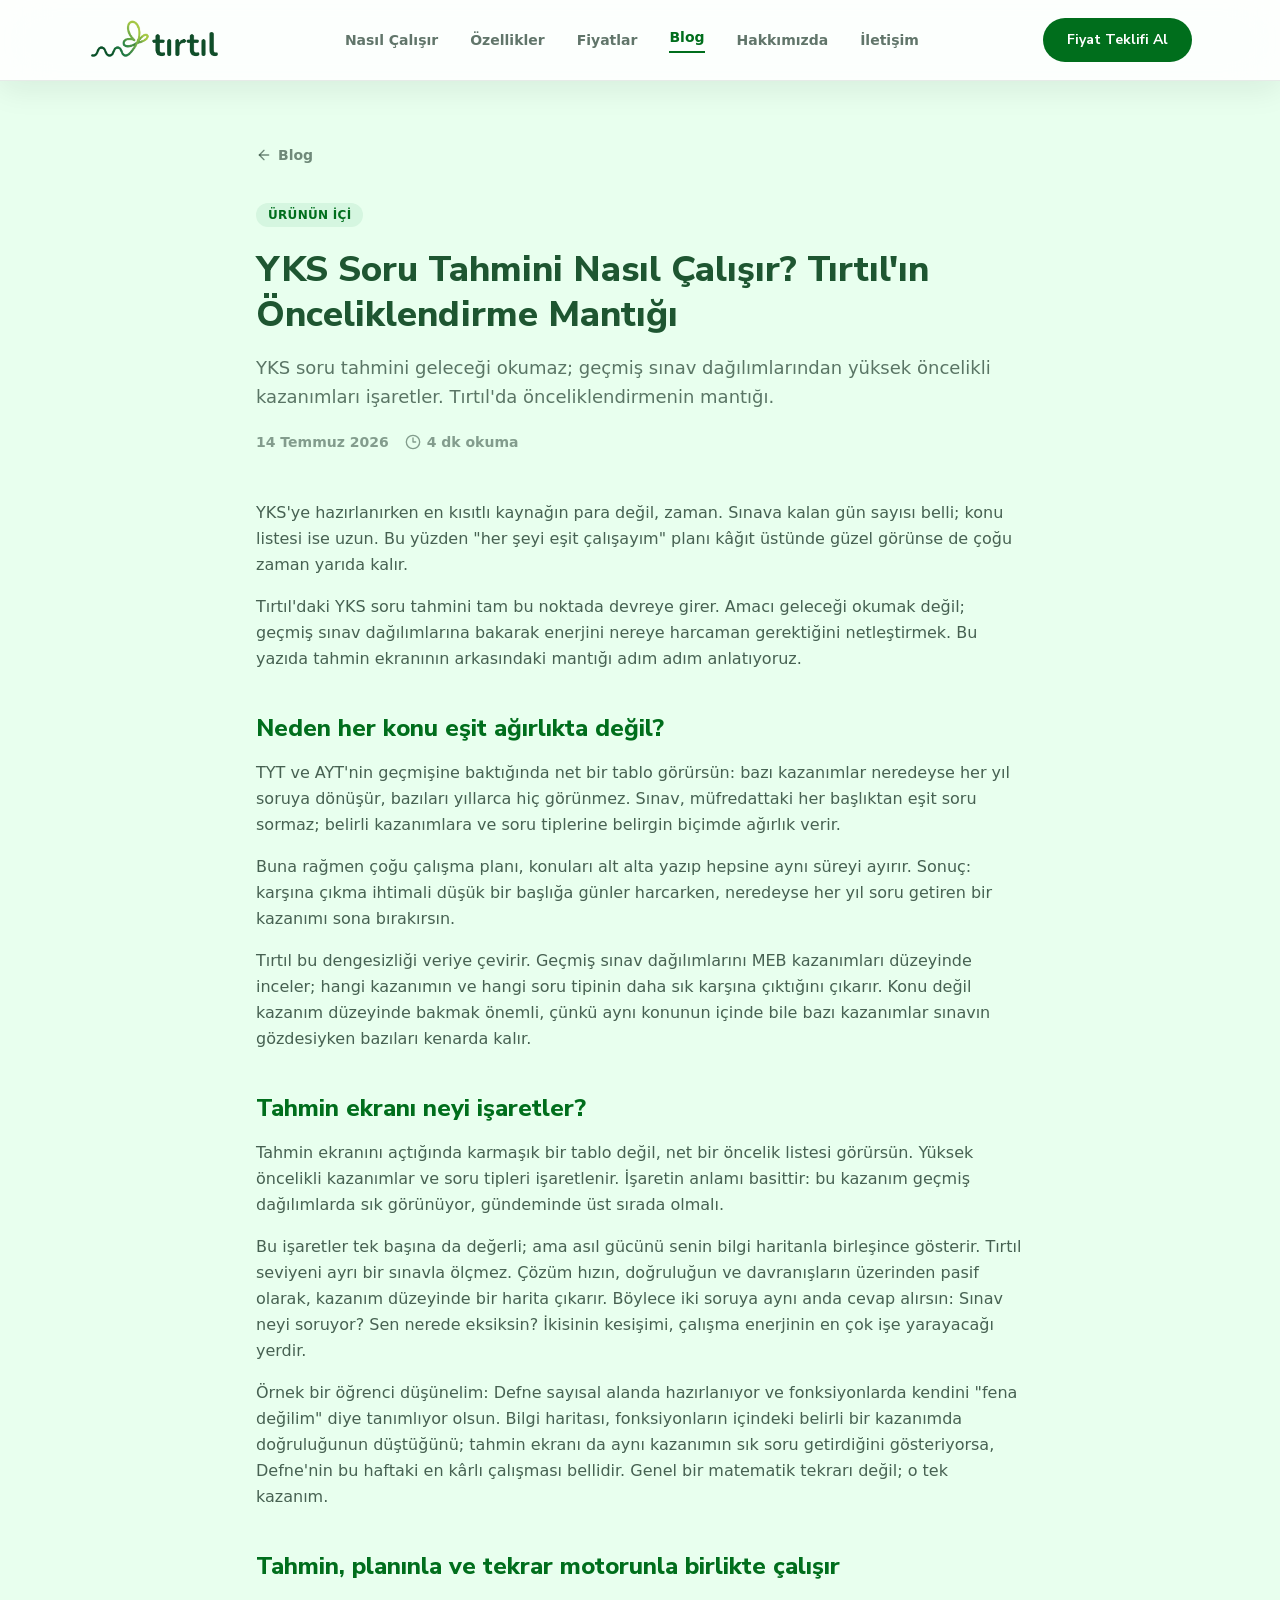
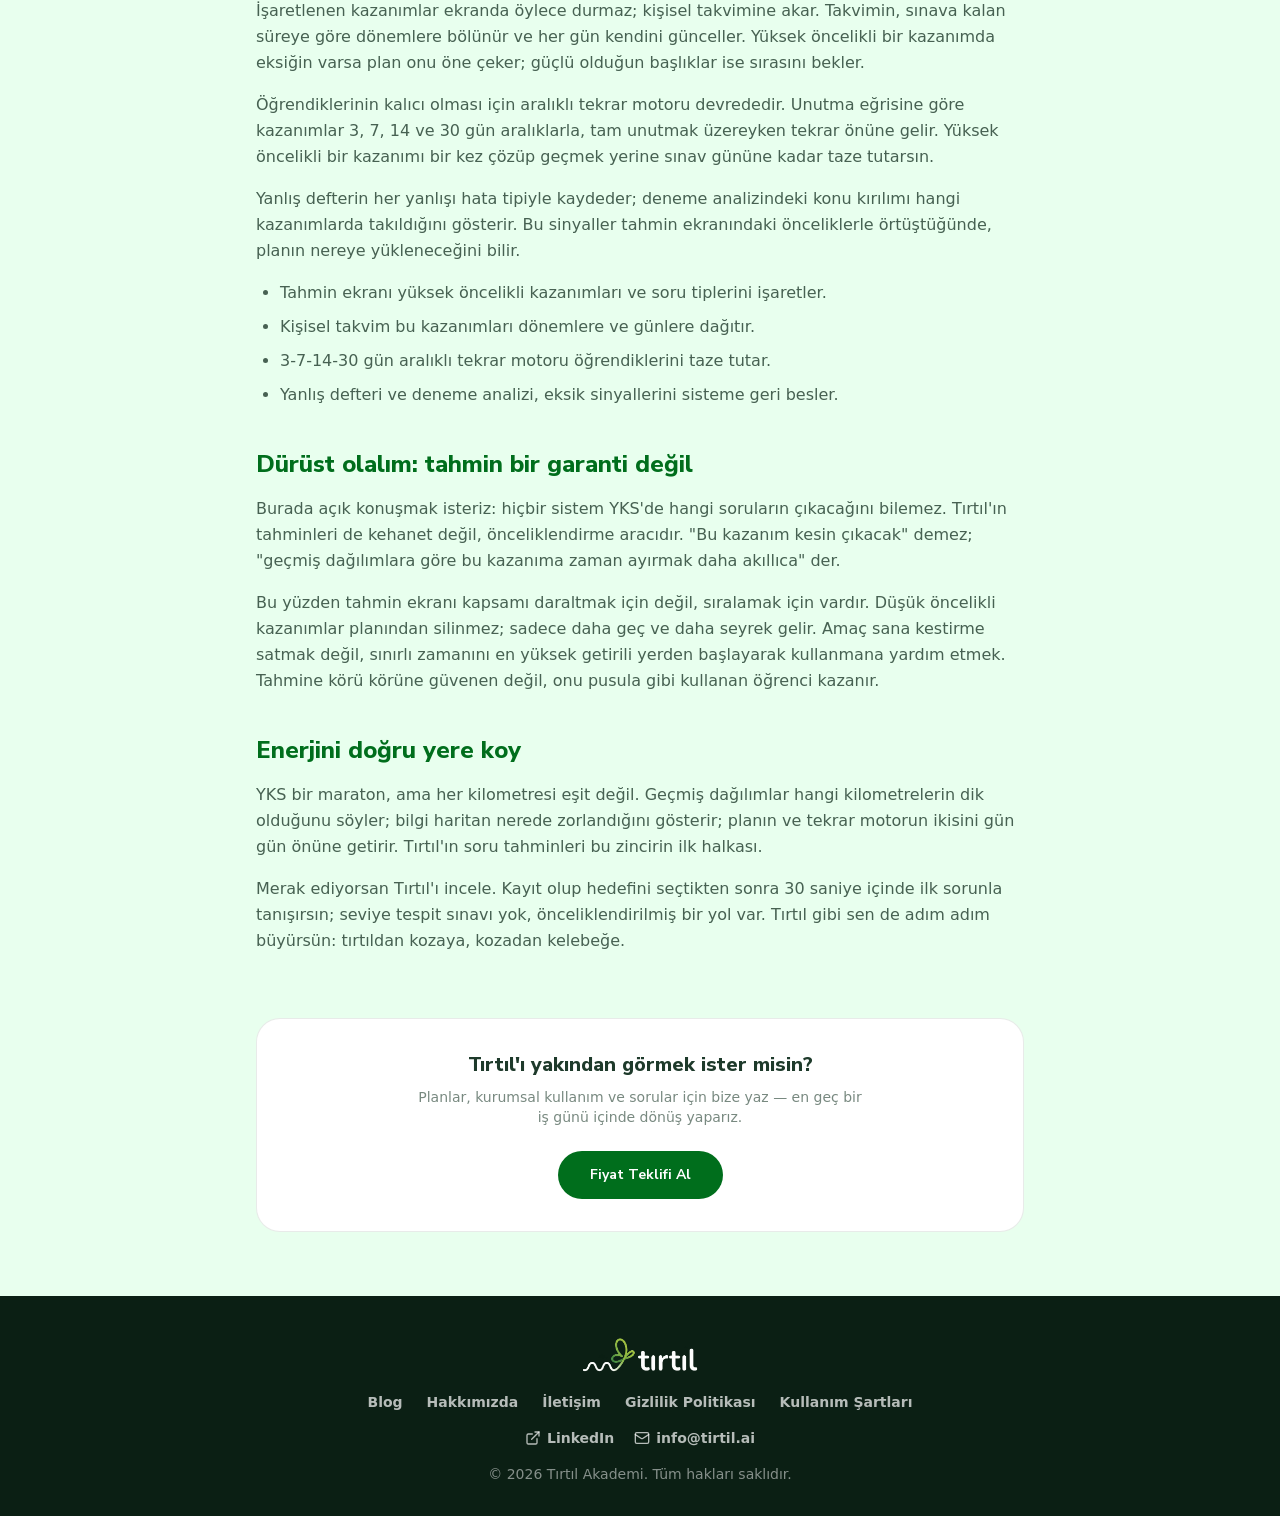
<file: blog/yks-soru-tahmini-nasil-calisir/index.html>
<!DOCTYPE html><html lang="tr" class="scroll-smooth"><head><meta charSet="utf-8"/><meta name="viewport" content="width=device-width, initial-scale=1"/><link rel="preload" href="/_next/static/media/11cc37d7380d16b4-s.p.27riv1g955cgo.woff2" as="font" crossorigin="" type="font/woff2"/><link rel="preload" href="/_next/static/media/1a099d89ee94ee96-s.p.35a5cae5tspm2.woff2" as="font" crossorigin="" type="font/woff2"/><link rel="preload" href="/_next/static/media/24ce79ed121239f3-s.p.187m47s3z4syd.woff2" as="font" crossorigin="" type="font/woff2"/><link rel="preload" as="image" href="/brand/tirtil-kilit.png"/><link rel="stylesheet" href="/_next/static/chunks/2oukwep701y2b.css" data-precedence="next"/><link rel="preload" as="script" fetchPriority="low" href="/_next/static/chunks/05x84y1_lwagn.js"/><script src="/_next/static/chunks/27jktro2p5rq9.js" async=""></script><script src="/_next/static/chunks/0mr0fnckbkr54.js" async=""></script><script src="/_next/static/chunks/0iec5q4ack_04.js" async=""></script><script src="/_next/static/chunks/turbopack-16n8v03o51-74.js" async=""></script><script src="/_next/static/chunks/05-c3ty_6dwfk.js" async=""></script><script src="/_next/static/chunks/14mrh2-p_w84d.js" async=""></script><script src="/_next/static/chunks/0r0celii_8r3c.js" async=""></script><script src="/_next/static/chunks/3fdm_fy_9vxth.js" async=""></script><meta name="next-size-adjust" content=""/><title>YKS Soru Tahmini Nasıl Çalışır? Tırtıl&#x27;ın Önceliklendirme Mantığı — Tırtıl</title><meta name="description" content="YKS soru tahmini geleceği okumaz; geçmiş sınav dağılımlarından yüksek öncelikli kazanımları işaretler. Tırtıl&#x27;da önceliklendirmenin mantığı."/><meta property="og:title" content="Tırtıl — Tırtıldan kelebeğe"/><meta property="og:description" content="Yapay zekâ destekli kişisel YKS çalışma sistemi. 30 saniyede başla."/><meta property="og:locale" content="tr_TR"/><meta property="og:image" content="https://tirtil.ai/brand/og.png"/><meta property="og:type" content="website"/><meta name="twitter:card" content="summary_large_image"/><meta name="twitter:title" content="Tırtıl — Tırtıldan kelebeğe"/><meta name="twitter:description" content="Yapay zekâ destekli kişisel YKS çalışma sistemi. 30 saniyede başla."/><meta name="twitter:image" content="https://tirtil.ai/brand/og.png"/><link rel="icon" href="/favicon.ico?favicon.2tlxnkz2crffm.ico" sizes="48x48" type="image/x-icon"/><link rel="icon" href="/icon.png?icon.22xjb0_z-kx97.png" sizes="512x512" type="image/png"/><link rel="apple-touch-icon" href="/apple-icon.png?apple-icon.0fjeem_tnryy3.png" sizes="180x180" type="image/png"/><script>(function(){try{
var s=JSON.parse(localStorage.getItem('tirtil.v1.settings')||'{}');
var t=s.theme||'acik';
var mq=window.matchMedia('(prefers-color-scheme: dark)');
var dark=t==='koyu'||(t==='sistem'&&mq.matches);
document.documentElement.dataset.theme=dark?'dark':'light';
if(t==='sistem'){mq.addEventListener('change',function(e){document.documentElement.dataset.theme=e.matches?'dark':'light';});}
}catch(e){}})();</script><script src="/_next/static/chunks/0cz1d0mv5g_q7.js" noModule=""></script></head><body class="plus_jakarta_sans_5f188dd5-module__XdI8cW__variable nunito_sans_f8293ba3-module__VD43kG__variable caveat_c70e17b-module__fIFoJa__variable font-body antialiased"><div hidden=""><!--$--><!--/$--></div><div class="marketing-theme flex min-h-screen flex-col bg-surface"><header class="sticky top-0 z-[100] border-b border-forest/10 bg-white/90 shadow-[0_8px_32px_rgba(11,31,20,0.08)] backdrop-blur-xl backdrop-saturate-150"><div class="mx-auto flex h-20 max-w-6xl items-center justify-between gap-3 px-4 sm:px-6"><a class="flex shrink-0 items-center" href="/"><img alt="Tırtıl" width="875" height="290" decoding="async" data-nimg="1" class="h-9 w-auto sm:h-11" style="color:transparent" src="/brand/tirtil-kilit.png"/></a><nav class="hidden items-center gap-8 md:flex"><a class="font-body text-sm font-bold transition-colors text-forest/70 hover:text-leaf-deep" href="/#nasil-calisir">Nasıl Çalışır</a><a class="font-body text-sm font-bold transition-colors text-forest/70 hover:text-leaf-deep" href="/#ozellikler">Özellikler</a><a class="font-body text-sm font-bold transition-colors text-forest/70 hover:text-leaf-deep" href="/#fiyatlar">Fiyatlar</a><a class="font-body text-sm font-bold transition-colors border-b-2 border-leaf-deep pb-1 text-leaf-deep" href="/blog/">Blog</a><a class="font-body text-sm font-bold transition-colors text-forest/70 hover:text-leaf-deep" href="/#hakkimizda">Hakkımızda</a><a class="font-body text-sm font-bold transition-colors text-forest/70 hover:text-leaf-deep" href="/#iletisim">İletişim</a></nav><div class="flex items-center gap-1.5"><a class="inline-flex items-center justify-center gap-2 rounded-full px-6 py-3 text-center font-heading text-sm font-bold transition bg-leaf-deep text-white hover:scale-105 hover:brightness-110 whitespace-nowrap" href="/#iletisim">Fiyat Teklifi Al</a><button type="button" aria-label="Menüyü aç" aria-expanded="false" class="flex h-10 w-10 shrink-0 cursor-pointer items-center justify-center rounded-full text-forest transition hover:bg-container md:hidden"><svg xmlns="http://www.w3.org/2000/svg" width="24" height="24" viewBox="0 0 24 24" fill="none" stroke="currentColor" stroke-width="2" stroke-linecap="round" stroke-linejoin="round" class="lucide lucide-menu h-6 w-6" aria-hidden="true"><path d="M4 5h16"></path><path d="M4 12h16"></path><path d="M4 19h16"></path></svg></button></div></div></header><main class="flex-1"><article class="min-h-[calc(100svh-5rem)] bg-surface px-6 py-16"><div class="mx-auto max-w-3xl"><a class="inline-flex items-center gap-1.5 text-sm font-bold text-forest/60 transition-colors hover:text-leaf-deep" href="/blog/"><svg xmlns="http://www.w3.org/2000/svg" width="24" height="24" viewBox="0 0 24 24" fill="none" stroke="currentColor" stroke-width="2" stroke-linecap="round" stroke-linejoin="round" class="lucide lucide-arrow-left h-4 w-4" aria-hidden="true"><path d="m12 19-7-7 7-7"></path><path d="M19 12H5"></path></svg>Blog</a><header class="mt-8"><span class="inline-flex items-center rounded-full bg-container px-3 py-1 text-xs font-extrabold uppercase tracking-wide text-leaf-deep">Ürünün içi</span><h1 class="mt-5 font-heading text-3xl font-extrabold leading-tight text-ink-forest sm:text-4xl">YKS Soru Tahmini Nasıl Çalışır? Tırtıl&#x27;ın Önceliklendirme Mantığı</h1><p class="mt-4 text-lg leading-relaxed text-forest/70">YKS soru tahmini geleceği okumaz; geçmiş sınav dağılımlarından yüksek öncelikli kazanımları işaretler. Tırtıl&#x27;da önceliklendirmenin mantığı.</p><div class="mt-5 flex items-center gap-4 text-sm font-bold text-forest/50"><span>14 Temmuz 2026</span><span class="inline-flex items-center gap-1.5"><svg xmlns="http://www.w3.org/2000/svg" width="24" height="24" viewBox="0 0 24 24" fill="none" stroke="currentColor" stroke-width="2" stroke-linecap="round" stroke-linejoin="round" class="lucide lucide-clock3 lucide-clock-3 h-4 w-4" aria-hidden="true"><circle cx="12" cy="12" r="10"></circle><path d="M12 6v6h4"></path></svg>4<!-- --> dk okuma</span></div></header><div class="mt-12 space-y-10"><section><div class="space-y-4 text-base leading-relaxed text-forest/80"><p>YKS&#x27;ye hazırlanırken en kısıtlı kaynağın para değil, zaman. Sınava kalan gün sayısı belli; konu listesi ise uzun. Bu yüzden &quot;her şeyi eşit çalışayım&quot; planı kâğıt üstünde güzel görünse de çoğu zaman yarıda kalır.</p><p>Tırtıl&#x27;daki YKS soru tahmini tam bu noktada devreye girer. Amacı geleceği okumak değil; geçmiş sınav dağılımlarına bakarak enerjini nereye harcaman gerektiğini netleştirmek. Bu yazıda tahmin ekranının arkasındaki mantığı adım adım anlatıyoruz.</p></div></section><section><h2 class="mb-4 font-heading text-2xl font-extrabold text-leaf-deep">Neden her konu eşit ağırlıkta değil?</h2><div class="space-y-4 text-base leading-relaxed text-forest/80"><p>TYT ve AYT&#x27;nin geçmişine baktığında net bir tablo görürsün: bazı kazanımlar neredeyse her yıl soruya dönüşür, bazıları yıllarca hiç görünmez. Sınav, müfredattaki her başlıktan eşit soru sormaz; belirli kazanımlara ve soru tiplerine belirgin biçimde ağırlık verir.</p><p>Buna rağmen çoğu çalışma planı, konuları alt alta yazıp hepsine aynı süreyi ayırır. Sonuç: karşına çıkma ihtimali düşük bir başlığa günler harcarken, neredeyse her yıl soru getiren bir kazanımı sona bırakırsın.</p><p>Tırtıl bu dengesizliği veriye çevirir. Geçmiş sınav dağılımlarını MEB kazanımları düzeyinde inceler; hangi kazanımın ve hangi soru tipinin daha sık karşına çıktığını çıkarır. Konu değil kazanım düzeyinde bakmak önemli, çünkü aynı konunun içinde bile bazı kazanımlar sınavın gözdesiyken bazıları kenarda kalır.</p></div></section><section><h2 class="mb-4 font-heading text-2xl font-extrabold text-leaf-deep">Tahmin ekranı neyi işaretler?</h2><div class="space-y-4 text-base leading-relaxed text-forest/80"><p>Tahmin ekranını açtığında karmaşık bir tablo değil, net bir öncelik listesi görürsün. Yüksek öncelikli kazanımlar ve soru tipleri işaretlenir. İşaretin anlamı basittir: bu kazanım geçmiş dağılımlarda sık görünüyor, gündeminde üst sırada olmalı.</p><p>Bu işaretler tek başına da değerli; ama asıl gücünü senin bilgi haritanla birleşince gösterir. Tırtıl seviyeni ayrı bir sınavla ölçmez. Çözüm hızın, doğruluğun ve davranışların üzerinden pasif olarak, kazanım düzeyinde bir harita çıkarır. Böylece iki soruya aynı anda cevap alırsın: Sınav neyi soruyor? Sen nerede eksiksin? İkisinin kesişimi, çalışma enerjinin en çok işe yarayacağı yerdir.</p><p>Örnek bir öğrenci düşünelim: Defne sayısal alanda hazırlanıyor ve fonksiyonlarda kendini &quot;fena değilim&quot; diye tanımlıyor olsun. Bilgi haritası, fonksiyonların içindeki belirli bir kazanımda doğruluğunun düştüğünü; tahmin ekranı da aynı kazanımın sık soru getirdiğini gösteriyorsa, Defne&#x27;nin bu haftaki en kârlı çalışması bellidir. Genel bir matematik tekrarı değil; o tek kazanım.</p></div></section><section><h2 class="mb-4 font-heading text-2xl font-extrabold text-leaf-deep">Tahmin, planınla ve tekrar motorunla birlikte çalışır</h2><div class="space-y-4 text-base leading-relaxed text-forest/80"><p>İşaretlenen kazanımlar ekranda öylece durmaz; kişisel takvimine akar. Takvimin, sınava kalan süreye göre dönemlere bölünür ve her gün kendini günceller. Yüksek öncelikli bir kazanımda eksiğin varsa plan onu öne çeker; güçlü olduğun başlıklar ise sırasını bekler.</p><p>Öğrendiklerinin kalıcı olması için aralıklı tekrar motoru devrededir. Unutma eğrisine göre kazanımlar 3, 7, 14 ve 30 gün aralıklarla, tam unutmak üzereyken tekrar önüne gelir. Yüksek öncelikli bir kazanımı bir kez çözüp geçmek yerine sınav gününe kadar taze tutarsın.</p><p>Yanlış defterin her yanlışı hata tipiyle kaydeder; deneme analizindeki konu kırılımı hangi kazanımlarda takıldığını gösterir. Bu sinyaller tahmin ekranındaki önceliklerle örtüştüğünde, planın nereye yükleneceğini bilir.</p><ul class="list-disc space-y-2 pl-6"><li>Tahmin ekranı yüksek öncelikli kazanımları ve soru tiplerini işaretler.</li><li>Kişisel takvim bu kazanımları dönemlere ve günlere dağıtır.</li><li>3-7-14-30 gün aralıklı tekrar motoru öğrendiklerini taze tutar.</li><li>Yanlış defteri ve deneme analizi, eksik sinyallerini sisteme geri besler.</li></ul></div></section><section><h2 class="mb-4 font-heading text-2xl font-extrabold text-leaf-deep">Dürüst olalım: tahmin bir garanti değil</h2><div class="space-y-4 text-base leading-relaxed text-forest/80"><p>Burada açık konuşmak isteriz: hiçbir sistem YKS&#x27;de hangi soruların çıkacağını bilemez. Tırtıl&#x27;ın tahminleri de kehanet değil, önceliklendirme aracıdır. &quot;Bu kazanım kesin çıkacak&quot; demez; &quot;geçmiş dağılımlara göre bu kazanıma zaman ayırmak daha akıllıca&quot; der.</p><p>Bu yüzden tahmin ekranı kapsamı daraltmak için değil, sıralamak için vardır. Düşük öncelikli kazanımlar planından silinmez; sadece daha geç ve daha seyrek gelir. Amaç sana kestirme satmak değil, sınırlı zamanını en yüksek getirili yerden başlayarak kullanmana yardım etmek. Tahmine körü körüne güvenen değil, onu pusula gibi kullanan öğrenci kazanır.</p></div></section><section><h2 class="mb-4 font-heading text-2xl font-extrabold text-leaf-deep">Enerjini doğru yere koy</h2><div class="space-y-4 text-base leading-relaxed text-forest/80"><p>YKS bir maraton, ama her kilometresi eşit değil. Geçmiş dağılımlar hangi kilometrelerin dik olduğunu söyler; bilgi haritan nerede zorlandığını gösterir; planın ve tekrar motorun ikisini gün gün önüne getirir. Tırtıl&#x27;ın soru tahminleri bu zincirin ilk halkası.</p><p>Merak ediyorsan Tırtıl&#x27;ı incele. Kayıt olup hedefini seçtikten sonra 30 saniye içinde ilk sorunla tanışırsın; seviye tespit sınavı yok, önceliklendirilmiş bir yol var. Tırtıl gibi sen de adım adım büyürsün: tırtıldan kozaya, kozadan kelebeğe.</p></div></section></div><div class="mt-16 rounded-3xl border border-forest/10 bg-white p-8 text-center"><h2 class="font-heading text-xl font-extrabold text-forest">Tırtıl&#x27;ı yakından görmek ister misin?</h2><p class="mx-auto mt-2 max-w-md text-sm text-forest/60">Planlar, kurumsal kullanım ve sorular için bize yaz — en geç bir iş günü içinde dönüş yaparız.</p><a class="inline-flex items-center justify-center gap-2 rounded-full px-6 py-3 text-center font-heading text-sm font-bold transition bg-leaf-deep text-white hover:scale-105 hover:brightness-110 mt-6 px-8 py-3.5" href="/#iletisim">Fiyat Teklifi Al</a></div></div></article><!--$--><!--/$--></main><footer class="bg-forest-night px-6 pb-8 pt-10"><div class="mx-auto flex max-w-6xl flex-col items-center gap-4 text-center"><img alt="Tırtıl" loading="lazy" width="875" height="290" decoding="async" data-nimg="1" class="h-10 w-auto" style="color:transparent" src="/brand/tirtil-kilit-koyu.png"/><nav class="flex flex-wrap justify-center gap-6"><a class="text-sm font-bold text-white/70 transition hover:text-lime hover:underline" href="/blog/">Blog</a><a class="text-sm font-bold text-white/70 transition hover:text-lime hover:underline" href="/#hakkimizda">Hakkımızda</a><a class="text-sm font-bold text-white/70 transition hover:text-lime hover:underline" href="/#iletisim">İletişim</a><a class="text-sm font-bold text-white/70 transition hover:text-lime hover:underline" href="/gizlilik/">Gizlilik Politikası</a><a class="text-sm font-bold text-white/70 transition hover:text-lime hover:underline" href="/kosullar/">Kullanım Şartları</a></nav><div class="flex items-center gap-5"><a href="https://www.linkedin.com/company/tirtil" target="_blank" rel="noopener noreferrer" class="inline-flex items-center gap-1.5 text-sm font-bold text-white/70 transition hover:text-lime"><svg xmlns="http://www.w3.org/2000/svg" width="24" height="24" viewBox="0 0 24 24" fill="none" stroke="currentColor" stroke-width="2" stroke-linecap="round" stroke-linejoin="round" class="lucide lucide-external-link h-4 w-4" aria-hidden="true"><path d="M15 3h6v6"></path><path d="M10 14 21 3"></path><path d="M18 13v6a2 2 0 0 1-2 2H5a2 2 0 0 1-2-2V8a2 2 0 0 1 2-2h6"></path></svg> LinkedIn</a><a href="mailto:info@tirtil.ai" class="inline-flex items-center gap-1.5 text-sm font-bold text-white/70 transition hover:text-lime"><svg xmlns="http://www.w3.org/2000/svg" width="24" height="24" viewBox="0 0 24 24" fill="none" stroke="currentColor" stroke-width="2" stroke-linecap="round" stroke-linejoin="round" class="lucide lucide-mail h-4 w-4" aria-hidden="true"><path d="m22 7-8.991 5.727a2 2 0 0 1-2.009 0L2 7"></path><rect x="2" y="4" width="20" height="16" rx="2"></rect></svg> <!-- -->info@tirtil.ai</a></div><p class="text-sm text-white/50">© <!-- -->2026<!-- --> <!-- -->Tırtıl Akademi<!-- -->. Tüm hakları saklıdır.</p></div></footer></div><script src="/_next/static/chunks/05x84y1_lwagn.js" id="_R_" async=""></script><script>(self.__next_f=self.__next_f||[]).push([0])</script><script>self.__next_f.push([1,"1:\"$Sreact.fragment\"\n2:I[39756,[\"/_next/static/chunks/05-c3ty_6dwfk.js\",\"/_next/static/chunks/14mrh2-p_w84d.js\"],\"default\"]\n3:I[58298,[\"/_next/static/chunks/05-c3ty_6dwfk.js\",\"/_next/static/chunks/14mrh2-p_w84d.js\",\"/_next/static/chunks/0r0celii_8r3c.js\"],\"default\"]\n4:I[37457,[\"/_next/static/chunks/05-c3ty_6dwfk.js\",\"/_next/static/chunks/14mrh2-p_w84d.js\"],\"default\"]\n5:I[5500,[\"/_next/static/chunks/05-c3ty_6dwfk.js\",\"/_next/static/chunks/14mrh2-p_w84d.js\",\"/_next/static/chunks/3fdm_fy_9vxth.js\"],\"Image\"]\n6:I[22016,[\"/_next/static/chunks/05-c3ty_6dwfk.js\",\"/_next/static/chunks/14mrh2-p_w84d.js\",\"/_next/static/chunks/3fdm_fy_9vxth.js\"],\"\"]\n7:I[5014,[\"/_next/static/chunks/05-c3ty_6dwfk.js\",\"/_next/static/chunks/14mrh2-p_w84d.js\",\"/_next/static/chunks/3fdm_fy_9vxth.js\"],\"default\"]\n8:I[23672,[\"/_next/static/chunks/05-c3ty_6dwfk.js\",\"/_next/static/chunks/14mrh2-p_w84d.js\",\"/_next/static/chunks/3fdm_fy_9vxth.js\"],\"MarketingNavbar\"]\n13:I[68027,[\"/_next/static/chunks/05-c3ty_6dwfk.js\",\"/_next/static/chunks/14mrh2-p_w84d.js\"],\"default\",1]\n:HL[\"/_next/static/chunks/2oukwep701y2b.css\",\"style\"]\n:HL[\"/_next/static/media/11cc37d7380d16b4-s.p.27riv1g955cgo.woff2\",\"font\",{\"crossOrigin\":\"\",\"type\":\"font/woff2\"}]\n:HL[\"/_next/static/media/1a099d89ee94ee96-s.p.35a5cae5tspm2.woff2\",\"font\",{\"crossOrigin\":\"\",\"type\":\"font/woff2\"}]\n:HL[\"/_next/static/media/24ce79ed121239f3-s.p.187m47s3z4syd.woff2\",\"font\",{\"crossOrigin\":\"\",\"type\":\"font/woff2\"}]\n"])</script><script>self.__next_f.push([1,"0:{\"P\":null,\"c\":[\"\",\"blog\",\"yks-soru-tahmini-nasil-calisir\",\"\"],\"q\":\"\",\"i\":false,\"f\":[[[\"\",{\"children\":[\"(marketing)\",{\"children\":[\"blog\",{\"children\":[[\"slug\",\"yks-soru-tahmini-nasil-calisir\",\"d\",null],{\"children\":[\"__PAGE__\",{}]}]}]}]},\"$undefined\",\"$undefined\",16],[[\"$\",\"$1\",\"c\",{\"children\":[[[\"$\",\"link\",\"0\",{\"rel\":\"stylesheet\",\"href\":\"/_next/static/chunks/2oukwep701y2b.css\",\"precedence\":\"next\",\"crossOrigin\":\"$undefined\",\"nonce\":\"$undefined\"}],[\"$\",\"script\",\"script-0\",{\"src\":\"/_next/static/chunks/05-c3ty_6dwfk.js\",\"async\":true,\"nonce\":\"$undefined\"}],[\"$\",\"script\",\"script-1\",{\"src\":\"/_next/static/chunks/14mrh2-p_w84d.js\",\"async\":true,\"nonce\":\"$undefined\"}]],[\"$\",\"html\",null,{\"lang\":\"tr\",\"className\":\"scroll-smooth\",\"suppressHydrationWarning\":true,\"children\":[[\"$\",\"head\",null,{\"children\":[\"$\",\"script\",null,{\"dangerouslySetInnerHTML\":{\"__html\":\"(function(){try{\\nvar s=JSON.parse(localStorage.getItem('tirtil.v1.settings')||'{}');\\nvar t=s.theme||'acik';\\nvar mq=window.matchMedia('(prefers-color-scheme: dark)');\\nvar dark=t==='koyu'||(t==='sistem'\u0026\u0026mq.matches);\\ndocument.documentElement.dataset.theme=dark?'dark':'light';\\nif(t==='sistem'){mq.addEventListener('change',function(e){document.documentElement.dataset.theme=e.matches?'dark':'light';});}\\n}catch(e){}})();\"}}]}],[\"$\",\"body\",null,{\"className\":\"plus_jakarta_sans_5f188dd5-module__XdI8cW__variable nunito_sans_f8293ba3-module__VD43kG__variable caveat_c70e17b-module__fIFoJa__variable font-body antialiased\",\"children\":[\"$\",\"$L2\",null,{\"parallelRouterKey\":\"children\",\"error\":\"$3\",\"errorStyles\":[],\"errorScripts\":[[\"$\",\"script\",\"script-0\",{\"src\":\"/_next/static/chunks/0r0celii_8r3c.js\",\"async\":true}]],\"template\":[\"$\",\"$L4\",null,{}],\"templateStyles\":\"$undefined\",\"templateScripts\":\"$undefined\",\"notFound\":[[\"$\",\"div\",null,{\"className\":\"flex min-h-screen flex-col items-center justify-center bg-surface px-6 py-16 text-center\",\"children\":[[\"$\",\"div\",null,{\"className\":\"flex items-center justify-center gap-2\",\"children\":[[\"$\",\"span\",null,{\"className\":\"font-heading text-8xl font-extrabold leading-none text-leaf/20\",\"children\":\"4\"}],[\"$\",\"div\",null,{\"className\":\"grid size-32 shrink-0 place-items-center rounded-full bg-container\",\"children\":[\"$\",\"$L5\",null,{\"src\":\"/brand/poses/dusunen.png\",\"alt\":\"Düşünen Tırto\",\"width\":86,\"height\":95}]}],[\"$\",\"span\",null,{\"className\":\"font-heading text-8xl font-extrabold leading-none text-leaf/20\",\"children\":\"4\"}]]}],[\"$\",\"h1\",null,{\"className\":\"mt-8 font-heading text-2xl font-extrabold text-forest\",\"children\":\"Bu yaprak burada değil 🍂\"}],[\"$\",\"p\",null,{\"className\":\"mt-2 max-w-sm text-forest/60\",\"children\":\"Aradığın sayfa taşınmış ya da hiç var olmamış olabilir.\"}],[\"$\",\"div\",null,{\"className\":\"mt-8 flex flex-wrap items-center justify-center gap-3\",\"children\":[[\"$\",\"$L6\",null,{\"href\":\"/\",\"className\":\"flex items-center gap-2 rounded-full bg-leaf-deep px-6 py-3 font-heading text-sm font-bold text-white transition hover:scale-105\",\"children\":[[\"$\",\"$L7\",null,{\"ref\":\"$undefined\",\"iconNode\":[[\"path\",{\"d\":\"M15 21v-8a1 1 0 0 0-1-1h-4a1 1 0 0 0-1 1v8\",\"key\":\"5wwlr5\"}],[\"path\",{\"d\":\"M3 10a2 2 0 0 1 .709-1.528l7-6a2 2 0 0 1 2.582 0l7 6A2 2 0 0 1 21 10v9a2 2 0 0 1-2 2H5a2 2 0 0 1-2-2z\",\"key\":\"r6nss1\"}]],\"className\":\"lucide-house\",\"size\":16}],\"Ana Sayfaya Dön\"]}],false]}]]}],[]],\"forbidden\":\"$undefined\",\"unauthorized\":\"$undefined\"}]}]]}]]}],{\"children\":[[\"$\",\"$1\",\"c\",{\"children\":[[[\"$\",\"script\",\"script-0\",{\"src\":\"/_next/static/chunks/3fdm_fy_9vxth.js\",\"async\":true,\"nonce\":\"$undefined\"}]],[\"$\",\"div\",null,{\"className\":\"marketing-theme flex min-h-screen flex-col bg-surface\",\"children\":[[\"$\",\"$L8\",null,{}],[\"$\",\"main\",null,{\"className\":\"flex-1\",\"children\":[\"$\",\"$L2\",null,{\"parallelRouterKey\":\"children\",\"error\":\"$undefined\",\"errorStyles\":\"$undefined\",\"errorScripts\":\"$undefined\",\"template\":[\"$\",\"$L4\",null,{}],\"templateStyles\":\"$undefined\",\"templateScripts\":\"$undefined\",\"notFound\":[[\"$\",\"div\",null,{\"className\":\"flex min-h-screen flex-col items-center justify-center bg-surface px-6 py-16 text-center\",\"children\":[[\"$\",\"div\",null,{\"className\":\"flex items-center justify-center gap-2\",\"children\":[[\"$\",\"span\",null,{\"className\":\"font-heading text-8xl font-extrabold leading-none text-leaf/20\",\"children\":\"4\"}],[\"$\",\"div\",null,{\"className\":\"grid size-32 shrink-0 place-items-center rounded-full bg-container\",\"children\":[\"$\",\"$L5\",null,{\"src\":\"/brand/poses/dusunen.png\",\"alt\":\"Düşünen Tırto\",\"width\":86,\"height\":95}]}],\"$L9\"]}],\"$La\",\"$Lb\",\"$Lc\"]}],[]],\"forbidden\":\"$undefined\",\"unauthorized\":\"$undefined\"}]}],\"$Ld\"]}]]}],{\"children\":[\"$Le\",{\"children\":[\"$Lf\",{\"children\":[\"$L10\",{},null,false,null]},null,false,\"$@11\"]},null,false,\"$@11\"]},null,false,null]},null,false,null],\"$L12\",false]],\"m\":\"$undefined\",\"G\":[\"$13\",[\"$L14\"]],\"S\":true,\"h\":null,\"s\":\"$undefined\",\"l\":\"$undefined\",\"p\":\"$undefined\",\"d\":\"$undefined\",\"b\":\"vSYhPjRNKFvIXgZETv2WD\"}\n"])</script><script>self.__next_f.push([1,"16:I[97367,[\"/_next/static/chunks/05-c3ty_6dwfk.js\",\"/_next/static/chunks/14mrh2-p_w84d.js\"],\"OutletBoundary\"]\n17:\"$Sreact.suspense\"\n1a:I[97367,[\"/_next/static/chunks/05-c3ty_6dwfk.js\",\"/_next/static/chunks/14mrh2-p_w84d.js\"],\"ViewportBoundary\"]\n1c:I[97367,[\"/_next/static/chunks/05-c3ty_6dwfk.js\",\"/_next/static/chunks/14mrh2-p_w84d.js\"],\"MetadataBoundary\"]\n9:[\"$\",\"span\",null,{\"className\":\"font-heading text-8xl font-extrabold leading-none text-leaf/20\",\"children\":\"4\"}]\na:[\"$\",\"h1\",null,{\"className\":\"mt-8 font-heading text-2xl font-extrabold text-forest\",\"children\":\"Bu yaprak burada değil 🍂\"}]\nb:[\"$\",\"p\",null,{\"className\":\"mt-2 max-w-sm text-forest/60\",\"children\":\"Aradığın sayfa taşınmış ya da hiç var olmamış olabilir.\"}]\nc:[\"$\",\"div\",null,{\"className\":\"mt-8 flex flex-wrap items-center justify-center gap-3\",\"children\":[[\"$\",\"$L6\",null,{\"href\":\"/\",\"className\":\"flex items-center gap-2 rounded-full bg-leaf-deep px-6 py-3 font-heading text-sm font-bold text-white transition hover:scale-105\",\"children\":[[\"$\",\"$L7\",null,{\"ref\":\"$undefined\",\"iconNode\":\"$0:f:0:1:0:props:children:1:props:children:1:props:children:props:notFound:0:props:children:3:props:children:0:props:children:0:props:iconNode\",\"className\":\"lucide-house\",\"size\":16}],\"Ana Sayfaya Dön\"]}],false]}]\n"])</script><script>self.__next_f.push([1,"d:[\"$\",\"footer\",null,{\"className\":\"bg-forest-night px-6 pb-8 pt-10\",\"children\":[\"$\",\"div\",null,{\"className\":\"mx-auto flex max-w-6xl flex-col items-center gap-4 text-center\",\"children\":[[\"$\",\"$L5\",null,{\"src\":\"/brand/tirtil-kilit-koyu.png\",\"alt\":\"Tırtıl\",\"width\":875,\"height\":290,\"className\":\"h-10 w-auto\"}],[\"$\",\"nav\",null,{\"className\":\"flex flex-wrap justify-center gap-6\",\"children\":[[\"$\",\"$L6\",\"Blog\",{\"href\":\"/blog\",\"className\":\"text-sm font-bold text-white/70 transition hover:text-lime hover:underline\",\"children\":\"Blog\"}],[\"$\",\"$L6\",\"Hakkımızda\",{\"href\":\"/#hakkimizda\",\"className\":\"text-sm font-bold text-white/70 transition hover:text-lime hover:underline\",\"children\":\"Hakkımızda\"}],[\"$\",\"$L6\",\"İletişim\",{\"href\":\"/#iletisim\",\"className\":\"text-sm font-bold text-white/70 transition hover:text-lime hover:underline\",\"children\":\"İletişim\"}],[\"$\",\"$L6\",\"Gizlilik Politikası\",{\"href\":\"/gizlilik\",\"className\":\"text-sm font-bold text-white/70 transition hover:text-lime hover:underline\",\"children\":\"Gizlilik Politikası\"}],[\"$\",\"$L6\",\"Kullanım Şartları\",{\"href\":\"/kosullar\",\"className\":\"text-sm font-bold text-white/70 transition hover:text-lime hover:underline\",\"children\":\"Kullanım Şartları\"}]]}],[\"$\",\"div\",null,{\"className\":\"flex items-center gap-5\",\"children\":[[\"$\",\"a\",null,{\"href\":\"https://www.linkedin.com/company/tirtil\",\"target\":\"_blank\",\"rel\":\"noopener noreferrer\",\"className\":\"inline-flex items-center gap-1.5 text-sm font-bold text-white/70 transition hover:text-lime\",\"children\":[[\"$\",\"$L7\",null,{\"ref\":\"$undefined\",\"iconNode\":[[\"path\",{\"d\":\"M15 3h6v6\",\"key\":\"1q9fwt\"}],[\"path\",{\"d\":\"M10 14 21 3\",\"key\":\"gplh6r\"}],[\"path\",{\"d\":\"M18 13v6a2 2 0 0 1-2 2H5a2 2 0 0 1-2-2V8a2 2 0 0 1 2-2h6\",\"key\":\"a6xqqp\"}]],\"className\":\"lucide-external-link h-4 w-4\"}],\" LinkedIn\"]}],[\"$\",\"a\",null,{\"href\":\"mailto:info@tirtil.ai\",\"className\":\"inline-flex items-center gap-1.5 text-sm font-bold text-white/70 transition hover:text-lime\",\"children\":[[\"$\",\"$L7\",null,{\"ref\":\"$undefined\",\"iconNode\":[[\"path\",{\"d\":\"m22 7-8.991 5.727a2 2 0 0 1-2.009 0L2 7\",\"key\":\"132q7q\"}],[\"rect\",{\"x\":\"2\",\"y\":\"4\",\"width\":\"20\",\"height\":\"16\",\"rx\":\"2\",\"key\":\"izxlao\"}]],\"className\":\"lucide-mail h-4 w-4\"}],\" \",\"info@tirtil.ai\"]}]]}],[\"$\",\"p\",null,{\"className\":\"text-sm text-white/50\",\"children\":[\"© \",2026,\" \",\"Tırtıl Akademi\",\". Tüm hakları saklıdır.\"]}]]}]}]\n"])</script><script>self.__next_f.push([1,"e:[\"$\",\"$1\",\"c\",{\"children\":[null,[\"$\",\"$L2\",null,{\"parallelRouterKey\":\"children\",\"error\":\"$undefined\",\"errorStyles\":\"$undefined\",\"errorScripts\":\"$undefined\",\"template\":[\"$\",\"$L4\",null,{}],\"templateStyles\":\"$undefined\",\"templateScripts\":\"$undefined\",\"notFound\":\"$undefined\",\"forbidden\":\"$undefined\",\"unauthorized\":\"$undefined\"}]]}]\nf:[\"$\",\"$1\",\"c\",{\"children\":[null,[\"$\",\"$L2\",null,{\"parallelRouterKey\":\"children\",\"error\":\"$undefined\",\"errorStyles\":\"$undefined\",\"errorScripts\":\"$undefined\",\"template\":[\"$\",\"$L4\",null,{}],\"templateStyles\":\"$undefined\",\"templateScripts\":\"$undefined\",\"notFound\":\"$undefined\",\"forbidden\":\"$undefined\",\"unauthorized\":\"$undefined\"}]]}]\n10:[\"$\",\"$1\",\"c\",{\"children\":[\"$L15\",null,[\"$\",\"$L16\",null,{\"children\":[\"$\",\"$17\",null,{\"name\":\"Next.MetadataOutlet\",\"children\":\"$@18\"}]}]]}]\n19:[]\n11:\"$W19\"\n12:[\"$\",\"$1\",\"h\",{\"children\":[null,[\"$\",\"$L1a\",null,{\"children\":\"$L1b\"}],[\"$\",\"div\",null,{\"hidden\":true,\"children\":[\"$\",\"$L1c\",null,{\"children\":[\"$\",\"$17\",null,{\"name\":\"Next.Metadata\",\"children\":\"$L1d\"}]}]}],[\"$\",\"meta\",null,{\"name\":\"next-size-adjust\",\"content\":\"\"}]]}]\n14:[\"$\",\"link\",\"0\",{\"rel\":\"stylesheet\",\"href\":\"/_next/static/chunks/2oukwep701y2b.css\",\"precedence\":\"next\",\"crossOrigin\":\"$undefined\",\"nonce\":\"$undefined\"}]\n"])</script><script>self.__next_f.push([1,"15:[\"$\",\"article\",null,{\"className\":\"min-h-[calc(100svh-5rem)] bg-surface px-6 py-16\",\"children\":[\"$\",\"div\",null,{\"className\":\"mx-auto max-w-3xl\",\"children\":[[\"$\",\"$L6\",null,{\"href\":\"/blog\",\"className\":\"inline-flex items-center gap-1.5 text-sm font-bold text-forest/60 transition-colors hover:text-leaf-deep\",\"children\":[[\"$\",\"$L7\",null,{\"ref\":\"$undefined\",\"iconNode\":[[\"path\",{\"d\":\"m12 19-7-7 7-7\",\"key\":\"1l729n\"}],[\"path\",{\"d\":\"M19 12H5\",\"key\":\"x3x0zl\"}]],\"className\":\"lucide-arrow-left h-4 w-4\"}],\"Blog\"]}],[\"$\",\"header\",null,{\"className\":\"mt-8\",\"children\":[[\"$\",\"span\",null,{\"className\":\"inline-flex items-center rounded-full bg-container px-3 py-1 text-xs font-extrabold uppercase tracking-wide text-leaf-deep\",\"children\":\"Ürünün içi\"}],[\"$\",\"h1\",null,{\"className\":\"mt-5 font-heading text-3xl font-extrabold leading-tight text-ink-forest sm:text-4xl\",\"children\":\"YKS Soru Tahmini Nasıl Çalışır? Tırtıl'ın Önceliklendirme Mantığı\"}],[\"$\",\"p\",null,{\"className\":\"mt-4 text-lg leading-relaxed text-forest/70\",\"children\":\"YKS soru tahmini geleceği okumaz; geçmiş sınav dağılımlarından yüksek öncelikli kazanımları işaretler. Tırtıl'da önceliklendirmenin mantığı.\"}],[\"$\",\"div\",null,{\"className\":\"mt-5 flex items-center gap-4 text-sm font-bold text-forest/50\",\"children\":[[\"$\",\"span\",null,{\"children\":\"14 Temmuz 2026\"}],[\"$\",\"span\",null,{\"className\":\"inline-flex items-center gap-1.5\",\"children\":[[\"$\",\"$L7\",null,{\"ref\":\"$undefined\",\"iconNode\":[[\"circle\",{\"cx\":\"12\",\"cy\":\"12\",\"r\":\"10\",\"key\":\"1mglay\"}],[\"path\",{\"d\":\"M12 6v6h4\",\"key\":\"135r8i\"}]],\"className\":\"lucide-clock3 lucide-clock-3 h-4 w-4\"}],4,\" dk okuma\"]}]]}]]}],[\"$\",\"div\",null,{\"className\":\"mt-12 space-y-10\",\"children\":[[\"$\",\"section\",\"giris-0\",{\"children\":[\"\",[\"$\",\"div\",null,{\"className\":\"space-y-4 text-base leading-relaxed text-forest/80\",\"children\":[[[\"$\",\"p\",\"YKS'ye hazırlanırken en kısıtlı kaynağın\",{\"children\":\"YKS'ye hazırlanırken en kısıtlı kaynağın para değil, zaman. Sınava kalan gün sayısı belli; konu listesi ise uzun. Bu yüzden \\\"her şeyi eşit çalışayım\\\" planı kâğıt üstünde güzel görünse de çoğu zaman yarıda kalır.\"}],[\"$\",\"p\",\"Tırtıl'daki YKS soru tahmini tam bu nokt\",{\"children\":\"Tırtıl'daki YKS soru tahmini tam bu noktada devreye girer. Amacı geleceği okumak değil; geçmiş sınav dağılımlarına bakarak enerjini nereye harcaman gerektiğini netleştirmek. Bu yazıda tahmin ekranının arkasındaki mantığı adım adım anlatıyoruz.\"}]],\"$undefined\"]}]]}],[\"$\",\"section\",\"Neden her konu eşit ağırlıkta değil?\",{\"children\":[[\"$\",\"h2\",null,{\"className\":\"mb-4 font-heading text-2xl font-extrabold text-leaf-deep\",\"children\":\"Neden her konu eşit ağırlıkta değil?\"}],[\"$\",\"div\",null,{\"className\":\"space-y-4 text-base leading-relaxed text-forest/80\",\"children\":[[[\"$\",\"p\",\"TYT ve AYT'nin geçmişine baktığında net \",{\"children\":\"TYT ve AYT'nin geçmişine baktığında net bir tablo görürsün: bazı kazanımlar neredeyse her yıl soruya dönüşür, bazıları yıllarca hiç görünmez. Sınav, müfredattaki her başlıktan eşit soru sormaz; belirli kazanımlara ve soru tiplerine belirgin biçimde ağırlık verir.\"}],[\"$\",\"p\",\"Buna rağmen çoğu çalışma planı, konuları\",{\"children\":\"Buna rağmen çoğu çalışma planı, konuları alt alta yazıp hepsine aynı süreyi ayırır. Sonuç: karşına çıkma ihtimali düşük bir başlığa günler harcarken, neredeyse her yıl soru getiren bir kazanımı sona bırakırsın.\"}],[\"$\",\"p\",\"Tırtıl bu dengesizliği veriye çevirir. G\",{\"children\":\"Tırtıl bu dengesizliği veriye çevirir. Geçmiş sınav dağılımlarını MEB kazanımları düzeyinde inceler; hangi kazanımın ve hangi soru tipinin daha sık karşına çıktığını çıkarır. Konu değil kazanım düzeyinde bakmak önemli, çünkü aynı konunun içinde bile bazı kazanımlar sınavın gözdesiyken bazıları kenarda kalır.\"}]],\"$undefined\"]}]]}],[\"$\",\"section\",\"Tahmin ekranı neyi işaretler?\",{\"children\":[[\"$\",\"h2\",null,{\"className\":\"mb-4 font-heading text-2xl font-extrabold text-leaf-deep\",\"children\":\"Tahmin ekranı neyi işaretler?\"}],\"$L1e\"]}],\"$L1f\",\"$L20\",\"$L21\"]}],\"$L22\"]}]}]\n"])</script><script>self.__next_f.push([1,"1e:[\"$\",\"div\",null,{\"className\":\"space-y-4 text-base leading-relaxed text-forest/80\",\"children\":[[[\"$\",\"p\",\"Tahmin ekranını açtığında karmaşık bir t\",{\"children\":\"Tahmin ekranını açtığında karmaşık bir tablo değil, net bir öncelik listesi görürsün. Yüksek öncelikli kazanımlar ve soru tipleri işaretlenir. İşaretin anlamı basittir: bu kazanım geçmiş dağılımlarda sık görünüyor, gündeminde üst sırada olmalı.\"}],[\"$\",\"p\",\"Bu işaretler tek başına da değerli; ama \",{\"children\":\"Bu işaretler tek başına da değerli; ama asıl gücünü senin bilgi haritanla birleşince gösterir. Tırtıl seviyeni ayrı bir sınavla ölçmez. Çözüm hızın, doğruluğun ve davranışların üzerinden pasif olarak, kazanım düzeyinde bir harita çıkarır. Böylece iki soruya aynı anda cevap alırsın: Sınav neyi soruyor? Sen nerede eksiksin? İkisinin kesişimi, çalışma enerjinin en çok işe yarayacağı yerdir.\"}],[\"$\",\"p\",\"Örnek bir öğrenci düşünelim: Defne sayıs\",{\"children\":\"Örnek bir öğrenci düşünelim: Defne sayısal alanda hazırlanıyor ve fonksiyonlarda kendini \\\"fena değilim\\\" diye tanımlıyor olsun. Bilgi haritası, fonksiyonların içindeki belirli bir kazanımda doğruluğunun düştüğünü; tahmin ekranı da aynı kazanımın sık soru getirdiğini gösteriyorsa, Defne'nin bu haftaki en kârlı çalışması bellidir. Genel bir matematik tekrarı değil; o tek kazanım.\"}]],\"$undefined\"]}]\n"])</script><script>self.__next_f.push([1,"1f:[\"$\",\"section\",\"Tahmin, planınla ve tekrar motorunla birlikte çalışır\",{\"children\":[[\"$\",\"h2\",null,{\"className\":\"mb-4 font-heading text-2xl font-extrabold text-leaf-deep\",\"children\":\"Tahmin, planınla ve tekrar motorunla birlikte çalışır\"}],[\"$\",\"div\",null,{\"className\":\"space-y-4 text-base leading-relaxed text-forest/80\",\"children\":[[[\"$\",\"p\",\"İşaretlenen kazanımlar ekranda öylece du\",{\"children\":\"İşaretlenen kazanımlar ekranda öylece durmaz; kişisel takvimine akar. Takvimin, sınava kalan süreye göre dönemlere bölünür ve her gün kendini günceller. Yüksek öncelikli bir kazanımda eksiğin varsa plan onu öne çeker; güçlü olduğun başlıklar ise sırasını bekler.\"}],[\"$\",\"p\",\"Öğrendiklerinin kalıcı olması için aralı\",{\"children\":\"Öğrendiklerinin kalıcı olması için aralıklı tekrar motoru devrededir. Unutma eğrisine göre kazanımlar 3, 7, 14 ve 30 gün aralıklarla, tam unutmak üzereyken tekrar önüne gelir. Yüksek öncelikli bir kazanımı bir kez çözüp geçmek yerine sınav gününe kadar taze tutarsın.\"}],[\"$\",\"p\",\"Yanlış defterin her yanlışı hata tipiyle\",{\"children\":\"Yanlış defterin her yanlışı hata tipiyle kaydeder; deneme analizindeki konu kırılımı hangi kazanımlarda takıldığını gösterir. Bu sinyaller tahmin ekranındaki önceliklerle örtüştüğünde, planın nereye yükleneceğini bilir.\"}]],[\"$\",\"ul\",null,{\"className\":\"list-disc space-y-2 pl-6\",\"children\":[[\"$\",\"li\",\"Tahmin ekranı yüksek öncelikli kazanımla\",{\"children\":\"Tahmin ekranı yüksek öncelikli kazanımları ve soru tiplerini işaretler.\"}],[\"$\",\"li\",\"Kişisel takvim bu kazanımları dönemlere \",{\"children\":\"Kişisel takvim bu kazanımları dönemlere ve günlere dağıtır.\"}],[\"$\",\"li\",\"3-7-14-30 gün aralıklı tekrar motoru öğr\",{\"children\":\"3-7-14-30 gün aralıklı tekrar motoru öğrendiklerini taze tutar.\"}],[\"$\",\"li\",\"Yanlış defteri ve deneme analizi, eksik \",{\"children\":\"Yanlış defteri ve deneme analizi, eksik sinyallerini sisteme geri besler.\"}]]}]]}]]}]\n"])</script><script>self.__next_f.push([1,"20:[\"$\",\"section\",\"Dürüst olalım: tahmin bir garanti değil\",{\"children\":[[\"$\",\"h2\",null,{\"className\":\"mb-4 font-heading text-2xl font-extrabold text-leaf-deep\",\"children\":\"Dürüst olalım: tahmin bir garanti değil\"}],[\"$\",\"div\",null,{\"className\":\"space-y-4 text-base leading-relaxed text-forest/80\",\"children\":[[[\"$\",\"p\",\"Burada açık konuşmak isteriz: hiçbir sis\",{\"children\":\"Burada açık konuşmak isteriz: hiçbir sistem YKS'de hangi soruların çıkacağını bilemez. Tırtıl'ın tahminleri de kehanet değil, önceliklendirme aracıdır. \\\"Bu kazanım kesin çıkacak\\\" demez; \\\"geçmiş dağılımlara göre bu kazanıma zaman ayırmak daha akıllıca\\\" der.\"}],[\"$\",\"p\",\"Bu yüzden tahmin ekranı kapsamı daraltma\",{\"children\":\"Bu yüzden tahmin ekranı kapsamı daraltmak için değil, sıralamak için vardır. Düşük öncelikli kazanımlar planından silinmez; sadece daha geç ve daha seyrek gelir. Amaç sana kestirme satmak değil, sınırlı zamanını en yüksek getirili yerden başlayarak kullanmana yardım etmek. Tahmine körü körüne güvenen değil, onu pusula gibi kullanan öğrenci kazanır.\"}]],\"$undefined\"]}]]}]\n21:[\"$\",\"section\",\"Enerjini doğru yere koy\",{\"children\":[[\"$\",\"h2\",null,{\"className\":\"mb-4 font-heading text-2xl font-extrabold text-leaf-deep\",\"children\":\"Enerjini doğru yere koy\"}],[\"$\",\"div\",null,{\"className\":\"space-y-4 text-base leading-relaxed text-forest/80\",\"children\":[[[\"$\",\"p\",\"YKS bir maraton, ama her kilometresi eşi\",{\"children\":\"YKS bir maraton, ama her kilometresi eşit değil. Geçmiş dağılımlar hangi kilometrelerin dik olduğunu söyler; bilgi haritan nerede zorlandığını gösterir; planın ve tekrar motorun ikisini gün gün önüne getirir. Tırtıl'ın soru tahminleri bu zincirin ilk halkası.\"}],[\"$\",\"p\",\"Merak ediyorsan Tırtıl'ı incele. Kayıt o\",{\"children\":\"Merak ediyorsan Tırtıl'ı incele. Kayıt olup hedefini seçtikten sonra 30 saniye içinde ilk sorunla tanışırsın; seviye tespit sınavı yok, önceliklendirilmiş bir yol var. Tırtıl gibi sen de adım adım büyürsün: tırtıldan kozaya, kozadan kelebeğe.\"}]],\"$undefined\"]}]]}]\n22:[\"$\",\"div\",null,{\"className\":\"mt-16 rounded-3xl border border-forest/10 bg-white p-8 text-center\",\"children\":[[\"$\",\"h2\",null,{\"className\":\"font-heading text-xl font-extrabold text-forest\",\"children\":\"Tırtıl'ı yakından görmek ister misin?\"}],[\"$\",\"p\",null,{\"className\":\"mx-auto mt-2 max-w-md text-sm text-forest/60\",\"children\":\"Planlar, kurumsal kullanım ve sorular için bize yaz — en geç bir iş günü içinde dönüş yaparız.\"}],[\"$\",\"$L6\",null,{\"href\":\"/#iletisim\",\"onClick\":\"$undefined\",\"style\":\"$undefined\",\"className\":\"inline-flex items-center justify-center gap-2 rounded-full px-6 py-3 text-center font-heading text-sm font-bold transition bg-leaf-deep text-white hover:scale-105 hover:brightness-110 mt-6 px-8 py-3.5\",\"children\":\"Fiyat Teklifi Al\"}]]}]\n"])</script><script>self.__next_f.push([1,"1b:[[\"$\",\"meta\",\"0\",{\"charSet\":\"utf-8\"}],[\"$\",\"meta\",\"1\",{\"name\":\"viewport\",\"content\":\"width=device-width, initial-scale=1\"}]]\n"])</script><script>self.__next_f.push([1,"23:I[27201,[\"/_next/static/chunks/05-c3ty_6dwfk.js\",\"/_next/static/chunks/14mrh2-p_w84d.js\"],\"IconMark\"]\n18:null\n"])</script><script>self.__next_f.push([1,"1d:[[\"$\",\"title\",\"0\",{\"children\":\"YKS Soru Tahmini Nasıl Çalışır? Tırtıl'ın Önceliklendirme Mantığı — Tırtıl\"}],[\"$\",\"meta\",\"1\",{\"name\":\"description\",\"content\":\"YKS soru tahmini geleceği okumaz; geçmiş sınav dağılımlarından yüksek öncelikli kazanımları işaretler. Tırtıl'da önceliklendirmenin mantığı.\"}],[\"$\",\"meta\",\"2\",{\"property\":\"og:title\",\"content\":\"Tırtıl — Tırtıldan kelebeğe\"}],[\"$\",\"meta\",\"3\",{\"property\":\"og:description\",\"content\":\"Yapay zekâ destekli kişisel YKS çalışma sistemi. 30 saniyede başla.\"}],[\"$\",\"meta\",\"4\",{\"property\":\"og:locale\",\"content\":\"tr_TR\"}],[\"$\",\"meta\",\"5\",{\"property\":\"og:image\",\"content\":\"https://tirtil.ai/brand/og.png\"}],[\"$\",\"meta\",\"6\",{\"property\":\"og:type\",\"content\":\"website\"}],[\"$\",\"meta\",\"7\",{\"name\":\"twitter:card\",\"content\":\"summary_large_image\"}],[\"$\",\"meta\",\"8\",{\"name\":\"twitter:title\",\"content\":\"Tırtıl — Tırtıldan kelebeğe\"}],[\"$\",\"meta\",\"9\",{\"name\":\"twitter:description\",\"content\":\"Yapay zekâ destekli kişisel YKS çalışma sistemi. 30 saniyede başla.\"}],[\"$\",\"meta\",\"10\",{\"name\":\"twitter:image\",\"content\":\"https://tirtil.ai/brand/og.png\"}],[\"$\",\"link\",\"11\",{\"rel\":\"icon\",\"href\":\"/favicon.ico?favicon.2tlxnkz2crffm.ico\",\"sizes\":\"48x48\",\"type\":\"image/x-icon\"}],[\"$\",\"link\",\"12\",{\"rel\":\"icon\",\"href\":\"/icon.png?icon.22xjb0_z-kx97.png\",\"sizes\":\"512x512\",\"type\":\"image/png\"}],[\"$\",\"link\",\"13\",{\"rel\":\"apple-touch-icon\",\"href\":\"/apple-icon.png?apple-icon.0fjeem_tnryy3.png\",\"sizes\":\"180x180\",\"type\":\"image/png\"}],[\"$\",\"$L23\",\"14\",{}]]\n"])</script></body></html>
</file>
<file: _next/static/chunks/2oukwep701y2b.css>
@font-face{font-family:Plus Jakarta Sans;font-style:normal;font-weight:200 800;font-display:swap;src:url(../media/0b1dc8ddaa74ba49-s.0e__wj8580tc5.woff2)format("woff2");unicode-range:U+460-52F,U+1C80-1C8A,U+20B4,U+2DE0-2DFF,U+A640-A69F,U+FE2E-FE2F}@font-face{font-family:Plus Jakarta Sans;font-style:normal;font-weight:200 800;font-display:swap;src:url(../media/e629b5bc06499d58-s.10u7vx61f1ie7.woff2)format("woff2");unicode-range:U+102-103,U+110-111,U+128-129,U+168-169,U+1A0-1A1,U+1AF-1B0,U+300-301,U+303-304,U+308-309,U+323,U+329,U+1EA0-1EF9,U+20AB}@font-face{font-family:Plus Jakarta Sans;font-style:normal;font-weight:200 800;font-display:swap;src:url(../media/1a099d89ee94ee96-s.p.35a5cae5tspm2.woff2)format("woff2");unicode-range:U+100-2BA,U+2BD-2C5,U+2C7-2CC,U+2CE-2D7,U+2DD-2FF,U+304,U+308,U+329,U+1D00-1DBF,U+1E00-1E9F,U+1EF2-1EFF,U+2020,U+20A0-20AB,U+20AD-20C0,U+2113,U+2C60-2C7F,U+A720-A7FF}@font-face{font-family:Plus Jakarta Sans;font-style:normal;font-weight:200 800;font-display:swap;src:url(../media/fba5a26ea33df6a3-s.18rizl4rsrl42.woff2)format("woff2");unicode-range:U+??,U+131,U+152-153,U+2BB-2BC,U+2C6,U+2DA,U+2DC,U+304,U+308,U+329,U+2000-206F,U+20AC,U+2122,U+2191,U+2193,U+2212,U+2215,U+FEFF,U+FFFD}@font-face{font-family:Plus Jakarta Sans Fallback;src:local(Arial);ascent-override:98.88%;descent-override:21.15%;line-gap-override:0.0%;size-adjust:104.98%}.plus_jakarta_sans_5f188dd5-module__XdI8cW__className{font-family:Plus Jakarta Sans,Plus Jakarta Sans Fallback;font-style:normal}.plus_jakarta_sans_5f188dd5-module__XdI8cW__variable{--font-jakarta:"Plus Jakarta Sans", "Plus Jakarta Sans Fallback"}
@font-face{font-family:Nunito Sans;font-style:normal;font-weight:200 1000;font-stretch:100%;font-display:swap;src:url(../media/f813d0b748b050e0-s.109ulqh0wub5u.woff2)format("woff2");unicode-range:U+460-52F,U+1C80-1C8A,U+20B4,U+2DE0-2DFF,U+A640-A69F,U+FE2E-FE2F}@font-face{font-family:Nunito Sans;font-style:normal;font-weight:200 1000;font-stretch:100%;font-display:swap;src:url(../media/dcd150d580a10316-s.02m2p-env-7db.woff2)format("woff2");unicode-range:U+301,U+400-45F,U+490-491,U+4B0-4B1,U+2116}@font-face{font-family:Nunito Sans;font-style:normal;font-weight:200 1000;font-stretch:100%;font-display:swap;src:url(../media/d261779aa92de579-s.0slsd4dj30esv.woff2)format("woff2");unicode-range:U+102-103,U+110-111,U+128-129,U+168-169,U+1A0-1A1,U+1AF-1B0,U+300-301,U+303-304,U+308-309,U+323,U+329,U+1EA0-1EF9,U+20AB}@font-face{font-family:Nunito Sans;font-style:normal;font-weight:200 1000;font-stretch:100%;font-display:swap;src:url(../media/24ce79ed121239f3-s.p.187m47s3z4syd.woff2)format("woff2");unicode-range:U+100-2BA,U+2BD-2C5,U+2C7-2CC,U+2CE-2D7,U+2DD-2FF,U+304,U+308,U+329,U+1D00-1DBF,U+1E00-1E9F,U+1EF2-1EFF,U+2020,U+20A0-20AB,U+20AD-20C0,U+2113,U+2C60-2C7F,U+A720-A7FF}@font-face{font-family:Nunito Sans;font-style:normal;font-weight:200 1000;font-stretch:100%;font-display:swap;src:url(../media/f141b5b7abe57afc-s.380f-mwhk0aej.woff2)format("woff2");unicode-range:U+??,U+131,U+152-153,U+2BB-2BC,U+2C6,U+2DA,U+2DC,U+304,U+308,U+329,U+2000-206F,U+20AC,U+2122,U+2191,U+2193,U+2212,U+2215,U+FEFF,U+FFFD}@font-face{font-family:Nunito Sans Fallback;src:local(Arial);ascent-override:99.71%;descent-override:34.82%;line-gap-override:0.0%;size-adjust:101.39%}.nunito_sans_f8293ba3-module__VD43kG__className{font-family:Nunito Sans,Nunito Sans Fallback;font-style:normal}.nunito_sans_f8293ba3-module__VD43kG__variable{--font-nunito:"Nunito Sans", "Nunito Sans Fallback"}
@font-face{font-family:Caveat;font-style:normal;font-weight:400 700;font-display:swap;src:url(../media/da4b870ab52b3094-s.2rv_b6cm3-gtx.woff2)format("woff2");unicode-range:U+460-52F,U+1C80-1C8A,U+20B4,U+2DE0-2DFF,U+A640-A69F,U+FE2E-FE2F}@font-face{font-family:Caveat;font-style:normal;font-weight:400 700;font-display:swap;src:url(../media/86d70b7c76b6ec6e-s.43yn3v1dnm71_.woff2)format("woff2");unicode-range:U+301,U+400-45F,U+490-491,U+4B0-4B1,U+2116}@font-face{font-family:Caveat;font-style:normal;font-weight:400 700;font-display:swap;src:url(../media/11cc37d7380d16b4-s.p.27riv1g955cgo.woff2)format("woff2");unicode-range:U+100-2BA,U+2BD-2C5,U+2C7-2CC,U+2CE-2D7,U+2DD-2FF,U+304,U+308,U+329,U+1D00-1DBF,U+1E00-1E9F,U+1EF2-1EFF,U+2020,U+20A0-20AB,U+20AD-20C0,U+2113,U+2C60-2C7F,U+A720-A7FF}@font-face{font-family:Caveat;font-style:normal;font-weight:400 700;font-display:swap;src:url(../media/a85fe84266768609-s.0h6ig86gwutp4.woff2)format("woff2");unicode-range:U+??,U+131,U+152-153,U+2BB-2BC,U+2C6,U+2DA,U+2DC,U+304,U+308,U+329,U+2000-206F,U+20AC,U+2122,U+2191,U+2193,U+2212,U+2215,U+FEFF,U+FFFD}@font-face{font-family:Caveat Fallback;src:local(Arial);ascent-override:124.77%;descent-override:38.99%;line-gap-override:0.0%;size-adjust:76.94%}.caveat_c70e17b-module__fIFoJa__className{font-family:Caveat,Caveat Fallback;font-style:normal}.caveat_c70e17b-module__fIFoJa__variable{--font-caveat:"Caveat", "Caveat Fallback"}
@layer properties{@supports (((-webkit-hyphens:none)) and (not (margin-trim:inline))) or ((-moz-orient:inline) and (not (color:rgb(from red r g b)))){*,:before,:after,::backdrop{--tw-translate-x:0;--tw-translate-y:0;--tw-translate-z:0;--tw-scale-x:1;--tw-scale-y:1;--tw-scale-z:1;--tw-rotate-x:initial;--tw-rotate-y:initial;--tw-rotate-z:initial;--tw-skew-x:initial;--tw-skew-y:initial;--tw-space-y-reverse:0;--tw-divide-y-reverse:0;--tw-border-style:solid;--tw-gradient-position:initial;--tw-gradient-from:#0000;--tw-gradient-via:#0000;--tw-gradient-to:#0000;--tw-gradient-stops:initial;--tw-gradient-via-stops:initial;--tw-gradient-from-position:0%;--tw-gradient-via-position:50%;--tw-gradient-to-position:100%;--tw-leading:initial;--tw-font-weight:initial;--tw-tracking:initial;--tw-ordinal:initial;--tw-slashed-zero:initial;--tw-numeric-figure:initial;--tw-numeric-spacing:initial;--tw-numeric-fraction:initial;--tw-shadow:0 0 #0000;--tw-shadow-color:initial;--tw-shadow-alpha:100%;--tw-inset-shadow:0 0 #0000;--tw-inset-shadow-color:initial;--tw-inset-shadow-alpha:100%;--tw-ring-color:initial;--tw-ring-shadow:0 0 #0000;--tw-inset-ring-color:initial;--tw-inset-ring-shadow:0 0 #0000;--tw-ring-inset:initial;--tw-ring-offset-width:0px;--tw-ring-offset-color:#fff;--tw-ring-offset-shadow:0 0 #0000;--tw-outline-style:solid;--tw-blur:initial;--tw-brightness:initial;--tw-contrast:initial;--tw-grayscale:initial;--tw-hue-rotate:initial;--tw-invert:initial;--tw-opacity:initial;--tw-saturate:initial;--tw-sepia:initial;--tw-drop-shadow:initial;--tw-drop-shadow-color:initial;--tw-drop-shadow-alpha:100%;--tw-drop-shadow-size:initial;--tw-backdrop-blur:initial;--tw-backdrop-brightness:initial;--tw-backdrop-contrast:initial;--tw-backdrop-grayscale:initial;--tw-backdrop-hue-rotate:initial;--tw-backdrop-invert:initial;--tw-backdrop-opacity:initial;--tw-backdrop-saturate:initial;--tw-backdrop-sepia:initial;--tw-duration:initial;--tw-ease:initial}}}@layer theme{:root,:host{--font-sans:ui-sans-serif, system-ui, sans-serif, "Apple Color Emoji", "Segoe UI Emoji", "Segoe UI Symbol", "Noto Color Emoji";--font-mono:ui-monospace, SFMono-Regular, Menlo, Monaco, Consolas, "Liberation Mono", "Courier New", monospace;--color-amber-200:#fee685;--color-amber-500:#f99c00;--color-amber-600:#dd7400;--color-amber-900:#7b3306;--color-black:#000;--color-white:#fff;--spacing:.25rem;--container-xs:20rem;--container-sm:24rem;--container-md:28rem;--container-lg:32rem;--container-xl:36rem;--container-2xl:42rem;--container-3xl:48rem;--container-4xl:56rem;--container-6xl:72rem;--text-xs:.75rem;--text-xs--line-height:calc(1 / .75);--text-sm:.875rem;--text-sm--line-height:calc(1.25 / .875);--text-base:1rem;--text-base--line-height:calc(1.5 / 1);--text-lg:1.125rem;--text-lg--line-height:calc(1.75 / 1.125);--text-xl:1.25rem;--text-xl--line-height:calc(1.75 / 1.25);--text-2xl:1.5rem;--text-2xl--line-height:calc(2 / 1.5);--text-3xl:1.875rem;--text-3xl--line-height:calc(2.25 / 1.875);--text-4xl:2.25rem;--text-4xl--line-height:calc(2.5 / 2.25);--text-5xl:3rem;--text-5xl--line-height:1;--text-6xl:3.75rem;--text-6xl--line-height:1;--text-8xl:6rem;--text-8xl--line-height:1;--font-weight-normal:400;--font-weight-semibold:600;--font-weight-bold:700;--font-weight-extrabold:800;--tracking-tight:-.025em;--tracking-wide:.025em;--leading-tight:1.25;--leading-snug:1.375;--leading-relaxed:1.625;--radius-sm:.25rem;--radius-md:.375rem;--radius-lg:.5rem;--radius-xl:.75rem;--radius-2xl:1rem;--radius-3xl:1.5rem;--ease-out:cubic-bezier(0, 0, .2, 1);--ease-in-out:cubic-bezier(.4, 0, .2, 1);--animate-spin:spin 1s linear infinite;--animate-pulse:pulse 2s cubic-bezier(.4, 0, .6, 1) infinite;--animate-bounce:bounce 1s infinite;--blur-sm:8px;--blur-md:12px;--blur-xl:24px;--blur-2xl:40px;--blur-3xl:64px;--aspect-video:16 / 9;--default-transition-duration:.15s;--default-transition-timing-function:cubic-bezier(.4, 0, .2, 1);--default-font-family:var(--font-sans);--default-mono-font-family:var(--font-mono);--color-leaf:#4caf50;--color-leaf-deep:#006e1c;--color-lime:#a8d84f;--color-lime-bright:#c1f366;--color-forest:#1e3a2b;--color-cream:#fbfdf6;--color-surface:#e8ffee;--color-surface-low:#dbfce5;--color-container:#d5f6e0;--color-coral:#ff7b6b;--color-mint:#34d399;--color-forest-night:#0b1f14;--color-ink-forest:#1e5631;--color-card:#fff;--font-heading:var(--font-jakarta);--font-body:var(--font-nunito)}@supports (color:lab(0% 0 0)){:root,:host{--color-amber-200:lab(91.7203% -.505269 49.9084);--color-amber-500:lab(72.7183% 31.8672 97.9407);--color-amber-600:lab(60.3514% 40.5624 87.1228);--color-amber-900:lab(31.2288% 30.2627 40.0378)}}}@layer base{*,:after,:before,::backdrop{box-sizing:border-box;border:0 solid;margin:0;padding:0}::file-selector-button{box-sizing:border-box;border:0 solid;margin:0;padding:0}html,:host{-webkit-text-size-adjust:100%;tab-size:4;line-height:1.5;font-family:var(--default-font-family,ui-sans-serif, system-ui, sans-serif, "Apple Color Emoji", "Segoe UI Emoji", "Segoe UI Symbol", "Noto Color Emoji");font-feature-settings:var(--default-font-feature-settings,normal);font-variation-settings:var(--default-font-variation-settings,normal);-webkit-tap-highlight-color:transparent}hr{height:0;color:inherit;border-top-width:1px}abbr:where([title]){-webkit-text-decoration:underline dotted;text-decoration:underline dotted}h1,h2,h3,h4,h5,h6{font-size:inherit;font-weight:inherit}a{color:inherit;-webkit-text-decoration:inherit;-webkit-text-decoration:inherit;-webkit-text-decoration:inherit;-webkit-text-decoration:inherit;text-decoration:inherit}b,strong{font-weight:bolder}code,kbd,samp,pre{font-family:var(--default-mono-font-family,ui-monospace, SFMono-Regular, Menlo, Monaco, Consolas, "Liberation Mono", "Courier New", monospace);font-feature-settings:var(--default-mono-font-feature-settings,normal);font-variation-settings:var(--default-mono-font-variation-settings,normal);font-size:1em}small{font-size:80%}sub,sup{vertical-align:baseline;font-size:75%;line-height:0;position:relative}sub{bottom:-.25em}sup{top:-.5em}table{text-indent:0;border-color:inherit;border-collapse:collapse}:-moz-focusring{outline:auto}progress{vertical-align:baseline}summary{display:list-item}ol,ul,menu{list-style:none}img,svg,video,canvas,audio,iframe,embed,object{vertical-align:middle;display:block}img,video{max-width:100%;height:auto}button,input,select,optgroup,textarea{font:inherit;font-feature-settings:inherit;font-variation-settings:inherit;letter-spacing:inherit;color:inherit;opacity:1;background-color:#0000;border-radius:0}::file-selector-button{font:inherit;font-feature-settings:inherit;font-variation-settings:inherit;letter-spacing:inherit;color:inherit;opacity:1;background-color:#0000;border-radius:0}:where(select:is([multiple],[size])) optgroup{font-weight:bolder}:where(select:is([multiple],[size])) optgroup option{padding-inline-start:20px}::file-selector-button{margin-inline-end:4px}::placeholder{opacity:1}@supports (not ((-webkit-appearance:-apple-pay-button))) or (contain-intrinsic-size:1px){::placeholder{color:currentColor}@supports (color:color-mix(in lab, red, red)){::placeholder{color:color-mix(in oklab, currentcolor 50%, transparent)}}}textarea{resize:vertical}::-webkit-search-decoration{-webkit-appearance:none}::-webkit-date-and-time-value{min-height:1lh;text-align:inherit}::-webkit-datetime-edit{display:inline-flex}::-webkit-datetime-edit-fields-wrapper{padding:0}::-webkit-datetime-edit{padding-block:0}::-webkit-datetime-edit-year-field{padding-block:0}::-webkit-datetime-edit-month-field{padding-block:0}::-webkit-datetime-edit-day-field{padding-block:0}::-webkit-datetime-edit-hour-field{padding-block:0}::-webkit-datetime-edit-minute-field{padding-block:0}::-webkit-datetime-edit-second-field{padding-block:0}::-webkit-datetime-edit-millisecond-field{padding-block:0}::-webkit-datetime-edit-meridiem-field{padding-block:0}::-webkit-calendar-picker-indicator{line-height:1}:-moz-ui-invalid{box-shadow:none}button,input:where([type=button],[type=reset],[type=submit]){appearance:button}::file-selector-button{appearance:button}::-webkit-inner-spin-button{height:auto}::-webkit-outer-spin-button{height:auto}[hidden]:where(:not([hidden=until-found])){display:none!important}}@layer components;@layer utilities{.pointer-events-none{pointer-events:none}.sr-only{clip-path:inset(50%);white-space:nowrap;border-width:0;width:1px;height:1px;margin:-1px;padding:0;position:absolute;overflow:hidden}.absolute{position:absolute}.fixed{position:fixed}.relative{position:relative}.sticky{position:sticky}.inset-0{inset:0}.-top-1{top:calc(var(--spacing) * -1)}.-top-2{top:calc(var(--spacing) * -2)}.-top-3{top:calc(var(--spacing) * -3)}.-top-4{top:calc(var(--spacing) * -4)}.-top-10{top:calc(var(--spacing) * -10)}.-top-32{top:calc(var(--spacing) * -32)}.top-0{top:0}.top-1{top:var(--spacing)}.top-1\.5{top:calc(var(--spacing) * 1.5)}.top-1\/2{top:50%}.top-3{top:calc(var(--spacing) * 3)}.top-4{top:calc(var(--spacing) * 4)}.top-5{top:calc(var(--spacing) * 5)}.top-6{top:calc(var(--spacing) * 6)}.top-full{top:100%}.-right-1{right:calc(var(--spacing) * -1)}.-right-2{right:calc(var(--spacing) * -2)}.-right-10{right:calc(var(--spacing) * -10)}.-right-32{right:calc(var(--spacing) * -32)}.right-0{right:0}.right-1\.5{right:calc(var(--spacing) * 1.5)}.right-3{right:calc(var(--spacing) * 3)}.right-4{right:calc(var(--spacing) * 4)}.right-5{right:calc(var(--spacing) * 5)}.right-6{right:calc(var(--spacing) * 6)}.right-8{right:calc(var(--spacing) * 8)}.right-\[-3rem\]{right:-3rem}.-bottom-1{bottom:calc(var(--spacing) * -1)}.-bottom-2{bottom:calc(var(--spacing) * -2)}.-bottom-16{bottom:calc(var(--spacing) * -16)}.-bottom-32{bottom:calc(var(--spacing) * -32)}.bottom-0{bottom:0}.bottom-1\.5{bottom:calc(var(--spacing) * 1.5)}.bottom-6{bottom:calc(var(--spacing) * 6)}.bottom-8{bottom:calc(var(--spacing) * 8)}.-left-10{left:calc(var(--spacing) * -10)}.-left-32{left:calc(var(--spacing) * -32)}.left-0{left:0}.left-1{left:var(--spacing)}.left-1\/2{left:50%}.left-2{left:calc(var(--spacing) * 2)}.left-3{left:calc(var(--spacing) * 3)}.left-3\.5{left:calc(var(--spacing) * 3.5)}.left-4{left:calc(var(--spacing) * 4)}.left-6{left:calc(var(--spacing) * 6)}.left-8{left:calc(var(--spacing) * 8)}.isolate{isolation:isolate}.z-1{z-index:1}.z-9{z-index:9}.z-10{z-index:10}.z-30{z-index:30}.z-40{z-index:40}.z-50{z-index:50}.z-\[60\]{z-index:60}.z-\[100\]{z-index:100}.z-\[200\]{z-index:200}.container{width:100%}@media (min-width:40rem){.container{max-width:40rem}}@media (min-width:48rem){.container{max-width:48rem}}@media (min-width:64rem){.container{max-width:64rem}}@media (min-width:80rem){.container{max-width:80rem}}@media (min-width:96rem){.container{max-width:96rem}}.m-5{margin:calc(var(--spacing) * 5)}.m-54{margin:calc(var(--spacing) * 54)}.-mx-1{margin-inline:calc(var(--spacing) * -1)}.mx-auto{margin-inline:auto}.my-6{margin-block:calc(var(--spacing) * 6)}.mt-0\.5{margin-top:calc(var(--spacing) * .5)}.mt-1{margin-top:var(--spacing)}.mt-1\.5{margin-top:calc(var(--spacing) * 1.5)}.mt-2{margin-top:calc(var(--spacing) * 2)}.mt-2\.5{margin-top:calc(var(--spacing) * 2.5)}.mt-3{margin-top:calc(var(--spacing) * 3)}.mt-4{margin-top:calc(var(--spacing) * 4)}.mt-5{margin-top:calc(var(--spacing) * 5)}.mt-6{margin-top:calc(var(--spacing) * 6)}.mt-8{margin-top:calc(var(--spacing) * 8)}.mt-10{margin-top:calc(var(--spacing) * 10)}.mt-12{margin-top:calc(var(--spacing) * 12)}.mt-16{margin-top:calc(var(--spacing) * 16)}.mt-auto{margin-top:auto}.mb-1{margin-bottom:var(--spacing)}.mb-1\.5{margin-bottom:calc(var(--spacing) * 1.5)}.mb-2{margin-bottom:calc(var(--spacing) * 2)}.mb-2\.5{margin-bottom:calc(var(--spacing) * 2.5)}.mb-3{margin-bottom:calc(var(--spacing) * 3)}.mb-4{margin-bottom:calc(var(--spacing) * 4)}.mb-5{margin-bottom:calc(var(--spacing) * 5)}.mb-6{margin-bottom:calc(var(--spacing) * 6)}.mb-8{margin-bottom:calc(var(--spacing) * 8)}.mb-10{margin-bottom:calc(var(--spacing) * 10)}.mb-12{margin-bottom:calc(var(--spacing) * 12)}.mb-14{margin-bottom:calc(var(--spacing) * 14)}.ml-0\.5{margin-left:calc(var(--spacing) * .5)}.ml-1{margin-left:var(--spacing)}.ml-2{margin-left:calc(var(--spacing) * 2)}.ml-3{margin-left:calc(var(--spacing) * 3)}.ml-4{margin-left:calc(var(--spacing) * 4)}.ml-auto{margin-left:auto}.line-clamp-2{-webkit-line-clamp:2;-webkit-box-orient:vertical;display:-webkit-box;overflow:hidden}.block{display:block}.flex{display:flex}.grid{display:grid}.hidden{display:none}.inline{display:inline}.inline-block{display:inline-block}.inline-flex{display:inline-flex}.table{display:table}.aspect-video{aspect-ratio:var(--aspect-video)}.size-2{width:calc(var(--spacing) * 2);height:calc(var(--spacing) * 2)}.size-2\.5{width:calc(var(--spacing) * 2.5);height:calc(var(--spacing) * 2.5)}.size-3{width:calc(var(--spacing) * 3);height:calc(var(--spacing) * 3)}.size-3\.5{width:calc(var(--spacing) * 3.5);height:calc(var(--spacing) * 3.5)}.size-5{width:calc(var(--spacing) * 5);height:calc(var(--spacing) * 5)}.size-6{width:calc(var(--spacing) * 6);height:calc(var(--spacing) * 6)}.size-7{width:calc(var(--spacing) * 7);height:calc(var(--spacing) * 7)}.size-8{width:calc(var(--spacing) * 8);height:calc(var(--spacing) * 8)}.size-9{width:calc(var(--spacing) * 9);height:calc(var(--spacing) * 9)}.size-10{width:calc(var(--spacing) * 10);height:calc(var(--spacing) * 10)}.size-11{width:calc(var(--spacing) * 11);height:calc(var(--spacing) * 11)}.size-12{width:calc(var(--spacing) * 12);height:calc(var(--spacing) * 12)}.size-14{width:calc(var(--spacing) * 14);height:calc(var(--spacing) * 14)}.size-16{width:calc(var(--spacing) * 16);height:calc(var(--spacing) * 16)}.size-20{width:calc(var(--spacing) * 20);height:calc(var(--spacing) * 20)}.size-24{width:calc(var(--spacing) * 24);height:calc(var(--spacing) * 24)}.size-28{width:calc(var(--spacing) * 28);height:calc(var(--spacing) * 28)}.size-32{width:calc(var(--spacing) * 32);height:calc(var(--spacing) * 32)}.size-36{width:calc(var(--spacing) * 36);height:calc(var(--spacing) * 36)}.size-40{width:calc(var(--spacing) * 40);height:calc(var(--spacing) * 40)}.size-48{width:calc(var(--spacing) * 48);height:calc(var(--spacing) * 48)}.size-full{width:100%;height:100%}.h-0\.5{height:calc(var(--spacing) * .5)}.h-1{height:var(--spacing)}.h-2{height:calc(var(--spacing) * 2)}.h-2\.5{height:calc(var(--spacing) * 2.5)}.h-3{height:calc(var(--spacing) * 3)}.h-3\.5{height:calc(var(--spacing) * 3.5)}.h-4{height:calc(var(--spacing) * 4)}.h-5{height:calc(var(--spacing) * 5)}.h-6{height:calc(var(--spacing) * 6)}.h-7{height:calc(var(--spacing) * 7)}.h-8{height:calc(var(--spacing) * 8)}.h-9{height:calc(var(--spacing) * 9)}.h-10{height:calc(var(--spacing) * 10)}.h-11{height:calc(var(--spacing) * 11)}.h-12{height:calc(var(--spacing) * 12)}.h-14{height:calc(var(--spacing) * 14)}.h-16{height:calc(var(--spacing) * 16)}.h-20{height:calc(var(--spacing) * 20)}.h-24{height:calc(var(--spacing) * 24)}.h-28{height:calc(var(--spacing) * 28)}.h-32{height:calc(var(--spacing) * 32)}.h-40{height:calc(var(--spacing) * 40)}.h-44{height:calc(var(--spacing) * 44)}.h-56{height:calc(var(--spacing) * 56)}.h-96{height:calc(var(--spacing) * 96)}.h-\[1\.6em\]{height:1.6em}.h-\[300px\]{height:300px}.h-\[350px\]{height:350px}.h-\[calc\(100vh-176px\)\]{height:calc(100vh - 176px)}.h-auto{height:auto}.h-full{height:100%}.h-px{height:1px}.h-screen{height:100vh}.max-h-32{max-height:calc(var(--spacing) * 32)}.max-h-48{max-height:calc(var(--spacing) * 48)}.max-h-\[560px\]{max-height:560px}.max-h-\[calc\(100vh-140px\)\]{max-height:calc(100vh - 140px)}.min-h-0{min-height:0}.min-h-\[40px\]{min-height:40px}.min-h-\[168px\]{min-height:168px}.min-h-\[176px\]{min-height:176px}.min-h-\[320px\]{min-height:320px}.min-h-\[350px\]{min-height:350px}.min-h-\[360px\]{min-height:360px}.min-h-\[400px\]{min-height:400px}.min-h-\[calc\(100svh-5rem\)\]{min-height:calc(100svh - 5rem)}.min-h-screen{min-height:100vh}.w-1\/2{width:50%}.w-2\.5{width:calc(var(--spacing) * 2.5)}.w-2\/3{width:66.6667%}.w-3{width:calc(var(--spacing) * 3)}.w-3\.5{width:calc(var(--spacing) * 3.5)}.w-3\/4{width:75%}.w-4{width:calc(var(--spacing) * 4)}.w-5{width:calc(var(--spacing) * 5)}.w-6{width:calc(var(--spacing) * 6)}.w-7{width:calc(var(--spacing) * 7)}.w-8{width:calc(var(--spacing) * 8)}.w-9{width:calc(var(--spacing) * 9)}.w-10{width:calc(var(--spacing) * 10)}.w-11{width:calc(var(--spacing) * 11)}.w-12{width:calc(var(--spacing) * 12)}.w-14{width:calc(var(--spacing) * 14)}.w-16{width:calc(var(--spacing) * 16)}.w-24{width:calc(var(--spacing) * 24)}.w-32{width:calc(var(--spacing) * 32)}.w-40{width:calc(var(--spacing) * 40)}.w-44{width:calc(var(--spacing) * 44)}.w-56{width:calc(var(--spacing) * 56)}.w-64{width:calc(var(--spacing) * 64)}.w-96{width:calc(var(--spacing) * 96)}.w-\[420px\]{width:420px}.w-\[640px\]{width:640px}.w-\[min\(680px\,78\%\)\]{width:min(680px,78%)}.w-auto{width:auto}.w-fit{width:fit-content}.w-full{width:100%}.w-max{width:max-content}.max-w-2xl{max-width:var(--container-2xl)}.max-w-3xl{max-width:var(--container-3xl)}.max-w-4xl{max-width:var(--container-4xl)}.max-w-6xl{max-width:var(--container-6xl)}.max-w-\[75vw\]{max-width:75vw}.max-w-\[80\%\]{max-width:80%}.max-w-\[280px\]{max-width:280px}.max-w-\[320px\]{max-width:320px}.max-w-\[440px\]{max-width:440px}.max-w-\[500px\]{max-width:500px}.max-w-\[1600px\]{max-width:1600px}.max-w-\[calc\(100vw-2rem\)\]{max-width:calc(100vw - 2rem)}.max-w-full{max-width:100%}.max-w-lg{max-width:var(--container-lg)}.max-w-md{max-width:var(--container-md)}.max-w-sm{max-width:var(--container-sm)}.max-w-xl{max-width:var(--container-xl)}.max-w-xs{max-width:var(--container-xs)}.min-w-0{min-width:0}.min-w-64{min-width:calc(var(--spacing) * 64)}.min-w-\[124px\]{min-width:124px}.min-w-\[240px\]{min-width:240px}.min-w-\[480px\]{min-width:480px}.min-w-\[640px\]{min-width:640px}.min-w-max{min-width:max-content}.flex-1{flex:1}.shrink-0{flex-shrink:0}.grow{flex-grow:1}.border-collapse{border-collapse:collapse}.-translate-x-1\/2{--tw-translate-x:calc(calc(1 / 2 * 100%) * -1);translate:var(--tw-translate-x) var(--tw-translate-y)}.translate-x-0{--tw-translate-x:0;translate:var(--tw-translate-x) var(--tw-translate-y)}.translate-x-5{--tw-translate-x:calc(var(--spacing) * 5);translate:var(--tw-translate-x) var(--tw-translate-y)}.translate-x-8{--tw-translate-x:calc(var(--spacing) * 8);translate:var(--tw-translate-x) var(--tw-translate-y)}.-translate-y-1{--tw-translate-y:calc(var(--spacing) * -1);translate:var(--tw-translate-x) var(--tw-translate-y)}.-translate-y-1\/2{--tw-translate-y:calc(calc(1 / 2 * 100%) * -1);translate:var(--tw-translate-x) var(--tw-translate-y)}.translate-y-0\.5{--tw-translate-y:calc(var(--spacing) * .5);translate:var(--tw-translate-x) var(--tw-translate-y)}.translate-y-1{--tw-translate-y:var(--spacing);translate:var(--tw-translate-x) var(--tw-translate-y)}.scale-110{--tw-scale-x:110%;--tw-scale-y:110%;--tw-scale-z:110%;scale:var(--tw-scale-x) var(--tw-scale-y)}.-rotate-90{rotate:-90deg}.rotate-180{rotate:180deg}.transform{transform:var(--tw-rotate-x,) var(--tw-rotate-y,) var(--tw-rotate-z,) var(--tw-skew-x,) var(--tw-skew-y,)}.animate-bounce{animation:var(--animate-bounce)}.animate-pulse{animation:var(--animate-pulse)}.animate-spin{animation:var(--animate-spin)}.cursor-default{cursor:default}.cursor-not-allowed{cursor:not-allowed}.cursor-pointer{cursor:pointer}.resize-none{resize:none}.resize-y{resize:vertical}.scroll-mt-20{scroll-margin-top:calc(var(--spacing) * 20)}.scroll-mt-24{scroll-margin-top:calc(var(--spacing) * 24)}.list-disc{list-style-type:disc}.list-none{list-style-type:none}.appearance-none{appearance:none}.grid-cols-1{grid-template-columns:repeat(1,minmax(0,1fr))}.grid-cols-2{grid-template-columns:repeat(2,minmax(0,1fr))}.grid-cols-3{grid-template-columns:repeat(3,minmax(0,1fr))}.grid-cols-5{grid-template-columns:repeat(5,minmax(0,1fr))}.grid-cols-7{grid-template-columns:repeat(7,minmax(0,1fr))}.grid-rows-\[0fr\]{grid-template-rows:0fr}.grid-rows-\[1fr\]{grid-template-rows:1fr}.flex-col{flex-direction:column}.flex-wrap{flex-wrap:wrap}.place-items-center{place-items:center}.content-start{align-content:flex-start}.items-baseline{align-items:baseline}.items-center{align-items:center}.items-end{align-items:flex-end}.items-start{align-items:flex-start}.items-stretch{align-items:stretch}.justify-between{justify-content:space-between}.justify-center{justify-content:center}.justify-end{justify-content:flex-end}.gap-1{gap:var(--spacing)}.gap-1\.5{gap:calc(var(--spacing) * 1.5)}.gap-2{gap:calc(var(--spacing) * 2)}.gap-2\.5{gap:calc(var(--spacing) * 2.5)}.gap-3{gap:calc(var(--spacing) * 3)}.gap-4{gap:calc(var(--spacing) * 4)}.gap-5{gap:calc(var(--spacing) * 5)}.gap-6{gap:calc(var(--spacing) * 6)}.gap-8{gap:calc(var(--spacing) * 8)}.gap-10{gap:calc(var(--spacing) * 10)}.gap-12{gap:calc(var(--spacing) * 12)}.gap-14{gap:calc(var(--spacing) * 14)}.gap-16{gap:calc(var(--spacing) * 16)}:where(.space-y-1>:not(:last-child)){--tw-space-y-reverse:0;margin-block-start:calc(var(--spacing) * var(--tw-space-y-reverse));margin-block-end:calc(var(--spacing) * calc(1 - var(--tw-space-y-reverse)))}:where(.space-y-1\.5>:not(:last-child)){--tw-space-y-reverse:0;margin-block-start:calc(calc(var(--spacing) * 1.5) * var(--tw-space-y-reverse));margin-block-end:calc(calc(var(--spacing) * 1.5) * calc(1 - var(--tw-space-y-reverse)))}:where(.space-y-2>:not(:last-child)){--tw-space-y-reverse:0;margin-block-start:calc(calc(var(--spacing) * 2) * var(--tw-space-y-reverse));margin-block-end:calc(calc(var(--spacing) * 2) * calc(1 - var(--tw-space-y-reverse)))}:where(.space-y-2\.5>:not(:last-child)){--tw-space-y-reverse:0;margin-block-start:calc(calc(var(--spacing) * 2.5) * var(--tw-space-y-reverse));margin-block-end:calc(calc(var(--spacing) * 2.5) * calc(1 - var(--tw-space-y-reverse)))}:where(.space-y-3>:not(:last-child)){--tw-space-y-reverse:0;margin-block-start:calc(calc(var(--spacing) * 3) * var(--tw-space-y-reverse));margin-block-end:calc(calc(var(--spacing) * 3) * calc(1 - var(--tw-space-y-reverse)))}:where(.space-y-4>:not(:last-child)){--tw-space-y-reverse:0;margin-block-start:calc(calc(var(--spacing) * 4) * var(--tw-space-y-reverse));margin-block-end:calc(calc(var(--spacing) * 4) * calc(1 - var(--tw-space-y-reverse)))}:where(.space-y-5>:not(:last-child)){--tw-space-y-reverse:0;margin-block-start:calc(calc(var(--spacing) * 5) * var(--tw-space-y-reverse));margin-block-end:calc(calc(var(--spacing) * 5) * calc(1 - var(--tw-space-y-reverse)))}:where(.space-y-6>:not(:last-child)){--tw-space-y-reverse:0;margin-block-start:calc(calc(var(--spacing) * 6) * var(--tw-space-y-reverse));margin-block-end:calc(calc(var(--spacing) * 6) * calc(1 - var(--tw-space-y-reverse)))}:where(.space-y-8>:not(:last-child)){--tw-space-y-reverse:0;margin-block-start:calc(calc(var(--spacing) * 8) * var(--tw-space-y-reverse));margin-block-end:calc(calc(var(--spacing) * 8) * calc(1 - var(--tw-space-y-reverse)))}:where(.space-y-10>:not(:last-child)){--tw-space-y-reverse:0;margin-block-start:calc(calc(var(--spacing) * 10) * var(--tw-space-y-reverse));margin-block-end:calc(calc(var(--spacing) * 10) * calc(1 - var(--tw-space-y-reverse)))}.gap-x-2{column-gap:calc(var(--spacing) * 2)}.gap-x-4{column-gap:calc(var(--spacing) * 4)}.gap-y-1{row-gap:var(--spacing)}.gap-y-8{row-gap:calc(var(--spacing) * 8)}:where(.divide-y>:not(:last-child)){--tw-divide-y-reverse:0;border-bottom-style:var(--tw-border-style);border-top-style:var(--tw-border-style);border-top-width:calc(1px * var(--tw-divide-y-reverse));border-bottom-width:calc(1px * calc(1 - var(--tw-divide-y-reverse)))}:where(.divide-forest\/10>:not(:last-child)){border-color:#1e3a2b1a}@supports (color:color-mix(in lab, red, red)){:where(.divide-forest\/10>:not(:last-child)){border-color:color-mix(in oklab, var(--color-forest) 10%, transparent)}}.overflow-hidden{overflow:hidden}.overflow-x-auto{overflow-x:auto}.overflow-x-clip{overflow-x:clip}.overflow-y-auto{overflow-y:auto}.scroll-smooth{scroll-behavior:smooth}.rounded{border-radius:.25rem}.rounded-2xl{border-radius:var(--radius-2xl)}.rounded-3xl{border-radius:var(--radius-3xl)}.rounded-\[24px\]{border-radius:24px}.rounded-full{border-radius:3.40282e38px}.rounded-lg{border-radius:var(--radius-lg)}.rounded-md{border-radius:var(--radius-md)}.rounded-sm{border-radius:var(--radius-sm)}.rounded-xl{border-radius:var(--radius-xl)}.rounded-t-md{border-top-left-radius:var(--radius-md);border-top-right-radius:var(--radius-md)}.rounded-tl-md{border-top-left-radius:var(--radius-md)}.rounded-tr-md{border-top-right-radius:var(--radius-md)}.rounded-bl-full{border-bottom-left-radius:3.40282e38px}.border{border-style:var(--tw-border-style);border-width:1px}.border-2{border-style:var(--tw-border-style);border-width:2px}.border-4{border-style:var(--tw-border-style);border-width:4px}.border-t{border-top-style:var(--tw-border-style);border-top-width:1px}.border-b{border-bottom-style:var(--tw-border-style);border-bottom-width:1px}.border-b-2{border-bottom-style:var(--tw-border-style);border-bottom-width:2px}.border-b-4{border-bottom-style:var(--tw-border-style);border-bottom-width:4px}.border-l-2{border-left-style:var(--tw-border-style);border-left-width:2px}.border-l-4{border-left-style:var(--tw-border-style);border-left-width:4px}.border-dashed{--tw-border-style:dashed;border-style:dashed}.border-amber-500\/25{border-color:#f99c0040}@supports (color:color-mix(in lab, red, red)){.border-amber-500\/25{border-color:color-mix(in oklab, var(--color-amber-500) 25%, transparent)}}.border-container{border-color:var(--color-container)}.border-coral{border-color:var(--color-coral)}.border-coral\/20{border-color:#ff7b6b33}@supports (color:color-mix(in lab, red, red)){.border-coral\/20{border-color:color-mix(in oklab, var(--color-coral) 20%, transparent)}}.border-coral\/25{border-color:#ff7b6b40}@supports (color:color-mix(in lab, red, red)){.border-coral\/25{border-color:color-mix(in oklab, var(--color-coral) 25%, transparent)}}.border-coral\/30{border-color:#ff7b6b4d}@supports (color:color-mix(in lab, red, red)){.border-coral\/30{border-color:color-mix(in oklab, var(--color-coral) 30%, transparent)}}.border-forest\/5{border-color:#1e3a2b0d}@supports (color:color-mix(in lab, red, red)){.border-forest\/5{border-color:color-mix(in oklab, var(--color-forest) 5%, transparent)}}.border-forest\/10{border-color:#1e3a2b1a}@supports (color:color-mix(in lab, red, red)){.border-forest\/10{border-color:color-mix(in oklab, var(--color-forest) 10%, transparent)}}.border-forest\/15{border-color:#1e3a2b26}@supports (color:color-mix(in lab, red, red)){.border-forest\/15{border-color:color-mix(in oklab, var(--color-forest) 15%, transparent)}}.border-forest\/20{border-color:#1e3a2b33}@supports (color:color-mix(in lab, red, red)){.border-forest\/20{border-color:color-mix(in oklab, var(--color-forest) 20%, transparent)}}.border-ink-forest{border-color:var(--color-ink-forest)}.border-ink-forest\/20{border-color:#1e563133}@supports (color:color-mix(in lab, red, red)){.border-ink-forest\/20{border-color:color-mix(in oklab, var(--color-ink-forest) 20%, transparent)}}.border-leaf{border-color:var(--color-leaf)}.border-leaf-deep{border-color:var(--color-leaf-deep)}.border-leaf-deep\/30{border-color:#006e1c4d}@supports (color:color-mix(in lab, red, red)){.border-leaf-deep\/30{border-color:color-mix(in oklab, var(--color-leaf-deep) 30%, transparent)}}.border-leaf-deep\/40{border-color:#006e1c66}@supports (color:color-mix(in lab, red, red)){.border-leaf-deep\/40{border-color:color-mix(in oklab, var(--color-leaf-deep) 40%, transparent)}}.border-leaf-deep\/50{border-color:#006e1c80}@supports (color:color-mix(in lab, red, red)){.border-leaf-deep\/50{border-color:color-mix(in oklab, var(--color-leaf-deep) 50%, transparent)}}.border-leaf\/10{border-color:#4caf501a}@supports (color:color-mix(in lab, red, red)){.border-leaf\/10{border-color:color-mix(in oklab, var(--color-leaf) 10%, transparent)}}.border-leaf\/15{border-color:#4caf5026}@supports (color:color-mix(in lab, red, red)){.border-leaf\/15{border-color:color-mix(in oklab, var(--color-leaf) 15%, transparent)}}.border-leaf\/20{border-color:#4caf5033}@supports (color:color-mix(in lab, red, red)){.border-leaf\/20{border-color:color-mix(in oklab, var(--color-leaf) 20%, transparent)}}.border-leaf\/25{border-color:#4caf5040}@supports (color:color-mix(in lab, red, red)){.border-leaf\/25{border-color:color-mix(in oklab, var(--color-leaf) 25%, transparent)}}.border-leaf\/30{border-color:#4caf504d}@supports (color:color-mix(in lab, red, red)){.border-leaf\/30{border-color:color-mix(in oklab, var(--color-leaf) 30%, transparent)}}.border-leaf\/40{border-color:#4caf5066}@supports (color:color-mix(in lab, red, red)){.border-leaf\/40{border-color:color-mix(in oklab, var(--color-leaf) 40%, transparent)}}.border-lime-bright\/60{border-color:#c1f36699}@supports (color:color-mix(in lab, red, red)){.border-lime-bright\/60{border-color:color-mix(in oklab, var(--color-lime-bright) 60%, transparent)}}.border-lime\/30{border-color:#a8d84f4d}@supports (color:color-mix(in lab, red, red)){.border-lime\/30{border-color:color-mix(in oklab, var(--color-lime) 30%, transparent)}}.border-lime\/40{border-color:#a8d84f66}@supports (color:color-mix(in lab, red, red)){.border-lime\/40{border-color:color-mix(in oklab, var(--color-lime) 40%, transparent)}}.border-mint{border-color:var(--color-mint)}.border-mint\/15{border-color:#34d39926}@supports (color:color-mix(in lab, red, red)){.border-mint\/15{border-color:color-mix(in oklab, var(--color-mint) 15%, transparent)}}.border-mint\/40{border-color:#34d39966}@supports (color:color-mix(in lab, red, red)){.border-mint\/40{border-color:color-mix(in oklab, var(--color-mint) 40%, transparent)}}.border-mint\/50{border-color:#34d39980}@supports (color:color-mix(in lab, red, red)){.border-mint\/50{border-color:color-mix(in oklab, var(--color-mint) 50%, transparent)}}.border-transparent{border-color:#0000}.border-white{border-color:var(--color-white)}.border-white\/10{border-color:#ffffff1a}@supports (color:color-mix(in lab, red, red)){.border-white\/10{border-color:color-mix(in oklab, var(--color-white) 10%, transparent)}}.border-white\/15{border-color:#ffffff26}@supports (color:color-mix(in lab, red, red)){.border-white\/15{border-color:color-mix(in oklab, var(--color-white) 15%, transparent)}}.border-white\/20{border-color:#fff3}@supports (color:color-mix(in lab, red, red)){.border-white\/20{border-color:color-mix(in oklab, var(--color-white) 20%, transparent)}}.border-white\/25{border-color:#ffffff40}@supports (color:color-mix(in lab, red, red)){.border-white\/25{border-color:color-mix(in oklab, var(--color-white) 25%, transparent)}}.border-white\/40{border-color:#fff6}@supports (color:color-mix(in lab, red, red)){.border-white\/40{border-color:color-mix(in oklab, var(--color-white) 40%, transparent)}}.border-white\/40\!{border-color:#fff6!important}@supports (color:color-mix(in lab, red, red)){.border-white\/40\!{border-color:color-mix(in oklab, var(--color-white) 40%, transparent)!important}}.border-l-amber-500{border-left-color:var(--color-amber-500)}.border-l-coral{border-left-color:var(--color-coral)}.border-l-leaf-deep{border-left-color:var(--color-leaf-deep)}.\!bg-lime{background-color:var(--color-lime)!important}.bg-\[\#0e1a13\]{background-color:#0e1a13}.bg-\[\#14231b\]{background-color:#14231b}.bg-\[\#f7faf8\]{background-color:#f7faf8}.bg-amber-200{background-color:var(--color-amber-200)}.bg-amber-500\/10{background-color:#f99c001a}@supports (color:color-mix(in lab, red, red)){.bg-amber-500\/10{background-color:color-mix(in oklab, var(--color-amber-500) 10%, transparent)}}.bg-black\/10{background-color:#0000001a}@supports (color:color-mix(in lab, red, red)){.bg-black\/10{background-color:color-mix(in oklab, var(--color-black) 10%, transparent)}}.bg-black\/15{background-color:#00000026}@supports (color:color-mix(in lab, red, red)){.bg-black\/15{background-color:color-mix(in oklab, var(--color-black) 15%, transparent)}}.bg-card{background-color:var(--color-card)}.bg-card\/60{background-color:#fff9}@supports (color:color-mix(in lab, red, red)){.bg-card\/60{background-color:color-mix(in oklab, var(--color-card) 60%, transparent)}}.bg-card\/70{background-color:#ffffffb3}@supports (color:color-mix(in lab, red, red)){.bg-card\/70{background-color:color-mix(in oklab, var(--color-card) 70%, transparent)}}.bg-card\/90{background-color:#ffffffe6}@supports (color:color-mix(in lab, red, red)){.bg-card\/90{background-color:color-mix(in oklab, var(--color-card) 90%, transparent)}}.bg-card\/95{background-color:#fffffff2}@supports (color:color-mix(in lab, red, red)){.bg-card\/95{background-color:color-mix(in oklab, var(--color-card) 95%, transparent)}}.bg-container{background-color:var(--color-container)}.bg-container\/50{background-color:#d5f6e080}@supports (color:color-mix(in lab, red, red)){.bg-container\/50{background-color:color-mix(in oklab, var(--color-container) 50%, transparent)}}.bg-container\/60{background-color:#d5f6e099}@supports (color:color-mix(in lab, red, red)){.bg-container\/60{background-color:color-mix(in oklab, var(--color-container) 60%, transparent)}}.bg-container\/70{background-color:#d5f6e0b3}@supports (color:color-mix(in lab, red, red)){.bg-container\/70{background-color:color-mix(in oklab, var(--color-container) 70%, transparent)}}.bg-coral{background-color:var(--color-coral)}.bg-coral\/5{background-color:#ff7b6b0d}@supports (color:color-mix(in lab, red, red)){.bg-coral\/5{background-color:color-mix(in oklab, var(--color-coral) 5%, transparent)}}.bg-coral\/10{background-color:#ff7b6b1a}@supports (color:color-mix(in lab, red, red)){.bg-coral\/10{background-color:color-mix(in oklab, var(--color-coral) 10%, transparent)}}.bg-coral\/15{background-color:#ff7b6b26}@supports (color:color-mix(in lab, red, red)){.bg-coral\/15{background-color:color-mix(in oklab, var(--color-coral) 15%, transparent)}}.bg-coral\/20{background-color:#ff7b6b33}@supports (color:color-mix(in lab, red, red)){.bg-coral\/20{background-color:color-mix(in oklab, var(--color-coral) 20%, transparent)}}.bg-coral\/70{background-color:#ff7b6bb3}@supports (color:color-mix(in lab, red, red)){.bg-coral\/70{background-color:color-mix(in oklab, var(--color-coral) 70%, transparent)}}.bg-cream{background-color:var(--color-cream)}.bg-cream\/85{background-color:#fbfdf6d9}@supports (color:color-mix(in lab, red, red)){.bg-cream\/85{background-color:color-mix(in oklab, var(--color-cream) 85%, transparent)}}.bg-forest{background-color:var(--color-forest)}.bg-forest-night{background-color:var(--color-forest-night)}.bg-forest\/5{background-color:#1e3a2b0d}@supports (color:color-mix(in lab, red, red)){.bg-forest\/5{background-color:color-mix(in oklab, var(--color-forest) 5%, transparent)}}.bg-forest\/10{background-color:#1e3a2b1a}@supports (color:color-mix(in lab, red, red)){.bg-forest\/10{background-color:color-mix(in oklab, var(--color-forest) 10%, transparent)}}.bg-forest\/15{background-color:#1e3a2b26}@supports (color:color-mix(in lab, red, red)){.bg-forest\/15{background-color:color-mix(in oklab, var(--color-forest) 15%, transparent)}}.bg-forest\/20{background-color:#1e3a2b33}@supports (color:color-mix(in lab, red, red)){.bg-forest\/20{background-color:color-mix(in oklab, var(--color-forest) 20%, transparent)}}.bg-forest\/40{background-color:#1e3a2b66}@supports (color:color-mix(in lab, red, red)){.bg-forest\/40{background-color:color-mix(in oklab, var(--color-forest) 40%, transparent)}}.bg-forest\/80{background-color:#1e3a2bcc}@supports (color:color-mix(in lab, red, red)){.bg-forest\/80{background-color:color-mix(in oklab, var(--color-forest) 80%, transparent)}}.bg-leaf{background-color:var(--color-leaf)}.bg-leaf-deep{background-color:var(--color-leaf-deep)}.bg-leaf-deep\/10{background-color:#006e1c1a}@supports (color:color-mix(in lab, red, red)){.bg-leaf-deep\/10{background-color:color-mix(in oklab, var(--color-leaf-deep) 10%, transparent)}}.bg-leaf-deep\/50{background-color:#006e1c80}@supports (color:color-mix(in lab, red, red)){.bg-leaf-deep\/50{background-color:color-mix(in oklab, var(--color-leaf-deep) 50%, transparent)}}.bg-leaf\/5{background-color:#4caf500d}@supports (color:color-mix(in lab, red, red)){.bg-leaf\/5{background-color:color-mix(in oklab, var(--color-leaf) 5%, transparent)}}.bg-leaf\/10{background-color:#4caf501a}@supports (color:color-mix(in lab, red, red)){.bg-leaf\/10{background-color:color-mix(in oklab, var(--color-leaf) 10%, transparent)}}.bg-leaf\/15{background-color:#4caf5026}@supports (color:color-mix(in lab, red, red)){.bg-leaf\/15{background-color:color-mix(in oklab, var(--color-leaf) 15%, transparent)}}.bg-leaf\/25{background-color:#4caf5040}@supports (color:color-mix(in lab, red, red)){.bg-leaf\/25{background-color:color-mix(in oklab, var(--color-leaf) 25%, transparent)}}.bg-leaf\/40{background-color:#4caf5066}@supports (color:color-mix(in lab, red, red)){.bg-leaf\/40{background-color:color-mix(in oklab, var(--color-leaf) 40%, transparent)}}.bg-lime{background-color:var(--color-lime)}.bg-lime\!{background-color:var(--color-lime)!important}.bg-lime-bright{background-color:var(--color-lime-bright)}.bg-lime-bright\/20{background-color:#c1f36633}@supports (color:color-mix(in lab, red, red)){.bg-lime-bright\/20{background-color:color-mix(in oklab, var(--color-lime-bright) 20%, transparent)}}.bg-lime-bright\/25{background-color:#c1f36640}@supports (color:color-mix(in lab, red, red)){.bg-lime-bright\/25{background-color:color-mix(in oklab, var(--color-lime-bright) 25%, transparent)}}.bg-lime-bright\/30{background-color:#c1f3664d}@supports (color:color-mix(in lab, red, red)){.bg-lime-bright\/30{background-color:color-mix(in oklab, var(--color-lime-bright) 30%, transparent)}}.bg-lime-bright\/40{background-color:#c1f36666}@supports (color:color-mix(in lab, red, red)){.bg-lime-bright\/40{background-color:color-mix(in oklab, var(--color-lime-bright) 40%, transparent)}}.bg-lime-bright\/50{background-color:#c1f36680}@supports (color:color-mix(in lab, red, red)){.bg-lime-bright\/50{background-color:color-mix(in oklab, var(--color-lime-bright) 50%, transparent)}}.bg-lime-bright\/60{background-color:#c1f36699}@supports (color:color-mix(in lab, red, red)){.bg-lime-bright\/60{background-color:color-mix(in oklab, var(--color-lime-bright) 60%, transparent)}}.bg-lime\/20{background-color:#a8d84f33}@supports (color:color-mix(in lab, red, red)){.bg-lime\/20{background-color:color-mix(in oklab, var(--color-lime) 20%, transparent)}}.bg-lime\/25{background-color:#a8d84f40}@supports (color:color-mix(in lab, red, red)){.bg-lime\/25{background-color:color-mix(in oklab, var(--color-lime) 25%, transparent)}}.bg-lime\/30{background-color:#a8d84f4d}@supports (color:color-mix(in lab, red, red)){.bg-lime\/30{background-color:color-mix(in oklab, var(--color-lime) 30%, transparent)}}.bg-lime\/40{background-color:#a8d84f66}@supports (color:color-mix(in lab, red, red)){.bg-lime\/40{background-color:color-mix(in oklab, var(--color-lime) 40%, transparent)}}.bg-lime\/80{background-color:#a8d84fcc}@supports (color:color-mix(in lab, red, red)){.bg-lime\/80{background-color:color-mix(in oklab, var(--color-lime) 80%, transparent)}}.bg-mint{background-color:var(--color-mint)}.bg-mint\/15{background-color:#34d39926}@supports (color:color-mix(in lab, red, red)){.bg-mint\/15{background-color:color-mix(in oklab, var(--color-mint) 15%, transparent)}}.bg-mint\/80{background-color:#34d399cc}@supports (color:color-mix(in lab, red, red)){.bg-mint\/80{background-color:color-mix(in oklab, var(--color-mint) 80%, transparent)}}.bg-surface{background-color:var(--color-surface)}.bg-surface-low{background-color:var(--color-surface-low)}.bg-surface-low\/40{background-color:#dbfce566}@supports (color:color-mix(in lab, red, red)){.bg-surface-low\/40{background-color:color-mix(in oklab, var(--color-surface-low) 40%, transparent)}}.bg-surface-low\/60{background-color:#dbfce599}@supports (color:color-mix(in lab, red, red)){.bg-surface-low\/60{background-color:color-mix(in oklab, var(--color-surface-low) 60%, transparent)}}.bg-surface\/85{background-color:#e8ffeed9}@supports (color:color-mix(in lab, red, red)){.bg-surface\/85{background-color:color-mix(in oklab, var(--color-surface) 85%, transparent)}}.bg-transparent{background-color:#0000}.bg-white{background-color:var(--color-white)}.bg-white\/5{background-color:#ffffff0d}@supports (color:color-mix(in lab, red, red)){.bg-white\/5{background-color:color-mix(in oklab, var(--color-white) 5%, transparent)}}.bg-white\/10{background-color:#ffffff1a}@supports (color:color-mix(in lab, red, red)){.bg-white\/10{background-color:color-mix(in oklab, var(--color-white) 10%, transparent)}}.bg-white\/60{background-color:#fff9}@supports (color:color-mix(in lab, red, red)){.bg-white\/60{background-color:color-mix(in oklab, var(--color-white) 60%, transparent)}}.bg-white\/80{background-color:#fffc}@supports (color:color-mix(in lab, red, red)){.bg-white\/80{background-color:color-mix(in oklab, var(--color-white) 80%, transparent)}}.bg-white\/90{background-color:#ffffffe6}@supports (color:color-mix(in lab, red, red)){.bg-white\/90{background-color:color-mix(in oklab, var(--color-white) 90%, transparent)}}.bg-gradient-to-br{--tw-gradient-position:to bottom right in oklab;background-image:linear-gradient(var(--tw-gradient-stops))}.bg-gradient-to-r{--tw-gradient-position:to right in oklab;background-image:linear-gradient(var(--tw-gradient-stops))}.from-card{--tw-gradient-from:var(--color-card);--tw-gradient-stops:var(--tw-gradient-via-stops,var(--tw-gradient-position), var(--tw-gradient-from) var(--tw-gradient-from-position), var(--tw-gradient-to) var(--tw-gradient-to-position))}.from-leaf-deep\/80{--tw-gradient-from:#006e1ccc}@supports (color:color-mix(in lab, red, red)){.from-leaf-deep\/80{--tw-gradient-from:color-mix(in oklab, var(--color-leaf-deep) 80%, transparent)}}.from-leaf-deep\/80{--tw-gradient-stops:var(--tw-gradient-via-stops,var(--tw-gradient-position), var(--tw-gradient-from) var(--tw-gradient-from-position), var(--tw-gradient-to) var(--tw-gradient-to-position))}.from-lime-bright{--tw-gradient-from:var(--color-lime-bright);--tw-gradient-stops:var(--tw-gradient-via-stops,var(--tw-gradient-position), var(--tw-gradient-from) var(--tw-gradient-from-position), var(--tw-gradient-to) var(--tw-gradient-to-position))}.from-white{--tw-gradient-from:var(--color-white);--tw-gradient-stops:var(--tw-gradient-via-stops,var(--tw-gradient-position), var(--tw-gradient-from) var(--tw-gradient-from-position), var(--tw-gradient-to) var(--tw-gradient-to-position))}.via-card{--tw-gradient-via:var(--color-card);--tw-gradient-via-stops:var(--tw-gradient-position), var(--tw-gradient-from) var(--tw-gradient-from-position), var(--tw-gradient-via) var(--tw-gradient-via-position), var(--tw-gradient-to) var(--tw-gradient-to-position);--tw-gradient-stops:var(--tw-gradient-via-stops)}.via-white{--tw-gradient-via:var(--color-white);--tw-gradient-via-stops:var(--tw-gradient-position), var(--tw-gradient-from) var(--tw-gradient-from-position), var(--tw-gradient-via) var(--tw-gradient-via-position), var(--tw-gradient-to) var(--tw-gradient-to-position);--tw-gradient-stops:var(--tw-gradient-via-stops)}.to-forest\/95{--tw-gradient-to:#1e3a2bf2}@supports (color:color-mix(in lab, red, red)){.to-forest\/95{--tw-gradient-to:color-mix(in oklab, var(--color-forest) 95%, transparent)}}.to-forest\/95{--tw-gradient-stops:var(--tw-gradient-via-stops,var(--tw-gradient-position), var(--tw-gradient-from) var(--tw-gradient-from-position), var(--tw-gradient-to) var(--tw-gradient-to-position))}.to-leaf{--tw-gradient-to:var(--color-leaf);--tw-gradient-stops:var(--tw-gradient-via-stops,var(--tw-gradient-position), var(--tw-gradient-from) var(--tw-gradient-from-position), var(--tw-gradient-to) var(--tw-gradient-to-position))}.to-lime-bright\/20{--tw-gradient-to:#c1f36633}@supports (color:color-mix(in lab, red, red)){.to-lime-bright\/20{--tw-gradient-to:color-mix(in oklab, var(--color-lime-bright) 20%, transparent)}}.to-lime-bright\/20{--tw-gradient-stops:var(--tw-gradient-via-stops,var(--tw-gradient-position), var(--tw-gradient-from) var(--tw-gradient-from-position), var(--tw-gradient-to) var(--tw-gradient-to-position))}.to-lime-bright\/25{--tw-gradient-to:#c1f36640}@supports (color:color-mix(in lab, red, red)){.to-lime-bright\/25{--tw-gradient-to:color-mix(in oklab, var(--color-lime-bright) 25%, transparent)}}.to-lime-bright\/25{--tw-gradient-stops:var(--tw-gradient-via-stops,var(--tw-gradient-position), var(--tw-gradient-from) var(--tw-gradient-from-position), var(--tw-gradient-to) var(--tw-gradient-to-position))}.to-lime-bright\/30{--tw-gradient-to:#c1f3664d}@supports (color:color-mix(in lab, red, red)){.to-lime-bright\/30{--tw-gradient-to:color-mix(in oklab, var(--color-lime-bright) 30%, transparent)}}.to-lime-bright\/30{--tw-gradient-stops:var(--tw-gradient-via-stops,var(--tw-gradient-position), var(--tw-gradient-from) var(--tw-gradient-from-position), var(--tw-gradient-to) var(--tw-gradient-to-position))}.to-lime\/10{--tw-gradient-to:#a8d84f1a}@supports (color:color-mix(in lab, red, red)){.to-lime\/10{--tw-gradient-to:color-mix(in oklab, var(--color-lime) 10%, transparent)}}.to-lime\/10{--tw-gradient-stops:var(--tw-gradient-via-stops,var(--tw-gradient-position), var(--tw-gradient-from) var(--tw-gradient-from-position), var(--tw-gradient-to) var(--tw-gradient-to-position))}.fill-\[\#e2574c\]{fill:#e2574c}.fill-forest{fill:var(--color-forest)}.fill-forest\/60{fill:#1e3a2b99}@supports (color:color-mix(in lab, red, red)){.fill-forest\/60{fill:color-mix(in oklab, var(--color-forest) 60%, transparent)}}.fill-forest\/70{fill:#1e3a2bb3}@supports (color:color-mix(in lab, red, red)){.fill-forest\/70{fill:color-mix(in oklab, var(--color-forest) 70%, transparent)}}.object-contain{object-fit:contain}.object-cover{object-fit:cover}.p-0{padding:0}.p-1{padding:var(--spacing)}.p-2{padding:calc(var(--spacing) * 2)}.p-3{padding:calc(var(--spacing) * 3)}.p-3\.5{padding:calc(var(--spacing) * 3.5)}.p-4{padding:calc(var(--spacing) * 4)}.p-5{padding:calc(var(--spacing) * 5)}.p-6{padding:calc(var(--spacing) * 6)}.p-8{padding:calc(var(--spacing) * 8)}.p-10{padding:calc(var(--spacing) * 10)}.p-12{padding:calc(var(--spacing) * 12)}.\!px-4{padding-inline:calc(var(--spacing) * 4)!important}.px-0\.5{padding-inline:calc(var(--spacing) * .5)}.px-1{padding-inline:var(--spacing)}.px-1\.5{padding-inline:calc(var(--spacing) * 1.5)}.px-2{padding-inline:calc(var(--spacing) * 2)}.px-2\.5{padding-inline:calc(var(--spacing) * 2.5)}.px-3{padding-inline:calc(var(--spacing) * 3)}.px-3\.5{padding-inline:calc(var(--spacing) * 3.5)}.px-4{padding-inline:calc(var(--spacing) * 4)}.px-5{padding-inline:calc(var(--spacing) * 5)}.px-6{padding-inline:calc(var(--spacing) * 6)}.px-8{padding-inline:calc(var(--spacing) * 8)}.px-10{padding-inline:calc(var(--spacing) * 10)}.\!py-1\.5{padding-block:calc(var(--spacing) * 1.5)!important}.py-0\.5{padding-block:calc(var(--spacing) * .5)}.py-1{padding-block:var(--spacing)}.py-1\.5{padding-block:calc(var(--spacing) * 1.5)}.py-2{padding-block:calc(var(--spacing) * 2)}.py-2\.5{padding-block:calc(var(--spacing) * 2.5)}.py-3{padding-block:calc(var(--spacing) * 3)}.py-3\.5{padding-block:calc(var(--spacing) * 3.5)}.py-4{padding-block:calc(var(--spacing) * 4)}.py-6{padding-block:calc(var(--spacing) * 6)}.py-8{padding-block:calc(var(--spacing) * 8)}.py-10{padding-block:calc(var(--spacing) * 10)}.py-12{padding-block:calc(var(--spacing) * 12)}.py-16{padding-block:calc(var(--spacing) * 16)}.py-20{padding-block:calc(var(--spacing) * 20)}.py-24{padding-block:calc(var(--spacing) * 24)}.pt-1{padding-top:var(--spacing)}.pt-2{padding-top:calc(var(--spacing) * 2)}.pt-3{padding-top:calc(var(--spacing) * 3)}.pt-4{padding-top:calc(var(--spacing) * 4)}.pt-5{padding-top:calc(var(--spacing) * 5)}.pt-6{padding-top:calc(var(--spacing) * 6)}.pt-8{padding-top:calc(var(--spacing) * 8)}.pt-10{padding-top:calc(var(--spacing) * 10)}.pt-16{padding-top:calc(var(--spacing) * 16)}.pt-20{padding-top:calc(var(--spacing) * 20)}.pr-2\.5{padding-right:calc(var(--spacing) * 2.5)}.pr-3{padding-right:calc(var(--spacing) * 3)}.pr-4{padding-right:calc(var(--spacing) * 4)}.pr-10{padding-right:calc(var(--spacing) * 10)}.pr-12{padding-right:calc(var(--spacing) * 12)}.pb-1{padding-bottom:var(--spacing)}.pb-3{padding-bottom:calc(var(--spacing) * 3)}.pb-8{padding-bottom:calc(var(--spacing) * 8)}.pb-10{padding-bottom:calc(var(--spacing) * 10)}.pb-12{padding-bottom:calc(var(--spacing) * 12)}.pb-20{padding-bottom:calc(var(--spacing) * 20)}.pb-24{padding-bottom:calc(var(--spacing) * 24)}.pl-2{padding-left:calc(var(--spacing) * 2)}.pl-4{padding-left:calc(var(--spacing) * 4)}.pl-6{padding-left:calc(var(--spacing) * 6)}.pl-10{padding-left:calc(var(--spacing) * 10)}.pl-11{padding-left:calc(var(--spacing) * 11)}.pl-12{padding-left:calc(var(--spacing) * 12)}.text-center{text-align:center}.text-left{text-align:left}.text-right{text-align:right}.font-body{font-family:var(--font-body)}.font-heading{font-family:var(--font-heading)}.text-2xl{font-size:var(--text-2xl);line-height:var(--tw-leading,var(--text-2xl--line-height))}.text-3xl{font-size:var(--text-3xl);line-height:var(--tw-leading,var(--text-3xl--line-height))}.text-4xl{font-size:var(--text-4xl);line-height:var(--tw-leading,var(--text-4xl--line-height))}.text-5xl{font-size:var(--text-5xl);line-height:var(--tw-leading,var(--text-5xl--line-height))}.text-8xl{font-size:var(--text-8xl);line-height:var(--tw-leading,var(--text-8xl--line-height))}.text-base{font-size:var(--text-base);line-height:var(--tw-leading,var(--text-base--line-height))}.text-lg{font-size:var(--text-lg);line-height:var(--tw-leading,var(--text-lg--line-height))}.text-sm{font-size:var(--text-sm);line-height:var(--tw-leading,var(--text-sm--line-height))}.text-xl{font-size:var(--text-xl);line-height:var(--tw-leading,var(--text-xl--line-height))}.text-xs{font-size:var(--text-xs);line-height:var(--tw-leading,var(--text-xs--line-height))}.text-\[1\.05em\]{font-size:1.05em}.text-\[1\.35em\]{font-size:1.35em}.text-\[9px\]{font-size:9px}.text-\[9rem\]{font-size:9rem}.text-\[10px\]{font-size:10px}.text-\[11px\]{font-size:11px}.text-\[12px\]{font-size:12px}.text-\[13px\]{font-size:13px}.leading-\[1\.05\]{--tw-leading:1.05;line-height:1.05}.leading-none{--tw-leading:1;line-height:1}.leading-relaxed{--tw-leading:var(--leading-relaxed);line-height:var(--leading-relaxed)}.leading-snug{--tw-leading:var(--leading-snug);line-height:var(--leading-snug)}.leading-tight{--tw-leading:var(--leading-tight);line-height:var(--leading-tight)}.font-bold{--tw-font-weight:var(--font-weight-bold);font-weight:var(--font-weight-bold)}.font-extrabold{--tw-font-weight:var(--font-weight-extrabold);font-weight:var(--font-weight-extrabold)}.font-normal{--tw-font-weight:var(--font-weight-normal);font-weight:var(--font-weight-normal)}.font-semibold{--tw-font-weight:var(--font-weight-semibold);font-weight:var(--font-weight-semibold)}.tracking-\[0\.14em\]{--tw-tracking:.14em;letter-spacing:.14em}.tracking-\[0\.16em\]{--tw-tracking:.16em;letter-spacing:.16em}.tracking-\[0\.18em\]{--tw-tracking:.18em;letter-spacing:.18em}.tracking-tight{--tw-tracking:var(--tracking-tight);letter-spacing:var(--tracking-tight)}.tracking-wide{--tw-tracking:var(--tracking-wide);letter-spacing:var(--tracking-wide)}.break-words{overflow-wrap:break-word}.whitespace-nowrap{white-space:nowrap}.whitespace-pre-line{white-space:pre-line}.text-\[\#0b1a12\]{color:#0b1a12}.text-amber-600{color:var(--color-amber-600)}.text-amber-900{color:var(--color-amber-900)}.text-coral{color:var(--color-coral)}.text-forest{color:var(--color-forest)}.text-forest-night{color:var(--color-forest-night)}.text-forest-night\!{color:var(--color-forest-night)!important}.text-forest\/20{color:#1e3a2b33}@supports (color:color-mix(in lab, red, red)){.text-forest\/20{color:color-mix(in oklab, var(--color-forest) 20%, transparent)}}.text-forest\/25{color:#1e3a2b40}@supports (color:color-mix(in lab, red, red)){.text-forest\/25{color:color-mix(in oklab, var(--color-forest) 25%, transparent)}}.text-forest\/30{color:#1e3a2b4d}@supports (color:color-mix(in lab, red, red)){.text-forest\/30{color:color-mix(in oklab, var(--color-forest) 30%, transparent)}}.text-forest\/35{color:#1e3a2b59}@supports (color:color-mix(in lab, red, red)){.text-forest\/35{color:color-mix(in oklab, var(--color-forest) 35%, transparent)}}.text-forest\/40{color:#1e3a2b66}@supports (color:color-mix(in lab, red, red)){.text-forest\/40{color:color-mix(in oklab, var(--color-forest) 40%, transparent)}}.text-forest\/45{color:#1e3a2b73}@supports (color:color-mix(in lab, red, red)){.text-forest\/45{color:color-mix(in oklab, var(--color-forest) 45%, transparent)}}.text-forest\/50{color:#1e3a2b80}@supports (color:color-mix(in lab, red, red)){.text-forest\/50{color:color-mix(in oklab, var(--color-forest) 50%, transparent)}}.text-forest\/60{color:#1e3a2b99}@supports (color:color-mix(in lab, red, red)){.text-forest\/60{color:color-mix(in oklab, var(--color-forest) 60%, transparent)}}.text-forest\/70{color:#1e3a2bb3}@supports (color:color-mix(in lab, red, red)){.text-forest\/70{color:color-mix(in oklab, var(--color-forest) 70%, transparent)}}.text-forest\/80{color:#1e3a2bcc}@supports (color:color-mix(in lab, red, red)){.text-forest\/80{color:color-mix(in oklab, var(--color-forest) 80%, transparent)}}.text-ink-forest{color:var(--color-ink-forest)}.text-leaf{color:var(--color-leaf)}.text-leaf-deep{color:var(--color-leaf-deep)}.text-leaf-deep\/70{color:#006e1cb3}@supports (color:color-mix(in lab, red, red)){.text-leaf-deep\/70{color:color-mix(in oklab, var(--color-leaf-deep) 70%, transparent)}}.text-leaf-deep\/80{color:#006e1ccc}@supports (color:color-mix(in lab, red, red)){.text-leaf-deep\/80{color:color-mix(in oklab, var(--color-leaf-deep) 80%, transparent)}}.text-leaf\/10{color:#4caf501a}@supports (color:color-mix(in lab, red, red)){.text-leaf\/10{color:color-mix(in oklab, var(--color-leaf) 10%, transparent)}}.text-leaf\/20{color:#4caf5033}@supports (color:color-mix(in lab, red, red)){.text-leaf\/20{color:color-mix(in oklab, var(--color-leaf) 20%, transparent)}}.text-lime{color:var(--color-lime)}.text-lime-bright{color:var(--color-lime-bright)}.text-mint{color:var(--color-mint)}.text-white{color:var(--color-white)}.text-white\!{color:var(--color-white)!important}.text-white\/40{color:#fff6}@supports (color:color-mix(in lab, red, red)){.text-white\/40{color:color-mix(in oklab, var(--color-white) 40%, transparent)}}.text-white\/50{color:#ffffff80}@supports (color:color-mix(in lab, red, red)){.text-white\/50{color:color-mix(in oklab, var(--color-white) 50%, transparent)}}.text-white\/60{color:#fff9}@supports (color:color-mix(in lab, red, red)){.text-white\/60{color:color-mix(in oklab, var(--color-white) 60%, transparent)}}.text-white\/65{color:#ffffffa6}@supports (color:color-mix(in lab, red, red)){.text-white\/65{color:color-mix(in oklab, var(--color-white) 65%, transparent)}}.text-white\/70{color:#ffffffb3}@supports (color:color-mix(in lab, red, red)){.text-white\/70{color:color-mix(in oklab, var(--color-white) 70%, transparent)}}.text-white\/75{color:#ffffffbf}@supports (color:color-mix(in lab, red, red)){.text-white\/75{color:color-mix(in oklab, var(--color-white) 75%, transparent)}}.text-white\/80{color:#fffc}@supports (color:color-mix(in lab, red, red)){.text-white\/80{color:color-mix(in oklab, var(--color-white) 80%, transparent)}}.text-white\/85{color:#ffffffd9}@supports (color:color-mix(in lab, red, red)){.text-white\/85{color:color-mix(in oklab, var(--color-white) 85%, transparent)}}.text-white\/90{color:#ffffffe6}@supports (color:color-mix(in lab, red, red)){.text-white\/90{color:color-mix(in oklab, var(--color-white) 90%, transparent)}}.lowercase{text-transform:lowercase}.uppercase{text-transform:uppercase}.italic{font-style:italic}.tabular-nums{--tw-numeric-spacing:tabular-nums;font-variant-numeric:var(--tw-ordinal,) var(--tw-slashed-zero,) var(--tw-numeric-figure,) var(--tw-numeric-spacing,) var(--tw-numeric-fraction,)}.line-through{text-decoration-line:line-through}.underline{text-decoration-line:underline}.underline-offset-2{text-underline-offset:2px}.underline-offset-4{text-underline-offset:4px}.antialiased{-webkit-font-smoothing:antialiased;-moz-osx-font-smoothing:grayscale}.placeholder-white\/40::placeholder{color:#fff6}@supports (color:color-mix(in lab, red, red)){.placeholder-white\/40::placeholder{color:color-mix(in oklab, var(--color-white) 40%, transparent)}}.accent-leaf-deep{accent-color:var(--color-leaf-deep)}.opacity-0{opacity:0}.opacity-20{opacity:.2}.opacity-30{opacity:.3}.opacity-40{opacity:.4}.opacity-50{opacity:.5}.opacity-60{opacity:.6}.opacity-70{opacity:.7}.opacity-80{opacity:.8}.opacity-90{opacity:.9}.opacity-\[0\.08\]{opacity:.08}.opacity-\[0\.09\]{opacity:.09}.shadow{--tw-shadow:0 1px 3px 0 var(--tw-shadow-color,#0000001a), 0 1px 2px -1px var(--tw-shadow-color,#0000001a);box-shadow:var(--tw-inset-shadow), var(--tw-inset-ring-shadow), var(--tw-ring-offset-shadow), var(--tw-ring-shadow), var(--tw-shadow)}.shadow-2xl{--tw-shadow:0 25px 50px -12px var(--tw-shadow-color,#00000040);box-shadow:var(--tw-inset-shadow), var(--tw-inset-ring-shadow), var(--tw-ring-offset-shadow), var(--tw-ring-shadow), var(--tw-shadow)}.shadow-\[0_0_10px_rgba\(76\,175\,80\,0\.5\)\]{--tw-shadow:0 0 10px var(--tw-shadow-color,#4caf5080);box-shadow:var(--tw-inset-shadow), var(--tw-inset-ring-shadow), var(--tw-ring-offset-shadow), var(--tw-ring-shadow), var(--tw-shadow)}.shadow-\[0_0_15px_rgba\(76\,175\,80\,0\.4\)\]{--tw-shadow:0 0 15px var(--tw-shadow-color,#4caf5066);box-shadow:var(--tw-inset-shadow), var(--tw-inset-ring-shadow), var(--tw-ring-offset-shadow), var(--tw-ring-shadow), var(--tw-shadow)}.shadow-\[0_8px_30px_rgba\(30\,58\,43\,0\.2\)\]{--tw-shadow:0 8px 30px var(--tw-shadow-color,#1e3a2b33);box-shadow:var(--tw-inset-shadow), var(--tw-inset-ring-shadow), var(--tw-ring-offset-shadow), var(--tw-ring-shadow), var(--tw-shadow)}.shadow-\[0_8px_30px_rgba\(30\,58\,43\,0\.06\)\]{--tw-shadow:0 8px 30px var(--tw-shadow-color,#1e3a2b0f);box-shadow:var(--tw-inset-shadow), var(--tw-inset-ring-shadow), var(--tw-ring-offset-shadow), var(--tw-ring-shadow), var(--tw-shadow)}.shadow-\[0_8px_32px_rgba\(11\,31\,20\,0\.08\)\]{--tw-shadow:0 8px 32px var(--tw-shadow-color,#0b1f1414);box-shadow:var(--tw-inset-shadow), var(--tw-inset-ring-shadow), var(--tw-ring-offset-shadow), var(--tw-ring-shadow), var(--tw-shadow)}.shadow-\[0_20px_40px_rgba\(30\,58\,43\,0\.1\)\]{--tw-shadow:0 20px 40px var(--tw-shadow-color,#1e3a2b1a);box-shadow:var(--tw-inset-shadow), var(--tw-inset-ring-shadow), var(--tw-ring-offset-shadow), var(--tw-ring-shadow), var(--tw-shadow)}.shadow-\[0_20px_40px_rgba\(30\,58\,43\,0\.2\)\]{--tw-shadow:0 20px 40px var(--tw-shadow-color,#1e3a2b33);box-shadow:var(--tw-inset-shadow), var(--tw-inset-ring-shadow), var(--tw-ring-offset-shadow), var(--tw-ring-shadow), var(--tw-shadow)}.shadow-\[0_20px_40px_rgba\(30\,58\,43\,0\.15\)\]{--tw-shadow:0 20px 40px var(--tw-shadow-color,#1e3a2b26);box-shadow:var(--tw-inset-shadow), var(--tw-inset-ring-shadow), var(--tw-ring-offset-shadow), var(--tw-ring-shadow), var(--tw-shadow)}.shadow-\[0_20px_60px_rgba\(30\,58\,43\,0\.10\)\]{--tw-shadow:0 20px 60px var(--tw-shadow-color,#1e3a2b1a);box-shadow:var(--tw-inset-shadow), var(--tw-inset-ring-shadow), var(--tw-ring-offset-shadow), var(--tw-ring-shadow), var(--tw-shadow)}.shadow-\[0_24px_70px_rgba\(11\,31\,20\,0\.14\)\]{--tw-shadow:0 24px 70px var(--tw-shadow-color,#0b1f1424);box-shadow:var(--tw-inset-shadow), var(--tw-inset-ring-shadow), var(--tw-ring-offset-shadow), var(--tw-ring-shadow), var(--tw-shadow)}.shadow-inner{--tw-shadow:inset 0 2px 4px 0 var(--tw-shadow-color,#0000000d);box-shadow:var(--tw-inset-shadow), var(--tw-inset-ring-shadow), var(--tw-ring-offset-shadow), var(--tw-ring-shadow), var(--tw-shadow)}.shadow-lg{--tw-shadow:0 10px 15px -3px var(--tw-shadow-color,#0000001a), 0 4px 6px -4px var(--tw-shadow-color,#0000001a);box-shadow:var(--tw-inset-shadow), var(--tw-inset-ring-shadow), var(--tw-ring-offset-shadow), var(--tw-ring-shadow), var(--tw-shadow)}.shadow-md{--tw-shadow:0 4px 6px -1px var(--tw-shadow-color,#0000001a), 0 2px 4px -2px var(--tw-shadow-color,#0000001a);box-shadow:var(--tw-inset-shadow), var(--tw-inset-ring-shadow), var(--tw-ring-offset-shadow), var(--tw-ring-shadow), var(--tw-shadow)}.shadow-sm{--tw-shadow:0 1px 3px 0 var(--tw-shadow-color,#0000001a), 0 1px 2px -1px var(--tw-shadow-color,#0000001a);box-shadow:var(--tw-inset-shadow), var(--tw-inset-ring-shadow), var(--tw-ring-offset-shadow), var(--tw-ring-shadow), var(--tw-shadow)}.ring-2{--tw-ring-shadow:var(--tw-ring-inset,) 0 0 0 calc(2px + var(--tw-ring-offset-width)) var(--tw-ring-color,currentcolor);box-shadow:var(--tw-inset-shadow), var(--tw-inset-ring-shadow), var(--tw-ring-offset-shadow), var(--tw-ring-shadow), var(--tw-shadow)}.ring-surface-low{--tw-ring-color:var(--color-surface-low)}.outline{outline-style:var(--tw-outline-style);outline-width:1px}.blur{--tw-blur:blur(8px);filter:var(--tw-blur,) var(--tw-brightness,) var(--tw-contrast,) var(--tw-grayscale,) var(--tw-hue-rotate,) var(--tw-invert,) var(--tw-saturate,) var(--tw-sepia,) var(--tw-drop-shadow,)}.blur-2xl{--tw-blur:blur(var(--blur-2xl));filter:var(--tw-blur,) var(--tw-brightness,) var(--tw-contrast,) var(--tw-grayscale,) var(--tw-hue-rotate,) var(--tw-invert,) var(--tw-saturate,) var(--tw-sepia,) var(--tw-drop-shadow,)}.blur-3xl{--tw-blur:blur(var(--blur-3xl));filter:var(--tw-blur,) var(--tw-brightness,) var(--tw-contrast,) var(--tw-grayscale,) var(--tw-hue-rotate,) var(--tw-invert,) var(--tw-saturate,) var(--tw-sepia,) var(--tw-drop-shadow,)}.brightness-0{--tw-brightness:brightness(0%);filter:var(--tw-blur,) var(--tw-brightness,) var(--tw-contrast,) var(--tw-grayscale,) var(--tw-hue-rotate,) var(--tw-invert,) var(--tw-saturate,) var(--tw-sepia,) var(--tw-drop-shadow,)}.grayscale{--tw-grayscale:grayscale(100%);filter:var(--tw-blur,) var(--tw-brightness,) var(--tw-contrast,) var(--tw-grayscale,) var(--tw-hue-rotate,) var(--tw-invert,) var(--tw-saturate,) var(--tw-sepia,) var(--tw-drop-shadow,)}.invert{--tw-invert:invert(100%);filter:var(--tw-blur,) var(--tw-brightness,) var(--tw-contrast,) var(--tw-grayscale,) var(--tw-hue-rotate,) var(--tw-invert,) var(--tw-saturate,) var(--tw-sepia,) var(--tw-drop-shadow,)}.filter{filter:var(--tw-blur,) var(--tw-brightness,) var(--tw-contrast,) var(--tw-grayscale,) var(--tw-hue-rotate,) var(--tw-invert,) var(--tw-saturate,) var(--tw-sepia,) var(--tw-drop-shadow,)}.backdrop-blur{--tw-backdrop-blur:blur(8px);-webkit-backdrop-filter:var(--tw-backdrop-blur,) var(--tw-backdrop-brightness,) var(--tw-backdrop-contrast,) var(--tw-backdrop-grayscale,) var(--tw-backdrop-hue-rotate,) var(--tw-backdrop-invert,) var(--tw-backdrop-opacity,) var(--tw-backdrop-saturate,) var(--tw-backdrop-sepia,);backdrop-filter:var(--tw-backdrop-blur,) var(--tw-backdrop-brightness,) var(--tw-backdrop-contrast,) var(--tw-backdrop-grayscale,) var(--tw-backdrop-hue-rotate,) var(--tw-backdrop-invert,) var(--tw-backdrop-opacity,) var(--tw-backdrop-saturate,) var(--tw-backdrop-sepia,)}.backdrop-blur-md{--tw-backdrop-blur:blur(var(--blur-md));-webkit-backdrop-filter:var(--tw-backdrop-blur,) var(--tw-backdrop-brightness,) var(--tw-backdrop-contrast,) var(--tw-backdrop-grayscale,) var(--tw-backdrop-hue-rotate,) var(--tw-backdrop-invert,) var(--tw-backdrop-opacity,) var(--tw-backdrop-saturate,) var(--tw-backdrop-sepia,);backdrop-filter:var(--tw-backdrop-blur,) var(--tw-backdrop-brightness,) var(--tw-backdrop-contrast,) var(--tw-backdrop-grayscale,) var(--tw-backdrop-hue-rotate,) var(--tw-backdrop-invert,) var(--tw-backdrop-opacity,) var(--tw-backdrop-saturate,) var(--tw-backdrop-sepia,)}.backdrop-blur-sm{--tw-backdrop-blur:blur(var(--blur-sm));-webkit-backdrop-filter:var(--tw-backdrop-blur,) var(--tw-backdrop-brightness,) var(--tw-backdrop-contrast,) var(--tw-backdrop-grayscale,) var(--tw-backdrop-hue-rotate,) var(--tw-backdrop-invert,) var(--tw-backdrop-opacity,) var(--tw-backdrop-saturate,) var(--tw-backdrop-sepia,);backdrop-filter:var(--tw-backdrop-blur,) var(--tw-backdrop-brightness,) var(--tw-backdrop-contrast,) var(--tw-backdrop-grayscale,) var(--tw-backdrop-hue-rotate,) var(--tw-backdrop-invert,) var(--tw-backdrop-opacity,) var(--tw-backdrop-saturate,) var(--tw-backdrop-sepia,)}.backdrop-blur-xl{--tw-backdrop-blur:blur(var(--blur-xl));-webkit-backdrop-filter:var(--tw-backdrop-blur,) var(--tw-backdrop-brightness,) var(--tw-backdrop-contrast,) var(--tw-backdrop-grayscale,) var(--tw-backdrop-hue-rotate,) var(--tw-backdrop-invert,) var(--tw-backdrop-opacity,) var(--tw-backdrop-saturate,) var(--tw-backdrop-sepia,);backdrop-filter:var(--tw-backdrop-blur,) var(--tw-backdrop-brightness,) var(--tw-backdrop-contrast,) var(--tw-backdrop-grayscale,) var(--tw-backdrop-hue-rotate,) var(--tw-backdrop-invert,) var(--tw-backdrop-opacity,) var(--tw-backdrop-saturate,) var(--tw-backdrop-sepia,)}.backdrop-saturate-150{--tw-backdrop-saturate:saturate(150%);-webkit-backdrop-filter:var(--tw-backdrop-blur,) var(--tw-backdrop-brightness,) var(--tw-backdrop-contrast,) var(--tw-backdrop-grayscale,) var(--tw-backdrop-hue-rotate,) var(--tw-backdrop-invert,) var(--tw-backdrop-opacity,) var(--tw-backdrop-saturate,) var(--tw-backdrop-sepia,);backdrop-filter:var(--tw-backdrop-blur,) var(--tw-backdrop-brightness,) var(--tw-backdrop-contrast,) var(--tw-backdrop-grayscale,) var(--tw-backdrop-hue-rotate,) var(--tw-backdrop-invert,) var(--tw-backdrop-opacity,) var(--tw-backdrop-saturate,) var(--tw-backdrop-sepia,)}.transition{transition-property:color,background-color,border-color,outline-color,text-decoration-color,fill,stroke,--tw-gradient-from,--tw-gradient-via,--tw-gradient-to,opacity,box-shadow,transform,translate,scale,rotate,filter,-webkit-backdrop-filter,backdrop-filter,display,content-visibility,overlay,pointer-events;transition-timing-function:var(--tw-ease,var(--default-transition-timing-function));transition-duration:var(--tw-duration,var(--default-transition-duration))}.transition-\[grid-template-rows\]{transition-property:grid-template-rows;transition-timing-function:var(--tw-ease,var(--default-transition-timing-function));transition-duration:var(--tw-duration,var(--default-transition-duration))}.transition-\[transform\,opacity\]{transition-property:transform,opacity;transition-timing-function:var(--tw-ease,var(--default-transition-timing-function));transition-duration:var(--tw-duration,var(--default-transition-duration))}.transition-all{transition-property:all;transition-timing-function:var(--tw-ease,var(--default-transition-timing-function));transition-duration:var(--tw-duration,var(--default-transition-duration))}.transition-colors{transition-property:color,background-color,border-color,outline-color,text-decoration-color,fill,stroke,--tw-gradient-from,--tw-gradient-via,--tw-gradient-to;transition-timing-function:var(--tw-ease,var(--default-transition-timing-function));transition-duration:var(--tw-duration,var(--default-transition-duration))}.transition-shadow{transition-property:box-shadow;transition-timing-function:var(--tw-ease,var(--default-transition-timing-function));transition-duration:var(--tw-duration,var(--default-transition-duration))}.transition-transform{transition-property:transform,translate,scale,rotate;transition-timing-function:var(--tw-ease,var(--default-transition-timing-function));transition-duration:var(--tw-duration,var(--default-transition-duration))}.duration-200{--tw-duration:.2s;transition-duration:.2s}.duration-300{--tw-duration:.3s;transition-duration:.3s}.duration-500{--tw-duration:.5s;transition-duration:.5s}.duration-\[900ms\]{--tw-duration:.9s;transition-duration:.9s}.ease-\[cubic-bezier\(0\.45\,0\.05\,0\.25\,1\)\]{--tw-ease:cubic-bezier(.45,.05,.25,1);transition-timing-function:cubic-bezier(.45,.05,.25,1)}.ease-in-out{--tw-ease:var(--ease-in-out);transition-timing-function:var(--ease-in-out)}.ease-out{--tw-ease:var(--ease-out);transition-timing-function:var(--ease-out)}.outline-none{--tw-outline-style:none;outline-style:none}.select-none{-webkit-user-select:none;user-select:none}.\[animation-delay\:-0\.1s\]{animation-delay:-.1s}.\[animation-delay\:-0\.2s\]{animation-delay:-.2s}.\[backface-visibility\:hidden\]{backface-visibility:hidden}.\[perspective\:1000px\]{perspective:1000px}.\[transform-style\:preserve-3d\]{transform-style:preserve-3d}@media (hover:hover){.group-hover\:translate-x-0\.5:is(:where(.group):hover *){--tw-translate-x:calc(var(--spacing) * .5);translate:var(--tw-translate-x) var(--tw-translate-y)}.group-hover\:-translate-y-1\.5:is(:where(.group):hover *){--tw-translate-y:calc(var(--spacing) * -1.5);translate:var(--tw-translate-x) var(--tw-translate-y)}.group-hover\:scale-110:is(:where(.group):hover *){--tw-scale-x:110%;--tw-scale-y:110%;--tw-scale-z:110%;scale:var(--tw-scale-x) var(--tw-scale-y)}.group-hover\:border-leaf-deep:is(:where(.group):hover *){border-color:var(--color-leaf-deep)}.group-hover\:bg-leaf-deep:is(:where(.group):hover *){background-color:var(--color-leaf-deep)}.group-hover\:text-leaf-deep:is(:where(.group):hover *){color:var(--color-leaf-deep)}.group-hover\:text-white:is(:where(.group):hover *){color:var(--color-white)}.group-hover\:opacity-100:is(:where(.group):hover *){opacity:1}.group-hover\:shadow-\[0_24px_50px_rgba\(30\,58\,43\,0\.16\)\]:is(:where(.group):hover *){--tw-shadow:0 24px 50px var(--tw-shadow-color,#1e3a2b29);box-shadow:var(--tw-inset-shadow), var(--tw-inset-ring-shadow), var(--tw-ring-offset-shadow), var(--tw-ring-shadow), var(--tw-shadow)}.group-hover\:brightness-110:is(:where(.group):hover *){--tw-brightness:brightness(110%);filter:var(--tw-blur,) var(--tw-brightness,) var(--tw-contrast,) var(--tw-grayscale,) var(--tw-hue-rotate,) var(--tw-invert,) var(--tw-saturate,) var(--tw-sepia,) var(--tw-drop-shadow,)}.group-hover\:grayscale-0:is(:where(.group):hover *){--tw-grayscale:grayscale(0%);filter:var(--tw-blur,) var(--tw-brightness,) var(--tw-contrast,) var(--tw-grayscale,) var(--tw-hue-rotate,) var(--tw-invert,) var(--tw-saturate,) var(--tw-sepia,) var(--tw-drop-shadow,)}.group-hover\/ct\:opacity-100:is(:where(.group\/ct):hover *){opacity:1}}.placeholder\:text-forest\/35::placeholder{color:#1e3a2b59}@supports (color:color-mix(in lab, red, red)){.placeholder\:text-forest\/35::placeholder{color:color-mix(in oklab, var(--color-forest) 35%, transparent)}}.placeholder\:text-forest\/40::placeholder{color:#1e3a2b66}@supports (color:color-mix(in lab, red, red)){.placeholder\:text-forest\/40::placeholder{color:color-mix(in oklab, var(--color-forest) 40%, transparent)}}.first\:border-t-0:first-child{border-top-style:var(--tw-border-style);border-top-width:0}.open\:shadow-\[0_8px_30px_rgba\(30\,58\,43\,0\.06\)\]:is([open],:popover-open,:open){--tw-shadow:0 8px 30px var(--tw-shadow-color,#1e3a2b0f);box-shadow:var(--tw-inset-shadow), var(--tw-inset-ring-shadow), var(--tw-ring-offset-shadow), var(--tw-ring-shadow), var(--tw-shadow)}.focus-within\:border-leaf-deep:focus-within{border-color:var(--color-leaf-deep)}@media (hover:hover){.hover\:-translate-y-0\.5:hover{--tw-translate-y:calc(var(--spacing) * -.5);translate:var(--tw-translate-x) var(--tw-translate-y)}.hover\:-translate-y-1:hover{--tw-translate-y:calc(var(--spacing) * -1);translate:var(--tw-translate-x) var(--tw-translate-y)}.hover\:scale-105:hover{--tw-scale-x:105%;--tw-scale-y:105%;--tw-scale-z:105%;scale:var(--tw-scale-x) var(--tw-scale-y)}.hover\:scale-110:hover{--tw-scale-x:110%;--tw-scale-y:110%;--tw-scale-z:110%;scale:var(--tw-scale-x) var(--tw-scale-y)}.hover\:scale-\[1\.01\]:hover{scale:1.01}.hover\:scale-\[1\.02\]:hover{scale:1.02}.hover\:scale-\[1\.03\]:hover{scale:1.03}.hover\:border-forest\/15:hover{border-color:#1e3a2b26}@supports (color:color-mix(in lab, red, red)){.hover\:border-forest\/15:hover{border-color:color-mix(in oklab, var(--color-forest) 15%, transparent)}}.hover\:border-leaf:hover{border-color:var(--color-leaf)}.hover\:border-leaf-deep:hover{border-color:var(--color-leaf-deep)}.hover\:border-leaf-deep\/40:hover{border-color:#006e1c66}@supports (color:color-mix(in lab, red, red)){.hover\:border-leaf-deep\/40:hover{border-color:color-mix(in oklab, var(--color-leaf-deep) 40%, transparent)}}.hover\:border-leaf\/30:hover{border-color:#4caf504d}@supports (color:color-mix(in lab, red, red)){.hover\:border-leaf\/30:hover{border-color:color-mix(in oklab, var(--color-leaf) 30%, transparent)}}.hover\:border-leaf\/40:hover{border-color:#4caf5066}@supports (color:color-mix(in lab, red, red)){.hover\:border-leaf\/40:hover{border-color:color-mix(in oklab, var(--color-leaf) 40%, transparent)}}.hover\:bg-amber-500:hover{background-color:var(--color-amber-500)}.hover\:bg-card\/60:hover{background-color:#fff9}@supports (color:color-mix(in lab, red, red)){.hover\:bg-card\/60:hover{background-color:color-mix(in oklab, var(--color-card) 60%, transparent)}}.hover\:bg-container:hover{background-color:var(--color-container)}.hover\:bg-container\/40:hover{background-color:#d5f6e066}@supports (color:color-mix(in lab, red, red)){.hover\:bg-container\/40:hover{background-color:color-mix(in oklab, var(--color-container) 40%, transparent)}}.hover\:bg-container\/50:hover{background-color:#d5f6e080}@supports (color:color-mix(in lab, red, red)){.hover\:bg-container\/50:hover{background-color:color-mix(in oklab, var(--color-container) 50%, transparent)}}.hover\:bg-container\/60:hover{background-color:#d5f6e099}@supports (color:color-mix(in lab, red, red)){.hover\:bg-container\/60:hover{background-color:color-mix(in oklab, var(--color-container) 60%, transparent)}}.hover\:bg-container\/70:hover{background-color:#d5f6e0b3}@supports (color:color-mix(in lab, red, red)){.hover\:bg-container\/70:hover{background-color:color-mix(in oklab, var(--color-container) 70%, transparent)}}.hover\:bg-coral:hover{background-color:var(--color-coral)}.hover\:bg-coral\/10:hover{background-color:#ff7b6b1a}@supports (color:color-mix(in lab, red, red)){.hover\:bg-coral\/10:hover{background-color:color-mix(in oklab, var(--color-coral) 10%, transparent)}}.hover\:bg-coral\/20:hover{background-color:#ff7b6b33}@supports (color:color-mix(in lab, red, red)){.hover\:bg-coral\/20:hover{background-color:color-mix(in oklab, var(--color-coral) 20%, transparent)}}.hover\:bg-coral\/25:hover{background-color:#ff7b6b40}@supports (color:color-mix(in lab, red, red)){.hover\:bg-coral\/25:hover{background-color:color-mix(in oklab, var(--color-coral) 25%, transparent)}}.hover\:bg-forest\/10:hover{background-color:#1e3a2b1a}@supports (color:color-mix(in lab, red, red)){.hover\:bg-forest\/10:hover{background-color:color-mix(in oklab, var(--color-forest) 10%, transparent)}}.hover\:bg-leaf-deep:hover{background-color:var(--color-leaf-deep)}.hover\:bg-leaf\/5:hover{background-color:#4caf500d}@supports (color:color-mix(in lab, red, red)){.hover\:bg-leaf\/5:hover{background-color:color-mix(in oklab, var(--color-leaf) 5%, transparent)}}.hover\:bg-leaf\/10:hover{background-color:#4caf501a}@supports (color:color-mix(in lab, red, red)){.hover\:bg-leaf\/10:hover{background-color:color-mix(in oklab, var(--color-leaf) 10%, transparent)}}.hover\:bg-leaf\/20:hover{background-color:#4caf5033}@supports (color:color-mix(in lab, red, red)){.hover\:bg-leaf\/20:hover{background-color:color-mix(in oklab, var(--color-leaf) 20%, transparent)}}.hover\:bg-lime-bright:hover{background-color:var(--color-lime-bright)}.hover\:bg-mint\/85:hover{background-color:#34d399d9}@supports (color:color-mix(in lab, red, red)){.hover\:bg-mint\/85:hover{background-color:color-mix(in oklab, var(--color-mint) 85%, transparent)}}.hover\:bg-surface:hover{background-color:var(--color-surface)}.hover\:bg-white\/5:hover{background-color:#ffffff0d}@supports (color:color-mix(in lab, red, red)){.hover\:bg-white\/5:hover{background-color:color-mix(in oklab, var(--color-white) 5%, transparent)}}.hover\:bg-white\/5\!:hover{background-color:#ffffff0d!important}@supports (color:color-mix(in lab, red, red)){.hover\:bg-white\/5\!:hover{background-color:color-mix(in oklab, var(--color-white) 5%, transparent)!important}}.hover\:bg-white\/20:hover{background-color:#fff3}@supports (color:color-mix(in lab, red, red)){.hover\:bg-white\/20:hover{background-color:color-mix(in oklab, var(--color-white) 20%, transparent)}}.hover\:bg-white\/25:hover{background-color:#ffffff40}@supports (color:color-mix(in lab, red, red)){.hover\:bg-white\/25:hover{background-color:color-mix(in oklab, var(--color-white) 25%, transparent)}}.hover\:text-coral:hover{color:var(--color-coral)}.hover\:text-coral\/80:hover{color:#ff7b6bcc}@supports (color:color-mix(in lab, red, red)){.hover\:text-coral\/80:hover{color:color-mix(in oklab, var(--color-coral) 80%, transparent)}}.hover\:text-forest:hover{color:var(--color-forest)}.hover\:text-leaf:hover{color:var(--color-leaf)}.hover\:text-leaf-deep:hover{color:var(--color-leaf-deep)}.hover\:text-lime:hover{color:var(--color-lime)}.hover\:text-white:hover{color:var(--color-white)}.hover\:underline:hover{text-decoration-line:underline}.hover\:opacity-80:hover{opacity:.8}.hover\:brightness-105:hover{--tw-brightness:brightness(105%);filter:var(--tw-blur,) var(--tw-brightness,) var(--tw-contrast,) var(--tw-grayscale,) var(--tw-hue-rotate,) var(--tw-invert,) var(--tw-saturate,) var(--tw-sepia,) var(--tw-drop-shadow,)}.hover\:brightness-110:hover{--tw-brightness:brightness(110%);filter:var(--tw-blur,) var(--tw-brightness,) var(--tw-contrast,) var(--tw-grayscale,) var(--tw-hue-rotate,) var(--tw-invert,) var(--tw-saturate,) var(--tw-sepia,) var(--tw-drop-shadow,)}}.focus\:border-leaf:focus{border-color:var(--color-leaf)}.focus\:border-leaf-deep:focus{border-color:var(--color-leaf-deep)}.focus\:border-lime\/60:focus{border-color:#a8d84f99}@supports (color:color-mix(in lab, red, red)){.focus\:border-lime\/60:focus{border-color:color-mix(in oklab, var(--color-lime) 60%, transparent)}}.focus\:bg-white\/10:focus{background-color:#ffffff1a}@supports (color:color-mix(in lab, red, red)){.focus\:bg-white\/10:focus{background-color:color-mix(in oklab, var(--color-white) 10%, transparent)}}.focus\:opacity-100:focus{opacity:1}.focus\:ring-4:focus{--tw-ring-shadow:var(--tw-ring-inset,) 0 0 0 calc(4px + var(--tw-ring-offset-width)) var(--tw-ring-color,currentcolor);box-shadow:var(--tw-inset-shadow), var(--tw-inset-ring-shadow), var(--tw-ring-offset-shadow), var(--tw-ring-shadow), var(--tw-shadow)}.focus\:ring-leaf\/10:focus{--tw-ring-color:#4caf501a}@supports (color:color-mix(in lab, red, red)){.focus\:ring-leaf\/10:focus{--tw-ring-color:color-mix(in oklab, var(--color-leaf) 10%, transparent)}}.focus\:ring-leaf\/15:focus{--tw-ring-color:#4caf5026}@supports (color:color-mix(in lab, red, red)){.focus\:ring-leaf\/15:focus{--tw-ring-color:color-mix(in oklab, var(--color-leaf) 15%, transparent)}}.focus\:ring-leaf\/20:focus{--tw-ring-color:#4caf5033}@supports (color:color-mix(in lab, red, red)){.focus\:ring-leaf\/20:focus{--tw-ring-color:color-mix(in oklab, var(--color-leaf) 20%, transparent)}}.focus\:outline-none:focus{--tw-outline-style:none;outline-style:none}.disabled\:cursor-default:disabled{cursor:default}.disabled\:cursor-not-allowed:disabled{cursor:not-allowed}.disabled\:opacity-40:disabled{opacity:.4}.disabled\:opacity-50:disabled{opacity:.5}.disabled\:opacity-60:disabled{opacity:.6}@media (hover:hover){.disabled\:hover\:scale-100:disabled:hover{--tw-scale-x:100%;--tw-scale-y:100%;--tw-scale-z:100%;scale:var(--tw-scale-x) var(--tw-scale-y)}.disabled\:hover\:brightness-100:disabled:hover{--tw-brightness:brightness(100%);filter:var(--tw-blur,) var(--tw-brightness,) var(--tw-contrast,) var(--tw-grayscale,) var(--tw-hue-rotate,) var(--tw-invert,) var(--tw-saturate,) var(--tw-sepia,) var(--tw-drop-shadow,)}}@media (prefers-reduced-motion:reduce){.motion-reduce\:transition-none{transition-property:none}}@media (min-width:40rem){.sm\:right-2{right:calc(var(--spacing) * 2)}.sm\:bottom-12{bottom:calc(var(--spacing) * 12)}.sm\:left-2{left:calc(var(--spacing) * 2)}.sm\:left-12{left:calc(var(--spacing) * 12)}.sm\:block{display:block}.sm\:h-11{height:calc(var(--spacing) * 11)}.sm\:h-\[420px\]{height:420px}.sm\:w-48{width:calc(var(--spacing) * 48)}.sm\:w-auto{width:auto}.sm\:grid-cols-2{grid-template-columns:repeat(2,minmax(0,1fr))}.sm\:grid-cols-3{grid-template-columns:repeat(3,minmax(0,1fr))}.sm\:flex-row{flex-direction:row}.sm\:items-center{align-items:center}.sm\:justify-between{justify-content:space-between}.sm\:gap-10{gap:calc(var(--spacing) * 10)}.sm\:p-8{padding:calc(var(--spacing) * 8)}.sm\:p-12{padding:calc(var(--spacing) * 12)}.sm\:px-6{padding-inline:calc(var(--spacing) * 6)}.sm\:pt-24{padding-top:calc(var(--spacing) * 24)}.sm\:pt-28{padding-top:calc(var(--spacing) * 28)}.sm\:text-left{text-align:left}.sm\:text-2xl{font-size:var(--text-2xl);line-height:var(--tw-leading,var(--text-2xl--line-height))}.sm\:text-4xl{font-size:var(--text-4xl);line-height:var(--tw-leading,var(--text-4xl--line-height))}.sm\:text-5xl{font-size:var(--text-5xl);line-height:var(--tw-leading,var(--text-5xl--line-height))}.sm\:text-6xl{font-size:var(--text-6xl);line-height:var(--tw-leading,var(--text-6xl--line-height))}.sm\:text-\[11\.5rem\]{font-size:11.5rem}}@media (min-width:48rem){.md\:right-8{right:calc(var(--spacing) * 8)}.md\:col-span-2{grid-column:span 2/span 2}.md\:flex{display:flex}.md\:hidden{display:none}.md\:w-72{width:calc(var(--spacing) * 72)}.md\:w-auto{width:auto}.md\:max-w-md{max-width:var(--container-md)}.md\:grid-cols-2{grid-template-columns:repeat(2,minmax(0,1fr))}.md\:grid-cols-3{grid-template-columns:repeat(3,minmax(0,1fr))}.md\:grid-cols-4{grid-template-columns:repeat(4,minmax(0,1fr))}.md\:flex-row{flex-direction:row}.md\:items-center{align-items:center}.md\:justify-between{justify-content:space-between}.md\:p-8{padding:calc(var(--spacing) * 8)}.md\:p-12{padding:calc(var(--spacing) * 12)}.md\:pt-12{padding-top:calc(var(--spacing) * 12)}}@media (min-width:64rem){.lg\:sticky{position:sticky}.lg\:top-6{top:calc(var(--spacing) * 6)}.lg\:right-8{right:calc(var(--spacing) * 8)}.lg\:bottom-8{bottom:calc(var(--spacing) * 8)}.lg\:col-span-2{grid-column:span 2/span 2}.lg\:col-span-3{grid-column:span 3/span 3}.lg\:col-span-4{grid-column:span 4/span 4}.lg\:col-span-8{grid-column:span 8/span 8}.lg\:col-span-9{grid-column:span 9/span 9}.lg\:block{display:block}.lg\:flex{display:flex}.lg\:h-\[500px\]{height:500px}.lg\:w-56{width:calc(var(--spacing) * 56)}.lg\:w-\[42\%\]{width:42%}.lg\:w-\[58\%\]{width:58%}.lg\:grid-cols-2{grid-template-columns:repeat(2,minmax(0,1fr))}.lg\:grid-cols-3{grid-template-columns:repeat(3,minmax(0,1fr))}.lg\:grid-cols-4{grid-template-columns:repeat(4,minmax(0,1fr))}.lg\:grid-cols-5{grid-template-columns:repeat(5,minmax(0,1fr))}.lg\:grid-cols-12{grid-template-columns:repeat(12,minmax(0,1fr))}.lg\:grid-cols-\[1fr_320px\]{grid-template-columns:1fr 320px}.lg\:grid-cols-\[minmax\(0\,1fr\)_320px\]{grid-template-columns:minmax(0,1fr) 320px}.lg\:grid-cols-\[minmax\(0\,1fr\)_400px\]{grid-template-columns:minmax(0,1fr) 400px}.lg\:flex-col{flex-direction:column}.lg\:flex-row{flex-direction:row}.lg\:items-center{align-items:center}.lg\:items-start{align-items:flex-start}.lg\:justify-center{justify-content:center}.lg\:overflow-visible{overflow:visible}.lg\:px-10{padding-inline:calc(var(--spacing) * 10)}}@media (min-width:48rem){.md\:\[\&\>\*\:first-child\]\:order-2>:first-child{order:2}}}:root[data-theme=dark]{--lightningcss-light: ;--lightningcss-dark:initial;color-scheme:dark;--color-card:#17231c;--color-cream:#17231c;--color-surface:#0d160f;--color-surface-low:#0a120c;--color-container:#1e2d23;--color-forest:#e7f0ea;--color-leaf-deep:#34c56e;--color-leaf:#4ade80;--color-ink-forest:#7be0a3;--color-forest-night:#060d09}.vurgu-yazi{font-family:var(--font-caveat), cursive}body{background-color:var(--color-surface);color:var(--color-forest)}.marketing-theme{--font-heading:var(--font-nunito)}.menu-tam{animation:.25s ease-out both menu-tam}@keyframes menu-tam{0%{opacity:0;transform:scale(1.02)}to{opacity:1;transform:scale(1)}}.menu-oge{opacity:0;animation:.32s cubic-bezier(.2,.6,.2,1) both menu-oge}@keyframes menu-oge{0%{opacity:0;transform:translateY(12px)}to{opacity:1;transform:translateY(0)}}@media (prefers-reduced-motion:reduce){.menu-tam,.menu-oge{opacity:1;animation:none}}.kelime-yigin{text-align:center;display:inline-grid}.kelime-don{opacity:0;grid-area:1/1;animation:10s infinite both kelime-don}@keyframes kelime-don{0%{opacity:0;transform:translateY(.35em)}4%{opacity:1;transform:translateY(0)}22%{opacity:1;transform:translateY(0)}26%{opacity:0;transform:translateY(-.35em)}to{opacity:0;transform:translateY(.35em)}}@media (prefers-reduced-motion:reduce){.kelime-don{animation:none}.kelime-don:first-child{opacity:1}}.demo-belir{opacity:0;animation:6s infinite both demo-belir}@keyframes demo-belir{0%,4%{opacity:0;transform:translateY(6px)}10%,88%{opacity:1;transform:translateY(0)}96%,to{opacity:0;transform:translateY(6px)}}.demo-vurgu{animation:6s infinite both demo-vurgu}@keyframes demo-vurgu{0%,34%{background:#ffffff0a;border-color:#ffffff1f}44%,88%{border-color:var(--color-lime);background:#a8d84f1f}96%,to{background:#ffffff0a;border-color:#ffffff1f}}.demo-dolus{transform-origin:0;animation:6s infinite both demo-dolus;transform:scaleX(0)}@keyframes demo-dolus{0%,12%{transform:scaleX(0)}55%,88%{transform:scaleX(1)}96%,to{transform:scaleX(0)}}.demo-akis{transform-origin:0;animation:6s linear infinite both demo-akis}@keyframes demo-akis{0%{transform:scaleX(0)}92%{transform:scaleX(1)}to{transform:scaleX(1)}}.demo-nabiz{animation:3s ease-in-out infinite demo-nabiz}@keyframes demo-nabiz{0%,to{opacity:.55}50%{opacity:1}}@media (prefers-reduced-motion:reduce){.demo-belir,.demo-vurgu,.demo-dolus,.demo-akis,.demo-nabiz{animation:none}.demo-belir{opacity:1}.demo-dolus,.demo-akis{transform:scaleX(1)}}@property --tw-translate-x{syntax:"*";inherits:false;initial-value:0}@property --tw-translate-y{syntax:"*";inherits:false;initial-value:0}@property --tw-translate-z{syntax:"*";inherits:false;initial-value:0}@property --tw-scale-x{syntax:"*";inherits:false;initial-value:1}@property --tw-scale-y{syntax:"*";inherits:false;initial-value:1}@property --tw-scale-z{syntax:"*";inherits:false;initial-value:1}@property --tw-rotate-x{syntax:"*";inherits:false}@property --tw-rotate-y{syntax:"*";inherits:false}@property --tw-rotate-z{syntax:"*";inherits:false}@property --tw-skew-x{syntax:"*";inherits:false}@property --tw-skew-y{syntax:"*";inherits:false}@property --tw-space-y-reverse{syntax:"*";inherits:false;initial-value:0}@property --tw-divide-y-reverse{syntax:"*";inherits:false;initial-value:0}@property --tw-border-style{syntax:"*";inherits:false;initial-value:solid}@property --tw-gradient-position{syntax:"*";inherits:false}@property --tw-gradient-from{syntax:"<color>";inherits:false;initial-value:#0000}@property --tw-gradient-via{syntax:"<color>";inherits:false;initial-value:#0000}@property --tw-gradient-to{syntax:"<color>";inherits:false;initial-value:#0000}@property --tw-gradient-stops{syntax:"*";inherits:false}@property --tw-gradient-via-stops{syntax:"*";inherits:false}@property --tw-gradient-from-position{syntax:"<length-percentage>";inherits:false;initial-value:0%}@property --tw-gradient-via-position{syntax:"<length-percentage>";inherits:false;initial-value:50%}@property --tw-gradient-to-position{syntax:"<length-percentage>";inherits:false;initial-value:100%}@property --tw-leading{syntax:"*";inherits:false}@property --tw-font-weight{syntax:"*";inherits:false}@property --tw-tracking{syntax:"*";inherits:false}@property --tw-ordinal{syntax:"*";inherits:false}@property --tw-slashed-zero{syntax:"*";inherits:false}@property --tw-numeric-figure{syntax:"*";inherits:false}@property --tw-numeric-spacing{syntax:"*";inherits:false}@property --tw-numeric-fraction{syntax:"*";inherits:false}@property --tw-shadow{syntax:"*";inherits:false;initial-value:0 0 #0000}@property --tw-shadow-color{syntax:"*";inherits:false}@property --tw-shadow-alpha{syntax:"<percentage>";inherits:false;initial-value:100%}@property --tw-inset-shadow{syntax:"*";inherits:false;initial-value:0 0 #0000}@property --tw-inset-shadow-color{syntax:"*";inherits:false}@property --tw-inset-shadow-alpha{syntax:"<percentage>";inherits:false;initial-value:100%}@property --tw-ring-color{syntax:"*";inherits:false}@property --tw-ring-shadow{syntax:"*";inherits:false;initial-value:0 0 #0000}@property --tw-inset-ring-color{syntax:"*";inherits:false}@property --tw-inset-ring-shadow{syntax:"*";inherits:false;initial-value:0 0 #0000}@property --tw-ring-inset{syntax:"*";inherits:false}@property --tw-ring-offset-width{syntax:"<length>";inherits:false;initial-value:0}@property --tw-ring-offset-color{syntax:"*";inherits:false;initial-value:#fff}@property --tw-ring-offset-shadow{syntax:"*";inherits:false;initial-value:0 0 #0000}@property --tw-outline-style{syntax:"*";inherits:false;initial-value:solid}@property --tw-blur{syntax:"*";inherits:false}@property --tw-brightness{syntax:"*";inherits:false}@property --tw-contrast{syntax:"*";inherits:false}@property --tw-grayscale{syntax:"*";inherits:false}@property --tw-hue-rotate{syntax:"*";inherits:false}@property --tw-invert{syntax:"*";inherits:false}@property --tw-opacity{syntax:"*";inherits:false}@property --tw-saturate{syntax:"*";inherits:false}@property --tw-sepia{syntax:"*";inherits:false}@property --tw-drop-shadow{syntax:"*";inherits:false}@property --tw-drop-shadow-color{syntax:"*";inherits:false}@property --tw-drop-shadow-alpha{syntax:"<percentage>";inherits:false;initial-value:100%}@property --tw-drop-shadow-size{syntax:"*";inherits:false}@property --tw-backdrop-blur{syntax:"*";inherits:false}@property --tw-backdrop-brightness{syntax:"*";inherits:false}@property --tw-backdrop-contrast{syntax:"*";inherits:false}@property --tw-backdrop-grayscale{syntax:"*";inherits:false}@property --tw-backdrop-hue-rotate{syntax:"*";inherits:false}@property --tw-backdrop-invert{syntax:"*";inherits:false}@property --tw-backdrop-opacity{syntax:"*";inherits:false}@property --tw-backdrop-saturate{syntax:"*";inherits:false}@property --tw-backdrop-sepia{syntax:"*";inherits:false}@property --tw-duration{syntax:"*";inherits:false}@property --tw-ease{syntax:"*";inherits:false}@keyframes spin{to{transform:rotate(360deg)}}@keyframes pulse{50%{opacity:.5}}@keyframes bounce{0%,to{animation-timing-function:cubic-bezier(.8,0,1,1);transform:translateY(-25%)}50%{animation-timing-function:cubic-bezier(0,0,.2,1);transform:none}}
</file>
